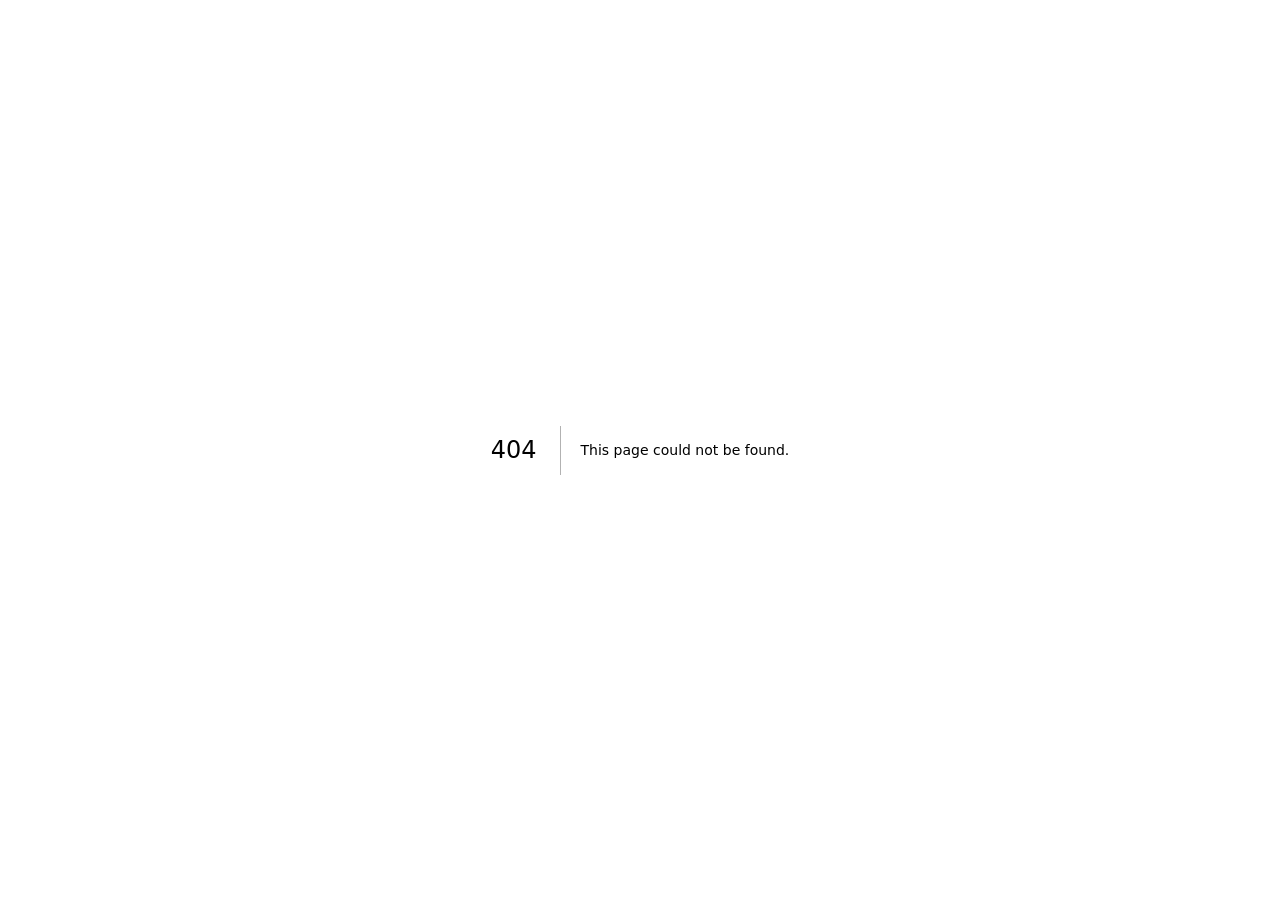
<file: 404/index.html>
<!DOCTYPE html><html lang="ja" data-theme="fresh" class="noto_sans_jp_96e232d8-module__rjGCqG__variable geist_mono_8d43a2aa-module__8Li5zG__variable h-full antialiased"><head><meta charSet="utf-8"/><meta name="viewport" content="width=device-width, initial-scale=1"/><link rel="stylesheet" href="/_next/static/chunks/1aujye241hgap.css" data-precedence="next"/><link rel="stylesheet" href="/_next/static/chunks/06ulu8gaqpy16.css" data-precedence="next"/><link rel="preload" as="script" fetchPriority="low" href="/_next/static/chunks/3mc6dra1m0098.js"/><script src="/_next/static/chunks/2i51e627rllld.js" async=""></script><script src="/_next/static/chunks/27t_qfc-3_lzs.js" async=""></script><script src="/_next/static/chunks/42ru0snkltfss.js" async=""></script><script src="/_next/static/chunks/turbopack-42ovae8jhbjq2.js" async=""></script><script src="/_next/static/chunks/3yi9_pati2mqo.js" async=""></script><script src="/_next/static/chunks/1is65tzs3r9oi.js" async=""></script><script src="/_next/static/chunks/0841yph1h3x4n.js" async=""></script><script src="/_next/static/chunks/0wg6uhsfoakvl.js" async=""></script><meta name="robots" content="noindex"/><title>TopicStream</title><meta name="description" content="雑談配信向けの話題マインドマップ。クリックで関連トークが広がります。"/><link rel="icon" href="/favicon.ico?favicon.2vob68tjqpejf.ico" sizes="256x256" type="image/x-icon"/><meta name="next-size-adjust" content=""/><title>404: This page could not be found.</title><script src="/_next/static/chunks/0cz1d0mv5g_q7.js" noModule=""></script></head><body class="flex min-h-full flex-col"><div hidden=""><!--$--><!--/$--></div><div style="font-family:system-ui,&quot;Segoe UI&quot;,Roboto,Helvetica,Arial,sans-serif,&quot;Apple Color Emoji&quot;,&quot;Segoe UI Emoji&quot;;height:100vh;text-align:center;display:flex;flex-direction:column;align-items:center;justify-content:center"><div><style>body{color:#000;background:#fff;margin:0}.next-error-h1{border-right:1px solid rgba(0,0,0,.3)}@media (prefers-color-scheme:dark){body{color:#fff;background:#000}.next-error-h1{border-right:1px solid rgba(255,255,255,.3)}}</style><h1 class="next-error-h1" style="display:inline-block;margin:0 20px 0 0;padding:0 23px 0 0;font-size:24px;font-weight:500;vertical-align:top;line-height:49px">404</h1><div style="display:inline-block"><h2 style="font-size:14px;font-weight:400;line-height:49px;margin:0">This page could not be found.</h2></div></div></div><!--$--><!--/$--><section aria-label="Notifications alt+T" tabindex="-1" aria-live="polite" aria-relevant="additions text" aria-atomic="false" data-react-aria-top-layer="true"></section><script src="/_next/static/chunks/3mc6dra1m0098.js" id="_R_" async=""></script><script>(self.__next_f=self.__next_f||[]).push([0])</script><script>self.__next_f.push([1,"1:\"$Sreact.fragment\"\n2:I[63962,[\"/_next/static/chunks/3yi9_pati2mqo.js\",\"/_next/static/chunks/1is65tzs3r9oi.js\",\"/_next/static/chunks/0841yph1h3x4n.js\",\"/_next/static/chunks/0wg6uhsfoakvl.js\"],\"AppProviders\"]\n3:I[39756,[\"/_next/static/chunks/3yi9_pati2mqo.js\",\"/_next/static/chunks/1is65tzs3r9oi.js\",\"/_next/static/chunks/0841yph1h3x4n.js\",\"/_next/static/chunks/0wg6uhsfoakvl.js\"],\"default\"]\n4:I[37457,[\"/_next/static/chunks/3yi9_pati2mqo.js\",\"/_next/static/chunks/1is65tzs3r9oi.js\",\"/_next/static/chunks/0841yph1h3x4n.js\",\"/_next/static/chunks/0wg6uhsfoakvl.js\"],\"default\"]\n5:I[97367,[\"/_next/static/chunks/3yi9_pati2mqo.js\",\"/_next/static/chunks/1is65tzs3r9oi.js\",\"/_next/static/chunks/0841yph1h3x4n.js\",\"/_next/static/chunks/0wg6uhsfoakvl.js\"],\"OutletBoundary\"]\n6:\"$Sreact.suspense\"\n9:I[97367,[\"/_next/static/chunks/3yi9_pati2mqo.js\",\"/_next/static/chunks/1is65tzs3r9oi.js\",\"/_next/static/chunks/0841yph1h3x4n.js\",\"/_next/static/chunks/0wg6uhsfoakvl.js\"],\"ViewportBoundary\"]\nb:I[97367,[\"/_next/static/chunks/3yi9_pati2mqo.js\",\"/_next/static/chunks/1is65tzs3r9oi.js\",\"/_next/static/chunks/0841yph1h3x4n.js\",\"/_next/static/chunks/0wg6uhsfoakvl.js\"],\"MetadataBoundary\"]\nd:I[68027,[\"/_next/static/chunks/3yi9_pati2mqo.js\",\"/_next/static/chunks/1is65tzs3r9oi.js\",\"/_next/static/chunks/0841yph1h3x4n.js\",\"/_next/static/chunks/0wg6uhsfoakvl.js\"],\"default\",1]\n:HL[\"/_next/static/chunks/1aujye241hgap.css\",\"style\"]\n:HL[\"/_next/static/chunks/06ulu8gaqpy16.css\",\"style\"]\n8:X\n0:{\"P\":null,\"c\":[\"\",\"_not-found\",\"\"],\"q\":\"\",\"i\":false,\"f\":[[[\"\",{\"children\":[\"/_not-found\",{\"children\":[\"__PAGE__\",{},\"$undefined\",\"$undefined\",4608]},\"$undefined\",\"$undefined\",4608]},\"$undefined\",\"$undefined\",4624],[[\"$\",\"$1\",\"c\",{\"children\":[[[\"$\",\"link\",\"0\",{\"rel\":\"stylesheet\",\"href\":\"/_next/static/chunks/1aujye241hgap.css\",\"precedence\":\"next\",\"crossOrigin\":\"$undefined\",\"nonce\":\"$undefined\"}],[\"$\",\"link\",\"1\",{\"rel\":\"stylesheet\",\"href\":\"/_next/static/chunks/06ulu8gaqpy16.css\",\"precedence\":\"next\",\"crossOrigin\":\"$undefined\",\"nonce\":\"$undefined\"}],[\"$\",\"script\",\"script-0\",{\"src\":\"/_next/static/chunks/3yi9_pati2mqo.js\",\"async\":true,\"nonce\":\"$undefined\"}],[\"$\",\"script\",\"script-1\",{\"src\":\"/_next/static/chunks/1is65tzs3r9oi.js\",\"async\":true,\"nonce\":\"$undefined\"}],[\"$\",\"script\",\"script-2\",{\"src\":\"/_next/static/chunks/0841yph1h3x4n.js\",\"async\":true,\"nonce\":\"$undefined\"}],[\"$\",\"script\",\"script-3\",{\"src\":\"/_next/static/chunks/0wg6uhsfoakvl.js\",\"async\":true,\"nonce\":\"$undefined\"}]],[\"$\",\"html\",null,{\"lang\":\"ja\",\"data-theme\":\"fresh\",\"suppressHydrationWarning\":true,\"className\":\"noto_sans_jp_96e232d8-module__rjGCqG__variable geist_mono_8d43a2aa-module__8Li5zG__variable h-full antialiased\",\"children\":[\"$\",\"body\",null,{\"className\":\"flex min-h-full flex-col\",\"children\":[\"$\",\"$L2\",null,{\"children\":[\"$\",\"$L3\",null,{\"parallelRouterKey\":\"children\",\"error\":\"$undefined\",\"errorStyles\":\"$undefined\",\"errorScripts\":\"$undefined\",\"template\":[\"$\",\"$L4\",null,{}],\"templateStyles\":\"$undefined\",\"templateScripts\":\"$undefined\",\"notFound\":[[[\"$\",\"title\",null,{\"children\":\"404: This page could not be found.\"}],[\"$\",\"div\",null,{\"style\":{\"fontFamily\":\"system-ui,\\\"Segoe UI\\\",Roboto,Helvetica,Arial,sans-serif,\\\"Apple Color Emoji\\\",\\\"Segoe UI Emoji\\\"\",\"height\":\"100vh\",\"textAlign\":\"center\",\"display\":\"flex\",\"flexDirection\":\"column\",\"alignItems\":\"center\",\"justifyContent\":\"center\"},\"children\":[\"$\",\"div\",null,{\"children\":[[\"$\",\"style\",null,{\"dangerouslySetInnerHTML\":{\"__html\":\"body{color:#000;background:#fff;margin:0}.next-error-h1{border-right:1px solid rgba(0,0,0,.3)}@media (prefers-color-scheme:dark){body{color:#fff;background:#000}.next-error-h1{border-right:1px solid rgba(255,255,255,.3)}}\"}}],[\"$\",\"h1\",null,{\"className\":\"next-error-h1\",\"style\":{\"display\":\"inline-block\",\"margin\":\"0 20px 0 0\",\"padding\":\"0 23px 0 0\",\"fontSize\":24,\"fontWeight\":500,\"verticalAlign\":\"top\",\"lineHeight\":\"49px\"},\"children\":404}],[\"$\",\"div\",null,{\"style\":{\"display\":\"inline-block\"},\"children\":[\"$\",\"h2\",null,{\"style\":{\"fontSize\":14,\"fontWeight\":400,\"lineHeight\":\"49px\",\"margin\":0},\"children\":\"This page could not be found.\"}]}]]}]}]],[]],\"forbidden\":\"$undefined\",\"unauthorized\":\"$undefined\"}]}]}]}]]}],{\"children\":[[\"$\",\"$1\",\"c\",{\"children\":[null,[\"$\",\"$L3\",null,{\"parallelRouterKey\":\"children\",\"error\":\"$undefined\",\"errorStyles\":\"$undefined\",\"errorScripts\":\"$undefined\",\"template\":[\"$\",\"$L4\",null,{}],\"templateStyles\":\"$undefined\",\"templateScripts\":\"$undefined\",\"notFound\":\"$undefined\",\"forbidden\":\"$undefined\",\"unauthorized\":\"$undefined\"}]]}],{\"children\":[[\"$\",\"$1\",\"c\",{\"children\":[[[\"$\",\"title\",null,{\"children\":\"404: This page could not be found.\"}],[\"$\",\"div\",null,{\"style\":\"$0:f:0:1:0:props:children:1:props:children:props:children:props:children:props:notFound:0:1:props:style\",\"children\":[\"$\",\"div\",null,{\"children\":[[\"$\",\"style\",null,{\"dangerouslySetInnerHTML\":{\"__html\":\"body{color:#000;background:#fff;margin:0}.next-error-h1{border-right:1px solid rgba(0,0,0,.3)}@media (prefers-color-scheme:dark){body{color:#fff;background:#000}.next-error-h1{border-right:1px solid rgba(255,255,255,.3)}}\"}}],[\"$\",\"h1\",null,{\"className\":\"next-error-h1\",\"style\":\"$0:f:0:1:0:props:children:1:props:children:props:children:props:children:props:notFound:0:1:props:children:props:children:1:props:style\",\"children\":404}],[\"$\",\"div\",null,{\"style\":\"$0:f:0:1:0:props:children:1:props:children:props:children:props:children:props:notFound:0:1:props:children:props:children:2:props:style\",\"children\":[\"$\",\"h2\",null,{\"style\":\"$0:f:0:1:0:props:children:1:props:children:props:children:props:children:props:notFound:0:1:props:children:props:children:2:props:children:props:style\",\"children\":\"This page could not be found.\"}]}]]}]}]],null,[\"$\",\"$L5\",null,{\"children\":[\"$\",\"$6\",null,{\"name\":\"Next.MetadataOutlet\",\"children\":\"$@7\"}]}]]}],{},null,false,null]},null,false,\"$8\"]},null,false,null],[\"$\",\"$1\",\"h\",{\"children\":[[\"$\",\"meta\",null,{\"name\":\"robots\",\"content\":\"noindex\"}],[\"$\",\"$L9\",null,{\"children\":\"$La\"}],[\"$\",\"div\",null,{\"hidden\":true,\"children\":[\"$\",\"$Lb\",null,{\"children\":[\"$\",\"$6\",null,{\"name\":\"Next.Metadata\",\"children\":\"$Lc\"}]}]}],[\"$\",\"meta\",null,{\"name\":\"next-size-adjust\",\"content\":\"\"}]]}],false]],\"m\":\"$undefined\",\"G\":[\"$d\",[[\"$\",\"link\",\"0\",{\"rel\":\"stylesheet\",\"href\":\"/_next/static/chunks/1aujye241hgap.css\",\"precedence\":\"next\",\"crossOrigin\":\"$undefined\",\"nonce\":\"$undefined\"}],[\"$\",\"link\",\"1\",{\"rel\":\"stylesheet\",\"href\":\"/_next/static/chunks/06ulu8gaqpy16.css\",\"precedence\":\"next\",\"crossOrigin\":\"$undefined\",\"nonce\":\"$undefined\"}]]],\"S\":true,\"h\":null,\"r\":\"$undefined\",\"s\":\"$undefined\",\"a\":\"$undefined\",\"l\":\"$undefined\",\"p\":\"$undefined\",\"d\":\"$undefined\",\"b\":\"DWi62htsOmiZ77rrHkszu\"}\n8:C\na:[[\"$\",\"meta\",\"0\",{\"charSet\":\"utf-8\"}],[\"$\",\"meta\",\"1\",{\"name\":\"viewport\",\"content\":\"width=device-width, initial-scale=1\"}]]\ne:I[27201,[\"/_next/static/chunks/3yi9_pati2mqo.js\",\"/_next/static/chunks/1is65tzs3r9oi.js\",\"/_next/static/chunks/0841yph1h3x4n.js\",\"/_next/static/chunks/0wg6uhsfoakvl.js\"],\"IconMark\"]\n7:null\nc:[[\"$\",\"title\",\"0\",{\"children\":\"TopicStream\"}],[\"$\",\"meta\",\"1\",{\"name\":\"description\",\"content\":\"雑談配信向けの話題マインドマップ。クリックで関連トークが広がります。\"}],[\"$\",\"link\",\"2\",{\"rel\":\"icon\",\"href\":\"/favicon.ico?favicon.2vob68tjqpejf.ico\",\"sizes\":\"256x256\",\"type\":\"image/x-icon\"}],[\"$\",\"$Le\",\"3\",{}]]\n"])</script></body></html>
</file>
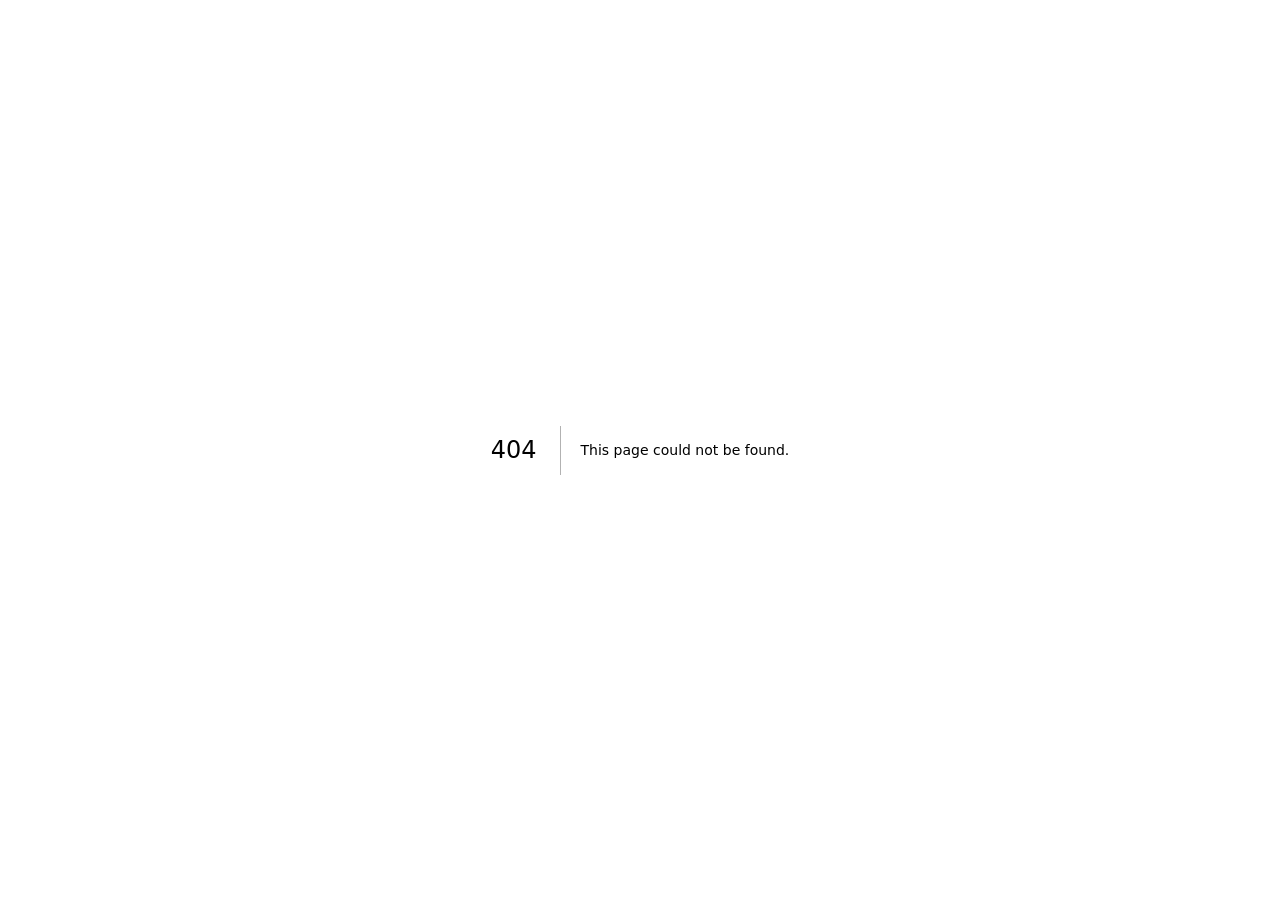
<file: _not-found/index.html>
<!DOCTYPE html><html lang="ja" data-theme="fresh" class="noto_sans_jp_96e232d8-module__rjGCqG__variable geist_mono_8d43a2aa-module__8Li5zG__variable h-full antialiased"><head><meta charSet="utf-8"/><meta name="viewport" content="width=device-width, initial-scale=1"/><link rel="stylesheet" href="/_next/static/chunks/1aujye241hgap.css" data-precedence="next"/><link rel="stylesheet" href="/_next/static/chunks/1-38yeitiitpi.css" data-precedence="next"/><link rel="preload" as="script" fetchPriority="low" href="/_next/static/chunks/3mc6dra1m0098.js"/><script src="/_next/static/chunks/2i51e627rllld.js" async=""></script><script src="/_next/static/chunks/27t_qfc-3_lzs.js" async=""></script><script src="/_next/static/chunks/42ru0snkltfss.js" async=""></script><script src="/_next/static/chunks/turbopack-42ovae8jhbjq2.js" async=""></script><script src="/_next/static/chunks/2uv0i5q-gn4qk.js" async=""></script><script src="/_next/static/chunks/3072x8oes0aru.js" async=""></script><script src="/_next/static/chunks/3klzmyz75li2_.js" async=""></script><meta name="robots" content="noindex"/><title>TopicStream</title><meta name="description" content="雑談配信向けの話題マインドマップ。クリックで関連トークが広がります。"/><meta name="next-size-adjust" content=""/><title>404: This page could not be found.</title><script src="/_next/static/chunks/0cz1d0mv5g_q7.js" noModule=""></script></head><body class="flex min-h-full flex-col"><div hidden=""><!--$--><!--/$--></div><div style="font-family:system-ui,&quot;Segoe UI&quot;,Roboto,Helvetica,Arial,sans-serif,&quot;Apple Color Emoji&quot;,&quot;Segoe UI Emoji&quot;;height:100vh;text-align:center;display:flex;flex-direction:column;align-items:center;justify-content:center"><div><style>body{color:#000;background:#fff;margin:0}.next-error-h1{border-right:1px solid rgba(0,0,0,.3)}@media (prefers-color-scheme:dark){body{color:#fff;background:#000}.next-error-h1{border-right:1px solid rgba(255,255,255,.3)}}</style><h1 class="next-error-h1" style="display:inline-block;margin:0 20px 0 0;padding:0 23px 0 0;font-size:24px;font-weight:500;vertical-align:top;line-height:49px">404</h1><div style="display:inline-block"><h2 style="font-size:14px;font-weight:400;line-height:49px;margin:0">This page could not be found.</h2></div></div></div><!--$--><!--/$--><section aria-label="Notifications alt+T" tabindex="-1" aria-live="polite" aria-relevant="additions text" aria-atomic="false" data-react-aria-top-layer="true"></section><script src="/_next/static/chunks/3mc6dra1m0098.js" id="_R_" async=""></script><script>(self.__next_f=self.__next_f||[]).push([0])</script><script>self.__next_f.push([1,"1:\"$Sreact.fragment\"\n2:I[63962,[\"/_next/static/chunks/2uv0i5q-gn4qk.js\",\"/_next/static/chunks/3072x8oes0aru.js\",\"/_next/static/chunks/3klzmyz75li2_.js\"],\"AppProviders\"]\n3:I[39756,[\"/_next/static/chunks/2uv0i5q-gn4qk.js\",\"/_next/static/chunks/3072x8oes0aru.js\",\"/_next/static/chunks/3klzmyz75li2_.js\"],\"default\"]\n4:I[37457,[\"/_next/static/chunks/2uv0i5q-gn4qk.js\",\"/_next/static/chunks/3072x8oes0aru.js\",\"/_next/static/chunks/3klzmyz75li2_.js\"],\"default\"]\n5:I[97367,[\"/_next/static/chunks/2uv0i5q-gn4qk.js\",\"/_next/static/chunks/3072x8oes0aru.js\",\"/_next/static/chunks/3klzmyz75li2_.js\"],\"OutletBoundary\"]\n6:\"$Sreact.suspense\"\n9:I[97367,[\"/_next/static/chunks/2uv0i5q-gn4qk.js\",\"/_next/static/chunks/3072x8oes0aru.js\",\"/_next/static/chunks/3klzmyz75li2_.js\"],\"ViewportBoundary\"]\nb:I[97367,[\"/_next/static/chunks/2uv0i5q-gn4qk.js\",\"/_next/static/chunks/3072x8oes0aru.js\",\"/_next/static/chunks/3klzmyz75li2_.js\"],\"MetadataBoundary\"]\nd:I[68027,[\"/_next/static/chunks/2uv0i5q-gn4qk.js\",\"/_next/static/chunks/3072x8oes0aru.js\",\"/_next/static/chunks/3klzmyz75li2_.js\"],\"default\",1]\n:HL[\"/_next/static/chunks/1aujye241hgap.css\",\"style\"]\n:HL[\"/_next/static/chunks/1-38yeitiitpi.css\",\"style\"]\n8:X\n0:{\"P\":null,\"c\":[\"\",\"_not-found\",\"\"],\"q\":\"\",\"i\":false,\"f\":[[[\"\",{\"children\":[\"/_not-found\",{\"children\":[\"__PAGE__\",{},\"$undefined\",\"$undefined\",4608]},\"$undefined\",\"$undefined\",4608]},\"$undefined\",\"$undefined\",4624],[[\"$\",\"$1\",\"c\",{\"children\":[[[\"$\",\"link\",\"0\",{\"rel\":\"stylesheet\",\"href\":\"/_next/static/chunks/1aujye241hgap.css\",\"precedence\":\"next\",\"crossOrigin\":\"$undefined\",\"nonce\":\"$undefined\"}],[\"$\",\"link\",\"1\",{\"rel\":\"stylesheet\",\"href\":\"/_next/static/chunks/1-38yeitiitpi.css\",\"precedence\":\"next\",\"crossOrigin\":\"$undefined\",\"nonce\":\"$undefined\"}],[\"$\",\"script\",\"script-0\",{\"src\":\"/_next/static/chunks/2uv0i5q-gn4qk.js\",\"async\":true,\"nonce\":\"$undefined\"}],[\"$\",\"script\",\"script-1\",{\"src\":\"/_next/static/chunks/3072x8oes0aru.js\",\"async\":true,\"nonce\":\"$undefined\"}],[\"$\",\"script\",\"script-2\",{\"src\":\"/_next/static/chunks/3klzmyz75li2_.js\",\"async\":true,\"nonce\":\"$undefined\"}]],[\"$\",\"html\",null,{\"lang\":\"ja\",\"data-theme\":\"fresh\",\"suppressHydrationWarning\":true,\"className\":\"noto_sans_jp_96e232d8-module__rjGCqG__variable geist_mono_8d43a2aa-module__8Li5zG__variable h-full antialiased\",\"children\":[\"$\",\"body\",null,{\"className\":\"flex min-h-full flex-col\",\"children\":[\"$\",\"$L2\",null,{\"children\":[\"$\",\"$L3\",null,{\"parallelRouterKey\":\"children\",\"error\":\"$undefined\",\"errorStyles\":\"$undefined\",\"errorScripts\":\"$undefined\",\"template\":[\"$\",\"$L4\",null,{}],\"templateStyles\":\"$undefined\",\"templateScripts\":\"$undefined\",\"notFound\":[[[\"$\",\"title\",null,{\"children\":\"404: This page could not be found.\"}],[\"$\",\"div\",null,{\"style\":{\"fontFamily\":\"system-ui,\\\"Segoe UI\\\",Roboto,Helvetica,Arial,sans-serif,\\\"Apple Color Emoji\\\",\\\"Segoe UI Emoji\\\"\",\"height\":\"100vh\",\"textAlign\":\"center\",\"display\":\"flex\",\"flexDirection\":\"column\",\"alignItems\":\"center\",\"justifyContent\":\"center\"},\"children\":[\"$\",\"div\",null,{\"children\":[[\"$\",\"style\",null,{\"dangerouslySetInnerHTML\":{\"__html\":\"body{color:#000;background:#fff;margin:0}.next-error-h1{border-right:1px solid rgba(0,0,0,.3)}@media (prefers-color-scheme:dark){body{color:#fff;background:#000}.next-error-h1{border-right:1px solid rgba(255,255,255,.3)}}\"}}],[\"$\",\"h1\",null,{\"className\":\"next-error-h1\",\"style\":{\"display\":\"inline-block\",\"margin\":\"0 20px 0 0\",\"padding\":\"0 23px 0 0\",\"fontSize\":24,\"fontWeight\":500,\"verticalAlign\":\"top\",\"lineHeight\":\"49px\"},\"children\":404}],[\"$\",\"div\",null,{\"style\":{\"display\":\"inline-block\"},\"children\":[\"$\",\"h2\",null,{\"style\":{\"fontSize\":14,\"fontWeight\":400,\"lineHeight\":\"49px\",\"margin\":0},\"children\":\"This page could not be found.\"}]}]]}]}]],[]],\"forbidden\":\"$undefined\",\"unauthorized\":\"$undefined\"}]}]}]}]]}],{\"children\":[[\"$\",\"$1\",\"c\",{\"children\":[null,[\"$\",\"$L3\",null,{\"parallelRouterKey\":\"children\",\"error\":\"$undefined\",\"errorStyles\":\"$undefined\",\"errorScripts\":\"$undefined\",\"template\":[\"$\",\"$L4\",null,{}],\"templateStyles\":\"$undefined\",\"templateScripts\":\"$undefined\",\"notFound\":\"$undefined\",\"forbidden\":\"$undefined\",\"unauthorized\":\"$undefined\"}]]}],{\"children\":[[\"$\",\"$1\",\"c\",{\"children\":[[[\"$\",\"title\",null,{\"children\":\"404: This page could not be found.\"}],[\"$\",\"div\",null,{\"style\":\"$0:f:0:1:0:props:children:1:props:children:props:children:props:children:props:notFound:0:1:props:style\",\"children\":[\"$\",\"div\",null,{\"children\":[[\"$\",\"style\",null,{\"dangerouslySetInnerHTML\":{\"__html\":\"body{color:#000;background:#fff;margin:0}.next-error-h1{border-right:1px solid rgba(0,0,0,.3)}@media (prefers-color-scheme:dark){body{color:#fff;background:#000}.next-error-h1{border-right:1px solid rgba(255,255,255,.3)}}\"}}],[\"$\",\"h1\",null,{\"className\":\"next-error-h1\",\"style\":\"$0:f:0:1:0:props:children:1:props:children:props:children:props:children:props:notFound:0:1:props:children:props:children:1:props:style\",\"children\":404}],[\"$\",\"div\",null,{\"style\":\"$0:f:0:1:0:props:children:1:props:children:props:children:props:children:props:notFound:0:1:props:children:props:children:2:props:style\",\"children\":[\"$\",\"h2\",null,{\"style\":\"$0:f:0:1:0:props:children:1:props:children:props:children:props:children:props:notFound:0:1:props:children:props:children:2:props:children:props:style\",\"children\":\"This page could not be found.\"}]}]]}]}]],null,[\"$\",\"$L5\",null,{\"children\":[\"$\",\"$6\",null,{\"name\":\"Next.MetadataOutlet\",\"children\":\"$@7\"}]}]]}],{},null,false,null]},null,false,\"$8\"]},null,false,null],[\"$\",\"$1\",\"h\",{\"children\":[[\"$\",\"meta\",null,{\"name\":\"robots\",\"content\":\"noindex\"}],[\"$\",\"$L9\",null,{\"children\":\"$La\"}],[\"$\",\"div\",null,{\"hidden\":true,\"children\":[\"$\",\"$Lb\",null,{\"children\":[\"$\",\"$6\",null,{\"name\":\"Next.Metadata\",\"children\":\"$Lc\"}]}]}],[\"$\",\"meta\",null,{\"name\":\"next-size-adjust\",\"content\":\"\"}]]}],false]],\"m\":\"$undefined\",\"G\":[\"$d\",[[\"$\",\"link\",\"0\",{\"rel\":\"stylesheet\",\"href\":\"/_next/static/chunks/1aujye241hgap.css\",\"precedence\":\"next\",\"crossOrigin\":\"$undefined\",\"nonce\":\"$undefined\"}],[\"$\",\"link\",\"1\",{\"rel\":\"stylesheet\",\"href\":\"/_next/static/chunks/1-38yeitiitpi.css\",\"precedence\":\"next\",\"crossOrigin\":\"$undefined\",\"nonce\":\"$undefined\"}]]],\"S\":true,\"h\":null,\"r\":\"$undefined\",\"s\":\"$undefined\",\"a\":\"$undefined\",\"l\":\"$undefined\",\"p\":\"$undefined\",\"d\":\"$undefined\",\"b\":\"c2BQKYlG9c5VHz_7FMCk4\"}\n8:C\na:[[\"$\",\"meta\",\"0\",{\"charSet\":\"utf-8\"}],[\"$\",\"meta\",\"1\",{\"name\":\"viewport\",\"content\":\"width=device-width, initial-scale=1\"}]]\n7:null\nc:[[\"$\",\"title\",\"0\",{\"children\":\"TopicStream\"}],[\"$\",\"meta\",\"1\",{\"name\":\"description\",\"content\":\"雑談配信向けの話題マインドマップ。クリックで関連トークが広がります。\"}]]\n"])</script></body></html>
</file>
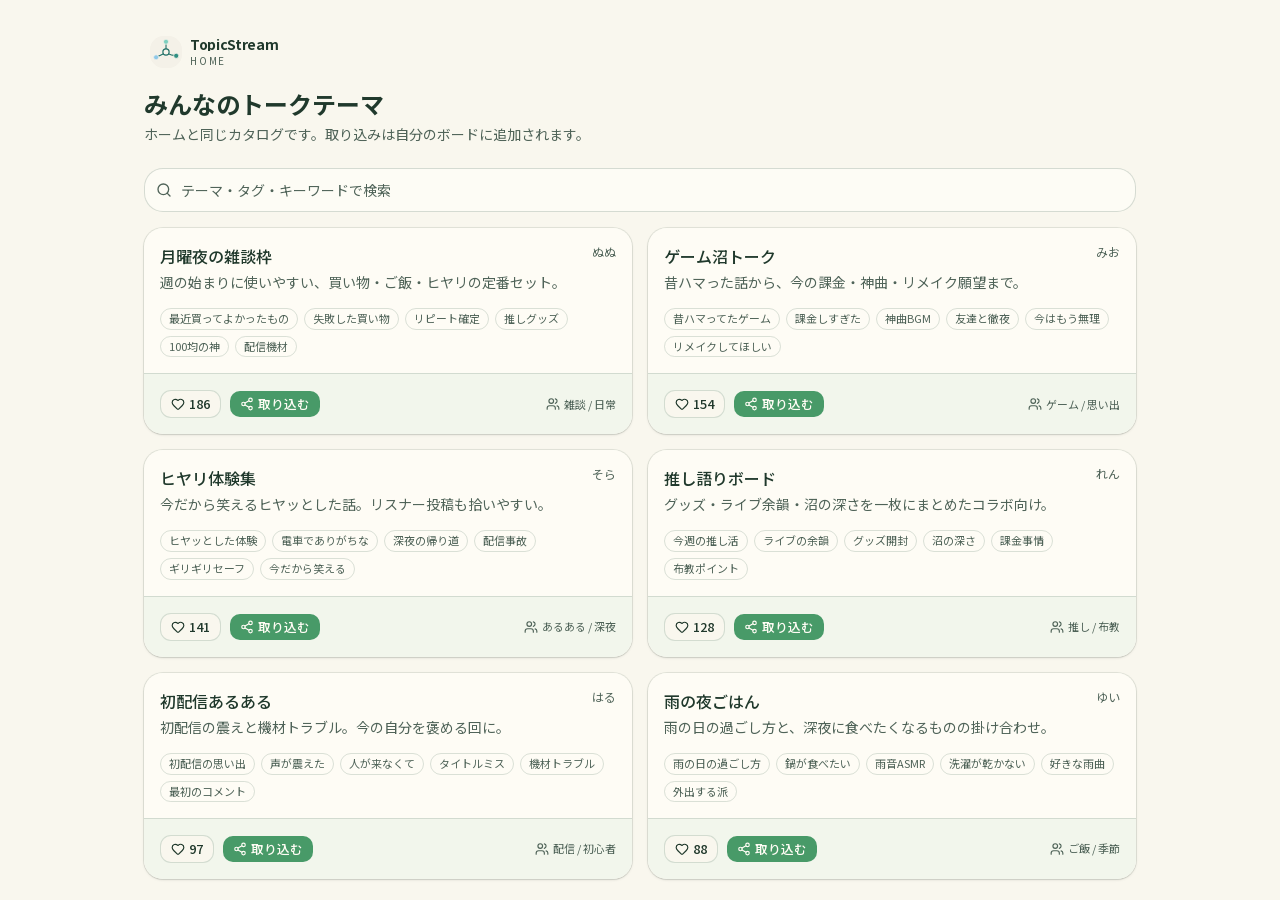
<file: community/index.html>
<!DOCTYPE html><html lang="ja" data-theme="fresh" class="noto_sans_jp_96e232d8-module__rjGCqG__variable geist_mono_8d43a2aa-module__8Li5zG__variable h-full antialiased"><head><meta charSet="utf-8"/><meta name="viewport" content="width=device-width, initial-scale=1"/><link rel="preload" href="/_next/static/media/797e433ab948586e-s.p.0r6juujl39pe6.woff2" as="font" crossorigin="" type="font/woff2"/><link rel="preload" href="/_next/static/media/ad9c66e761fed85a-s.p.17y412u0mab7-.woff2" as="font" crossorigin="" type="font/woff2"/><link rel="preload" as="image" href="/topicstream-logo.svg"/><link rel="stylesheet" href="/_next/static/chunks/1aujye241hgap.css" data-precedence="next"/><link rel="stylesheet" href="/_next/static/chunks/06ulu8gaqpy16.css" data-precedence="next"/><link rel="preload" as="script" fetchPriority="low" href="/_next/static/chunks/3mc6dra1m0098.js"/><script src="/_next/static/chunks/2i51e627rllld.js" async=""></script><script src="/_next/static/chunks/27t_qfc-3_lzs.js" async=""></script><script src="/_next/static/chunks/42ru0snkltfss.js" async=""></script><script src="/_next/static/chunks/turbopack-42ovae8jhbjq2.js" async=""></script><script src="/_next/static/chunks/3yi9_pati2mqo.js" async=""></script><script src="/_next/static/chunks/1is65tzs3r9oi.js" async=""></script><script src="/_next/static/chunks/0841yph1h3x4n.js" async=""></script><script src="/_next/static/chunks/0wg6uhsfoakvl.js" async=""></script><script src="/_next/static/chunks/3zv6rywduhrwj.js" async=""></script><script src="/_next/static/chunks/3z71l0yoag_aa.js" async=""></script><title>TopicStream</title><meta name="description" content="雑談配信向けの話題マインドマップ。クリックで関連トークが広がります。"/><link rel="icon" href="/favicon.ico?favicon.2vob68tjqpejf.ico" sizes="256x256" type="image/x-icon"/><meta name="next-size-adjust" content=""/><script src="/_next/static/chunks/0cz1d0mv5g_q7.js" noModule=""></script></head><body class="flex min-h-full flex-col"><div hidden=""><!--$--><!--/$--></div><div class="mx-auto flex min-h-svh w-full max-w-5xl flex-col px-4 py-8"><header class="mb-6"><button type="button" class="flex min-w-0 items-center gap-2 rounded-xl px-1.5 py-1 text-left transition hover:bg-muted/60" aria-label="TopicStream のホームへ"><img src="/topicstream-logo.svg" alt="" width="32" height="32" class="size-7 shrink-0 rounded-lg sm:size-8"/><span class="min-w-0"><span class="block truncate text-sm font-semibold leading-none tracking-tight">TopicStream</span><span class="mt-0.5 hidden text-[10px] tracking-[0.18em] text-muted-foreground sm:block">HOME</span></span></button><h1 class="mt-4 text-2xl font-semibold">みんなのトークテーマ</h1><p class="mt-1 text-sm text-muted-foreground">ホームと同じカタログです。取り込みは自分のボードに追加されます。</p></header><section id="community" class="w-full scroll-mt-24"><label class="relative mb-4 block"><svg xmlns="http://www.w3.org/2000/svg" width="24" height="24" viewBox="0 0 24 24" fill="none" stroke="currentColor" stroke-width="2" stroke-linecap="round" stroke-linejoin="round" class="lucide lucide-search pointer-events-none absolute top-1/2 left-3 size-4 -translate-y-1/2 text-muted-foreground" aria-hidden="true"><path d="m21 21-4.34-4.34"></path><circle cx="11" cy="11" r="8"></circle></svg><input id="base-ui-_R_2clubtb_" data-slot="input" placeholder="テーマ・タグ・キーワードで検索" aria-label="テーマを検索" class="w-full min-w-0 border border-input px-2.5 py-1 text-base transition-colors outline-none file:inline-flex file:h-6 file:border-0 file:bg-transparent file:text-sm file:font-medium file:text-foreground placeholder:text-muted-foreground focus-visible:border-ring focus-visible:ring-3 focus-visible:ring-ring/50 disabled:pointer-events-none disabled:cursor-not-allowed disabled:bg-input/50 disabled:opacity-50 aria-invalid:border-destructive aria-invalid:ring-3 aria-invalid:ring-destructive/20 md:text-sm dark:bg-input/30 dark:disabled:bg-input/80 dark:aria-invalid:border-destructive/50 dark:aria-invalid:ring-destructive/40 h-11 rounded-xl pl-9 bg-card/70" value=""/></label><ul class="grid gap-4 sm:grid-cols-2"><li><div data-slot="card" data-size="default" class="group/card flex flex-col gap-(--card-spacing) overflow-hidden rounded-xl py-(--card-spacing) text-sm text-card-foreground ring-1 ring-foreground/10 [--card-spacing:--spacing(4)] has-data-[slot=card-footer]:pb-0 has-[&gt;img:first-child]:pt-0 data-[size=sm]:[--card-spacing:--spacing(3)] data-[size=sm]:has-data-[slot=card-footer]:pb-0 *:[img:first-child]:rounded-t-xl *:[img:last-child]:rounded-b-xl h-full border-border/70 bg-card/80 shadow-sm"><div data-slot="card-header" class="group/card-header @container/card-header grid auto-rows-min items-start gap-1 rounded-t-xl px-(--card-spacing) has-data-[slot=card-action]:grid-cols-[1fr_auto] has-data-[slot=card-description]:grid-rows-[auto_auto] [.border-b]:pb-(--card-spacing)"><div data-slot="card-title" class="font-heading font-medium group-data-[size=sm]/card:text-sm flex items-start justify-between gap-2 text-base"><span>月曜夜の雑談枠</span><span class="text-xs font-normal text-muted-foreground">ぬぬ</span></div><div data-slot="card-description" class="text-sm text-muted-foreground">週の始まりに使いやすい、買い物・ご飯・ヒヤリの定番セット。</div></div><div data-slot="card-content" class="px-(--card-spacing) flex flex-wrap gap-1.5"><span class="rounded-full border border-border px-2 py-0.5 text-[11px] text-muted-foreground">最近買ってよかったもの</span><span class="rounded-full border border-border px-2 py-0.5 text-[11px] text-muted-foreground">失敗した買い物</span><span class="rounded-full border border-border px-2 py-0.5 text-[11px] text-muted-foreground">リピート確定</span><span class="rounded-full border border-border px-2 py-0.5 text-[11px] text-muted-foreground">推しグッズ</span><span class="rounded-full border border-border px-2 py-0.5 text-[11px] text-muted-foreground">100均の神</span><span class="rounded-full border border-border px-2 py-0.5 text-[11px] text-muted-foreground">配信機材</span></div><div data-slot="card-footer" class="items-center rounded-b-xl border-t bg-muted/50 p-(--card-spacing) flex flex-wrap gap-2"><button type="button" tabindex="0" data-slot="button" class="group/button inline-flex shrink-0 items-center justify-center border bg-clip-padding font-medium whitespace-nowrap transition-all outline-none select-none focus-visible:border-ring focus-visible:ring-3 focus-visible:ring-ring/50 active:not-aria-[haspopup]:translate-y-px disabled:pointer-events-none disabled:opacity-50 aria-invalid:border-destructive aria-invalid:ring-3 aria-invalid:ring-destructive/20 dark:aria-invalid:border-destructive/50 dark:aria-invalid:ring-destructive/40 [&amp;_svg]:pointer-events-none [&amp;_svg]:shrink-0 border-border bg-background hover:bg-muted hover:text-foreground aria-expanded:bg-muted aria-expanded:text-foreground dark:border-input dark:bg-input/30 dark:hover:bg-input/50 h-7 gap-1 rounded-[min(var(--radius-md),12px)] px-2.5 text-[0.8rem] in-data-[slot=button-group]:rounded-lg has-data-[icon=inline-end]:pr-1.5 has-data-[icon=inline-start]:pl-1.5 [&amp;_svg:not([class*=&#x27;size-&#x27;])]:size-3.5"><svg xmlns="http://www.w3.org/2000/svg" width="24" height="24" viewBox="0 0 24 24" fill="none" stroke="currentColor" stroke-width="2" stroke-linecap="round" stroke-linejoin="round" class="lucide lucide-heart" aria-hidden="true"><path d="M2 9.5a5.5 5.5 0 0 1 9.591-3.676.56.56 0 0 0 .818 0A5.49 5.49 0 0 1 22 9.5c0 2.29-1.5 4-3 5.5l-5.492 5.313a2 2 0 0 1-3 .019L5 15c-1.5-1.5-3-3.2-3-5.5"></path></svg>186</button><button type="button" tabindex="0" data-slot="button" class="group/button inline-flex shrink-0 items-center justify-center border border-transparent bg-clip-padding font-medium whitespace-nowrap transition-all outline-none select-none focus-visible:border-ring focus-visible:ring-3 focus-visible:ring-ring/50 active:not-aria-[haspopup]:translate-y-px disabled:pointer-events-none disabled:opacity-50 aria-invalid:border-destructive aria-invalid:ring-3 aria-invalid:ring-destructive/20 dark:aria-invalid:border-destructive/50 dark:aria-invalid:ring-destructive/40 [&amp;_svg]:pointer-events-none [&amp;_svg]:shrink-0 bg-primary text-primary-foreground hover:bg-primary/80 h-7 gap-1 rounded-[min(var(--radius-md),12px)] px-2.5 text-[0.8rem] in-data-[slot=button-group]:rounded-lg has-data-[icon=inline-end]:pr-1.5 has-data-[icon=inline-start]:pl-1.5 [&amp;_svg:not([class*=&#x27;size-&#x27;])]:size-3.5"><svg xmlns="http://www.w3.org/2000/svg" width="24" height="24" viewBox="0 0 24 24" fill="none" stroke="currentColor" stroke-width="2" stroke-linecap="round" stroke-linejoin="round" class="lucide lucide-share-2" aria-hidden="true"><circle cx="18" cy="5" r="3"></circle><circle cx="6" cy="12" r="3"></circle><circle cx="18" cy="19" r="3"></circle><line x1="8.59" x2="15.42" y1="13.51" y2="17.49"></line><line x1="15.41" x2="8.59" y1="6.51" y2="10.49"></line></svg>取り込む</button><span class="ml-auto flex items-center gap-1 text-[11px] text-muted-foreground"><svg xmlns="http://www.w3.org/2000/svg" width="24" height="24" viewBox="0 0 24 24" fill="none" stroke="currentColor" stroke-width="2" stroke-linecap="round" stroke-linejoin="round" class="lucide lucide-users size-3.5" aria-hidden="true"><path d="M16 21v-2a4 4 0 0 0-4-4H6a4 4 0 0 0-4 4v2"></path><path d="M16 3.128a4 4 0 0 1 0 7.744"></path><path d="M22 21v-2a4 4 0 0 0-3-3.87"></path><circle cx="9" cy="7" r="4"></circle></svg>雑談 / 日常</span></div></div></li><li><div data-slot="card" data-size="default" class="group/card flex flex-col gap-(--card-spacing) overflow-hidden rounded-xl py-(--card-spacing) text-sm text-card-foreground ring-1 ring-foreground/10 [--card-spacing:--spacing(4)] has-data-[slot=card-footer]:pb-0 has-[&gt;img:first-child]:pt-0 data-[size=sm]:[--card-spacing:--spacing(3)] data-[size=sm]:has-data-[slot=card-footer]:pb-0 *:[img:first-child]:rounded-t-xl *:[img:last-child]:rounded-b-xl h-full border-border/70 bg-card/80 shadow-sm"><div data-slot="card-header" class="group/card-header @container/card-header grid auto-rows-min items-start gap-1 rounded-t-xl px-(--card-spacing) has-data-[slot=card-action]:grid-cols-[1fr_auto] has-data-[slot=card-description]:grid-rows-[auto_auto] [.border-b]:pb-(--card-spacing)"><div data-slot="card-title" class="font-heading font-medium group-data-[size=sm]/card:text-sm flex items-start justify-between gap-2 text-base"><span>ゲーム沼トーク</span><span class="text-xs font-normal text-muted-foreground">みお</span></div><div data-slot="card-description" class="text-sm text-muted-foreground">昔ハマった話から、今の課金・神曲・リメイク願望まで。</div></div><div data-slot="card-content" class="px-(--card-spacing) flex flex-wrap gap-1.5"><span class="rounded-full border border-border px-2 py-0.5 text-[11px] text-muted-foreground">昔ハマってたゲーム</span><span class="rounded-full border border-border px-2 py-0.5 text-[11px] text-muted-foreground">課金しすぎた</span><span class="rounded-full border border-border px-2 py-0.5 text-[11px] text-muted-foreground">神曲BGM</span><span class="rounded-full border border-border px-2 py-0.5 text-[11px] text-muted-foreground">友達と徹夜</span><span class="rounded-full border border-border px-2 py-0.5 text-[11px] text-muted-foreground">今はもう無理</span><span class="rounded-full border border-border px-2 py-0.5 text-[11px] text-muted-foreground">リメイクしてほしい</span></div><div data-slot="card-footer" class="items-center rounded-b-xl border-t bg-muted/50 p-(--card-spacing) flex flex-wrap gap-2"><button type="button" tabindex="0" data-slot="button" class="group/button inline-flex shrink-0 items-center justify-center border bg-clip-padding font-medium whitespace-nowrap transition-all outline-none select-none focus-visible:border-ring focus-visible:ring-3 focus-visible:ring-ring/50 active:not-aria-[haspopup]:translate-y-px disabled:pointer-events-none disabled:opacity-50 aria-invalid:border-destructive aria-invalid:ring-3 aria-invalid:ring-destructive/20 dark:aria-invalid:border-destructive/50 dark:aria-invalid:ring-destructive/40 [&amp;_svg]:pointer-events-none [&amp;_svg]:shrink-0 border-border bg-background hover:bg-muted hover:text-foreground aria-expanded:bg-muted aria-expanded:text-foreground dark:border-input dark:bg-input/30 dark:hover:bg-input/50 h-7 gap-1 rounded-[min(var(--radius-md),12px)] px-2.5 text-[0.8rem] in-data-[slot=button-group]:rounded-lg has-data-[icon=inline-end]:pr-1.5 has-data-[icon=inline-start]:pl-1.5 [&amp;_svg:not([class*=&#x27;size-&#x27;])]:size-3.5"><svg xmlns="http://www.w3.org/2000/svg" width="24" height="24" viewBox="0 0 24 24" fill="none" stroke="currentColor" stroke-width="2" stroke-linecap="round" stroke-linejoin="round" class="lucide lucide-heart" aria-hidden="true"><path d="M2 9.5a5.5 5.5 0 0 1 9.591-3.676.56.56 0 0 0 .818 0A5.49 5.49 0 0 1 22 9.5c0 2.29-1.5 4-3 5.5l-5.492 5.313a2 2 0 0 1-3 .019L5 15c-1.5-1.5-3-3.2-3-5.5"></path></svg>154</button><button type="button" tabindex="0" data-slot="button" class="group/button inline-flex shrink-0 items-center justify-center border border-transparent bg-clip-padding font-medium whitespace-nowrap transition-all outline-none select-none focus-visible:border-ring focus-visible:ring-3 focus-visible:ring-ring/50 active:not-aria-[haspopup]:translate-y-px disabled:pointer-events-none disabled:opacity-50 aria-invalid:border-destructive aria-invalid:ring-3 aria-invalid:ring-destructive/20 dark:aria-invalid:border-destructive/50 dark:aria-invalid:ring-destructive/40 [&amp;_svg]:pointer-events-none [&amp;_svg]:shrink-0 bg-primary text-primary-foreground hover:bg-primary/80 h-7 gap-1 rounded-[min(var(--radius-md),12px)] px-2.5 text-[0.8rem] in-data-[slot=button-group]:rounded-lg has-data-[icon=inline-end]:pr-1.5 has-data-[icon=inline-start]:pl-1.5 [&amp;_svg:not([class*=&#x27;size-&#x27;])]:size-3.5"><svg xmlns="http://www.w3.org/2000/svg" width="24" height="24" viewBox="0 0 24 24" fill="none" stroke="currentColor" stroke-width="2" stroke-linecap="round" stroke-linejoin="round" class="lucide lucide-share-2" aria-hidden="true"><circle cx="18" cy="5" r="3"></circle><circle cx="6" cy="12" r="3"></circle><circle cx="18" cy="19" r="3"></circle><line x1="8.59" x2="15.42" y1="13.51" y2="17.49"></line><line x1="15.41" x2="8.59" y1="6.51" y2="10.49"></line></svg>取り込む</button><span class="ml-auto flex items-center gap-1 text-[11px] text-muted-foreground"><svg xmlns="http://www.w3.org/2000/svg" width="24" height="24" viewBox="0 0 24 24" fill="none" stroke="currentColor" stroke-width="2" stroke-linecap="round" stroke-linejoin="round" class="lucide lucide-users size-3.5" aria-hidden="true"><path d="M16 21v-2a4 4 0 0 0-4-4H6a4 4 0 0 0-4 4v2"></path><path d="M16 3.128a4 4 0 0 1 0 7.744"></path><path d="M22 21v-2a4 4 0 0 0-3-3.87"></path><circle cx="9" cy="7" r="4"></circle></svg>ゲーム / 思い出</span></div></div></li><li><div data-slot="card" data-size="default" class="group/card flex flex-col gap-(--card-spacing) overflow-hidden rounded-xl py-(--card-spacing) text-sm text-card-foreground ring-1 ring-foreground/10 [--card-spacing:--spacing(4)] has-data-[slot=card-footer]:pb-0 has-[&gt;img:first-child]:pt-0 data-[size=sm]:[--card-spacing:--spacing(3)] data-[size=sm]:has-data-[slot=card-footer]:pb-0 *:[img:first-child]:rounded-t-xl *:[img:last-child]:rounded-b-xl h-full border-border/70 bg-card/80 shadow-sm"><div data-slot="card-header" class="group/card-header @container/card-header grid auto-rows-min items-start gap-1 rounded-t-xl px-(--card-spacing) has-data-[slot=card-action]:grid-cols-[1fr_auto] has-data-[slot=card-description]:grid-rows-[auto_auto] [.border-b]:pb-(--card-spacing)"><div data-slot="card-title" class="font-heading font-medium group-data-[size=sm]/card:text-sm flex items-start justify-between gap-2 text-base"><span>ヒヤリ体験集</span><span class="text-xs font-normal text-muted-foreground">そら</span></div><div data-slot="card-description" class="text-sm text-muted-foreground">今だから笑えるヒヤッとした話。リスナー投稿も拾いやすい。</div></div><div data-slot="card-content" class="px-(--card-spacing) flex flex-wrap gap-1.5"><span class="rounded-full border border-border px-2 py-0.5 text-[11px] text-muted-foreground">ヒヤッとした体験</span><span class="rounded-full border border-border px-2 py-0.5 text-[11px] text-muted-foreground">電車でありがちな</span><span class="rounded-full border border-border px-2 py-0.5 text-[11px] text-muted-foreground">深夜の帰り道</span><span class="rounded-full border border-border px-2 py-0.5 text-[11px] text-muted-foreground">配信事故</span><span class="rounded-full border border-border px-2 py-0.5 text-[11px] text-muted-foreground">ギリギリセーフ</span><span class="rounded-full border border-border px-2 py-0.5 text-[11px] text-muted-foreground">今だから笑える</span></div><div data-slot="card-footer" class="items-center rounded-b-xl border-t bg-muted/50 p-(--card-spacing) flex flex-wrap gap-2"><button type="button" tabindex="0" data-slot="button" class="group/button inline-flex shrink-0 items-center justify-center border bg-clip-padding font-medium whitespace-nowrap transition-all outline-none select-none focus-visible:border-ring focus-visible:ring-3 focus-visible:ring-ring/50 active:not-aria-[haspopup]:translate-y-px disabled:pointer-events-none disabled:opacity-50 aria-invalid:border-destructive aria-invalid:ring-3 aria-invalid:ring-destructive/20 dark:aria-invalid:border-destructive/50 dark:aria-invalid:ring-destructive/40 [&amp;_svg]:pointer-events-none [&amp;_svg]:shrink-0 border-border bg-background hover:bg-muted hover:text-foreground aria-expanded:bg-muted aria-expanded:text-foreground dark:border-input dark:bg-input/30 dark:hover:bg-input/50 h-7 gap-1 rounded-[min(var(--radius-md),12px)] px-2.5 text-[0.8rem] in-data-[slot=button-group]:rounded-lg has-data-[icon=inline-end]:pr-1.5 has-data-[icon=inline-start]:pl-1.5 [&amp;_svg:not([class*=&#x27;size-&#x27;])]:size-3.5"><svg xmlns="http://www.w3.org/2000/svg" width="24" height="24" viewBox="0 0 24 24" fill="none" stroke="currentColor" stroke-width="2" stroke-linecap="round" stroke-linejoin="round" class="lucide lucide-heart" aria-hidden="true"><path d="M2 9.5a5.5 5.5 0 0 1 9.591-3.676.56.56 0 0 0 .818 0A5.49 5.49 0 0 1 22 9.5c0 2.29-1.5 4-3 5.5l-5.492 5.313a2 2 0 0 1-3 .019L5 15c-1.5-1.5-3-3.2-3-5.5"></path></svg>141</button><button type="button" tabindex="0" data-slot="button" class="group/button inline-flex shrink-0 items-center justify-center border border-transparent bg-clip-padding font-medium whitespace-nowrap transition-all outline-none select-none focus-visible:border-ring focus-visible:ring-3 focus-visible:ring-ring/50 active:not-aria-[haspopup]:translate-y-px disabled:pointer-events-none disabled:opacity-50 aria-invalid:border-destructive aria-invalid:ring-3 aria-invalid:ring-destructive/20 dark:aria-invalid:border-destructive/50 dark:aria-invalid:ring-destructive/40 [&amp;_svg]:pointer-events-none [&amp;_svg]:shrink-0 bg-primary text-primary-foreground hover:bg-primary/80 h-7 gap-1 rounded-[min(var(--radius-md),12px)] px-2.5 text-[0.8rem] in-data-[slot=button-group]:rounded-lg has-data-[icon=inline-end]:pr-1.5 has-data-[icon=inline-start]:pl-1.5 [&amp;_svg:not([class*=&#x27;size-&#x27;])]:size-3.5"><svg xmlns="http://www.w3.org/2000/svg" width="24" height="24" viewBox="0 0 24 24" fill="none" stroke="currentColor" stroke-width="2" stroke-linecap="round" stroke-linejoin="round" class="lucide lucide-share-2" aria-hidden="true"><circle cx="18" cy="5" r="3"></circle><circle cx="6" cy="12" r="3"></circle><circle cx="18" cy="19" r="3"></circle><line x1="8.59" x2="15.42" y1="13.51" y2="17.49"></line><line x1="15.41" x2="8.59" y1="6.51" y2="10.49"></line></svg>取り込む</button><span class="ml-auto flex items-center gap-1 text-[11px] text-muted-foreground"><svg xmlns="http://www.w3.org/2000/svg" width="24" height="24" viewBox="0 0 24 24" fill="none" stroke="currentColor" stroke-width="2" stroke-linecap="round" stroke-linejoin="round" class="lucide lucide-users size-3.5" aria-hidden="true"><path d="M16 21v-2a4 4 0 0 0-4-4H6a4 4 0 0 0-4 4v2"></path><path d="M16 3.128a4 4 0 0 1 0 7.744"></path><path d="M22 21v-2a4 4 0 0 0-3-3.87"></path><circle cx="9" cy="7" r="4"></circle></svg>あるある / 深夜</span></div></div></li><li><div data-slot="card" data-size="default" class="group/card flex flex-col gap-(--card-spacing) overflow-hidden rounded-xl py-(--card-spacing) text-sm text-card-foreground ring-1 ring-foreground/10 [--card-spacing:--spacing(4)] has-data-[slot=card-footer]:pb-0 has-[&gt;img:first-child]:pt-0 data-[size=sm]:[--card-spacing:--spacing(3)] data-[size=sm]:has-data-[slot=card-footer]:pb-0 *:[img:first-child]:rounded-t-xl *:[img:last-child]:rounded-b-xl h-full border-border/70 bg-card/80 shadow-sm"><div data-slot="card-header" class="group/card-header @container/card-header grid auto-rows-min items-start gap-1 rounded-t-xl px-(--card-spacing) has-data-[slot=card-action]:grid-cols-[1fr_auto] has-data-[slot=card-description]:grid-rows-[auto_auto] [.border-b]:pb-(--card-spacing)"><div data-slot="card-title" class="font-heading font-medium group-data-[size=sm]/card:text-sm flex items-start justify-between gap-2 text-base"><span>推し語りボード</span><span class="text-xs font-normal text-muted-foreground">れん</span></div><div data-slot="card-description" class="text-sm text-muted-foreground">グッズ・ライブ余韻・沼の深さを一枚にまとめたコラボ向け。</div></div><div data-slot="card-content" class="px-(--card-spacing) flex flex-wrap gap-1.5"><span class="rounded-full border border-border px-2 py-0.5 text-[11px] text-muted-foreground">今週の推し活</span><span class="rounded-full border border-border px-2 py-0.5 text-[11px] text-muted-foreground">ライブの余韻</span><span class="rounded-full border border-border px-2 py-0.5 text-[11px] text-muted-foreground">グッズ開封</span><span class="rounded-full border border-border px-2 py-0.5 text-[11px] text-muted-foreground">沼の深さ</span><span class="rounded-full border border-border px-2 py-0.5 text-[11px] text-muted-foreground">課金事情</span><span class="rounded-full border border-border px-2 py-0.5 text-[11px] text-muted-foreground">布教ポイント</span></div><div data-slot="card-footer" class="items-center rounded-b-xl border-t bg-muted/50 p-(--card-spacing) flex flex-wrap gap-2"><button type="button" tabindex="0" data-slot="button" class="group/button inline-flex shrink-0 items-center justify-center border bg-clip-padding font-medium whitespace-nowrap transition-all outline-none select-none focus-visible:border-ring focus-visible:ring-3 focus-visible:ring-ring/50 active:not-aria-[haspopup]:translate-y-px disabled:pointer-events-none disabled:opacity-50 aria-invalid:border-destructive aria-invalid:ring-3 aria-invalid:ring-destructive/20 dark:aria-invalid:border-destructive/50 dark:aria-invalid:ring-destructive/40 [&amp;_svg]:pointer-events-none [&amp;_svg]:shrink-0 border-border bg-background hover:bg-muted hover:text-foreground aria-expanded:bg-muted aria-expanded:text-foreground dark:border-input dark:bg-input/30 dark:hover:bg-input/50 h-7 gap-1 rounded-[min(var(--radius-md),12px)] px-2.5 text-[0.8rem] in-data-[slot=button-group]:rounded-lg has-data-[icon=inline-end]:pr-1.5 has-data-[icon=inline-start]:pl-1.5 [&amp;_svg:not([class*=&#x27;size-&#x27;])]:size-3.5"><svg xmlns="http://www.w3.org/2000/svg" width="24" height="24" viewBox="0 0 24 24" fill="none" stroke="currentColor" stroke-width="2" stroke-linecap="round" stroke-linejoin="round" class="lucide lucide-heart" aria-hidden="true"><path d="M2 9.5a5.5 5.5 0 0 1 9.591-3.676.56.56 0 0 0 .818 0A5.49 5.49 0 0 1 22 9.5c0 2.29-1.5 4-3 5.5l-5.492 5.313a2 2 0 0 1-3 .019L5 15c-1.5-1.5-3-3.2-3-5.5"></path></svg>128</button><button type="button" tabindex="0" data-slot="button" class="group/button inline-flex shrink-0 items-center justify-center border border-transparent bg-clip-padding font-medium whitespace-nowrap transition-all outline-none select-none focus-visible:border-ring focus-visible:ring-3 focus-visible:ring-ring/50 active:not-aria-[haspopup]:translate-y-px disabled:pointer-events-none disabled:opacity-50 aria-invalid:border-destructive aria-invalid:ring-3 aria-invalid:ring-destructive/20 dark:aria-invalid:border-destructive/50 dark:aria-invalid:ring-destructive/40 [&amp;_svg]:pointer-events-none [&amp;_svg]:shrink-0 bg-primary text-primary-foreground hover:bg-primary/80 h-7 gap-1 rounded-[min(var(--radius-md),12px)] px-2.5 text-[0.8rem] in-data-[slot=button-group]:rounded-lg has-data-[icon=inline-end]:pr-1.5 has-data-[icon=inline-start]:pl-1.5 [&amp;_svg:not([class*=&#x27;size-&#x27;])]:size-3.5"><svg xmlns="http://www.w3.org/2000/svg" width="24" height="24" viewBox="0 0 24 24" fill="none" stroke="currentColor" stroke-width="2" stroke-linecap="round" stroke-linejoin="round" class="lucide lucide-share-2" aria-hidden="true"><circle cx="18" cy="5" r="3"></circle><circle cx="6" cy="12" r="3"></circle><circle cx="18" cy="19" r="3"></circle><line x1="8.59" x2="15.42" y1="13.51" y2="17.49"></line><line x1="15.41" x2="8.59" y1="6.51" y2="10.49"></line></svg>取り込む</button><span class="ml-auto flex items-center gap-1 text-[11px] text-muted-foreground"><svg xmlns="http://www.w3.org/2000/svg" width="24" height="24" viewBox="0 0 24 24" fill="none" stroke="currentColor" stroke-width="2" stroke-linecap="round" stroke-linejoin="round" class="lucide lucide-users size-3.5" aria-hidden="true"><path d="M16 21v-2a4 4 0 0 0-4-4H6a4 4 0 0 0-4 4v2"></path><path d="M16 3.128a4 4 0 0 1 0 7.744"></path><path d="M22 21v-2a4 4 0 0 0-3-3.87"></path><circle cx="9" cy="7" r="4"></circle></svg>推し / 布教</span></div></div></li><li><div data-slot="card" data-size="default" class="group/card flex flex-col gap-(--card-spacing) overflow-hidden rounded-xl py-(--card-spacing) text-sm text-card-foreground ring-1 ring-foreground/10 [--card-spacing:--spacing(4)] has-data-[slot=card-footer]:pb-0 has-[&gt;img:first-child]:pt-0 data-[size=sm]:[--card-spacing:--spacing(3)] data-[size=sm]:has-data-[slot=card-footer]:pb-0 *:[img:first-child]:rounded-t-xl *:[img:last-child]:rounded-b-xl h-full border-border/70 bg-card/80 shadow-sm"><div data-slot="card-header" class="group/card-header @container/card-header grid auto-rows-min items-start gap-1 rounded-t-xl px-(--card-spacing) has-data-[slot=card-action]:grid-cols-[1fr_auto] has-data-[slot=card-description]:grid-rows-[auto_auto] [.border-b]:pb-(--card-spacing)"><div data-slot="card-title" class="font-heading font-medium group-data-[size=sm]/card:text-sm flex items-start justify-between gap-2 text-base"><span>初配信あるある</span><span class="text-xs font-normal text-muted-foreground">はる</span></div><div data-slot="card-description" class="text-sm text-muted-foreground">初配信の震えと機材トラブル。今の自分を褒める回に。</div></div><div data-slot="card-content" class="px-(--card-spacing) flex flex-wrap gap-1.5"><span class="rounded-full border border-border px-2 py-0.5 text-[11px] text-muted-foreground">初配信の思い出</span><span class="rounded-full border border-border px-2 py-0.5 text-[11px] text-muted-foreground">声が震えた</span><span class="rounded-full border border-border px-2 py-0.5 text-[11px] text-muted-foreground">人が来なくて</span><span class="rounded-full border border-border px-2 py-0.5 text-[11px] text-muted-foreground">タイトルミス</span><span class="rounded-full border border-border px-2 py-0.5 text-[11px] text-muted-foreground">機材トラブル</span><span class="rounded-full border border-border px-2 py-0.5 text-[11px] text-muted-foreground">最初のコメント</span></div><div data-slot="card-footer" class="items-center rounded-b-xl border-t bg-muted/50 p-(--card-spacing) flex flex-wrap gap-2"><button type="button" tabindex="0" data-slot="button" class="group/button inline-flex shrink-0 items-center justify-center border bg-clip-padding font-medium whitespace-nowrap transition-all outline-none select-none focus-visible:border-ring focus-visible:ring-3 focus-visible:ring-ring/50 active:not-aria-[haspopup]:translate-y-px disabled:pointer-events-none disabled:opacity-50 aria-invalid:border-destructive aria-invalid:ring-3 aria-invalid:ring-destructive/20 dark:aria-invalid:border-destructive/50 dark:aria-invalid:ring-destructive/40 [&amp;_svg]:pointer-events-none [&amp;_svg]:shrink-0 border-border bg-background hover:bg-muted hover:text-foreground aria-expanded:bg-muted aria-expanded:text-foreground dark:border-input dark:bg-input/30 dark:hover:bg-input/50 h-7 gap-1 rounded-[min(var(--radius-md),12px)] px-2.5 text-[0.8rem] in-data-[slot=button-group]:rounded-lg has-data-[icon=inline-end]:pr-1.5 has-data-[icon=inline-start]:pl-1.5 [&amp;_svg:not([class*=&#x27;size-&#x27;])]:size-3.5"><svg xmlns="http://www.w3.org/2000/svg" width="24" height="24" viewBox="0 0 24 24" fill="none" stroke="currentColor" stroke-width="2" stroke-linecap="round" stroke-linejoin="round" class="lucide lucide-heart" aria-hidden="true"><path d="M2 9.5a5.5 5.5 0 0 1 9.591-3.676.56.56 0 0 0 .818 0A5.49 5.49 0 0 1 22 9.5c0 2.29-1.5 4-3 5.5l-5.492 5.313a2 2 0 0 1-3 .019L5 15c-1.5-1.5-3-3.2-3-5.5"></path></svg>97</button><button type="button" tabindex="0" data-slot="button" class="group/button inline-flex shrink-0 items-center justify-center border border-transparent bg-clip-padding font-medium whitespace-nowrap transition-all outline-none select-none focus-visible:border-ring focus-visible:ring-3 focus-visible:ring-ring/50 active:not-aria-[haspopup]:translate-y-px disabled:pointer-events-none disabled:opacity-50 aria-invalid:border-destructive aria-invalid:ring-3 aria-invalid:ring-destructive/20 dark:aria-invalid:border-destructive/50 dark:aria-invalid:ring-destructive/40 [&amp;_svg]:pointer-events-none [&amp;_svg]:shrink-0 bg-primary text-primary-foreground hover:bg-primary/80 h-7 gap-1 rounded-[min(var(--radius-md),12px)] px-2.5 text-[0.8rem] in-data-[slot=button-group]:rounded-lg has-data-[icon=inline-end]:pr-1.5 has-data-[icon=inline-start]:pl-1.5 [&amp;_svg:not([class*=&#x27;size-&#x27;])]:size-3.5"><svg xmlns="http://www.w3.org/2000/svg" width="24" height="24" viewBox="0 0 24 24" fill="none" stroke="currentColor" stroke-width="2" stroke-linecap="round" stroke-linejoin="round" class="lucide lucide-share-2" aria-hidden="true"><circle cx="18" cy="5" r="3"></circle><circle cx="6" cy="12" r="3"></circle><circle cx="18" cy="19" r="3"></circle><line x1="8.59" x2="15.42" y1="13.51" y2="17.49"></line><line x1="15.41" x2="8.59" y1="6.51" y2="10.49"></line></svg>取り込む</button><span class="ml-auto flex items-center gap-1 text-[11px] text-muted-foreground"><svg xmlns="http://www.w3.org/2000/svg" width="24" height="24" viewBox="0 0 24 24" fill="none" stroke="currentColor" stroke-width="2" stroke-linecap="round" stroke-linejoin="round" class="lucide lucide-users size-3.5" aria-hidden="true"><path d="M16 21v-2a4 4 0 0 0-4-4H6a4 4 0 0 0-4 4v2"></path><path d="M16 3.128a4 4 0 0 1 0 7.744"></path><path d="M22 21v-2a4 4 0 0 0-3-3.87"></path><circle cx="9" cy="7" r="4"></circle></svg>配信 / 初心者</span></div></div></li><li><div data-slot="card" data-size="default" class="group/card flex flex-col gap-(--card-spacing) overflow-hidden rounded-xl py-(--card-spacing) text-sm text-card-foreground ring-1 ring-foreground/10 [--card-spacing:--spacing(4)] has-data-[slot=card-footer]:pb-0 has-[&gt;img:first-child]:pt-0 data-[size=sm]:[--card-spacing:--spacing(3)] data-[size=sm]:has-data-[slot=card-footer]:pb-0 *:[img:first-child]:rounded-t-xl *:[img:last-child]:rounded-b-xl h-full border-border/70 bg-card/80 shadow-sm"><div data-slot="card-header" class="group/card-header @container/card-header grid auto-rows-min items-start gap-1 rounded-t-xl px-(--card-spacing) has-data-[slot=card-action]:grid-cols-[1fr_auto] has-data-[slot=card-description]:grid-rows-[auto_auto] [.border-b]:pb-(--card-spacing)"><div data-slot="card-title" class="font-heading font-medium group-data-[size=sm]/card:text-sm flex items-start justify-between gap-2 text-base"><span>雨の夜ごはん</span><span class="text-xs font-normal text-muted-foreground">ゆい</span></div><div data-slot="card-description" class="text-sm text-muted-foreground">雨の日の過ごし方と、深夜に食べたくなるものの掛け合わせ。</div></div><div data-slot="card-content" class="px-(--card-spacing) flex flex-wrap gap-1.5"><span class="rounded-full border border-border px-2 py-0.5 text-[11px] text-muted-foreground">雨の日の過ごし方</span><span class="rounded-full border border-border px-2 py-0.5 text-[11px] text-muted-foreground">鍋が食べたい</span><span class="rounded-full border border-border px-2 py-0.5 text-[11px] text-muted-foreground">雨音ASMR</span><span class="rounded-full border border-border px-2 py-0.5 text-[11px] text-muted-foreground">洗濯が乾かない</span><span class="rounded-full border border-border px-2 py-0.5 text-[11px] text-muted-foreground">好きな雨曲</span><span class="rounded-full border border-border px-2 py-0.5 text-[11px] text-muted-foreground">外出する派</span></div><div data-slot="card-footer" class="items-center rounded-b-xl border-t bg-muted/50 p-(--card-spacing) flex flex-wrap gap-2"><button type="button" tabindex="0" data-slot="button" class="group/button inline-flex shrink-0 items-center justify-center border bg-clip-padding font-medium whitespace-nowrap transition-all outline-none select-none focus-visible:border-ring focus-visible:ring-3 focus-visible:ring-ring/50 active:not-aria-[haspopup]:translate-y-px disabled:pointer-events-none disabled:opacity-50 aria-invalid:border-destructive aria-invalid:ring-3 aria-invalid:ring-destructive/20 dark:aria-invalid:border-destructive/50 dark:aria-invalid:ring-destructive/40 [&amp;_svg]:pointer-events-none [&amp;_svg]:shrink-0 border-border bg-background hover:bg-muted hover:text-foreground aria-expanded:bg-muted aria-expanded:text-foreground dark:border-input dark:bg-input/30 dark:hover:bg-input/50 h-7 gap-1 rounded-[min(var(--radius-md),12px)] px-2.5 text-[0.8rem] in-data-[slot=button-group]:rounded-lg has-data-[icon=inline-end]:pr-1.5 has-data-[icon=inline-start]:pl-1.5 [&amp;_svg:not([class*=&#x27;size-&#x27;])]:size-3.5"><svg xmlns="http://www.w3.org/2000/svg" width="24" height="24" viewBox="0 0 24 24" fill="none" stroke="currentColor" stroke-width="2" stroke-linecap="round" stroke-linejoin="round" class="lucide lucide-heart" aria-hidden="true"><path d="M2 9.5a5.5 5.5 0 0 1 9.591-3.676.56.56 0 0 0 .818 0A5.49 5.49 0 0 1 22 9.5c0 2.29-1.5 4-3 5.5l-5.492 5.313a2 2 0 0 1-3 .019L5 15c-1.5-1.5-3-3.2-3-5.5"></path></svg>88</button><button type="button" tabindex="0" data-slot="button" class="group/button inline-flex shrink-0 items-center justify-center border border-transparent bg-clip-padding font-medium whitespace-nowrap transition-all outline-none select-none focus-visible:border-ring focus-visible:ring-3 focus-visible:ring-ring/50 active:not-aria-[haspopup]:translate-y-px disabled:pointer-events-none disabled:opacity-50 aria-invalid:border-destructive aria-invalid:ring-3 aria-invalid:ring-destructive/20 dark:aria-invalid:border-destructive/50 dark:aria-invalid:ring-destructive/40 [&amp;_svg]:pointer-events-none [&amp;_svg]:shrink-0 bg-primary text-primary-foreground hover:bg-primary/80 h-7 gap-1 rounded-[min(var(--radius-md),12px)] px-2.5 text-[0.8rem] in-data-[slot=button-group]:rounded-lg has-data-[icon=inline-end]:pr-1.5 has-data-[icon=inline-start]:pl-1.5 [&amp;_svg:not([class*=&#x27;size-&#x27;])]:size-3.5"><svg xmlns="http://www.w3.org/2000/svg" width="24" height="24" viewBox="0 0 24 24" fill="none" stroke="currentColor" stroke-width="2" stroke-linecap="round" stroke-linejoin="round" class="lucide lucide-share-2" aria-hidden="true"><circle cx="18" cy="5" r="3"></circle><circle cx="6" cy="12" r="3"></circle><circle cx="18" cy="19" r="3"></circle><line x1="8.59" x2="15.42" y1="13.51" y2="17.49"></line><line x1="15.41" x2="8.59" y1="6.51" y2="10.49"></line></svg>取り込む</button><span class="ml-auto flex items-center gap-1 text-[11px] text-muted-foreground"><svg xmlns="http://www.w3.org/2000/svg" width="24" height="24" viewBox="0 0 24 24" fill="none" stroke="currentColor" stroke-width="2" stroke-linecap="round" stroke-linejoin="round" class="lucide lucide-users size-3.5" aria-hidden="true"><path d="M16 21v-2a4 4 0 0 0-4-4H6a4 4 0 0 0-4 4v2"></path><path d="M16 3.128a4 4 0 0 1 0 7.744"></path><path d="M22 21v-2a4 4 0 0 0-3-3.87"></path><circle cx="9" cy="7" r="4"></circle></svg>ご飯 / 季節</span></div></div></li></ul></section></div><!--$--><!--/$--><section aria-label="Notifications alt+T" tabindex="-1" aria-live="polite" aria-relevant="additions text" aria-atomic="false" data-react-aria-top-layer="true"></section><script src="/_next/static/chunks/3mc6dra1m0098.js" id="_R_" async=""></script><script>(self.__next_f=self.__next_f||[]).push([0])</script><script>self.__next_f.push([1,"1:\"$Sreact.fragment\"\n2:I[63962,[\"/_next/static/chunks/3yi9_pati2mqo.js\",\"/_next/static/chunks/1is65tzs3r9oi.js\",\"/_next/static/chunks/0841yph1h3x4n.js\",\"/_next/static/chunks/0wg6uhsfoakvl.js\"],\"AppProviders\"]\n3:I[39756,[\"/_next/static/chunks/3yi9_pati2mqo.js\",\"/_next/static/chunks/1is65tzs3r9oi.js\",\"/_next/static/chunks/0841yph1h3x4n.js\",\"/_next/static/chunks/0wg6uhsfoakvl.js\"],\"default\"]\n4:I[37457,[\"/_next/static/chunks/3yi9_pati2mqo.js\",\"/_next/static/chunks/1is65tzs3r9oi.js\",\"/_next/static/chunks/0841yph1h3x4n.js\",\"/_next/static/chunks/0wg6uhsfoakvl.js\"],\"default\"]\n5:I[20455,[\"/_next/static/chunks/3yi9_pati2mqo.js\",\"/_next/static/chunks/1is65tzs3r9oi.js\",\"/_next/static/chunks/0841yph1h3x4n.js\",\"/_next/static/chunks/0wg6uhsfoakvl.js\",\"/_next/static/chunks/3zv6rywduhrwj.js\",\"/_next/static/chunks/3z71l0yoag_aa.js\"],\"CommunityCatalog\"]\nb:I[68027,[\"/_next/static/chunks/3yi9_pati2mqo.js\",\"/_next/static/chunks/1is65tzs3r9oi.js\",\"/_next/static/chunks/0841yph1h3x4n.js\",\"/_next/static/chunks/0wg6uhsfoakvl.js\"],\"default\",1]\n:HL[\"/_next/static/chunks/1aujye241hgap.css\",\"style\"]\n:HL[\"/_next/static/chunks/06ulu8gaqpy16.css\",\"style\"]\n:HL[\"/_next/static/media/797e433ab948586e-s.p.0r6juujl39pe6.woff2\",\"font\",{\"crossOrigin\":\"\",\"type\":\"font/woff2\"}]\n:HL[\"/_next/static/media/ad9c66e761fed85a-s.p.17y412u0mab7-.woff2\",\"font\",{\"crossOrigin\":\"\",\"type\":\"font/woff2\"}]\n9:X\n0:{\"P\":null,\"c\":[\"\",\"community\",\"\"],\"q\":\"\",\"i\":false,\"f\":[[[\"\",{\"children\":[\"community\",{\"children\":[\"__PAGE__\",{},\"$undefined\",\"$undefined\",4608]},\"$undefined\",\"$undefined\",4608]},\"$undefined\",\"$undefined\",4624],[[\"$\",\"$1\",\"c\",{\"children\":[[[\"$\",\"link\",\"0\",{\"rel\":\"stylesheet\",\"href\":\"/_next/static/chunks/1aujye241hgap.css\",\"precedence\":\"next\",\"crossOrigin\":\"$undefined\",\"nonce\":\"$undefined\"}],[\"$\",\"link\",\"1\",{\"rel\":\"stylesheet\",\"href\":\"/_next/static/chunks/06ulu8gaqpy16.css\",\"precedence\":\"next\",\"crossOrigin\":\"$undefined\",\"nonce\":\"$undefined\"}],[\"$\",\"script\",\"script-0\",{\"src\":\"/_next/static/chunks/3yi9_pati2mqo.js\",\"async\":true,\"nonce\":\"$undefined\"}],[\"$\",\"script\",\"script-1\",{\"src\":\"/_next/static/chunks/1is65tzs3r9oi.js\",\"async\":true,\"nonce\":\"$undefined\"}],[\"$\",\"script\",\"script-2\",{\"src\":\"/_next/static/chunks/0841yph1h3x4n.js\",\"async\":true,\"nonce\":\"$undefined\"}],[\"$\",\"script\",\"script-3\",{\"src\":\"/_next/static/chunks/0wg6uhsfoakvl.js\",\"async\":true,\"nonce\":\"$undefined\"}]],[\"$\",\"html\",null,{\"lang\":\"ja\",\"data-theme\":\"fresh\",\"suppressHydrationWarning\":true,\"className\":\"noto_sans_jp_96e232d8-module__rjGCqG__variable geist_mono_8d43a2aa-module__8Li5zG__variable h-full antialiased\",\"children\":[\"$\",\"body\",null,{\"className\":\"flex min-h-full flex-col\",\"children\":[\"$\",\"$L2\",null,{\"children\":[\"$\",\"$L3\",null,{\"parallelRouterKey\":\"children\",\"error\":\"$undefined\",\"errorStyles\":\"$undefined\",\"errorScripts\":\"$undefined\",\"template\":[\"$\",\"$L4\",null,{}],\"templateStyles\":\"$undefined\",\"templateScripts\":\"$undefined\",\"notFound\":[[[\"$\",\"title\",null,{\"children\":\"404: This page could not be found.\"}],[\"$\",\"div\",null,{\"style\":{\"fontFamily\":\"system-ui,\\\"Segoe UI\\\",Roboto,Helvetica,Arial,sans-serif,\\\"Apple Color Emoji\\\",\\\"Segoe UI Emoji\\\"\",\"height\":\"100vh\",\"textAlign\":\"center\",\"display\":\"flex\",\"flexDirection\":\"column\",\"alignItems\":\"center\",\"justifyContent\":\"center\"},\"children\":[\"$\",\"div\",null,{\"children\":[[\"$\",\"style\",null,{\"dangerouslySetInnerHTML\":{\"__html\":\"body{color:#000;background:#fff;margin:0}.next-error-h1{border-right:1px solid rgba(0,0,0,.3)}@media (prefers-color-scheme:dark){body{color:#fff;background:#000}.next-error-h1{border-right:1px solid rgba(255,255,255,.3)}}\"}}],[\"$\",\"h1\",null,{\"className\":\"next-error-h1\",\"style\":{\"display\":\"inline-block\",\"margin\":\"0 20px 0 0\",\"padding\":\"0 23px 0 0\",\"fontSize\":24,\"fontWeight\":500,\"verticalAlign\":\"top\",\"lineHeight\":\"49px\"},\"children\":404}],[\"$\",\"div\",null,{\"style\":{\"display\":\"inline-block\"},\"children\":[\"$\",\"h2\",null,{\"style\":{\"fontSize\":14,\"fontWeight\":400,\"lineHeight\":\"49px\",\"margin\":0},\"children\":\"This page could not be found.\"}]}]]}]}]],[]],\"forbidden\":\"$undefined\",\"unauthorized\":\"$undefined\"}]}]}]}]]}],{\"children\":[[\"$\",\"$1\",\"c\",{\"children\":[null,[\"$\",\"$L3\",null,{\"parallelRouterKey\":\"children\",\"error\":\"$undefined\",\"errorStyles\":\"$undefined\",\"errorScripts\":\"$undefined\",\"template\":[\"$\",\"$L4\",null,{}],\"templateStyles\":\"$undefined\",\"templateScripts\":\"$undefined\",\"notFound\":\"$undefined\",\"forbidden\":\"$undefined\",\"unauthorized\":\"$undefined\"}]]}],{\"children\":[[\"$\",\"$1\",\"c\",{\"children\":[[\"$\",\"$L5\",null,{\"initialBoards\":[{\"id\":\"cat_monday_chat\",\"name\":\"月曜夜の雑談枠\",\"author\":\"ぬぬ\",\"tags\":[\"雑談\",\"日常\"],\"summary\":\"週の始まりに使いやすい、買い物・ご飯・ヒヤリの定番セット。\",\"favorites\":186,\"keywords\":[\"最近買ってよかったもの\",\"失敗した買い物\",\"リピート確定\",\"推しグッズ\",\"100均の神\",\"配信機材\",\"高いけど満足\",\"食べ物のお取り寄せ\",\"生活が楽になった\"],\"nodes\":[{\"id\":\"cat_monday_chat_root\",\"position\":{\"x\":0,\"y\":0},\"data\":{\"label\":\"最近買ってよかったもの\",\"memo\":\"\",\"parentId\":null,\"expanded\":true,\"expanding\":false,\"depth\":0,\"appearIndex\":0}},{\"id\":\"cat_monday_chat_c0\",\"position\":{\"x\":-216,\"y\":-120},\"data\":{\"label\":\"失敗した買い物\",\"memo\":\"\",\"parentId\":\"cat_monday_chat_root\",\"expanded\":false,\"expanding\":false,\"depth\":1,\"appearIndex\":0}},{\"id\":\"cat_monday_chat_c1\",\"position\":{\"x\":0,\"y\":-120},\"data\":{\"label\":\"リピート確定\",\"memo\":\"\",\"parentId\":\"cat_monday_chat_root\",\"expanded\":false,\"expanding\":false,\"depth\":1,\"appearIndex\":1}},{\"id\":\"cat_monday_chat_c2\",\"position\":{\"x\":216,\"y\":-120},\"data\":{\"label\":\"推しグッズ\",\"memo\":\"\",\"parentId\":\"cat_monday_chat_root\",\"expanded\":false,\"expanding\":false,\"depth\":1,\"appearIndex\":2}},{\"id\":\"cat_monday_chat_c3\",\"position\":{\"x\":-216,\"y\":0},\"data\":{\"label\":\"100均の神\",\"memo\":\"\",\"parentId\":\"cat_monday_chat_root\",\"expanded\":false,\"expanding\":false,\"depth\":1,\"appearIndex\":3}},{\"id\":\"cat_monday_chat_c4\",\"position\":{\"x\":216,\"y\":0},\"data\":{\"label\":\"配信機材\",\"memo\":\"\",\"parentId\":\"cat_monday_chat_root\",\"expanded\":false,\"expanding\":false,\"depth\":1,\"appearIndex\":4}},{\"id\":\"cat_monday_chat_c5\",\"position\":{\"x\":-216,\"y\":120},\"data\":{\"label\":\"高いけど満足\",\"memo\":\"\",\"parentId\":\"cat_monday_chat_root\",\"expanded\":false,\"expanding\":false,\"depth\":1,\"appearIndex\":5}},{\"id\":\"cat_monday_chat_c6\",\"position\":{\"x\":0,\"y\":120},\"data\":{\"label\":\"食べ物のお取り寄せ\",\"memo\":\"\",\"parentId\":\"cat_monday_chat_root\",\"expanded\":false,\"expanding\":false,\"depth\":1,\"appearIndex\":6}},{\"id\":\"cat_monday_chat_c7\",\"position\":{\"x\":216,\"y\":120},\"data\":{\"label\":\"生活が楽になった\",\"memo\":\"\",\"parentId\":\"cat_monday_chat_root\",\"expanded\":false,\"expanding\":false,\"depth\":1,\"appearIndex\":7}}],\"edges\":[{\"id\":\"cat_monday_chat_e0\",\"source\":\"cat_monday_chat_root\",\"target\":\"cat_monday_chat_c0\"},{\"id\":\"cat_monday_chat_e1\",\"source\":\"cat_monday_chat_root\",\"target\":\"cat_monday_chat_c1\"},{\"id\":\"cat_monday_chat_e2\",\"source\":\"cat_monday_chat_root\",\"target\":\"cat_monday_chat_c2\"},{\"id\":\"cat_monday_chat_e3\",\"source\":\"cat_monday_chat_root\",\"target\":\"cat_monday_chat_c3\"},{\"id\":\"cat_monday_chat_e4\",\"source\":\"cat_monday_chat_root\",\"target\":\"cat_monday_chat_c4\"},{\"id\":\"cat_monday_chat_e5\",\"source\":\"cat_monday_chat_root\",\"target\":\"cat_monday_chat_c5\"},{\"id\":\"cat_monday_chat_e6\",\"source\":\"cat_monday_chat_root\",\"target\":\"cat_monday_chat_c6\"},{\"id\":\"cat_monday_chat_e7\",\"source\":\"cat_monday_chat_root\",\"target\":\"cat_monday_chat_c7\"}]},{\"id\":\"cat_game_swamp\",\"name\":\"ゲーム沼トーク\",\"author\":\"みお\",\"tags\":[\"ゲーム\",\"思い出\"],\"summary\":\"昔ハマった話から、今の課金・神曲・リメイク願望まで。\",\"favorites\":154,\"keywords\":[\"昔ハマってたゲーム\",\"課金しすぎた\",\"神曲BGM\",\"友達と徹夜\",\"今はもう無理\",\"リメイクしてほしい\",\"キャラ愛が深い\",\"初めてRTAした\",\"クリアできなかった\"],\"nodes\":[{\"id\":\"cat_game_swamp_root\",\"position\":{\"x\":0,\"y\":0},\"data\":{\"label\":\"昔ハマってたゲーム\",\"memo\":\"\",\"parentId\":null,\"expanded\":true,\"expanding\":false,\"depth\":0,\"appearIndex\":0}},{\"id\":\"cat_game_swamp_c0\",\"position\":{\"x\":-216,\"y\":-120},\"data\":{\"label\":\"課金しすぎた\",\"memo\":\"\",\"parentId\":\"cat_game_swamp_root\",\"expanded\":false,\"expanding\":false,\"depth\":1,\"appearIndex\":0}},{\"id\":\"cat_game_swamp_c1\",\"position\":{\"x\":0,\"y\":-120},\"data\":{\"label\":\"神曲BGM\",\"memo\":\"\",\"parentId\":\"cat_game_swamp_root\",\"expanded\":false,\"expanding\":false,\"depth\":1,\"appearIndex\":1}},{\"id\":\"cat_game_swamp_c2\",\"position\":{\"x\":216,\"y\":-120},\"data\":{\"label\":\"友達と徹夜\",\"memo\":\"\",\"parentId\":\"cat_game_swamp_root\",\"expanded\":false,\"expanding\":false,\"depth\":1,\"appearIndex\":2}},{\"id\":\"cat_game_swamp_c3\",\"position\":{\"x\":-216,\"y\":0},\"data\":{\"label\":\"今はもう無理\",\"memo\":\"\",\"parentId\":\"cat_game_swamp_root\",\"expanded\":false,\"expanding\":false,\"depth\":1,\"appearIndex\":3}},{\"id\":\"cat_game_swamp_c4\",\"position\":{\"x\":216,\"y\":0},\"data\":{\"label\":\"リメイクしてほしい\",\"memo\":\"\",\"parentId\":\"cat_game_swamp_root\",\"expanded\":false,\"expanding\":false,\"depth\":1,\"appearIndex\":4}},{\"id\":\"cat_game_swamp_c5\",\"position\":{\"x\":-216,\"y\":120},\"data\":{\"label\":\"キャラ愛が深い\",\"memo\":\"\",\"parentId\":\"cat_game_swamp_root\",\"expanded\":false,\"expanding\":false,\"depth\":1,\"appearIndex\":5}},{\"id\":\"cat_game_swamp_c6\",\"position\":{\"x\":0,\"y\":120},\"data\":{\"label\":\"初めてRTAした\",\"memo\":\"\",\"parentId\":\"cat_game_swamp_root\",\"expanded\":false,\"expanding\":false,\"depth\":1,\"appearIndex\":6}},{\"id\":\"cat_game_swamp_c7\",\"position\":{\"x\":216,\"y\":120},\"data\":{\"label\":\"クリアできなかった\",\"memo\":\"\",\"parentId\":\"cat_game_swamp_root\",\"expanded\":false,\"expanding\":false,\"depth\":1,\"appearIndex\":7}}],\"edges\":[{\"id\":\"cat_game_swamp_e0\",\"source\":\"cat_game_swamp_root\",\"target\":\"cat_game_swamp_c0\"},{\"id\":\"cat_game_swamp_e1\",\"source\":\"cat_game_swamp_root\",\"target\":\"cat_game_swamp_c1\"},{\"id\":\"cat_game_swamp_e2\",\"source\":\"cat_game_swamp_root\",\"target\":\"cat_game_swamp_c2\"},{\"id\":\"cat_game_swamp_e3\",\"source\":\"cat_game_swamp_root\",\"target\":\"cat_game_swamp_c3\"},{\"id\":\"cat_game_swamp_e4\",\"source\":\"cat_game_swamp_root\",\"target\":\"cat_game_swamp_c4\"},{\"id\":\"cat_game_swamp_e5\",\"source\":\"cat_game_swamp_root\",\"target\":\"cat_game_swamp_c5\"},{\"id\":\"cat_game_swamp_e6\",\"source\":\"cat_game_swamp_root\",\"target\":\"cat_game_swamp_c6\"},{\"id\":\"cat_game_swamp_e7\",\"source\":\"cat_game_swamp_root\",\"target\":\"cat_game_swamp_c7\"}]},{\"id\":\"cat_close_call\",\"name\":\"ヒヤリ体験集\",\"author\":\"そら\",\"tags\":[\"あるある\",\"深夜\"],\"summary\":\"今だから笑えるヒヤッとした話。リスナー投稿も拾いやすい。\",\"favorites\":141,\"keywords\":[\"ヒヤッとした体験\",\"電車でありがちな\",\"深夜の帰り道\",\"配信事故\",\"ギリギリセーフ\",\"今だから笑える\",\"パスワード忘れ\",\"二度としないこと\",\"リスナーのヒヤリ\"],\"nodes\":[{\"id\":\"cat_close_call_root\",\"position\":{\"x\":0,\"y\":0},\"data\":{\"label\":\"ヒヤッとした体験\",\"memo\":\"\",\"parentId\":null,\"expanded\":true,\"expanding\":false,\"depth\":0,\"appearIndex\":0}},{\"id\":\"cat_close_call_c0\",\"position\":{\"x\":-216,\"y\":-120},\"data\":{\"label\":\"電車でありがちな\",\"memo\":\"\",\"parentId\":\"cat_close_call_root\",\"expanded\":false,\"expanding\":false,\"depth\":1,\"appearIndex\":0}},{\"id\":\"cat_close_call_c1\",\"position\":{\"x\":0,\"y\":-120},\"data\":{\"label\":\"深夜の帰り道\",\"memo\":\"\",\"parentId\":\"cat_close_call_root\",\"expanded\":false,\"expanding\":false,\"depth\":1,\"appearIndex\":1}},{\"id\":\"cat_close_call_c2\",\"position\":{\"x\":216,\"y\":-120},\"data\":{\"label\":\"配信事故\",\"memo\":\"\",\"parentId\":\"cat_close_call_root\",\"expanded\":false,\"expanding\":false,\"depth\":1,\"appearIndex\":2}},{\"id\":\"cat_close_call_c3\",\"position\":{\"x\":-216,\"y\":0},\"data\":{\"label\":\"ギリギリセーフ\",\"memo\":\"\",\"parentId\":\"cat_close_call_root\",\"expanded\":false,\"expanding\":false,\"depth\":1,\"appearIndex\":3}},{\"id\":\"cat_close_call_c4\",\"position\":{\"x\":216,\"y\":0},\"data\":{\"label\":\"今だから笑える\",\"memo\":\"\",\"parentId\":\"cat_close_call_root\",\"expanded\":false,\"expanding\":false,\"depth\":1,\"appearIndex\":4}},{\"id\":\"cat_close_call_c5\",\"position\":{\"x\":-216,\"y\":120},\"data\":{\"label\":\"パスワード忘れ\",\"memo\":\"\",\"parentId\":\"cat_close_call_root\",\"expanded\":false,\"expanding\":false,\"depth\":1,\"appearIndex\":5}},{\"id\":\"cat_close_call_c6\",\"position\":{\"x\":0,\"y\":120},\"data\":{\"label\":\"二度としないこと\",\"memo\":\"\",\"parentId\":\"cat_close_call_root\",\"expanded\":false,\"expanding\":false,\"depth\":1,\"appearIndex\":6}},{\"id\":\"cat_close_call_c7\",\"position\":{\"x\":216,\"y\":120},\"data\":{\"label\":\"リスナーのヒヤリ\",\"memo\":\"\",\"parentId\":\"cat_close_call_root\",\"expanded\":false,\"expanding\":false,\"depth\":1,\"appearIndex\":7}}],\"edges\":[{\"id\":\"cat_close_call_e0\",\"source\":\"cat_close_call_root\",\"target\":\"cat_close_call_c0\"},{\"id\":\"cat_close_call_e1\",\"source\":\"cat_close_call_root\",\"target\":\"cat_close_call_c1\"},{\"id\":\"cat_close_call_e2\",\"source\":\"cat_close_call_root\",\"target\":\"cat_close_call_c2\"},{\"id\":\"cat_close_call_e3\",\"source\":\"cat_close_call_root\",\"target\":\"cat_close_call_c3\"},{\"id\":\"cat_close_call_e4\",\"source\":\"cat_close_call_root\",\"target\":\"cat_close_call_c4\"},{\"id\":\"cat_close_call_e5\",\"source\":\"cat_close_call_root\",\"target\":\"cat_close_call_c5\"},{\"id\":\"cat_close_call_e6\",\"source\":\"cat_close_call_root\",\"target\":\"cat_close_call_c6\"},{\"id\":\"cat_close_call_e7\",\"source\":\"cat_close_call_root\",\"target\":\"cat_close_call_c7\"}]},{\"id\":\"cat_oshi\",\"name\":\"推し語りボード\",\"author\":\"れん\",\"tags\":[\"推し\",\"布教\"],\"summary\":\"グッズ・ライブ余韻・沼の深さを一枚にまとめたコラボ向け。\",\"favorites\":128,\"keywords\":[\"今週の推し活\",\"ライブの余韻\",\"グッズ開封\",\"沼の深さ\",\"課金事情\",\"布教ポイント\",\"遠征あるある\",\"リスナーの推し\",\"推し変しそう\"],\"nodes\":[{\"id\":\"cat_oshi_root\",\"position\":{\"x\":0,\"y\":0},\"data\":{\"label\":\"今週の推し活\",\"memo\":\"\",\"parentId\":null,\"expanded\":true,\"expanding\":false,\"depth\":0,\"appearIndex\":0}},{\"id\":\"cat_oshi_c0\",\"position\":{\"x\":-216,\"y\":-120},\"data\":{\"label\":\"ライブの余韻\",\"memo\":\"\",\"parentId\":\"cat_oshi_root\",\"expanded\":false,\"expanding\":false,\"depth\":1,\"appearIndex\":0}},{\"id\":\"cat_oshi_c1\",\"position\":{\"x\":0,\"y\":-120},\"data\":{\"label\":\"グッズ開封\",\"memo\":\"\",\"parentId\":\"cat_oshi_root\",\"expanded\":false,\"expanding\":false,\"depth\":1,\"appearIndex\":1}},{\"id\":\"cat_oshi_c2\",\"position\":{\"x\":216,\"y\":-120},\"data\":{\"label\":\"沼の深さ\",\"memo\":\"\",\"parentId\":\"cat_oshi_root\",\"expanded\":false,\"expanding\":false,\"depth\":1,\"appearIndex\":2}},{\"id\":\"cat_oshi_c3\",\"position\":{\"x\":-216,\"y\":0},\"data\":{\"label\":\"課金事情\",\"memo\":\"\",\"parentId\":\"cat_oshi_root\",\"expanded\":false,\"expanding\":false,\"depth\":1,\"appearIndex\":3}},{\"id\":\"cat_oshi_c4\",\"position\":{\"x\":216,\"y\":0},\"data\":{\"label\":\"布教ポイント\",\"memo\":\"\",\"parentId\":\"cat_oshi_root\",\"expanded\":false,\"expanding\":false,\"depth\":1,\"appearIndex\":4}},{\"id\":\"cat_oshi_c5\",\"position\":{\"x\":-216,\"y\":120},\"data\":{\"label\":\"遠征あるある\",\"memo\":\"\",\"parentId\":\"cat_oshi_root\",\"expanded\":false,\"expanding\":false,\"depth\":1,\"appearIndex\":5}},{\"id\":\"cat_oshi_c6\",\"position\":{\"x\":0,\"y\":120},\"data\":{\"label\":\"リスナーの推し\",\"memo\":\"\",\"parentId\":\"cat_oshi_root\",\"expanded\":false,\"expanding\":false,\"depth\":1,\"appearIndex\":6}},{\"id\":\"cat_oshi_c7\",\"position\":{\"x\":216,\"y\":120},\"data\":{\"label\":\"推し変しそう\",\"memo\":\"\",\"parentId\":\"cat_oshi_root\",\"expanded\":false,\"expanding\":false,\"depth\":1,\"appearIndex\":7}}],\"edges\":[{\"id\":\"cat_oshi_e0\",\"source\":\"cat_oshi_root\",\"target\":\"cat_oshi_c0\"},{\"id\":\"cat_oshi_e1\",\"source\":\"cat_oshi_root\",\"target\":\"cat_oshi_c1\"},{\"id\":\"cat_oshi_e2\",\"source\":\"cat_oshi_root\",\"target\":\"cat_oshi_c2\"},{\"id\":\"cat_oshi_e3\",\"source\":\"cat_oshi_root\",\"target\":\"cat_oshi_c3\"},{\"id\":\"cat_oshi_e4\",\"source\":\"cat_oshi_root\",\"target\":\"cat_oshi_c4\"},{\"id\":\"cat_oshi_e5\",\"source\":\"cat_oshi_root\",\"target\":\"cat_oshi_c5\"},{\"id\":\"cat_oshi_e6\",\"source\":\"cat_oshi_root\",\"target\":\"cat_oshi_c6\"},{\"id\":\"cat_oshi_e7\",\"source\":\"cat_oshi_root\",\"target\":\"cat_oshi_c7\"}]},{\"id\":\"cat_first_stream\",\"name\":\"初配信あるある\",\"author\":\"はる\",\"tags\":[\"配信\",\"初心者\"],\"summary\":\"初配信の震えと機材トラブル。今の自分を褒める回に。\",\"favorites\":97,\"keywords\":[\"初配信の思い出\",\"声が震えた\",\"人が来なくて\",\"タイトルミス\",\"機材トラブル\",\"最初のコメント\",\"続けられた理由\",\"今見ると恥ずかしい\",\"あの頃の自分へ\"],\"nodes\":[{\"id\":\"cat_first_stream_root\",\"position\":{\"x\":0,\"y\":0},\"data\":{\"label\":\"初配信の思い出\",\"memo\":\"\",\"parentId\":null,\"expanded\":true,\"expanding\":false,\"depth\":0,\"appearIndex\":0}},{\"id\":\"cat_first_stream_c0\",\"position\":{\"x\":-216,\"y\":-120},\"data\":{\"label\":\"声が震えた\",\"memo\":\"\",\"parentId\":\"cat_first_stream_root\",\"expanded\":false,\"expanding\":false,\"depth\":1,\"appearIndex\":0}},{\"id\":\"cat_first_stream_c1\",\"position\":{\"x\":0,\"y\":-120},\"data\":{\"label\":\"人が来なくて\",\"memo\":\"\",\"parentId\":\"cat_first_stream_root\",\"expanded\":false,\"expanding\":false,\"depth\":1,\"appearIndex\":1}},{\"id\":\"cat_first_stream_c2\",\"position\":{\"x\":216,\"y\":-120},\"data\":{\"label\":\"タイトルミス\",\"memo\":\"\",\"parentId\":\"cat_first_stream_root\",\"expanded\":false,\"expanding\":false,\"depth\":1,\"appearIndex\":2}},{\"id\":\"cat_first_stream_c3\",\"position\":{\"x\":-216,\"y\":0},\"data\":{\"label\":\"機材トラブル\",\"memo\":\"\",\"parentId\":\"cat_first_stream_root\",\"expanded\":false,\"expanding\":false,\"depth\":1,\"appearIndex\":3}},{\"id\":\"cat_first_stream_c4\",\"position\":{\"x\":216,\"y\":0},\"data\":{\"label\":\"最初のコメント\",\"memo\":\"\",\"parentId\":\"cat_first_stream_root\",\"expanded\":false,\"expanding\":false,\"depth\":1,\"appearIndex\":4}},{\"id\":\"cat_first_stream_c5\",\"position\":{\"x\":-216,\"y\":120},\"data\":{\"label\":\"続けられた理由\",\"memo\":\"\",\"parentId\":\"cat_first_stream_root\",\"expanded\":false,\"expanding\":false,\"depth\":1,\"appearIndex\":5}},{\"id\":\"cat_first_stream_c6\",\"position\":{\"x\":0,\"y\":120},\"data\":{\"label\":\"今見ると恥ずかしい\",\"memo\":\"\",\"parentId\":\"cat_first_stream_root\",\"expanded\":false,\"expanding\":false,\"depth\":1,\"appearIndex\":6}},{\"id\":\"cat_first_stream_c7\",\"position\":{\"x\":216,\"y\":120},\"data\":{\"label\":\"あの頃の自分へ\",\"memo\":\"\",\"parentId\":\"cat_first_stream_root\",\"expanded\":false,\"expanding\":false,\"depth\":1,\"appearIndex\":7}}],\"edges\":[{\"id\":\"cat_first_stream_e0\",\"source\":\"cat_first_stream_root\",\"target\":\"cat_first_stream_c0\"},{\"id\":\"cat_first_stream_e1\",\"source\":\"cat_first_stream_root\",\"target\":\"cat_first_stream_c1\"},{\"id\":\"cat_first_stream_e2\",\"source\":\"cat_first_stream_root\",\"target\":\"cat_first_stream_c2\"},{\"id\":\"cat_first_stream_e3\",\"source\":\"cat_first_stream_root\",\"target\":\"cat_first_stream_c3\"},{\"id\":\"cat_first_stream_e4\",\"source\":\"cat_first_stream_root\",\"target\":\"cat_first_stream_c4\"},{\"id\":\"cat_first_stream_e5\",\"source\":\"cat_first_stream_root\",\"target\":\"cat_first_stream_c5\"},{\"id\":\"cat_first_stream_e6\",\"source\":\"cat_first_stream_root\",\"target\":\"cat_first_stream_c6\"},{\"id\":\"cat_first_stream_e7\",\"source\":\"cat_first_stream_root\",\"target\":\"cat_first_stream_c7\"}]},{\"id\":\"cat_rainy_night\",\"name\":\"雨の夜ごはん\",\"author\":\"ゆい\",\"tags\":[\"ご飯\",\"季節\"],\"summary\":\"雨の日の過ごし方と、深夜に食べたくなるものの掛け合わせ。\",\"favorites\":88,\"keywords\":[\"雨の日の過ごし方\",\"鍋が食べたい\",\"雨音ASMR\",\"洗濯が乾かない\",\"好きな雨曲\",\"外出する派\",\"配信向きの天気\",\"窓際でダラダラ\",\"雨の匂い\"],\"nodes\":[{\"id\":\"cat_rainy_night_root\",\"position\":{\"x\":0,\"y\":0},\"data\":{\"label\":\"雨の日の過ごし方\",\"memo\":\"\",\"parentId\":null,\"expanded\":true,\"expanding\":false,\"depth\":0,\"appearIndex\":0}},{\"id\":\"cat_rainy_night_c0\",\"position\":{\"x\":-216,\"y\":-120},\"data\":{\"label\":\"鍋が食べたい\",\"memo\":\"\",\"parentId\":\"cat_rainy_night_root\",\"expanded\":false,\"expanding\":false,\"depth\":1,\"appearIndex\":0}},{\"id\":\"cat_rainy_night_c1\",\"position\":{\"x\":0,\"y\":-120},\"data\":{\"label\":\"雨音ASMR\",\"memo\":\"\",\"parentId\":\"cat_rainy_night_root\",\"expanded\":false,\"expanding\":false,\"depth\":1,\"appearIndex\":1}},{\"id\":\"cat_rainy_night_c2\",\"position\":{\"x\":216,\"y\":-120},\"data\":{\"label\":\"洗濯が乾かない\",\"memo\":\"\",\"parentId\":\"cat_rainy_night_root\",\"expanded\":false,\"expanding\":false,\"depth\":1,\"appearIndex\":2}},{\"id\":\"cat_rainy_night_c3\",\"position\":{\"x\":-216,\"y\":0},\"data\":{\"label\":\"好きな雨曲\",\"memo\":\"\",\"parentId\":\"cat_rainy_night_root\",\"expanded\":false,\"expanding\":false,\"depth\":1,\"appearIndex\":3}},{\"id\":\"cat_rainy_night_c4\",\"position\":{\"x\":216,\"y\":0},\"data\":{\"label\":\"外出する派\",\"memo\":\"\",\"parentId\":\"cat_rainy_night_root\",\"expanded\":false,\"expanding\":false,\"depth\":1,\"appearIndex\":4}},{\"id\":\"cat_rainy_night_c5\",\"position\":{\"x\":-216,\"y\":120},\"data\":{\"label\":\"配信向きの天気\",\"memo\":\"\",\"parentId\":\"cat_rainy_night_root\",\"expanded\":false,\"expanding\":false,\"depth\":1,\"appearIndex\":5}},{\"id\":\"cat_rainy_night_c6\",\"position\":{\"x\":0,\"y\":120},\"data\":{\"label\":\"窓際でダラダラ\",\"memo\":\"\",\"parentId\":\"cat_rainy_night_root\",\"expanded\":false,\"expanding\":false,\"depth\":1,\"appearIndex\":6}},{\"id\":\"cat_rainy_night_c7\",\"position\":{\"x\":216,\"y\":120},\"data\":{\"label\":\"雨の匂い\",\"memo\":\"\",\"parentId\":\"cat_rainy_night_root\",\"expanded\":false,\"expanding\":false,\"depth\":1,\"appearIndex\":7}}],\"edges\":[{\"id\":\"cat_rainy_night_e0\",\"source\":\"cat_rainy_night_root\",\"target\":\"cat_rainy_night_c0\"},{\"id\":\"cat_rainy_night_e1\",\"source\":\"cat_rainy_night_root\",\"target\":\"cat_rainy_night_c1\"},{\"id\":\"cat_rainy_night_e2\",\"source\":\"cat_rainy_night_root\",\"target\":\"cat_rainy_night_c2\"},{\"id\":\"cat_rainy_night_e3\",\"source\":\"cat_rainy_night_root\",\"target\":\"cat_rainy_night_c3\"},{\"id\":\"cat_rainy_night_e4\",\"source\":\"cat_rainy_night_root\",\"target\":\"cat_rainy_night_c4\"},{\"id\":\"cat_rainy_night_e5\",\"source\":\"cat_rainy_night_root\",\"target\":\"cat_rainy_night_c5\"},{\"id\":\"cat_rainy_night_e6\",\"source\":\"cat_rainy_night_root\",\"target\":\"cat_rainy_night_c6\"},{\"id\":\"cat_rainy_night_e7\",\"source\":\"cat_rainy_night_root\",\"target\":\"cat_rainy_night_c7\"}]}]}],[\"$L6\",\"$L7\"],\"$L8\"]}],{},null,false,null]},null,false,\"$9\"]},null,false,null],\"$La\",false]],\"m\":\"$undefined\",\"G\":[\"$b\",[\"$Lc\",\"$Ld\"]],\"S\":true,\"h\":null,\"r\":\"$undefined\",\"s\":\"$undefined\",\"a\":\"$undefined\",\"l\":\"$undefined\",\"p\":\"$undefined\",\"d\":\"$undefined\",\"b\":\"DWi62htsOmiZ77rrHkszu\"}\ne:I[97367,[\"/_next/static/chunks/3yi9_pati2mqo.js\",\"/_next/static/chunks/1is65tzs3r9oi.js\",\"/_next/static/chunks/0841yph1h3x4n.js\",\"/_next/static/chunks/0wg6uhsfoakvl.js\"],\"OutletBoundary\"]\nf:\"$Sreact.suspense\"\n11:I[97367,[\"/_next/static/chunks/3yi9_pati2mqo.js\",\"/_next/static/chunks/1is65tzs3r9oi.js\",\"/_next/static/chunks/0841yph1h3x4n.js\",\"/_next/static/chunks/0wg6uhsfoakvl.js\"],\"ViewportBoundary\"]\n13:I[97367,[\"/_next/static/chunks/3yi9_pati2mqo.js\",\"/_next/static/chunks/1is65tzs3r9oi.js\",\"/_next/static/chunks/0841yph1h3x4n.js\",\"/_next/static/chunks/0wg6uhsfoakvl.js\"],\"MetadataBoundary\"]\n6:[\"$\",\"script\",\"script-0\",{\"src\":\"/_next/static/chunks/3zv6rywduhrwj.js\",\"async\":true,\"nonce\":\"$undefined\"}]\n7:[\"$\",\"script\",\"script-1\",{\"src\":\"/_next/static/chunks/3z71l0yoag_aa.js\",\"async\":true,\"nonce\":\"$undefined\"}]\n8:[\"$\",\"$Le\",null,{\"children\":[\"$\",\"$f\",null,{\"name\":\"Next.MetadataOutlet\",\"children\":\"$@10\"}]}]\na:[\"$\",\"$1\",\"h\",{\"children\":[null,[\"$\",\"$L11\",null,{\"children\":\"$L12\"}],[\"$\",\"div\",null,{\"hidden\":true,\"children\":[\"$\",\"$L13\",null,{\"children\":[\"$\",\"$f\",null,{\"name\":\"Next.Metadata\",\"children\":\"$L14\"}]}]}],[\"$\",\"meta\",null,{\"name\":\"next-size-adjust\",\"content\":\"\"}]]}]\nc:[\"$\",\"link\",\"0\",{\"rel\":\"stylesheet\",\"href\":\"/_next/static/chunks/1aujye241hgap.css\",\"precedence\":\"next\",\"crossOrigin\":\"$undefined\",\"nonce\":\"$undefined\"}]\nd:[\"$\",\"link\",\"1\",{\"rel\":\"stylesheet\",\"href\":\"/_next/static/chunks/06ulu8gaqpy16.css\",\"precedence\":\"next\",\"crossOrigin\":\"$undefined\",\"nonce\":\"$undefined\"}]\n9:C\n12:[[\"$\",\"meta\",\"0\",{\"charSet\":\"utf-8\"}],[\"$\",\"meta\",\"1\",{\"name\":\"viewport\",\"content\":\"width=device-width, initial-scale=1\"}]]\n15:I[27201,[\"/_next/static/chunks/3yi9_pati2mqo.js\",\"/_next/static/chunks/1is65tzs3r9oi.js\",\"/_next/static/chunks/0841yph1h3x4n.js\",\"/_next/static/chunks/0wg6uhsfoakvl.js\"],\"IconMark\"]\n10:null\n14:[[\"$\",\"title\",\"0\",{\"children\":\"TopicStream\"}],[\"$\",\"meta\",\"1\",{\"name\":\"description\",\"content\":\"雑談配信向けの話題マインドマップ。クリックで関連トークが広がります。\"}],[\"$\",\"link\",\"2\",{\"rel\":\"icon\",\"href\":\"/favicon.ico?favicon.2vob68tjqpejf.ico\",\"sizes\":\"256x256\",\"type\":\"image/x-icon\"}],[\"$\",\"$L15\",\"3\",{}]]\n"])</script></body></html>
</file>
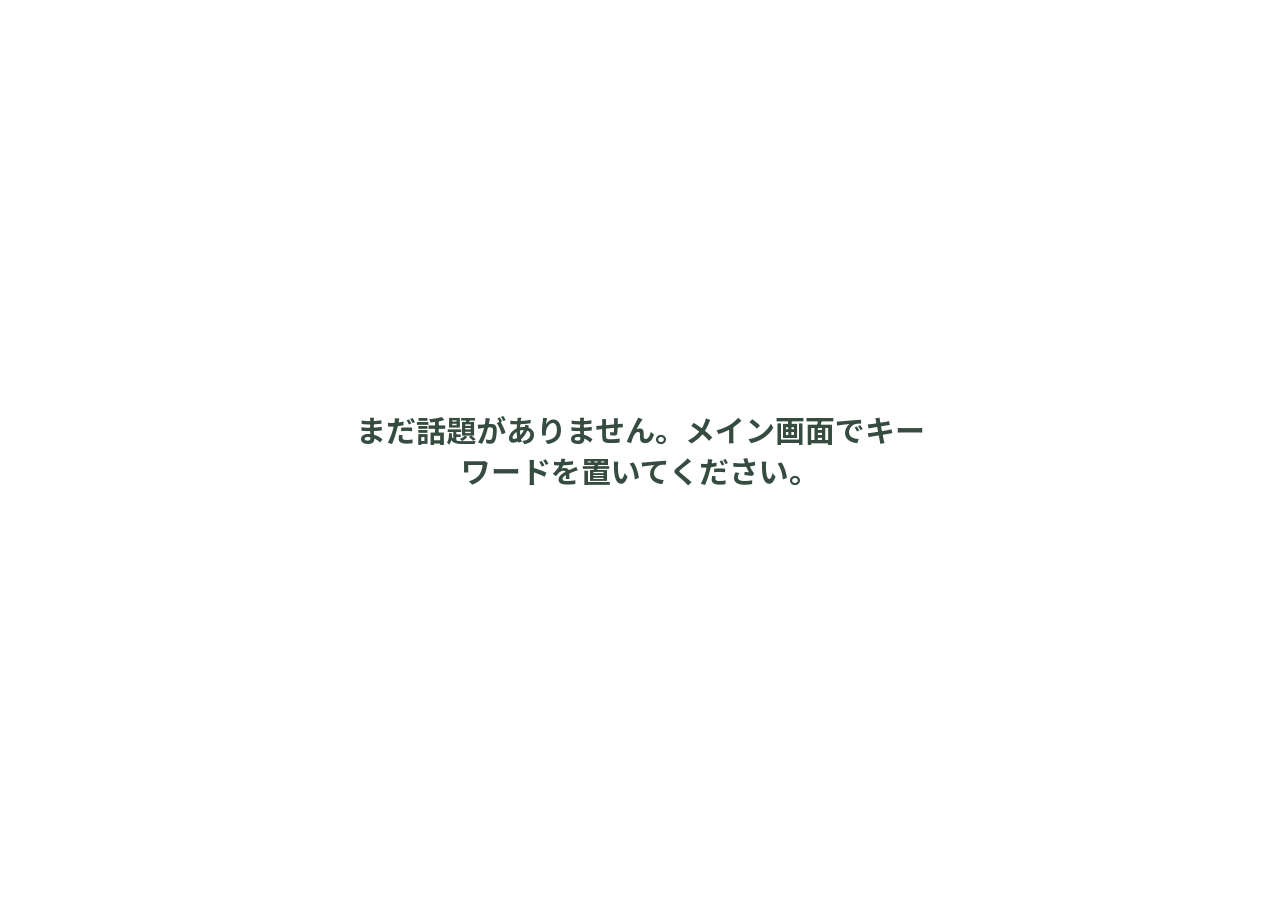
<file: overlay/index.html>
<!DOCTYPE html><html lang="ja" data-theme="fresh" class="noto_sans_jp_96e232d8-module__rjGCqG__variable geist_mono_8d43a2aa-module__8Li5zG__variable h-full antialiased"><head><meta charSet="utf-8"/><meta name="viewport" content="width=device-width, initial-scale=1"/><link rel="preload" href="/_next/static/media/797e433ab948586e-s.p.0r6juujl39pe6.woff2" as="font" crossorigin="" type="font/woff2"/><link rel="preload" href="/_next/static/media/ad9c66e761fed85a-s.p.17y412u0mab7-.woff2" as="font" crossorigin="" type="font/woff2"/><link rel="stylesheet" href="/_next/static/chunks/1aujye241hgap.css" data-precedence="next"/><link rel="stylesheet" href="/_next/static/chunks/06ulu8gaqpy16.css" data-precedence="next"/><link rel="stylesheet" href="/_next/static/chunks/1ix59xuhq-q14.css" data-precedence="next"/><link rel="preload" as="script" fetchPriority="low" href="/_next/static/chunks/3mc6dra1m0098.js"/><script src="/_next/static/chunks/2i51e627rllld.js" async=""></script><script src="/_next/static/chunks/27t_qfc-3_lzs.js" async=""></script><script src="/_next/static/chunks/42ru0snkltfss.js" async=""></script><script src="/_next/static/chunks/turbopack-42ovae8jhbjq2.js" async=""></script><script src="/_next/static/chunks/3yi9_pati2mqo.js" async=""></script><script src="/_next/static/chunks/1is65tzs3r9oi.js" async=""></script><script src="/_next/static/chunks/0841yph1h3x4n.js" async=""></script><script src="/_next/static/chunks/0wg6uhsfoakvl.js" async=""></script><script src="/_next/static/chunks/03uwartf9aiqy.js" async=""></script><script src="/_next/static/chunks/2_7u5bdb3hmoi.js" async=""></script><script src="/_next/static/chunks/2rg9uy_bisqrw.js" async=""></script><title>TopicStream</title><meta name="description" content="雑談配信向けの話題マインドマップ。クリックで関連トークが広がります。"/><link rel="icon" href="/favicon.ico?favicon.2vob68tjqpejf.ico" sizes="256x256" type="image/x-icon"/><meta name="next-size-adjust" content=""/><script src="/_next/static/chunks/0cz1d0mv5g_q7.js" noModule=""></script></head><body class="flex min-h-full flex-col"><div hidden=""><!--$--><!--/$--></div><main class="h-svh overflow-hidden"><!--$!--><template data-dgst="BAILOUT_TO_CLIENT_SIDE_RENDERING"></template><div class="flex h-full items-center justify-center text-lg text-muted-foreground">オーバーレイを準備中…</div><!--/$--></main><!--$--><!--/$--><section aria-label="Notifications alt+T" tabindex="-1" aria-live="polite" aria-relevant="additions text" aria-atomic="false" data-react-aria-top-layer="true"></section><script src="/_next/static/chunks/3mc6dra1m0098.js" id="_R_" async=""></script><script>(self.__next_f=self.__next_f||[]).push([0])</script><script>self.__next_f.push([1,"1:\"$Sreact.fragment\"\n2:I[63962,[\"/_next/static/chunks/3yi9_pati2mqo.js\",\"/_next/static/chunks/1is65tzs3r9oi.js\",\"/_next/static/chunks/0841yph1h3x4n.js\",\"/_next/static/chunks/0wg6uhsfoakvl.js\"],\"AppProviders\"]\n3:I[39756,[\"/_next/static/chunks/3yi9_pati2mqo.js\",\"/_next/static/chunks/1is65tzs3r9oi.js\",\"/_next/static/chunks/0841yph1h3x4n.js\",\"/_next/static/chunks/0wg6uhsfoakvl.js\"],\"default\"]\n4:I[37457,[\"/_next/static/chunks/3yi9_pati2mqo.js\",\"/_next/static/chunks/1is65tzs3r9oi.js\",\"/_next/static/chunks/0841yph1h3x4n.js\",\"/_next/static/chunks/0wg6uhsfoakvl.js\"],\"default\"]\n5:\"$Sreact.suspense\"\n6:I[91336,[\"/_next/static/chunks/3yi9_pati2mqo.js\",\"/_next/static/chunks/1is65tzs3r9oi.js\",\"/_next/static/chunks/0841yph1h3x4n.js\",\"/_next/static/chunks/0wg6uhsfoakvl.js\",\"/_next/static/chunks/03uwartf9aiqy.js\",\"/_next/static/chunks/2_7u5bdb3hmoi.js\",\"/_next/static/chunks/2rg9uy_bisqrw.js\"],\"OverlayWorkspace\"]\n7:I[97367,[\"/_next/static/chunks/3yi9_pati2mqo.js\",\"/_next/static/chunks/1is65tzs3r9oi.js\",\"/_next/static/chunks/0841yph1h3x4n.js\",\"/_next/static/chunks/0wg6uhsfoakvl.js\"],\"OutletBoundary\"]\na:I[97367,[\"/_next/static/chunks/3yi9_pati2mqo.js\",\"/_next/static/chunks/1is65tzs3r9oi.js\",\"/_next/static/chunks/0841yph1h3x4n.js\",\"/_next/static/chunks/0wg6uhsfoakvl.js\"],\"ViewportBoundary\"]\nc:I[97367,[\"/_next/static/chunks/3yi9_pati2mqo.js\",\"/_next/static/chunks/1is65tzs3r9oi.js\",\"/_next/static/chunks/0841yph1h3x4n.js\",\"/_next/static/chunks/0wg6uhsfoakvl.js\"],\"MetadataBoundary\"]\ne:I[68027,[\"/_next/static/chunks/3yi9_pati2mqo.js\",\"/_next/static/chunks/1is65tzs3r9oi.js\",\"/_next/static/chunks/0841yph1h3x4n.js\",\"/_next/static/chunks/0wg6uhsfoakvl.js\"],\"default\",1]\n:HL[\"/_next/static/chunks/1aujye241hgap.css\",\"style\"]\n:HL[\"/_next/static/chunks/06ulu8gaqpy16.css\",\"style\"]\n:HL[\"/_next/static/media/797e433ab948586e-s.p.0r6juujl39pe6.woff2\",\"font\",{\"crossOrigin\":\"\",\"type\":\"font/woff2\"}]\n:HL[\"/_next/static/media/ad9c66e761fed85a-s.p.17y412u0mab7-.woff2\",\"font\",{\"crossOrigin\":\"\",\"type\":\"font/woff2\"}]\n:HL[\"/_next/static/chunks/1ix59xuhq-q14.css\",\"style\"]\n9:X\n0:{\"P\":null,\"c\":[\"\",\"overlay\",\"\"],\"q\":\"\",\"i\":false,\"f\":[[[\"\",{\"children\":[\"overlay\",{\"children\":[\"__PAGE__\",{},\"$undefined\",\"$undefined\",4608]},\"$undefined\",\"$undefined\",4608]},\"$undefined\",\"$undefined\",4624],[[\"$\",\"$1\",\"c\",{\"children\":[[[\"$\",\"link\",\"0\",{\"rel\":\"stylesheet\",\"href\":\"/_next/static/chunks/1aujye241hgap.css\",\"precedence\":\"next\",\"crossOrigin\":\"$undefined\",\"nonce\":\"$undefined\"}],[\"$\",\"link\",\"1\",{\"rel\":\"stylesheet\",\"href\":\"/_next/static/chunks/06ulu8gaqpy16.css\",\"precedence\":\"next\",\"crossOrigin\":\"$undefined\",\"nonce\":\"$undefined\"}],[\"$\",\"script\",\"script-0\",{\"src\":\"/_next/static/chunks/3yi9_pati2mqo.js\",\"async\":true,\"nonce\":\"$undefined\"}],[\"$\",\"script\",\"script-1\",{\"src\":\"/_next/static/chunks/1is65tzs3r9oi.js\",\"async\":true,\"nonce\":\"$undefined\"}],[\"$\",\"script\",\"script-2\",{\"src\":\"/_next/static/chunks/0841yph1h3x4n.js\",\"async\":true,\"nonce\":\"$undefined\"}],[\"$\",\"script\",\"script-3\",{\"src\":\"/_next/static/chunks/0wg6uhsfoakvl.js\",\"async\":true,\"nonce\":\"$undefined\"}]],[\"$\",\"html\",null,{\"lang\":\"ja\",\"data-theme\":\"fresh\",\"suppressHydrationWarning\":true,\"className\":\"noto_sans_jp_96e232d8-module__rjGCqG__variable geist_mono_8d43a2aa-module__8Li5zG__variable h-full antialiased\",\"children\":[\"$\",\"body\",null,{\"className\":\"flex min-h-full flex-col\",\"children\":[\"$\",\"$L2\",null,{\"children\":[\"$\",\"$L3\",null,{\"parallelRouterKey\":\"children\",\"error\":\"$undefined\",\"errorStyles\":\"$undefined\",\"errorScripts\":\"$undefined\",\"template\":[\"$\",\"$L4\",null,{}],\"templateStyles\":\"$undefined\",\"templateScripts\":\"$undefined\",\"notFound\":[[[\"$\",\"title\",null,{\"children\":\"404: This page could not be found.\"}],[\"$\",\"div\",null,{\"style\":{\"fontFamily\":\"system-ui,\\\"Segoe UI\\\",Roboto,Helvetica,Arial,sans-serif,\\\"Apple Color Emoji\\\",\\\"Segoe UI Emoji\\\"\",\"height\":\"100vh\",\"textAlign\":\"center\",\"display\":\"flex\",\"flexDirection\":\"column\",\"alignItems\":\"center\",\"justifyContent\":\"center\"},\"children\":[\"$\",\"div\",null,{\"children\":[[\"$\",\"style\",null,{\"dangerouslySetInnerHTML\":{\"__html\":\"body{color:#000;background:#fff;margin:0}.next-error-h1{border-right:1px solid rgba(0,0,0,.3)}@media (prefers-color-scheme:dark){body{color:#fff;background:#000}.next-error-h1{border-right:1px solid rgba(255,255,255,.3)}}\"}}],[\"$\",\"h1\",null,{\"className\":\"next-error-h1\",\"style\":{\"display\":\"inline-block\",\"margin\":\"0 20px 0 0\",\"padding\":\"0 23px 0 0\",\"fontSize\":24,\"fontWeight\":500,\"verticalAlign\":\"top\",\"lineHeight\":\"49px\"},\"children\":404}],[\"$\",\"div\",null,{\"style\":{\"display\":\"inline-block\"},\"children\":[\"$\",\"h2\",null,{\"style\":{\"fontSize\":14,\"fontWeight\":400,\"lineHeight\":\"49px\",\"margin\":0},\"children\":\"This page could not be found.\"}]}]]}]}]],[]],\"forbidden\":\"$undefined\",\"unauthorized\":\"$undefined\"}]}]}]}]]}],{\"children\":[[\"$\",\"$1\",\"c\",{\"children\":[null,[\"$\",\"$L3\",null,{\"parallelRouterKey\":\"children\",\"error\":\"$undefined\",\"errorStyles\":\"$undefined\",\"errorScripts\":\"$undefined\",\"template\":[\"$\",\"$L4\",null,{}],\"templateStyles\":\"$undefined\",\"templateScripts\":\"$undefined\",\"notFound\":\"$undefined\",\"forbidden\":\"$undefined\",\"unauthorized\":\"$undefined\"}]]}],{\"children\":[[\"$\",\"$1\",\"c\",{\"children\":[[\"$\",\"main\",null,{\"className\":\"h-svh overflow-hidden\",\"children\":[\"$\",\"$5\",null,{\"fallback\":[\"$\",\"div\",null,{\"className\":\"flex h-full items-center justify-center text-lg text-muted-foreground\",\"children\":\"オーバーレイを準備中…\"}],\"children\":[\"$\",\"$L6\",null,{}]}]}],[[\"$\",\"link\",\"0\",{\"rel\":\"stylesheet\",\"href\":\"/_next/static/chunks/1ix59xuhq-q14.css\",\"precedence\":\"next\",\"crossOrigin\":\"$undefined\",\"nonce\":\"$undefined\"}],[\"$\",\"script\",\"script-0\",{\"src\":\"/_next/static/chunks/03uwartf9aiqy.js\",\"async\":true,\"nonce\":\"$undefined\"}],[\"$\",\"script\",\"script-1\",{\"src\":\"/_next/static/chunks/2_7u5bdb3hmoi.js\",\"async\":true,\"nonce\":\"$undefined\"}],[\"$\",\"script\",\"script-2\",{\"src\":\"/_next/static/chunks/2rg9uy_bisqrw.js\",\"async\":true,\"nonce\":\"$undefined\"}]],[\"$\",\"$L7\",null,{\"children\":[\"$\",\"$5\",null,{\"name\":\"Next.MetadataOutlet\",\"children\":\"$@8\"}]}]]}],{},null,false,null]},null,false,\"$9\"]},null,false,null],[\"$\",\"$1\",\"h\",{\"children\":[null,[\"$\",\"$La\",null,{\"children\":\"$Lb\"}],[\"$\",\"div\",null,{\"hidden\":true,\"children\":[\"$\",\"$Lc\",null,{\"children\":[\"$\",\"$5\",null,{\"name\":\"Next.Metadata\",\"children\":\"$Ld\"}]}]}],[\"$\",\"meta\",null,{\"name\":\"next-size-adjust\",\"content\":\"\"}]]}],false]],\"m\":\"$undefined\",\"G\":[\"$e\",[[\"$\",\"link\",\"0\",{\"rel\":\"stylesheet\",\"href\":\"/_next/static/chunks/1aujye241hgap.css\",\"precedence\":\"next\",\"crossOrigin\":\"$undefined\",\"nonce\":\"$undefined\"}],[\"$\",\"link\",\"1\",{\"rel\":\"stylesheet\",\"href\":\"/_next/static/chunks/06ulu8gaqpy16.css\",\"precedence\":\"next\",\"crossOrigin\":\"$undefined\",\"nonce\":\"$undefined\"}]]],\"S\":true,\"h\":null,\"r\":\"$undefined\",\"s\":\"$undefined\",\"a\":\"$undefined\",\"l\":\"$undefined\",\"p\":\"$undefined\",\"d\":\"$undefined\",\"b\":\"DWi62htsOmiZ77rrHkszu\"}\n9:C\nb:[[\"$\",\"meta\",\"0\",{\"charSet\":\"utf-8\"}],[\"$\",\"meta\",\"1\",{\"name\":\"viewport\",\"content\":\"width=device-width, initial-scale=1\"}]]\nf:I[27201,[\"/_next/static/chunks/3yi9_pati2mqo.js\",\"/_next/static/chunks/1is65tzs3r9oi.js\",\"/_next/static/chunks/0841yph1h3x4n.js\",\"/_next/static/chunks/0wg6uhsfoakvl.js\"],\"IconMark\"]\n8:null\nd:[[\"$\",\"title\",\"0\",{\"children\":\"TopicStream\"}],[\"$\",\"meta\",\"1\",{\"name\":\"description\",\"content\":\"雑談配信向けの話題マインドマップ。クリックで関連トークが広がります。\"}],[\"$\",\"link\",\"2\",{\"rel\":\"icon\",\"href\":\"/favicon.ico?favicon.2vob68tjqpejf.ico\",\"sizes\":\"256x256\",\"type\":\"image/x-icon\"}],[\"$\",\"$Lf\",\"3\",{}]]\n"])</script></body></html>
</file>
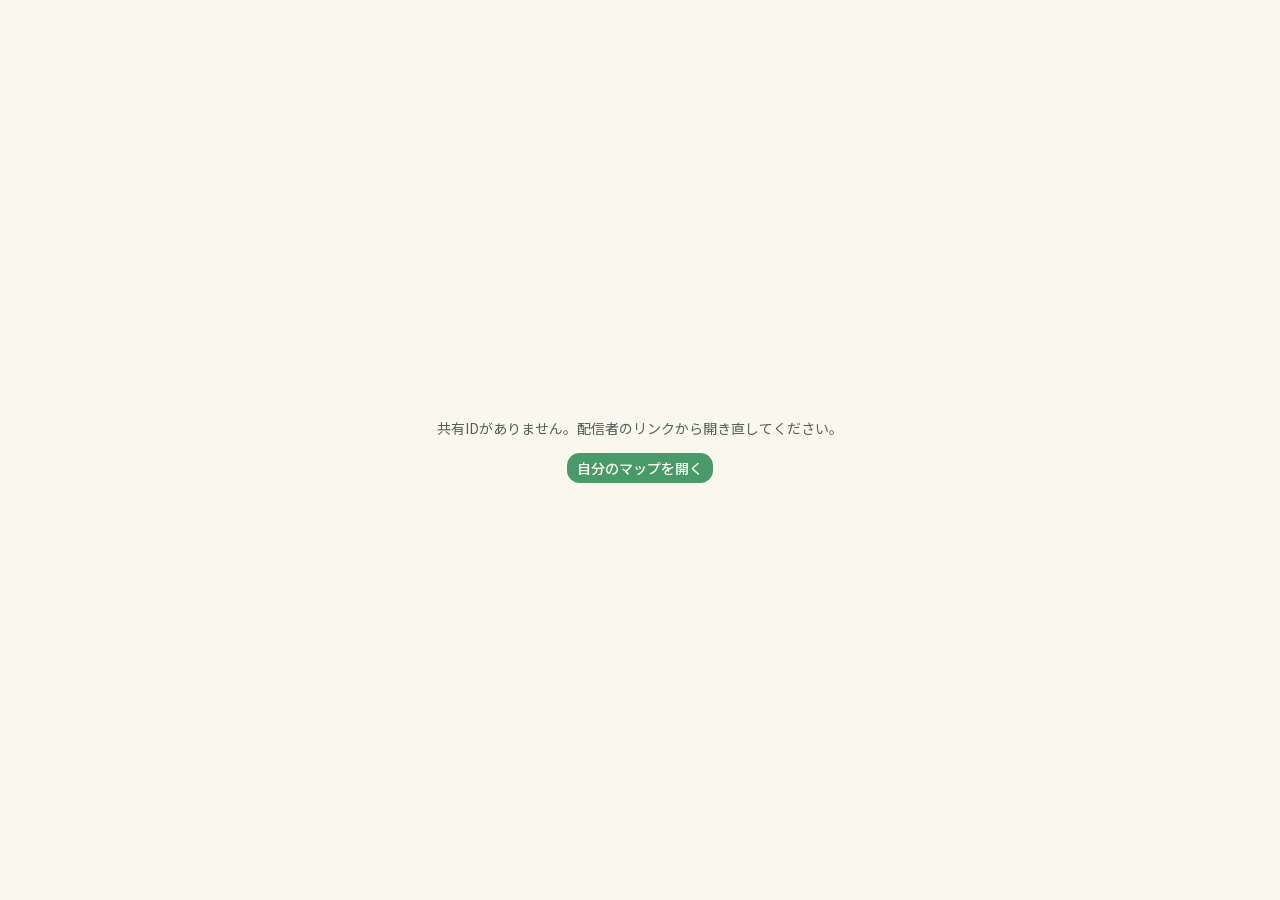
<file: watch/index.html>
<!DOCTYPE html><html lang="ja" data-theme="fresh" class="noto_sans_jp_96e232d8-module__rjGCqG__variable geist_mono_8d43a2aa-module__8Li5zG__variable h-full antialiased"><head><meta charSet="utf-8"/><meta name="viewport" content="width=device-width, initial-scale=1"/><link rel="preload" href="/_next/static/media/797e433ab948586e-s.p.0r6juujl39pe6.woff2" as="font" crossorigin="" type="font/woff2"/><link rel="preload" href="/_next/static/media/ad9c66e761fed85a-s.p.17y412u0mab7-.woff2" as="font" crossorigin="" type="font/woff2"/><link rel="stylesheet" href="/_next/static/chunks/1aujye241hgap.css" data-precedence="next"/><link rel="stylesheet" href="/_next/static/chunks/06ulu8gaqpy16.css" data-precedence="next"/><link rel="stylesheet" href="/_next/static/chunks/1ix59xuhq-q14.css" data-precedence="next"/><link rel="preload" as="script" fetchPriority="low" href="/_next/static/chunks/3mc6dra1m0098.js"/><script src="/_next/static/chunks/2i51e627rllld.js" async=""></script><script src="/_next/static/chunks/27t_qfc-3_lzs.js" async=""></script><script src="/_next/static/chunks/42ru0snkltfss.js" async=""></script><script src="/_next/static/chunks/turbopack-42ovae8jhbjq2.js" async=""></script><script src="/_next/static/chunks/3yi9_pati2mqo.js" async=""></script><script src="/_next/static/chunks/1is65tzs3r9oi.js" async=""></script><script src="/_next/static/chunks/0841yph1h3x4n.js" async=""></script><script src="/_next/static/chunks/0wg6uhsfoakvl.js" async=""></script><script src="/_next/static/chunks/3hk_zr7zan-xz.js" async=""></script><script src="/_next/static/chunks/2_7u5bdb3hmoi.js" async=""></script><title>TopicStream</title><meta name="description" content="雑談配信向けの話題マインドマップ。クリックで関連トークが広がります。"/><link rel="icon" href="/favicon.ico?favicon.2vob68tjqpejf.ico" sizes="256x256" type="image/x-icon"/><meta name="next-size-adjust" content=""/><script src="/_next/static/chunks/0cz1d0mv5g_q7.js" noModule=""></script></head><body class="flex min-h-full flex-col"><div hidden=""><!--$--><!--/$--></div><main class="h-svh overflow-hidden"><!--$!--><template data-dgst="BAILOUT_TO_CLIENT_SIDE_RENDERING"></template><div class="flex h-full items-center justify-center text-sm text-muted-foreground">いっしょに見る画面を準備中…</div><!--/$--></main><!--$--><!--/$--><section aria-label="Notifications alt+T" tabindex="-1" aria-live="polite" aria-relevant="additions text" aria-atomic="false" data-react-aria-top-layer="true"></section><script src="/_next/static/chunks/3mc6dra1m0098.js" id="_R_" async=""></script><script>(self.__next_f=self.__next_f||[]).push([0])</script><script>self.__next_f.push([1,"1:\"$Sreact.fragment\"\n2:I[63962,[\"/_next/static/chunks/3yi9_pati2mqo.js\",\"/_next/static/chunks/1is65tzs3r9oi.js\",\"/_next/static/chunks/0841yph1h3x4n.js\",\"/_next/static/chunks/0wg6uhsfoakvl.js\"],\"AppProviders\"]\n3:I[39756,[\"/_next/static/chunks/3yi9_pati2mqo.js\",\"/_next/static/chunks/1is65tzs3r9oi.js\",\"/_next/static/chunks/0841yph1h3x4n.js\",\"/_next/static/chunks/0wg6uhsfoakvl.js\"],\"default\"]\n4:I[37457,[\"/_next/static/chunks/3yi9_pati2mqo.js\",\"/_next/static/chunks/1is65tzs3r9oi.js\",\"/_next/static/chunks/0841yph1h3x4n.js\",\"/_next/static/chunks/0wg6uhsfoakvl.js\"],\"default\"]\n5:\"$Sreact.suspense\"\n6:I[7537,[\"/_next/static/chunks/3yi9_pati2mqo.js\",\"/_next/static/chunks/1is65tzs3r9oi.js\",\"/_next/static/chunks/0841yph1h3x4n.js\",\"/_next/static/chunks/0wg6uhsfoakvl.js\",\"/_next/static/chunks/3hk_zr7zan-xz.js\",\"/_next/static/chunks/2_7u5bdb3hmoi.js\"],\"WatchPageClient\"]\n7:I[97367,[\"/_next/static/chunks/3yi9_pati2mqo.js\",\"/_next/static/chunks/1is65tzs3r9oi.js\",\"/_next/static/chunks/0841yph1h3x4n.js\",\"/_next/static/chunks/0wg6uhsfoakvl.js\"],\"OutletBoundary\"]\na:I[97367,[\"/_next/static/chunks/3yi9_pati2mqo.js\",\"/_next/static/chunks/1is65tzs3r9oi.js\",\"/_next/static/chunks/0841yph1h3x4n.js\",\"/_next/static/chunks/0wg6uhsfoakvl.js\"],\"ViewportBoundary\"]\nc:I[97367,[\"/_next/static/chunks/3yi9_pati2mqo.js\",\"/_next/static/chunks/1is65tzs3r9oi.js\",\"/_next/static/chunks/0841yph1h3x4n.js\",\"/_next/static/chunks/0wg6uhsfoakvl.js\"],\"MetadataBoundary\"]\ne:I[68027,[\"/_next/static/chunks/3yi9_pati2mqo.js\",\"/_next/static/chunks/1is65tzs3r9oi.js\",\"/_next/static/chunks/0841yph1h3x4n.js\",\"/_next/static/chunks/0wg6uhsfoakvl.js\"],\"default\",1]\n:HL[\"/_next/static/chunks/1aujye241hgap.css\",\"style\"]\n:HL[\"/_next/static/chunks/06ulu8gaqpy16.css\",\"style\"]\n:HL[\"/_next/static/media/797e433ab948586e-s.p.0r6juujl39pe6.woff2\",\"font\",{\"crossOrigin\":\"\",\"type\":\"font/woff2\"}]\n:HL[\"/_next/static/media/ad9c66e761fed85a-s.p.17y412u0mab7-.woff2\",\"font\",{\"crossOrigin\":\"\",\"type\":\"font/woff2\"}]\n:HL[\"/_next/static/chunks/1ix59xuhq-q14.css\",\"style\"]\n9:X\n0:{\"P\":null,\"c\":[\"\",\"watch\",\"\"],\"q\":\"\",\"i\":false,\"f\":[[[\"\",{\"children\":[\"watch\",{\"children\":[\"__PAGE__\",{},\"$undefined\",\"$undefined\",4608]},\"$undefined\",\"$undefined\",4608]},\"$undefined\",\"$undefined\",4624],[[\"$\",\"$1\",\"c\",{\"children\":[[[\"$\",\"link\",\"0\",{\"rel\":\"stylesheet\",\"href\":\"/_next/static/chunks/1aujye241hgap.css\",\"precedence\":\"next\",\"crossOrigin\":\"$undefined\",\"nonce\":\"$undefined\"}],[\"$\",\"link\",\"1\",{\"rel\":\"stylesheet\",\"href\":\"/_next/static/chunks/06ulu8gaqpy16.css\",\"precedence\":\"next\",\"crossOrigin\":\"$undefined\",\"nonce\":\"$undefined\"}],[\"$\",\"script\",\"script-0\",{\"src\":\"/_next/static/chunks/3yi9_pati2mqo.js\",\"async\":true,\"nonce\":\"$undefined\"}],[\"$\",\"script\",\"script-1\",{\"src\":\"/_next/static/chunks/1is65tzs3r9oi.js\",\"async\":true,\"nonce\":\"$undefined\"}],[\"$\",\"script\",\"script-2\",{\"src\":\"/_next/static/chunks/0841yph1h3x4n.js\",\"async\":true,\"nonce\":\"$undefined\"}],[\"$\",\"script\",\"script-3\",{\"src\":\"/_next/static/chunks/0wg6uhsfoakvl.js\",\"async\":true,\"nonce\":\"$undefined\"}]],[\"$\",\"html\",null,{\"lang\":\"ja\",\"data-theme\":\"fresh\",\"suppressHydrationWarning\":true,\"className\":\"noto_sans_jp_96e232d8-module__rjGCqG__variable geist_mono_8d43a2aa-module__8Li5zG__variable h-full antialiased\",\"children\":[\"$\",\"body\",null,{\"className\":\"flex min-h-full flex-col\",\"children\":[\"$\",\"$L2\",null,{\"children\":[\"$\",\"$L3\",null,{\"parallelRouterKey\":\"children\",\"error\":\"$undefined\",\"errorStyles\":\"$undefined\",\"errorScripts\":\"$undefined\",\"template\":[\"$\",\"$L4\",null,{}],\"templateStyles\":\"$undefined\",\"templateScripts\":\"$undefined\",\"notFound\":[[[\"$\",\"title\",null,{\"children\":\"404: This page could not be found.\"}],[\"$\",\"div\",null,{\"style\":{\"fontFamily\":\"system-ui,\\\"Segoe UI\\\",Roboto,Helvetica,Arial,sans-serif,\\\"Apple Color Emoji\\\",\\\"Segoe UI Emoji\\\"\",\"height\":\"100vh\",\"textAlign\":\"center\",\"display\":\"flex\",\"flexDirection\":\"column\",\"alignItems\":\"center\",\"justifyContent\":\"center\"},\"children\":[\"$\",\"div\",null,{\"children\":[[\"$\",\"style\",null,{\"dangerouslySetInnerHTML\":{\"__html\":\"body{color:#000;background:#fff;margin:0}.next-error-h1{border-right:1px solid rgba(0,0,0,.3)}@media (prefers-color-scheme:dark){body{color:#fff;background:#000}.next-error-h1{border-right:1px solid rgba(255,255,255,.3)}}\"}}],[\"$\",\"h1\",null,{\"className\":\"next-error-h1\",\"style\":{\"display\":\"inline-block\",\"margin\":\"0 20px 0 0\",\"padding\":\"0 23px 0 0\",\"fontSize\":24,\"fontWeight\":500,\"verticalAlign\":\"top\",\"lineHeight\":\"49px\"},\"children\":404}],[\"$\",\"div\",null,{\"style\":{\"display\":\"inline-block\"},\"children\":[\"$\",\"h2\",null,{\"style\":{\"fontSize\":14,\"fontWeight\":400,\"lineHeight\":\"49px\",\"margin\":0},\"children\":\"This page could not be found.\"}]}]]}]}]],[]],\"forbidden\":\"$undefined\",\"unauthorized\":\"$undefined\"}]}]}]}]]}],{\"children\":[[\"$\",\"$1\",\"c\",{\"children\":[null,[\"$\",\"$L3\",null,{\"parallelRouterKey\":\"children\",\"error\":\"$undefined\",\"errorStyles\":\"$undefined\",\"errorScripts\":\"$undefined\",\"template\":[\"$\",\"$L4\",null,{}],\"templateStyles\":\"$undefined\",\"templateScripts\":\"$undefined\",\"notFound\":\"$undefined\",\"forbidden\":\"$undefined\",\"unauthorized\":\"$undefined\"}]]}],{\"children\":[[\"$\",\"$1\",\"c\",{\"children\":[[\"$\",\"main\",null,{\"className\":\"h-svh overflow-hidden\",\"children\":[\"$\",\"$5\",null,{\"fallback\":[\"$\",\"div\",null,{\"className\":\"flex h-full items-center justify-center text-sm text-muted-foreground\",\"children\":\"いっしょに見る画面を準備中…\"}],\"children\":[\"$\",\"$L6\",null,{}]}]}],[[\"$\",\"link\",\"0\",{\"rel\":\"stylesheet\",\"href\":\"/_next/static/chunks/1ix59xuhq-q14.css\",\"precedence\":\"next\",\"crossOrigin\":\"$undefined\",\"nonce\":\"$undefined\"}],[\"$\",\"script\",\"script-0\",{\"src\":\"/_next/static/chunks/3hk_zr7zan-xz.js\",\"async\":true,\"nonce\":\"$undefined\"}],[\"$\",\"script\",\"script-1\",{\"src\":\"/_next/static/chunks/2_7u5bdb3hmoi.js\",\"async\":true,\"nonce\":\"$undefined\"}]],[\"$\",\"$L7\",null,{\"children\":[\"$\",\"$5\",null,{\"name\":\"Next.MetadataOutlet\",\"children\":\"$@8\"}]}]]}],{},null,false,null]},null,false,\"$9\"]},null,false,null],[\"$\",\"$1\",\"h\",{\"children\":[null,[\"$\",\"$La\",null,{\"children\":\"$Lb\"}],[\"$\",\"div\",null,{\"hidden\":true,\"children\":[\"$\",\"$Lc\",null,{\"children\":[\"$\",\"$5\",null,{\"name\":\"Next.Metadata\",\"children\":\"$Ld\"}]}]}],[\"$\",\"meta\",null,{\"name\":\"next-size-adjust\",\"content\":\"\"}]]}],false]],\"m\":\"$undefined\",\"G\":[\"$e\",[[\"$\",\"link\",\"0\",{\"rel\":\"stylesheet\",\"href\":\"/_next/static/chunks/1aujye241hgap.css\",\"precedence\":\"next\",\"crossOrigin\":\"$undefined\",\"nonce\":\"$undefined\"}],[\"$\",\"link\",\"1\",{\"rel\":\"stylesheet\",\"href\":\"/_next/static/chunks/06ulu8gaqpy16.css\",\"precedence\":\"next\",\"crossOrigin\":\"$undefined\",\"nonce\":\"$undefined\"}]]],\"S\":true,\"h\":null,\"r\":\"$undefined\",\"s\":\"$undefined\",\"a\":\"$undefined\",\"l\":\"$undefined\",\"p\":\"$undefined\",\"d\":\"$undefined\",\"b\":\"DWi62htsOmiZ77rrHkszu\"}\n9:C\nb:[[\"$\",\"meta\",\"0\",{\"charSet\":\"utf-8\"}],[\"$\",\"meta\",\"1\",{\"name\":\"viewport\",\"content\":\"width=device-width, initial-scale=1\"}]]\nf:I[27201,[\"/_next/static/chunks/3yi9_pati2mqo.js\",\"/_next/static/chunks/1is65tzs3r9oi.js\",\"/_next/static/chunks/0841yph1h3x4n.js\",\"/_next/static/chunks/0wg6uhsfoakvl.js\"],\"IconMark\"]\n8:null\nd:[[\"$\",\"title\",\"0\",{\"children\":\"TopicStream\"}],[\"$\",\"meta\",\"1\",{\"name\":\"description\",\"content\":\"雑談配信向けの話題マインドマップ。クリックで関連トークが広がります。\"}],[\"$\",\"link\",\"2\",{\"rel\":\"icon\",\"href\":\"/favicon.ico?favicon.2vob68tjqpejf.ico\",\"sizes\":\"256x256\",\"type\":\"image/x-icon\"}],[\"$\",\"$Lf\",\"3\",{}]]\n"])</script></body></html>
</file>
<file: _next/static/chunks/1aujye241hgap.css>
@font-face{font-family:Noto Sans JP;font-style:normal;font-weight:400;font-display:swap;src:url(../media/4bebc6b2128cde3f-s.0b3otrtmgykt3.woff2)format("woff2");unicode-range:U+25EE8,U+25F23,U+25F5C,U+25FD4,U+25FE0,U+25FFB,U+2600C,U+26017,U+26060,U+260ED,U+26222,U+2626A,U+26270,U+26286,U+2634C,U+26402,U+2667E,U+266B0,U+2671D,U+268DD,U+268EA,U+26951,U+2696F,U+26999,U+269DD,U+26A1E,U+26A58,U+26A8C,U+26AB7,U+26AFF,U+26C29,U+26C73,U+26C9E,U+26CDD,U+26E40,U+26E65,U+26F94,U+26FF6-26FF8,U+270F4,U+2710D,U+27139,U+273DA-273DB,U+273FE,U+27410,U+27449,U+27614-27615,U+27631,U+27684,U+27693,U+2770E,U+27723,U+27752,U+278B2,U+27985,U+279B4,U+27A84,U+27BB3,U+27BBE,U+27BC7,U+27C3C,U+27CB8,U+27D73,U+27DA0,U+27E10,U+27EAF,U+27FB7,U+2808A,U+280BB,U+28277,U+28282,U+282F3,U+283CD,U+2840C,U+28455,U+284DC,U+2856B,U+285C8-285C9,U+286D7,U+286FA,U+28946,U+28949,U+2896B,U+28987-28988,U+289BA-289BB,U+28A1E,U+28A29,U+28A43,U+28A71,U+28A99,U+28ACD,U+28ADD,U+28AE4,U+28BC1,U+28BEF,U+28CDD,U+28D10,U+28D71,U+28DFB,U+28E0F,U+28E17,U+28E1F,U+28E36,U+28E89,U+28EEB,U+28EF6,U+28F32,U+28FF8,U+292A0,U+292B1,U+29490,U+295CF,U+2967F,U+296F0,U+29719,U+29750,U+29810,U+298C6,U+29A72,U+29D4B,U+29DDB,U+29E15,U+29E3D,U+29E49,U+29E8A,U+29EC4,U+29EDB,U+29EE9,U+29FCE,U+29FD7,U+2A01A,U+2A02F,U+2A082,U+2A0F9,U+2A190,U+2A2B2,U+2A38C,U+2A437,U+2A5F1,U+2A602,U+2A61A,U+2A6B2,U+2A9E6,U+2B746,U+2B751,U+2B753,U+2B75A,U+2B75C,U+2B765,U+2B776-2B777,U+2B77C,U+2B782,U+2B789,U+2B78B,U+2B78E,U+2B794,U+2B7AC,U+2B7AF,U+2B7BD,U+2B7C9,U+2B7CF,U+2B7D2,U+2B7D8,U+2B7F0,U+2B80D,U+2B817,U+2B81A,U+2D544,U+2E278,U+2E569,U+2E6EA,U+2F804,U+2F80F,U+2F815,U+2F818,U+2F81A,U+2F822,U+2F828,U+2F82C,U+2F833,U+2F83F,U+2F846,U+2F852,U+2F862,U+2F86D,U+2F873,U+2F877,U+2F884,U+2F899-2F89A,U+2F8A6,U+2F8AC,U+2F8B2,U+2F8B6,U+2F8D3,U+2F8DB-2F8DC,U+2F8E1,U+2F8E5,U+2F8EA,U+2F8ED,U+2F8FC,U+2F903,U+2F90B,U+2F90F,U+2F91A,U+2F920-2F921,U+2F945,U+2F947,U+2F96C,U+2F995,U+2F9D0,U+2F9DE-2F9DF,U+2F9F4}@font-face{font-family:Noto Sans JP;font-style:normal;font-weight:400;font-display:swap;src:url(../media/e74b39ad968bb614-s.3w-2qittcqfdk.woff2)format("woff2");unicode-range:U+1F235-1F23B,U+1F240-1F248,U+1F250-1F251,U+2000B,U+20089-2008A,U+200A2,U+200A4,U+200B0,U+200F5,U+20158,U+201A2,U+20213,U+2032B,U+20371,U+20381,U+203F9,U+2044A,U+20509,U+2053F,U+205B1,U+205D6,U+20611,U+20628,U+206EC,U+2074F,U+207C8,U+20807,U+2083A,U+208B9,U+2090E,U+2097C,U+20984,U+2099D,U+20A64,U+20AD3,U+20B1D,U+20B9F,U+20BB7,U+20D45,U+20D58,U+20DE1,U+20E64,U+20E6D,U+20E95,U+20F5F,U+21201,U+2123D,U+21255,U+21274,U+2127B,U+212D7,U+212E4,U+212FD,U+2131B,U+21336,U+21344,U+213C4,U+2146D-2146E,U+215D7,U+21647,U+216B4,U+21706,U+21742,U+218BD,U+219C3,U+21A1A,U+21C56,U+21D2D,U+21D45,U+21D62,U+21D78,U+21D92,U+21D9C,U+21DA1,U+21DB7,U+21DE0,U+21E33-21E34,U+21F1E,U+21F76,U+21FFA,U+2217B,U+22218,U+2231E,U+223AD,U+22609,U+226F3,U+2285B,U+228AB,U+2298F,U+22AB8,U+22B46,U+22B4F-22B50,U+22BA6,U+22C1D,U+22C24,U+22DE1,U+22E42,U+22FEB,U+231B6,U+231C3-231C4,U+231F5,U+23372,U+233CC,U+233D0,U+233D2-233D3,U+233D5,U+233DA,U+233DF,U+233E4,U+233FE,U+2344A-2344B,U+23451,U+23465,U+234E4,U+2355A,U+23594,U+235C4,U+23638-2363A,U+23647,U+2370C,U+2371C,U+2373F,U+23763-23764,U+237E7,U+237F1,U+237FF,U+23824,U+2383D,U+23A98,U+23C7F,U+23CBE,U+23CFE,U+23D00,U+23D0E,U+23D40,U+23DD3,U+23DF9-23DFA,U+23F7E,U+2404B,U+24096,U+24103,U+241C6,U+241FE,U+242EE,U+243BC,U+243D0,U+24629,U+246A5,U+247F1,U+24896,U+248E9,U+24A4D,U+24B56,U+24B6F,U+24C16,U+24D14,U+24E04,U+24E0E,U+24E37,U+24E6A,U+24E8B,U+24FF2,U+2504A,U+25055,U+25122,U+251A9,U+251CD,U+251E5,U+2521E,U+2524C,U+2542E,U+2548E,U+254D9,U+2550E,U+255A7,U+2567F,U+25771,U+257A9,U+257B4,U+25874,U+259C4,U+259CC,U+259D4,U+25AD7,U+25AE3-25AE4,U+25AF1,U+25BB2,U+25C4B,U+25C64,U+25DA1,U+25E2E,U+25E56,U+25E62,U+25E65,U+25EC2,U+25ED8}@font-face{font-family:Noto Sans JP;font-style:normal;font-weight:400;font-display:swap;src:url(../media/7cb2ced69ed99fb6-s.37s9a8tcc8pp0.woff2)format("woff2");unicode-range:U+FFD7,U+FFDA-FFDC,U+FFE0-FFE2,U+FFE4,U+FFE6,U+FFE8-FFEE,U+1F100-1F10C,U+1F110-1F16C,U+1F170-1F1AC,U+1F200-1F202,U+1F210-1F234}@font-face{font-family:Noto Sans JP;font-style:normal;font-weight:400;font-display:swap;src:url(../media/a6d1a7870e140f0a-s.3pp6pkqkaruwl.woff2)format("woff2");unicode-range:U+FA10,U+FA12-FA6D,U+FB00-FB04,U+FE10-FE19,U+FE30-FE42,U+FE44-FE52,U+FE54-FE66,U+FE68-FE6B,U+FF02,U+FF04,U+FF07,U+FF51,U+FF5B,U+FF5D,U+FF5F-FF60,U+FF66,U+FF69,U+FF87,U+FFA1-FFBE,U+FFC2-FFC7,U+FFCA-FFCF,U+FFD2-FFD6}@font-face{font-family:Noto Sans JP;font-style:normal;font-weight:400;font-display:swap;src:url(../media/09a6e9f728cc1598-s.3t1wc_i6iv169.woff2)format("woff2");unicode-range:U+F92D-F959,U+F95B-F9F2,U+F9F4-FA0B,U+FA0E-FA0F}@font-face{font-family:Noto Sans JP;font-style:normal;font-weight:400;font-display:swap;src:url(../media/7f0db2599a5e4325-s.3fun08tzjt2t3.woff2)format("woff2");unicode-range:U+9E8B-9E8C,U+9E8E-9E8F,U+9E91-9E92,U+9E95-9E96,U+9E98,U+9E9B,U+9E9D-9E9E,U+9EA4-9EA5,U+9EA8-9EAA,U+9EAC-9EB0,U+9EB3-9EB5,U+9EB8,U+9EBC-9EBF,U+9EC3,U+9EC6,U+9EC8,U+9ECB-9ECD,U+9ECF-9ED1,U+9ED4-9ED5,U+9ED8,U+9EDB-9EE0,U+9EE4-9EE5,U+9EE7-9EE8,U+9EEC-9EF2,U+9EF4-9EF9,U+9EFB-9EFF,U+9F02-9F03,U+9F07-9F09,U+9F0E-9F12,U+9F14-9F17,U+9F19-9F1B,U+9F1F-9F22,U+9F26,U+9F2A-9F2C,U+9F2F,U+9F31-9F32,U+9F34,U+9F37,U+9F39-9F3A,U+9F3C-9F3F,U+9F41,U+9F43-9F47,U+9F4A,U+9F4E-9F50,U+9F52-9F58,U+9F5A,U+9F5D-9F61,U+9F63,U+9F66-9F6A,U+9F6C-9F73,U+9F75-9F77,U+9F7A,U+9F7D,U+9F7F,U+9F8F-9F92,U+9F94-9F97,U+9F99,U+9F9C-9FA3,U+9FA5,U+9FB4,U+9FBC-9FC2,U+9FC4,U+9FC6,U+9FCC,U+F900-F92C}@font-face{font-family:Noto Sans JP;font-style:normal;font-weight:400;font-display:swap;src:url(../media/652c1dd1c138fcca-s.0-dayyo3p1kjf.woff2)format("woff2");unicode-range:U+9C3E,U+9C41,U+9C43-9C4A,U+9C4E-9C50,U+9C52-9C54,U+9C56,U+9C58,U+9C5A-9C61,U+9C63,U+9C65,U+9C67-9C6B,U+9C6D-9C6E,U+9C70,U+9C72,U+9C75-9C78,U+9C7A-9C7C,U+9CE6-9CE7,U+9CEB-9CEC,U+9CF0,U+9CF2,U+9CF6-9CF7,U+9CF9,U+9D02-9D03,U+9D06-9D09,U+9D0B,U+9D0E,U+9D11-9D12,U+9D15,U+9D17-9D18,U+9D1B-9D1F,U+9D23,U+9D26,U+9D2A-9D2C,U+9D2F-9D30,U+9D32-9D34,U+9D3A,U+9D3C-9D3F,U+9D41-9D48,U+9D4A,U+9D50-9D54,U+9D59,U+9D5D-9D65,U+9D69-9D6C,U+9D6F-9D70,U+9D72-9D73,U+9D76-9D77,U+9D7A-9D7C,U+9D7E,U+9D83-9D84,U+9D86-9D87,U+9D89-9D8A,U+9D8D-9D8E,U+9D92-9D93,U+9D95-9D9A,U+9DA1,U+9DA4,U+9DA9-9DAC,U+9DAE,U+9DB1-9DB2,U+9DB5,U+9DB8-9DBD,U+9DBF-9DC4,U+9DC6-9DC7,U+9DC9-9DCA,U+9DCF,U+9DD3-9DD7,U+9DD9-9DDA,U+9DDE-9DE0,U+9DE3,U+9DE5-9DE7,U+9DE9,U+9DEB,U+9DED-9DF0,U+9DF3-9DF4,U+9DF8,U+9DFD-9DFE,U+9E02,U+9E07,U+9E0A,U+9E0D-9E0E,U+9E10-9E12,U+9E15-9E16,U+9E19-9E1F,U+9E75,U+9E79-9E7D,U+9E80-9E85,U+9E87-9E88}@font-face{font-family:Noto Sans JP;font-style:normal;font-weight:400;font-display:swap;src:url(../media/401fafc67c25a330-s.1pn42_cj3ia9l.woff2)format("woff2");unicode-range:U+9AE5-9AE7,U+9AE9,U+9AEB-9AEC,U+9AEE-9AEF,U+9AF1-9AF5,U+9AF7,U+9AF9-9AFB,U+9AFD,U+9AFF-9B06,U+9B08-9B09,U+9B0B-9B0E,U+9B10,U+9B12,U+9B16,U+9B18-9B1D,U+9B1F-9B20,U+9B22-9B23,U+9B25-9B2F,U+9B32-9B35,U+9B37,U+9B39-9B3B,U+9B3D,U+9B43-9B44,U+9B48,U+9B4B-9B4F,U+9B51,U+9B55-9B58,U+9B5B,U+9B5E,U+9B61,U+9B63,U+9B65-9B66,U+9B68,U+9B6A-9B6F,U+9B72-9B79,U+9B7F-9B80,U+9B83-9B87,U+9B89-9B8B,U+9B8D,U+9B8F-9B94,U+9B96-9B97,U+9B9A,U+9B9D-9BA0,U+9BA6-9BA7,U+9BA9-9BAA,U+9BAC,U+9BB0-9BB2,U+9BB4,U+9BB7-9BB9,U+9BBB-9BBC,U+9BBE-9BC1,U+9BC6-9BC8,U+9BCA,U+9BCE-9BD2,U+9BD4,U+9BD7-9BD8,U+9BDD,U+9BDF,U+9BE1-9BE5,U+9BE7,U+9BEA-9BEB,U+9BEE-9BF3,U+9BF5,U+9BF7-9BFA,U+9BFD,U+9BFF-9C00,U+9C02,U+9C04,U+9C06,U+9C08-9C0D,U+9C0F-9C16,U+9C18-9C1E,U+9C21-9C2A,U+9C2D-9C32,U+9C35-9C37,U+9C39-9C3A,U+9C3D}@font-face{font-family:Noto Sans JP;font-style:normal;font-weight:400;font-display:swap;src:url(../media/8f3be40894dcf6e0-s.1h-9sqn843oxs.woff2)format("woff2");unicode-range:U+98EB,U+98ED-98EE,U+98F0-98F1,U+98F3,U+98F6,U+9902,U+9907-9909,U+9911-9912,U+9914-9918,U+991A-9922,U+9924,U+9926-9927,U+992B-992C,U+992E,U+9931-9935,U+9939-993E,U+9940-9942,U+9945-9949,U+994B-994E,U+9950-9952,U+9954-9955,U+9958-9959,U+995B-995C,U+995E-9960,U+9963,U+9997-9998,U+999B,U+999D-999F,U+99A3,U+99A5-99A6,U+99A8,U+99AD-99AE,U+99B0-99B2,U+99B5,U+99B9-99BA,U+99BC-99BD,U+99BF,U+99C1,U+99C3,U+99C8-99C9,U+99D1,U+99D3-99D5,U+99D8-99DF,U+99E1-99E2,U+99E7,U+99EA-99EE,U+99F0-99F2,U+99F4-99F5,U+99F8-99F9,U+99FB-99FE,U+9A01-9A05,U+9A08,U+9A0A-9A0C,U+9A0F-9A11,U+9A16,U+9A1A,U+9A1E,U+9A20,U+9A22-9A24,U+9A27,U+9A2B,U+9A2D-9A2E,U+9A31,U+9A33,U+9A35-9A38,U+9A3E,U+9A40-9A45,U+9A47,U+9A4A-9A4E,U+9A51-9A52,U+9A54-9A58,U+9A5B,U+9A5D,U+9A5F,U+9A62,U+9A64-9A65,U+9A69-9A6C,U+9AAA,U+9AAC-9AB0,U+9AB2,U+9AB4-9AB7,U+9AB9,U+9ABB-9AC1,U+9AC3,U+9AC6,U+9AC8,U+9ACE-9AD3,U+9AD5-9AD7,U+9ADB-9ADC,U+9ADE-9AE0,U+9AE2-9AE4}@font-face{font-family:Noto Sans JP;font-style:normal;font-weight:400;font-display:swap;src:url(../media/4bf5e8795559cd35-s.0buao37djn4sy.woff2)format("woff2");unicode-range:U+971D,U+9721-9724,U+9728,U+972A,U+9730-9731,U+9733,U+9736,U+9738-9739,U+973B,U+973D-973E,U+9741-9744,U+9746-974A,U+974D-974F,U+9751,U+9755,U+9757-9758,U+975A-975C,U+9760-9761,U+9763-9764,U+9766-9768,U+976A-976B,U+976E,U+9771,U+9773,U+9776-977D,U+977F-9781,U+9785-9786,U+9789,U+978B,U+978F-9790,U+9795-9797,U+9799-979A,U+979C,U+979E-97A0,U+97A2-97A3,U+97A6,U+97A8,U+97AB-97AC,U+97AE,U+97B1-97B6,U+97B8-97BA,U+97BC,U+97BE-97BF,U+97C1,U+97C3-97CE,U+97D0-97D1,U+97D4,U+97D7-97D9,U+97DB-97DE,U+97E0-97E1,U+97E4,U+97E6,U+97ED-97EF,U+97F1-97F2,U+97F4-97F8,U+97FA,U+9804,U+9807,U+980A,U+980C-980F,U+9814,U+9816-9817,U+9819-981A,U+981C,U+981E,U+9820-9821,U+9823-9826,U+982B,U+982E-9830,U+9832-9835,U+9837,U+9839,U+983D-983E,U+9844,U+9846-9847,U+984A-984B,U+984F,U+9851-9853,U+9856-9857,U+9859-985B,U+9862-9863,U+9865-9866,U+986A-986C,U+986F-9871,U+9873-9875,U+98AA-98AB,U+98AD-98AE,U+98B0-98B1,U+98B4,U+98B6-98B8,U+98BA-98BC,U+98BF,U+98C2-98C8,U+98CB-98CC,U+98CE,U+98DC,U+98DE,U+98E0-98E1,U+98E3,U+98E5-98E7,U+98E9-98EA}@font-face{font-family:Noto Sans JP;font-style:normal;font-weight:400;font-display:swap;src:url(../media/e311b36bf605dfe1-s.1qz7wkq6bdri-.woff2)format("woff2");unicode-range:U+944A,U+944C,U+9452-9453,U+9455,U+9459-945C,U+945E-9463,U+9468,U+946A-946B,U+946D-9472,U+9475,U+9477,U+947C-947F,U+9481,U+9483-9485,U+9578-9579,U+957E-957F,U+9582,U+9584,U+9586-9588,U+958A,U+958C-958F,U+9592,U+9594,U+9596,U+9598-9599,U+959D-95A1,U+95A4,U+95A6-95A9,U+95AB-95AD,U+95B1,U+95B4,U+95B6,U+95B9-95BF,U+95C3,U+95C6,U+95C8-95CD,U+95D0-95D6,U+95D9-95DA,U+95DC-95E2,U+95E4-95E6,U+95E8,U+961D-961E,U+9621-9622,U+9624-9626,U+9628,U+962C,U+962E-962F,U+9631,U+9633-9634,U+9637-963A,U+963C-963D,U+9641-9642,U+964B-964C,U+964F,U+9652,U+9654,U+9656-9658,U+965C-965F,U+9661,U+9666,U+966A,U+966C,U+966E,U+9672,U+9674,U+9677,U+967B-967C,U+967E-967F,U+9681-9684,U+9689,U+968B,U+968D,U+9691,U+9695-9698,U+969A,U+969D,U+969F,U+96A4-96AA,U+96AE-96B4,U+96B6,U+96B8-96BB,U+96BD,U+96C1,U+96C9-96CB,U+96CD-96CE,U+96D2,U+96D5-96D6,U+96D8-96DA,U+96DC-96DF,U+96E9,U+96EF,U+96F1,U+96F9-96FA,U+9702-9706,U+9708-9709,U+970D-970F,U+9711,U+9713-9714,U+9716,U+9719-971B}@font-face{font-family:Noto Sans JP;font-style:normal;font-weight:400;font-display:swap;src:url(../media/42ebe4f46951d6a8-s.21lem9pyvvrj7.woff2)format("woff2");unicode-range:U+92BC-92BD,U+92BF-92C3,U+92C5-92C8,U+92CB-92D0,U+92D2-92D3,U+92D5,U+92D7-92D9,U+92DC-92DD,U+92DF-92E1,U+92E3-92E5,U+92E7-92EA,U+92EC,U+92EE,U+92F0,U+92F2,U+92F7-92FB,U+92FF-9300,U+9302,U+9304,U+9308,U+930D,U+930F-9311,U+9314-9315,U+9318-931A,U+931C-931F,U+9321-9325,U+9327-932B,U+932E,U+9333-9337,U+933A-933B,U+9344,U+9347-934A,U+934D,U+9350-9352,U+9354-9358,U+935A,U+935C,U+935E,U+9360,U+9364-9365,U+9367,U+9369-936D,U+936F-9371,U+9373-9374,U+9376,U+937A,U+937D-9382,U+9388,U+938A-938B,U+938D,U+938F,U+9392,U+9394-9395,U+9397-9398,U+939A-939B,U+939E,U+93A1,U+93A3-93A4,U+93A6,U+93A8-93A9,U+93AB-93AD,U+93B0,U+93B4-93B6,U+93B9-93BB,U+93C1,U+93C3-93CD,U+93D0-93D1,U+93D3,U+93D6-93D9,U+93DC-93DF,U+93E2,U+93E4-93E8,U+93F1,U+93F5,U+93F7-93FB,U+93FD,U+9401-9404,U+9407-9409,U+940D-9410,U+9413-9417,U+9419-941A,U+941F,U+9421,U+942B,U+942E-942F,U+9431-9434,U+9436,U+9438,U+943A-943B,U+943D,U+943F,U+9441,U+9443-9445,U+9448}@font-face{font-family:Noto Sans JP;font-style:normal;font-weight:400;font-display:swap;src:url(../media/ed2fc73c7be49ee4-s.44yq5wp9xqr2h.woff2)format("woff2");unicode-range:U+9143,U+9146-914C,U+914F,U+9153,U+9156-915B,U+9161,U+9163-9165,U+9167,U+9169,U+916D,U+9172-9174,U+9179-917B,U+9181-9183,U+9185-9187,U+9189-918B,U+918E,U+9191,U+9193-9195,U+9197-9198,U+919E,U+91A1-91A2,U+91A6,U+91A8,U+91AA-91B6,U+91BA-91BD,U+91BF-91C6,U+91C9,U+91CB,U+91D0,U+91D3-91D4,U+91D6-91D7,U+91D9-91DB,U+91DE-91DF,U+91E1,U+91E4-91E6,U+91E9-91EA,U+91EC-91F1,U+91F5-91F7,U+91F9,U+91FB-91FD,U+91FF-9201,U+9204-9207,U+9209-920A,U+920C,U+920E,U+9210-9218,U+921C-921E,U+9223-9226,U+9228-9229,U+922C,U+922E-9230,U+9233,U+9235-923A,U+923C,U+923E-9240,U+9242-9243,U+9245-924B,U+924D-9251,U+9256-925A,U+925C-925E,U+9260-9261,U+9264-9269,U+926E-9270,U+9275-9279,U+927B-927F,U+9288-928A,U+928D-928E,U+9291-9293,U+9295-9297,U+9299,U+929B-929C,U+929F-92A0,U+92A4-92A5,U+92A7-92A8,U+92AB,U+92AF,U+92B2-92B3,U+92B6-92BB}@font-face{font-family:Noto Sans JP;font-style:normal;font-weight:400;font-display:swap;src:url(../media/3b29bbaa749f791b-s.1p6hjxftcnn85.woff2)format("woff2");unicode-range:U+8F52-8F55,U+8F57-8F58,U+8F5C-8F5E,U+8F61-8F66,U+8F9C-8F9D,U+8F9F-8FA2,U+8FA4-8FA8,U+8FAD-8FAF,U+8FB4-8FB8,U+8FBE,U+8FC0-8FC2,U+8FC6,U+8FC8,U+8FCA-8FCB,U+8FCD,U+8FD0,U+8FD2-8FD3,U+8FD5,U+8FDA,U+8FE0,U+8FE2-8FE5,U+8FE8-8FEA,U+8FED-8FEF,U+8FF1,U+8FF4-8FF6,U+8FF8-8FFB,U+8FFE,U+9002,U+9004-9005,U+9008,U+900B-900E,U+9011,U+9013,U+9015-9016,U+9018,U+901B,U+901E,U+9021,U+9027-902A,U+902C-902D,U+902F,U+9033-9037,U+9039,U+903C,U+903E-903F,U+9041,U+9043-9044,U+9049,U+904C,U+904F-9052,U+9056,U+9058,U+905B-905E,U+9062,U+9066-9068,U+906C,U+906F-9070,U+9072,U+9074,U+9076,U+9079,U+9080-9083,U+9085,U+9087-9088,U+908B-908C,U+908E-9090,U+9095,U+9097-9099,U+909B,U+90A0-90A2,U+90A5,U+90A8,U+90AF-90B6,U+90BD-90BE,U+90C3-90C5,U+90C7-90C9,U+90CC,U+90D2,U+90D5,U+90D7-90D9,U+90DB-90DF,U+90E2,U+90E4-90E5,U+90EB,U+90EF-90F0,U+90F2,U+90F4,U+90F6,U+90FE-9100,U+9102,U+9104-9106,U+9108,U+910D,U+9110,U+9112,U+9114-911A,U+911C,U+911E,U+9120,U+9122-9123,U+9125,U+9127,U+9129,U+912D-9132,U+9134,U+9136-9137,U+9139-913A,U+913C-913D}@font-face{font-family:Noto Sans JP;font-style:normal;font-weight:400;font-display:swap;src:url(../media/376c9f4a63f8e7d2-s.1z8x46qr7occg.woff2)format("woff2");unicode-range:U+8DC0,U+8DC2,U+8DC5-8DC8,U+8DCA-8DCC,U+8DCE-8DCF,U+8DD1,U+8DD4-8DD7,U+8DD9-8DDB,U+8DDF,U+8DE3-8DE5,U+8DE7,U+8DEA-8DEC,U+8DF0-8DF2,U+8DF4,U+8DFC-8DFD,U+8DFF,U+8E01,U+8E04-8E06,U+8E08-8E09,U+8E0B-8E0C,U+8E10-8E11,U+8E14,U+8E16,U+8E1D-8E23,U+8E26-8E27,U+8E30-8E31,U+8E33-8E39,U+8E3D,U+8E40-8E42,U+8E44,U+8E47-8E50,U+8E54-8E55,U+8E59,U+8E5B-8E64,U+8E69,U+8E6C-8E6D,U+8E6F-8E72,U+8E75-8E77,U+8E79-8E7C,U+8E81-8E85,U+8E89,U+8E8B,U+8E90-8E95,U+8E98-8E9B,U+8E9D-8E9E,U+8EA1-8EA2,U+8EA7,U+8EA9-8EAA,U+8EAC-8EB1,U+8EB3,U+8EB5-8EB6,U+8EBA-8EBB,U+8EBE,U+8EC0-8EC1,U+8EC3-8EC8,U+8ECB,U+8ECF,U+8ED1,U+8ED4,U+8EDB-8EDC,U+8EE3,U+8EE8,U+8EEB,U+8EED-8EEE,U+8EF0-8EF1,U+8EF7,U+8EF9-8EFC,U+8EFE,U+8F00,U+8F02,U+8F05,U+8F07-8F08,U+8F0A,U+8F0F-8F10,U+8F12-8F13,U+8F15-8F19,U+8F1B-8F1C,U+8F1E-8F21,U+8F23,U+8F25-8F28,U+8F2B-8F2F,U+8F33-8F37,U+8F39-8F3B,U+8F3E,U+8F40-8F43,U+8F45-8F47,U+8F49-8F4A,U+8F4C-8F4F,U+8F51}@font-face{font-family:Noto Sans JP;font-style:normal;font-weight:400;font-display:swap;src:url(../media/16c0bae53859e9d2-s.248yld7rww7k5.woff2)format("woff2");unicode-range:U+8B2D,U+8B30,U+8B37,U+8B3C,U+8B3E,U+8B41-8B46,U+8B48-8B49,U+8B4C-8B4F,U+8B51-8B54,U+8B56,U+8B59,U+8B5B,U+8B5E-8B5F,U+8B63,U+8B69,U+8B6B-8B6D,U+8B6F,U+8B71,U+8B74,U+8B76,U+8B78-8B79,U+8B7C-8B81,U+8B84-8B85,U+8B8A-8B8F,U+8B92-8B96,U+8B99-8B9A,U+8B9C-8BA0,U+8C38-8C3A,U+8C3D-8C3F,U+8C41,U+8C45,U+8C47-8C49,U+8C4B-8C4C,U+8C4E-8C51,U+8C53-8C55,U+8C57-8C59,U+8C5B,U+8C5D,U+8C62-8C64,U+8C66,U+8C68-8C69,U+8C6B-8C6D,U+8C73,U+8C75-8C76,U+8C78,U+8C7A-8C7C,U+8C7E,U+8C82,U+8C85-8C87,U+8C89-8C8B,U+8C8D-8C8E,U+8C90,U+8C92-8C94,U+8C98-8C99,U+8C9B-8C9C,U+8C9F,U+8CA4,U+8CAD-8CAE,U+8CB2-8CB3,U+8CB6,U+8CB9-8CBA,U+8CBD,U+8CC1-8CC2,U+8CC4-8CC6,U+8CC8-8CC9,U+8CCB,U+8CCD-8CCF,U+8CD2,U+8CD5-8CD6,U+8CD9-8CDA,U+8CDD,U+8CE1,U+8CE3-8CE4,U+8CE6,U+8CE8,U+8CEC,U+8CEF-8CF2,U+8CF4-8CF5,U+8CF7-8CF8,U+8CFA-8CFB,U+8CFD-8CFF,U+8D01,U+8D03-8D04,U+8D07,U+8D09-8D0B,U+8D0D-8D10,U+8D12-8D14,U+8D16-8D17,U+8D1B-8D1D,U+8D65,U+8D67,U+8D69,U+8D6B-8D6E,U+8D71,U+8D73,U+8D76,U+8D7F,U+8D81-8D82,U+8D84,U+8D88,U+8D8D,U+8D90-8D91,U+8D95,U+8D99,U+8D9E-8DA0,U+8DA6,U+8DA8,U+8DAB-8DAC,U+8DAF,U+8DB2,U+8DB5,U+8DB7,U+8DB9-8DBC,U+8DBE}@font-face{font-family:Noto Sans JP;font-style:normal;font-weight:400;font-display:swap;src:url(../media/23737b49e5eaf959-s.1l2i7a3i1lzxa.woff2)format("woff2");unicode-range:U+8973-8975,U+8977,U+897A-897E,U+8980,U+8983,U+8988-898A,U+898D,U+8990,U+8993-8995,U+8998,U+899B-899C,U+899F-89A1,U+89A5-89A6,U+89A9,U+89AC,U+89AF-89B0,U+89B2,U+89B4-89B7,U+89BA,U+89BC-89BD,U+89BF-89C1,U+89D4-89D8,U+89DA,U+89DC-89DD,U+89E5,U+89E7,U+89E9,U+89EB,U+89ED,U+89F1,U+89F3-89F4,U+89F6,U+89F8-89F9,U+89FD,U+89FF,U+8A01,U+8A04-8A05,U+8A07,U+8A0C,U+8A0F-8A12,U+8A14-8A16,U+8A1B,U+8A1D-8A1E,U+8A20-8A22,U+8A24-8A26,U+8A2B-8A2C,U+8A2F,U+8A35-8A37,U+8A3B,U+8A3D-8A3E,U+8A40-8A41,U+8A43,U+8A45-8A49,U+8A4D-8A4E,U+8A51-8A54,U+8A56-8A58,U+8A5B-8A5D,U+8A61-8A62,U+8A65,U+8A67,U+8A6C-8A6D,U+8A75-8A77,U+8A79-8A7C,U+8A7E-8A80,U+8A82-8A86,U+8A8B,U+8A8F-8A92,U+8A96-8A97,U+8A99-8A9A,U+8A9F,U+8AA1,U+8AA3,U+8AA5-8AAA,U+8AAE-8AAF,U+8AB3,U+8AB6-8AB7,U+8ABB-8ABC,U+8ABE,U+8AC2-8AC4,U+8AC6,U+8AC8-8ACA,U+8ACC-8ACD,U+8AD0-8AD1,U+8AD3-8AD5,U+8AD7,U+8ADA-8AE2,U+8AE4,U+8AE7,U+8AEB-8AEC,U+8AEE,U+8AF0-8AF1,U+8AF3-8AF7,U+8AFA,U+8AFC,U+8AFF,U+8B01-8B02,U+8B04-8B07,U+8B0A-8B0D,U+8B0F-8B11,U+8B14,U+8B16,U+8B1A,U+8B1C,U+8B1E-8B20,U+8B26,U+8B28,U+8B2B-8B2C}@font-face{font-family:Noto Sans JP;font-style:normal;font-weight:400;font-display:swap;src:url(../media/0b1bf0e8691e359a-s.0bw1lfms87pt1.woff2)format("woff2");unicode-range:U+87E2-87E6,U+87EA-87ED,U+87EF,U+87F1,U+87F3,U+87F5-87F8,U+87FA-87FB,U+87FE-87FF,U+8801,U+8803,U+8805-8807,U+8809-880B,U+880D-8816,U+8818-881C,U+881E-881F,U+8821-8822,U+8827-8828,U+882D-882E,U+8830-8832,U+8835-8836,U+8839-883C,U+8841-8845,U+8848-884B,U+884D-884E,U+8851-8852,U+8855-8856,U+8858-885A,U+885C,U+885E-8860,U+8862,U+8864,U+8869,U+886B,U+886E-886F,U+8871-8872,U+8875,U+8877,U+8879,U+887B,U+887D-887E,U+8880-8882,U+8888,U+888D,U+8892,U+8897-889C,U+889E-88A0,U+88A2,U+88A4,U+88A8,U+88AA,U+88AE,U+88B0-88B1,U+88B5,U+88B7,U+88BA,U+88BC-88C0,U+88C3-88C4,U+88C6,U+88CA-88CE,U+88D1-88D4,U+88D8-88D9,U+88DB,U+88DD-88E1,U+88E7-88E8,U+88EF-88F2,U+88F4-88F5,U+88F7,U+88F9,U+88FC,U+8901-8902,U+8904,U+8906,U+890A,U+890C-890F,U+8913,U+8915-8916,U+8918-891A,U+891C-891E,U+8920,U+8925-8928,U+892A-892B,U+8930-8932,U+8935-893B,U+893E,U+8940-8946,U+8949,U+894C-894D,U+894F,U+8952,U+8956-8957,U+895A-895C,U+895E,U+8960-8964,U+8966,U+896A-896B,U+896D-8970}@font-face{font-family:Noto Sans JP;font-style:normal;font-weight:400;font-display:swap;src:url(../media/e878ccbce99b956c-s.115_kt5h5xsu7.woff2)format("woff2");unicode-range:U+8655-8659,U+865B,U+865D-8664,U+8667,U+8669,U+866C,U+866F,U+8671,U+8675-8677,U+867A-867B,U+867D,U+8687-8689,U+868B-868D,U+8691,U+8693,U+8695-8696,U+8698,U+869A,U+869C-869D,U+86A1,U+86A3-86A4,U+86A6-86AB,U+86AD,U+86AF-86B1,U+86B3-86B9,U+86BF-86C1,U+86C3-86C6,U+86C9,U+86CB,U+86CE,U+86D1-86D2,U+86D4-86D5,U+86D7,U+86DA,U+86DC,U+86DE-86E0,U+86E3-86E7,U+86E9,U+86EC-86ED,U+86EF,U+86F8-86FE,U+8700,U+8703-870B,U+870D-8714,U+8719-871A,U+871E-871F,U+8721-8723,U+8725,U+8728-8729,U+872E-872F,U+8731-8732,U+8734,U+8737,U+8739-8740,U+8743,U+8745,U+8749,U+874B-874E,U+8751,U+8753,U+8755,U+8757-8759,U+875D,U+875F-8761,U+8763-8766,U+8768,U+876A,U+876E-876F,U+8771-8772,U+8774,U+8778,U+877B-877C,U+877F,U+8782-8789,U+878B-878C,U+878E,U+8790,U+8793,U+8795,U+8797-8799,U+879E-87A0,U+87A2-87A3,U+87A7,U+87AB-87AF,U+87B1,U+87B3,U+87B5,U+87BB,U+87BD-87C1,U+87C4,U+87C6-87CB,U+87CE,U+87D0,U+87D2,U+87D5-87D6,U+87D9-87DA,U+87DC,U+87DF-87E0}@font-face{font-family:Noto Sans JP;font-style:normal;font-weight:400;font-display:swap;src:url(../media/bf59ec3381f0cf85-s.3ask5-8u_pbug.woff2)format("woff2");unicode-range:U+84B4,U+84B9-84BB,U+84BD-84C2,U+84C6-84CA,U+84CC-84D1,U+84D3,U+84D6,U+84D9-84DA,U+84DC,U+84E7,U+84EA,U+84EC,U+84EF-84F2,U+84F4,U+84F7,U+84FA-84FD,U+84FF-8500,U+8502-8503,U+8506-8507,U+850C,U+850E,U+8510,U+8514-8515,U+8517-8518,U+851A-851C,U+851E-851F,U+8521-8525,U+8527,U+852A-852C,U+852F,U+8532-8534,U+8536,U+853E-8541,U+8543,U+8546,U+8548,U+854A-854B,U+854F-8553,U+8555-855A,U+855C-8564,U+8569-856B,U+856D,U+856F,U+8577,U+8579-857B,U+857D-8581,U+8585-8586,U+8588-858C,U+858F-8591,U+8593,U+8597-8598,U+859B-859D,U+859F-85A0,U+85A2,U+85A4-85A5,U+85A7-85A8,U+85AD-85B0,U+85B4,U+85B6-85BA,U+85BC-85BF,U+85C1-85C2,U+85C7,U+85C9-85CB,U+85CE-85D0,U+85D5,U+85D8-85DA,U+85DC,U+85DF-85E1,U+85E5-85E6,U+85E8,U+85ED,U+85F3-85F4,U+85F6-85F7,U+85F9-85FA,U+85FC,U+85FE-8600,U+8602,U+8604-8606,U+860A-860B,U+860D-860E,U+8610-8613,U+8616-861B,U+861E,U+8621-8622,U+8624,U+8627,U+8629,U+862F-8630,U+8636,U+8638-863A,U+863C-863D,U+863F-8642,U+8646,U+864D,U+8652-8654}@font-face{font-family:Noto Sans JP;font-style:normal;font-weight:400;font-display:swap;src:url(../media/a9005bdf8d5f4213-s.0_dfwf_glgu_j.woff2)format("woff2");unicode-range:U+82E8,U+82EA,U+82ED,U+82EF,U+82F3-82F4,U+82F6-82F7,U+82F9,U+82FB,U+82FD-82FE,U+8300-8301,U+8303,U+8306-8308,U+830A-830C,U+8316-8318,U+831B,U+831D-831F,U+8321-8323,U+832B-8335,U+8337,U+833A,U+833C-833D,U+8340,U+8342-8347,U+834A,U+834D-8351,U+8353-8357,U+835A,U+8362-8363,U+8370,U+8373,U+8375,U+8378,U+837C-837D,U+837F-8380,U+8382,U+8384-8387,U+838A,U+838D-838E,U+8392-8396,U+8398-83A0,U+83A2,U+83A6-83AD,U+83B1,U+83B5,U+83BD-83C1,U+83C7,U+83C9,U+83CE-83D1,U+83D4,U+83D6,U+83D8,U+83DD,U+83DF-83E1,U+83E5,U+83E8,U+83EA-83EB,U+83F0,U+83F2,U+83F4,U+83F6-83F9,U+83FB-83FD,U+8401,U+8403-8404,U+8406-8407,U+840A-840B,U+840D,U+840F,U+8411,U+8413,U+8415,U+8417,U+8419,U+8420,U+8422,U+842A,U+842F,U+8431,U+8435,U+8438-8439,U+843C,U+8445-8448,U+844A,U+844D-844F,U+8451-8452,U+8456,U+8458-845A,U+845C,U+845F-8462,U+8464-8467,U+8469-846B,U+846D-8470,U+8473-8474,U+8476-847A,U+847C-847D,U+8481-8482,U+8484-8485,U+848B,U+8490,U+8492-8493,U+8495,U+8497,U+849C,U+849E-849F,U+84A1,U+84A6,U+84A8-84AA,U+84AD,U+84AF,U+84B1}@font-face{font-family:Noto Sans JP;font-style:normal;font-weight:400;font-display:swap;src:url(../media/4e4856640726ebfe-s.37xl4msd3a02u.woff2)format("woff2");unicode-range:U+814A,U+814C,U+8151-8153,U+8157,U+815F-8161,U+8165-8169,U+816D-816F,U+8171,U+8173-8174,U+8177,U+8180-8186,U+8188,U+818A-818B,U+818E,U+8190,U+8193,U+8195-8196,U+8198,U+819B,U+819E,U+81A0,U+81A2,U+81A4,U+81A9,U+81AE,U+81B0,U+81B2,U+81B4-81B5,U+81B8,U+81BA-81BB,U+81BD-81BE,U+81C0-81C3,U+81C5-81C6,U+81C8-81CB,U+81CD-81CF,U+81D1,U+81D5-81DB,U+81DD-81E1,U+81E4-81E5,U+81E7,U+81EB-81EC,U+81EF-81F2,U+81F5-81F6,U+81F8-81FB,U+81FD-8205,U+8209-820B,U+820D,U+820F,U+8212-8214,U+8216,U+8219-821D,U+8221-8222,U+8228-8229,U+822B,U+822E,U+8232-8235,U+8237-8238,U+823A,U+823C,U+8240,U+8243-8246,U+8249,U+824B,U+824E-824F,U+8251,U+8256-825A,U+825C-825D,U+825F-8260,U+8262-8264,U+8267-8268,U+826A-826B,U+826D-826E,U+8271,U+8274,U+8277,U+8279,U+827B,U+827D-8281,U+8283-8284,U+8287,U+8289-828A,U+828D-828E,U+8291-8294,U+8296,U+8298-829B,U+829F-82A1,U+82A3-82A4,U+82A7-82AC,U+82AE,U+82B0,U+82B2,U+82B4,U+82B7,U+82BA-82BC,U+82BE-82BF,U+82C5-82C6,U+82D0,U+82D2-82D3,U+82D5,U+82D9-82DA,U+82DC,U+82DE-82E4,U+82E7}@font-face{font-family:Noto Sans JP;font-style:normal;font-weight:400;font-display:swap;src:url(../media/fdc28aaffeaad643-s.26g2ew6d-vru4.woff2)format("woff2");unicode-range:U+7F77-7F79,U+7F7D-7F80,U+7F82-7F83,U+7F86-7F88,U+7F8B-7F8D,U+7F8F-7F91,U+7F94,U+7F96-7F97,U+7F9A,U+7F9C-7F9D,U+7FA1-7FA3,U+7FA6,U+7FAA,U+7FAD-7FAF,U+7FB2,U+7FB4,U+7FB6,U+7FB8-7FB9,U+7FBC,U+7FBF-7FC0,U+7FC3,U+7FC5-7FC6,U+7FC8,U+7FCA,U+7FCE-7FCF,U+7FD5,U+7FDB,U+7FDF,U+7FE1,U+7FE3,U+7FE5-7FE6,U+7FE8-7FE9,U+7FEB-7FEC,U+7FEE-7FF0,U+7FF2-7FF3,U+7FF9-7FFA,U+7FFD-7FFF,U+8002,U+8004,U+8006-8008,U+800A-800F,U+8011-8014,U+8016,U+8018-8019,U+801C-8021,U+8024,U+8026,U+8028,U+802C,U+802E,U+8030,U+8034-8035,U+8037,U+8039-8040,U+8043-8044,U+8046,U+804A,U+8052,U+8058,U+805A,U+805F-8060,U+8062,U+8064,U+8066,U+8068,U+806D,U+806F-8073,U+8075-8076,U+8079,U+807B,U+807D-8081,U+8084-8088,U+808B,U+808E,U+8093,U+8099-809A,U+809C,U+809E,U+80A4,U+80A6-80A7,U+80AB-80AD,U+80B1,U+80B8-80B9,U+80C4-80C5,U+80C8,U+80CA,U+80CD,U+80CF,U+80D2,U+80D4-80DB,U+80DD,U+80E0,U+80E4-80E6,U+80ED-80F3,U+80F5-80F7,U+80F9-80FC,U+80FE,U+8101,U+8103,U+8109,U+810B,U+810D,U+8116-8118,U+811B-811C,U+811E,U+8120,U+8123-8124,U+8127,U+8129,U+812B-812C,U+812F-8130,U+8135,U+8139-813A,U+813C-813E,U+8141,U+8145-8147}@font-face{font-family:Noto Sans JP;font-style:normal;font-weight:400;font-display:swap;src:url(../media/39be5119cc5a377c-s.1-ifyhneq1rt_.woff2)format("woff2");unicode-range:U+7D57,U+7D59-7D5D,U+7D63,U+7D65,U+7D67,U+7D6A,U+7D6E,U+7D70,U+7D72-7D73,U+7D78,U+7D7A-7D7B,U+7D7D,U+7D7F,U+7D81-7D83,U+7D85-7D86,U+7D88-7D89,U+7D8B-7D8D,U+7D8F,U+7D91,U+7D93,U+7D96-7D97,U+7D9B-7DA0,U+7DA2-7DA3,U+7DA6-7DA7,U+7DAA-7DAC,U+7DAE-7DB0,U+7DB3,U+7DB5-7DB9,U+7DBD,U+7DC0,U+7DC2-7DC7,U+7DCC-7DCE,U+7DD0,U+7DD5-7DD9,U+7DDC-7DDE,U+7DE1-7DE6,U+7DEA-7DED,U+7DF1-7DF2,U+7DF5-7DF6,U+7DF9-7DFA,U+7E00,U+7E05,U+7E08-7E0B,U+7E10-7E12,U+7E15,U+7E17,U+7E1C-7E1D,U+7E1F-7E23,U+7E27-7E28,U+7E2C-7E2D,U+7E2F,U+7E31-7E33,U+7E35-7E37,U+7E39-7E3B,U+7E3D,U+7E3F,U+7E43-7E48,U+7E4E,U+7E50,U+7E52,U+7E56,U+7E58-7E5A,U+7E5D-7E5F,U+7E61-7E62,U+7E65-7E67,U+7E69-7E6B,U+7E6D-7E6F,U+7E73,U+7E75,U+7E78-7E79,U+7E7B-7E7F,U+7E81-7E83,U+7E86-7E8A,U+7E8C-7E8E,U+7E90-7E96,U+7E98,U+7E9A-7E9F,U+7F38,U+7F3A-7F3F,U+7F43-7F45,U+7F47,U+7F4C-7F50,U+7F52-7F55,U+7F58,U+7F5B-7F5D,U+7F5F,U+7F61,U+7F63-7F69,U+7F6B,U+7F6D,U+7F71}@font-face{font-family:Noto Sans JP;font-style:normal;font-weight:400;font-display:swap;src:url(../media/13339aa27829dce0-s.28vfgy4wvz93u.woff2)format("woff2");unicode-range:U+7BC8,U+7BCA-7BCC,U+7BCF,U+7BD4,U+7BD6-7BD7,U+7BD9-7BDB,U+7BDD,U+7BE5-7BE6,U+7BE8-7BEA,U+7BF0,U+7BF2-7BFA,U+7BFC,U+7BFE,U+7C00-7C04,U+7C06-7C07,U+7C09,U+7C0B-7C0F,U+7C11-7C14,U+7C17,U+7C19,U+7C1B,U+7C1E-7C20,U+7C23,U+7C25-7C28,U+7C2A-7C2C,U+7C2F,U+7C31,U+7C33-7C34,U+7C36-7C3A,U+7C3D-7C3E,U+7C40,U+7C42-7C43,U+7C45-7C46,U+7C4A,U+7C4C,U+7C4F-7C5F,U+7C61,U+7C63-7C65,U+7C67,U+7C69,U+7C6C-7C70,U+7C72,U+7C75,U+7C79,U+7C7B-7C7E,U+7C81-7C83,U+7C86-7C87,U+7C8D,U+7C8F-7C90,U+7C94,U+7C9E,U+7CA0-7CA2,U+7CA4-7CA6,U+7CA8,U+7CAB,U+7CAD-7CAE,U+7CB0-7CB3,U+7CB6-7CB7,U+7CB9-7CBD,U+7CBF-7CC0,U+7CC2,U+7CC4-7CC5,U+7CC7-7CCA,U+7CCD-7CCF,U+7CD2-7CD5,U+7CD7-7CDA,U+7CDC-7CDD,U+7CDF-7CE0,U+7CE2,U+7CE6,U+7CE9,U+7CEB,U+7CEF,U+7CF2,U+7CF4-7CF6,U+7CF9-7CFA,U+7CFE,U+7D02-7D03,U+7D06-7D0A,U+7D0F,U+7D11-7D13,U+7D15-7D16,U+7D1C-7D1E,U+7D23,U+7D26,U+7D2A,U+7D2C-7D2E,U+7D31-7D32,U+7D35,U+7D3C-7D41,U+7D43,U+7D45,U+7D47-7D48,U+7D4B,U+7D4D-7D4F,U+7D51,U+7D53,U+7D55-7D56}@font-face{font-family:Noto Sans JP;font-style:normal;font-weight:400;font-display:swap;src:url(../media/3d26f3d3d29830d8-s.2h5sy9ir481ba.woff2)format("woff2");unicode-range:U+7A17-7A19,U+7A1B,U+7A1E-7A21,U+7A27,U+7A2B,U+7A2D,U+7A2F-7A31,U+7A34-7A35,U+7A37-7A3B,U+7A3E,U+7A43-7A49,U+7A4C,U+7A4E,U+7A50,U+7A55-7A57,U+7A59,U+7A5C-7A5D,U+7A5F-7A63,U+7A65,U+7A67,U+7A69-7A6A,U+7A6D,U+7A70,U+7A75,U+7A78-7A79,U+7A7D-7A7E,U+7A80,U+7A82,U+7A84-7A86,U+7A88,U+7A8A-7A8B,U+7A90-7A91,U+7A94-7A98,U+7A9E,U+7AA0,U+7AA3,U+7AA9,U+7AAC,U+7AB0,U+7AB3,U+7AB5-7AB6,U+7AB9-7ABF,U+7AC3,U+7AC5-7ACA,U+7ACC-7ACF,U+7AD1-7AD3,U+7AD5,U+7ADA-7ADB,U+7ADD,U+7ADF,U+7AE1-7AE2,U+7AE6-7AED,U+7AF0-7AF1,U+7AF4,U+7AF8,U+7AFA-7AFB,U+7AFD-7AFE,U+7B02,U+7B04,U+7B06-7B08,U+7B0A-7B0B,U+7B0F,U+7B12,U+7B14,U+7B18-7B19,U+7B1E-7B1F,U+7B23,U+7B25,U+7B27-7B2B,U+7B2D-7B31,U+7B33-7B36,U+7B3B,U+7B3D,U+7B3F-7B41,U+7B45,U+7B47,U+7B4C-7B50,U+7B53,U+7B55,U+7B5D,U+7B60,U+7B64-7B66,U+7B69-7B6A,U+7B6C-7B75,U+7B77,U+7B79-7B7A,U+7B7F,U+7B84,U+7B86,U+7B89,U+7B8D-7B92,U+7B96,U+7B98-7BA0,U+7BA5,U+7BAC-7BAD,U+7BAF-7BB0,U+7BB2,U+7BB4-7BB6,U+7BBA-7BBD,U+7BC1-7BC2,U+7BC5-7BC6}@font-face{font-family:Noto Sans JP;font-style:normal;font-weight:400;font-display:swap;src:url(../media/98a08d380367033a-s.1drr5kdthdeyf.woff2)format("woff2");unicode-range:U+7851-7852,U+785C,U+785E,U+7860-7861,U+7863-7864,U+7868,U+786A,U+786E-786F,U+7872,U+7874,U+787A,U+787C,U+787E,U+7886-7887,U+788A,U+788C-788F,U+7893-7895,U+7898,U+789A,U+789D-789F,U+78A1,U+78A3-78A4,U+78A8-78AA,U+78AC-78AD,U+78AF-78B3,U+78B5,U+78BB-78BF,U+78C5-78CC,U+78CE,U+78D1-78D6,U+78DA-78DB,U+78DF-78E1,U+78E4,U+78E6-78E7,U+78EA,U+78EC,U+78F2-78F4,U+78F6-78F7,U+78F9-78FB,U+78FD-7901,U+7906-7907,U+790C,U+7910-7912,U+7919-791C,U+791E-7920,U+7925-792E,U+7930-7931,U+7934-7935,U+793B,U+793D,U+793F,U+7941-7942,U+7944-7946,U+794A-794B,U+794F,U+7951,U+7954-7955,U+7957-7958,U+795A-795C,U+795F-7960,U+7962,U+7967,U+7969,U+796B,U+7972,U+7977,U+7979-797C,U+797E-7980,U+798A-798E,U+7991,U+7993-7996,U+7998,U+799B-799D,U+79A1,U+79A6-79AB,U+79AE-79B1,U+79B3-79B4,U+79B8-79BB,U+79BD-79BE,U+79C2,U+79C4,U+79C7-79CA,U+79CC-79CD,U+79CF,U+79D4-79D6,U+79DA,U+79DD-79E3,U+79E5,U+79E7,U+79EA-79ED,U+79F1,U+79F8,U+79FC,U+7A02-7A03,U+7A05,U+7A07-7A0A,U+7A0C-7A0D,U+7A11,U+7A15}@font-face{font-family:Noto Sans JP;font-style:normal;font-weight:400;font-display:swap;src:url(../media/5465d86c95af7cac-s.29489_cg8jo8k.woff2)format("woff2");unicode-range:U+768C-768E,U+7690,U+7693,U+7695-7696,U+7699-76A8,U+76AA,U+76AD,U+76AF-76B0,U+76B4,U+76B6-76BA,U+76BD,U+76C1-76C3,U+76C5,U+76C8-76C9,U+76CB-76CE,U+76D2,U+76D4,U+76D6,U+76D9,U+76DC,U+76DE,U+76E0-76E1,U+76E5-76E8,U+76EA-76EC,U+76F0-76F1,U+76F6,U+76F9,U+76FB-76FC,U+7700,U+7704,U+7706-7708,U+770A,U+770E,U+7712,U+7714-7715,U+7717,U+7719-771C,U+7722,U+7724-7726,U+7728,U+772D-772F,U+7734-7739,U+773D-773E,U+7742,U+7745-7747,U+774A,U+774D-774F,U+7752,U+7756-7758,U+775A-775C,U+775E-7760,U+7762,U+7764-7765,U+7767,U+776A-776C,U+7770,U+7772-7774,U+7779-777A,U+777C-7780,U+7784,U+778B-778E,U+7794-7796,U+779A,U+779E-77A0,U+77A2,U+77A4-77A5,U+77A7,U+77A9-77AA,U+77AE-77B1,U+77B5-77B7,U+77B9,U+77BB-77BF,U+77C3,U+77C7,U+77C9,U+77CD,U+77D1-77D2,U+77D5,U+77D7,U+77D9-77DA,U+77DC,U+77DE-77E0,U+77E3-77E4,U+77E6-77E7,U+77E9-77EA,U+77EC,U+77EE,U+77F0-77F1,U+77F4,U+77F8,U+77FB-77FC,U+7805-7806,U+7809,U+780C-780E,U+7811-7812,U+7819,U+781D,U+7820-7823,U+7826-7827,U+782C-782E,U+7830,U+7835,U+7837,U+783A,U+783F,U+7843-7845,U+7847-7848,U+784C,U+784E-784F}@font-face{font-family:Noto Sans JP;font-style:normal;font-weight:400;font-display:swap;src:url(../media/9e5d348e6e0f49a4-s.296oil-tkl6dv.woff2)format("woff2");unicode-range:U+7511-7513,U+7515-7517,U+751C,U+751E,U+7520-7522,U+7524,U+7526-7527,U+7529-752C,U+752F,U+7536,U+7538-7539,U+753C-7540,U+7543-7544,U+7546-754B,U+754D-7550,U+7552,U+7557,U+755A-755B,U+755D-755F,U+7561-7562,U+7564,U+7566-7567,U+7569,U+756B-756D,U+756F,U+7571-7572,U+7574-757E,U+7581-7582,U+7585-7587,U+7589-758C,U+758F-7590,U+7592-7595,U+7599-759A,U+759C-759D,U+75A2-75A5,U+75B0-75B1,U+75B3-75B5,U+75B7-75B8,U+75BA,U+75BD,U+75BF-75C4,U+75C6,U+75CA,U+75CC-75CF,U+75D3-75D4,U+75D7-75D8,U+75DC-75E1,U+75E3-75E4,U+75E7,U+75EC,U+75EE-75F3,U+75F9,U+75FC,U+75FE-7604,U+7607-760C,U+760F,U+7612-7613,U+7615-7616,U+7618-7619,U+761B-7629,U+762D,U+7630,U+7632-7635,U+7638-763C,U+7640-7641,U+7643-764B,U+764E,U+7655,U+7658-7659,U+765C,U+765F,U+7661-7662,U+7664-7665,U+7667-766A,U+766C-7672,U+7674,U+7676,U+7678,U+7680-7683,U+7685,U+7688,U+768B}@font-face{font-family:Noto Sans JP;font-style:normal;font-weight:400;font-display:swap;src:url(../media/5289acfab1b76bf2-s.0noie7i9rjep9.woff2)format("woff2");unicode-range:U+736C,U+736E-7371,U+7375,U+7377-737C,U+7380-7381,U+7383,U+7385-7386,U+738A,U+738E,U+7390,U+7393-7398,U+739C,U+739E-73A0,U+73A2,U+73A5-73A6,U+73A8,U+73AA-73AB,U+73AD,U+73B3,U+73B5,U+73B7,U+73B9-73BD,U+73BF,U+73C5-73C6,U+73C9-73CC,U+73CE-73CF,U+73D2-73D3,U+73D6,U+73D9,U+73DD-73DE,U+73E1,U+73E3-73E7,U+73E9-73EA,U+73EE,U+73F1,U+73F4-73F5,U+73F7-73FB,U+73FD,U+73FF-7401,U+7404-7405,U+7407,U+740A,U+7411,U+7413,U+741A-741B,U+7421,U+7424,U+7426,U+7428-7431,U+7433,U+7439-743A,U+743F-7441,U+7443-7444,U+7446-7447,U+744B,U+744D,U+7451-7453,U+7455,U+7457,U+7459-745A,U+745C-745D,U+745F,U+7462-7464,U+7466-746B,U+746D-7473,U+7476,U+747E,U+7480-7481,U+7485-7489,U+748B,U+748F-7492,U+7497-749A,U+749C,U+749E-74A3,U+74A5-74A6,U+74A8-74AB,U+74AE-74AF,U+74B1-74B2,U+74B5,U+74B9-74BB,U+74BD,U+74BF,U+74C8-74CA,U+74CC,U+74CF-74D0,U+74D3-74D4,U+74D6,U+74D8,U+74DA-74DB,U+74DE-74E0,U+74E3-74E4,U+74E7-74EB,U+74EE-74F2,U+74F4,U+74F7-74F8,U+74FA-74FC,U+74FF,U+7501,U+7503-7506,U+750C-750E}@font-face{font-family:Noto Sans JP;font-style:normal;font-weight:400;font-display:swap;src:url(../media/2e8e47cc470e577d-s.1j8nhdgre1--m.woff2)format("woff2");unicode-range:U+7166,U+7168,U+716C,U+7179,U+7180,U+7184-7185,U+7187-7188,U+718C,U+718F,U+7192,U+7194-7196,U+7199-719B,U+71A0,U+71A2,U+71A8,U+71AC,U+71AE-71B0,U+71B2-71B3,U+71B9-71BA,U+71BE-71C1,U+71C4,U+71C9,U+71CB-71CC,U+71CE,U+71D0,U+71D2-71D4,U+71D6-71D7,U+71D9-71DA,U+71DC,U+71DF-71E0,U+71E6-71E7,U+71EC-71EE,U+71F4-71F5,U+71F8-71F9,U+71FC,U+71FE-7200,U+7207-7209,U+720D,U+7210,U+7213,U+7215,U+7217,U+721A,U+721D,U+721F,U+7224,U+7228,U+722B,U+722D,U+722F-7230,U+7232,U+7234,U+7238-7239,U+723B-723C,U+723E-7243,U+7245-7246,U+724B,U+724E-7250,U+7252-7253,U+7255-7258,U+725A,U+725C,U+725E,U+7260,U+7263,U+7268,U+726B,U+726E-726F,U+7271,U+7274,U+7277-7278,U+727B-727C,U+727E-7282,U+7284,U+7287,U+7289,U+728D-728E,U+7292-7293,U+7296,U+729B,U+72A2,U+72A7-72A8,U+72AD-72AE,U+72B0-72B2,U+72B4,U+72B9,U+72BE,U+72C0-72C1,U+72C3-72C4,U+72C6-72C7,U+72C9,U+72CC,U+72CE,U+72D2,U+72D5-72D6,U+72D8,U+72DF-72E2,U+72E5,U+72F3-72F4,U+72F7,U+72F9-72FB,U+72FD-72FE,U+7302,U+7304-7305,U+7307,U+730A-730B,U+730D,U+7312-7313,U+7316-7319,U+731C-731E,U+7322,U+7324,U+7327-7329,U+732C,U+732F,U+7331-7337,U+7339-733B,U+733D-733E,U+7343,U+734D-7350,U+7352,U+7356-7358,U+735D-7360,U+7366-736B}@font-face{font-family:Noto Sans JP;font-style:normal;font-weight:400;font-display:swap;src:url(../media/477352fa0b5ee4e2-s.06wqdtw9hsqtu.woff2)format("woff2");unicode-range:U+6F58-6F5B,U+6F5D-6F5E,U+6F60-6F62,U+6F66,U+6F68,U+6F6C-6F6D,U+6F6F,U+6F74,U+6F78,U+6F7A,U+6F7C-6F7E,U+6F80,U+6F82-6F83,U+6F86-6F88,U+6F8B-6F8E,U+6F90-6F94,U+6F96-6F98,U+6F9A,U+6F9D,U+6F9F-6FA1,U+6FA3,U+6FA5-6FA8,U+6FAE-6FB1,U+6FB3,U+6FB5-6FB7,U+6FB9,U+6FBC,U+6FBE,U+6FC2,U+6FC5-6FCA,U+6FD4-6FD5,U+6FD8,U+6FDA-6FDB,U+6FDE-6FE0,U+6FE4,U+6FE8-6FE9,U+6FEB-6FEC,U+6FEE,U+6FF0,U+6FF3,U+6FF5-6FF6,U+6FF9-6FFA,U+6FFC-6FFE,U+7000-7001,U+7005-7007,U+7009-700B,U+700D,U+700F,U+7011,U+7015,U+7017-7018,U+701A-701B,U+701D-7020,U+7023,U+7026,U+7028,U+702F-7030,U+7032,U+7034,U+7037,U+7039-703A,U+703C,U+703E,U+7043-7044,U+7047-704C,U+704E,U+7051,U+7054-7055,U+705D-705E,U+7064-7065,U+7069,U+706C,U+706E,U+7075-7076,U+707E,U+7081,U+7085-7086,U+7094-7098,U+709B,U+709F,U+70A4,U+70AB-70AC,U+70AE-70B1,U+70B3-70B4,U+70B7,U+70BB,U+70CA-70CB,U+70D1,U+70D3-70D6,U+70D8-70D9,U+70DC-70DD,U+70DF,U+70E4,U+70EC,U+70F1,U+70FA,U+70FD,U+7103-7108,U+710B-710C,U+710F,U+7114,U+7119,U+711C,U+711E,U+7120,U+712B,U+712D-7131,U+7138,U+7141,U+7145-7147,U+7149-714B,U+7150-7153,U+7155-7157,U+715A,U+715C,U+715E,U+7160,U+7162,U+7164-7165}@font-face{font-family:Noto Sans JP;font-style:normal;font-weight:400;font-display:swap;src:url(../media/93a91e419890814f-s.0wupuxj214-8a.woff2)format("woff2");unicode-range:U+6D7C,U+6D80-6D82,U+6D85,U+6D87,U+6D89-6D8A,U+6D8C-6D8E,U+6D91-6D98,U+6D9C,U+6DAA-6DAC,U+6DAE,U+6DB4-6DB5,U+6DB7-6DB9,U+6DBD,U+6DBF,U+6DC2,U+6DC4-6DC8,U+6DCA,U+6DCC,U+6DCE-6DD0,U+6DD2,U+6DD5-6DD6,U+6DD8-6DDB,U+6DDD-6DE0,U+6DE2,U+6DE4-6DE6,U+6DE8-6DEA,U+6DEC,U+6DEE-6DF0,U+6DF2,U+6DF4,U+6DF6,U+6DF8-6DFA,U+6DFC,U+6E00,U+6E04,U+6E0A,U+6E17,U+6E19,U+6E1D-6E20,U+6E22-6E25,U+6E27,U+6E2B,U+6E2D-6E2E,U+6E32,U+6E34,U+6E36,U+6E38-6E3C,U+6E42-6E45,U+6E48-6E49,U+6E4B-6E4F,U+6E51-6E54,U+6E57,U+6E5B-6E5F,U+6E62-6E63,U+6E68,U+6E6B,U+6E6E,U+6E72-6E73,U+6E76,U+6E7B,U+6E7D,U+6E82,U+6E89,U+6E8C-6E8D,U+6E8F,U+6E93,U+6E98-6E99,U+6E9F-6EA0,U+6EA5,U+6EA7,U+6EAA-6EAB,U+6EAD-6EAF,U+6EB1-6EB4,U+6EB7,U+6EBB-6EBD,U+6EBF-6EC4,U+6EC7-6ECA,U+6ECC-6ECF,U+6ED3-6ED5,U+6ED9-6EDB,U+6EE6,U+6EEB-6EEF,U+6EF7-6EF9,U+6EFB,U+6EFD-6EFF,U+6F04,U+6F08-6F0A,U+6F0C-6F0D,U+6F10-6F11,U+6F13,U+6F15-6F16,U+6F18,U+6F1A-6F1B,U+6F25-6F26,U+6F29-6F2A,U+6F2D,U+6F2F-6F33,U+6F35-6F36,U+6F38,U+6F3B-6F3C,U+6F3E-6F3F,U+6F41,U+6F45,U+6F4F,U+6F51-6F53,U+6F57}@font-face{font-family:Noto Sans JP;font-style:normal;font-weight:400;font-display:swap;src:url(../media/3a79c3e038fcb905-s.23pdkth0krx76.woff2)format("woff2");unicode-range:U+6B85,U+6B89,U+6B8D,U+6B95,U+6B97-6B98,U+6B9B,U+6B9E-6BA0,U+6BA2-6BA4,U+6BA8-6BB3,U+6BB7-6BB9,U+6BBC-6BBE,U+6BC0,U+6BC3-6BC4,U+6BC6-6BC9,U+6BCB-6BCC,U+6BCF,U+6BD3,U+6BD6-6BD8,U+6BDA,U+6BDF,U+6BE1,U+6BE3,U+6BE6-6BE7,U+6BEB-6BEC,U+6BEE,U+6BF1,U+6BF3,U+6BF7,U+6BF9,U+6BFF,U+6C02,U+6C04-6C05,U+6C08-6C0A,U+6C0D-6C0E,U+6C10,U+6C12-6C14,U+6C19,U+6C1B,U+6C1F,U+6C24,U+6C26-6C28,U+6C2C,U+6C2E,U+6C33,U+6C35-6C36,U+6C3A-6C3B,U+6C3E-6C40,U+6C4A-6C4B,U+6C4D,U+6C4F,U+6C52,U+6C54-6C55,U+6C59,U+6C5B-6C5E,U+6C62,U+6C67-6C68,U+6C6A-6C6B,U+6C6D,U+6C6F,U+6C73-6C74,U+6C76,U+6C78-6C79,U+6C7B,U+6C7E,U+6C81-6C87,U+6C89,U+6C8C-6C8D,U+6C90,U+6C92-6C95,U+6C97-6C98,U+6C9A-6C9C,U+6C9F,U+6CAA-6CAE,U+6CB0-6CB2,U+6CB4,U+6CBA,U+6CBD-6CBE,U+6CC2,U+6CC5-6CC6,U+6CCD,U+6CCF-6CD4,U+6CD6-6CD7,U+6CD9-6CDD,U+6CE0,U+6CE7,U+6CE9-6CEF,U+6CF1-6CF2,U+6CF4,U+6CFB,U+6D00-6D01,U+6D04,U+6D07,U+6D0A,U+6D0C,U+6D0E-6D0F,U+6D11,U+6D13,U+6D19-6D1A,U+6D1F,U+6D24,U+6D26-6D28,U+6D2B,U+6D2E-6D2F,U+6D31,U+6D33-6D36,U+6D38-6D39,U+6D3C-6D3D,U+6D3F,U+6D57-6D5B,U+6D5E-6D61,U+6D64-6D65,U+6D67,U+6D6C,U+6D6F-6D70,U+6D79}@font-face{font-family:Noto Sans JP;font-style:normal;font-weight:400;font-display:swap;src:url(../media/29c988d134d3e94f-s.0fyf7dw8xp9n4.woff2)format("woff2");unicode-range:U+69DD-69DE,U+69E2-69E3,U+69E5,U+69E7-69EB,U+69ED-69EF,U+69F1-69F6,U+69F9,U+69FE-6A01,U+6A03,U+6A05,U+6A0A,U+6A0C,U+6A0F,U+6A11-6A15,U+6A17,U+6A1A-6A1B,U+6A1D-6A20,U+6A22-6A24,U+6A28,U+6A2E,U+6A30,U+6A32-6A38,U+6A3B,U+6A3E-6A3F,U+6A44-6A4A,U+6A4E,U+6A50-6A52,U+6A54-6A56,U+6A5B,U+6A61-6A62,U+6A64,U+6A66-6A67,U+6A6A-6A6B,U+6A71-6A73,U+6A78,U+6A7A,U+6A7E-6A7F,U+6A81,U+6A83-6A84,U+6A86-6A87,U+6A89,U+6A8B,U+6A8D,U+6A90-6A91,U+6A94,U+6A97,U+6A9B,U+6A9D-6AA3,U+6AA5,U+6AAA-6AAC,U+6AAE-6AB1,U+6AB3-6AB4,U+6AB8,U+6ABB,U+6ABD-6ABF,U+6AC1-6AC3,U+6AC6,U+6AC8-6AC9,U+6ACC,U+6AD0-6AD1,U+6AD3-6AD6,U+6ADA-6ADF,U+6AE2,U+6AE4,U+6AE7-6AE8,U+6AEA,U+6AEC,U+6AF0-6AF3,U+6AF8,U+6AFA,U+6AFC-6AFD,U+6B02-6B03,U+6B06-6B07,U+6B09-6B0B,U+6B0F-6B12,U+6B16-6B17,U+6B1B,U+6B1D-6B1F,U+6B23-6B24,U+6B28,U+6B2B-6B2C,U+6B2F,U+6B35-6B39,U+6B3B,U+6B3D,U+6B3F,U+6B43,U+6B46-6B47,U+6B49-6B4A,U+6B4D-6B4E,U+6B50,U+6B52,U+6B54,U+6B56,U+6B58-6B59,U+6B5B,U+6B5D,U+6B5F-6B61,U+6B65,U+6B67,U+6B6B-6B6C,U+6B6E,U+6B70,U+6B72,U+6B75,U+6B77-6B7A,U+6B7D-6B84}@font-face{font-family:Noto Sans JP;font-style:normal;font-weight:400;font-display:swap;src:url(../media/221fee9d3a53f94a-s.0ckl26l-yh0-7.woff2)format("woff2");unicode-range:U+6855,U+6857-6859,U+685B,U+685D,U+685F,U+6863,U+6867,U+686B,U+686E-6872,U+6874-6875,U+6877,U+6879-687C,U+687E-687F,U+6882-6884,U+6886,U+6888,U+688D-6890,U+6894,U+6896,U+6898-689C,U+689F-68A3,U+68A5-68A7,U+68A9-68AB,U+68AD-68AF,U+68B2-68B5,U+68B9-68BC,U+68C3,U+68C5-68C6,U+68C8-68CA,U+68CC-68CD,U+68CF-68D1,U+68D3-68D9,U+68DC-68DD,U+68E0-68E1,U+68E3-68E5,U+68E7-68E8,U+68EA-68ED,U+68EF-68F1,U+68F5-68F7,U+68F9,U+68FB-68FD,U+6900-6901,U+6903-6904,U+6906-690C,U+690F-6911,U+6913,U+6916-6917,U+6919-691B,U+6921-6923,U+6925-6926,U+6928,U+692A,U+6930-6931,U+6933-6936,U+6938-6939,U+693B,U+693D,U+6942,U+6945-6946,U+6949,U+694E,U+6954,U+6957,U+6959,U+695B-695E,U+6961-6966,U+6968-696C,U+696E-6974,U+6977-697B,U+697E-6981,U+6986,U+698D,U+6991-6992,U+6994-6996,U+6998,U+699C,U+69A0-69A1,U+69A5-69A8,U+69AB,U+69AD,U+69AF-69B2,U+69B4,U+69B7-69B8,U+69BA-69BC,U+69BE-69C1,U+69C3,U+69C5,U+69C7-69C8,U+69CA,U+69CE-69D1,U+69D3,U+69D6-69D7,U+69D9}@font-face{font-family:Noto Sans JP;font-style:normal;font-weight:400;font-display:swap;src:url(../media/915d96c35f0c8c06-s.1sp2vni8r7-y0.woff2)format("woff2");unicode-range:U+667E-6680,U+6683-6684,U+6688,U+668B-668E,U+6690,U+6692,U+6698-669D,U+669F-66A0,U+66A2,U+66A4,U+66AD,U+66B1-66B3,U+66B5,U+66B8-66B9,U+66BB-66BC,U+66BE-66C4,U+66C6,U+66C8-66C9,U+66CC,U+66CE-66CF,U+66D4,U+66DA-66DB,U+66DD,U+66DF-66E0,U+66E6,U+66E8-66E9,U+66EB-66EC,U+66EE,U+66F5,U+66F7,U+66FA-66FC,U+6701,U+6705,U+6707,U+670C,U+670E-6710,U+6712-6716,U+6719,U+671C,U+671E,U+6720,U+6722,U+6725-6726,U+672E,U+6733,U+6735-6738,U+673E-673F,U+6741,U+6743,U+6745-6748,U+674C-674D,U+6753-6755,U+6759,U+675D-675E,U+6760,U+6762-6764,U+6766,U+676A,U+676C,U+676E,U+6770,U+6772-6774,U+6776-6777,U+677B-677C,U+6780-6781,U+6784-6785,U+6787,U+6789,U+678B-678C,U+678E-678F,U+6791-6793,U+6796,U+6798-6799,U+679B,U+67A1,U+67A4,U+67A6,U+67A9,U+67B0-67B5,U+67B7-67B9,U+67BB-67BE,U+67C0-67C3,U+67C5-67C6,U+67C8-67C9,U+67CE,U+67D2,U+67D7-67D9,U+67DB-67DE,U+67E1-67E2,U+67E4,U+67E6-67E7,U+67E9,U+67EC,U+67EE-67F0,U+67F2,U+67F6-67F7,U+67F9-67FA,U+67FC,U+67FE,U+6801-6802,U+6805,U+6810,U+6814,U+6818-6819,U+681D,U+681F,U+6822,U+6827-6829,U+682B-682D,U+682F-6834,U+683B,U+683E-6840,U+6844-6846,U+6849-684A,U+684C-684E,U+6852-6854}@font-face{font-family:Noto Sans JP;font-style:normal;font-weight:400;font-display:swap;src:url(../media/24cdcb3de221bf27-s.3-x7e99qsjg_g.woff2)format("woff2");unicode-range:U+64D2,U+64D4-64D5,U+64D7-64D8,U+64DA,U+64E0-64E1,U+64E3-64E5,U+64E7,U+64E9-64EA,U+64ED,U+64EF-64F2,U+64F4-64F7,U+64FA-64FB,U+64FD-6501,U+6504-6505,U+6508-650A,U+650F,U+6513-6514,U+6516,U+6518-6519,U+651B-651F,U+6522,U+6524,U+6526,U+6529-652C,U+652E,U+6531-6532,U+6534-6538,U+653A,U+653C-653D,U+6543-6544,U+6547-6549,U+654D-654E,U+6550,U+6552,U+6554-6556,U+6558,U+655D-6560,U+6567,U+656B,U+6572,U+6578,U+657A,U+657D,U+6581-6585,U+6588,U+658A,U+658C,U+6592,U+6595,U+6598,U+659B,U+659D,U+659F-65A1,U+65A3-65A6,U+65AB,U+65AE,U+65B2-65B5,U+65B7-65B8,U+65BE-65BF,U+65C1-65C4,U+65C6,U+65C8-65C9,U+65CC,U+65CE,U+65D0,U+65D2,U+65D4,U+65D6,U+65D8-65D9,U+65DB,U+65DF-65E1,U+65E3,U+65F0-65F2,U+65F4-65F5,U+65F9,U+65FB-65FC,U+65FE-6600,U+6603-6604,U+6608-660A,U+660D,U+6611-6612,U+6615-6616,U+661C-661E,U+6621-6624,U+6626,U+6629-662C,U+662E,U+6630-6631,U+6633-6637,U+6639-663B,U+663F-6641,U+6644-6646,U+6648-664A,U+664C,U+664E-664F,U+6651,U+6657-6665,U+6667-6668,U+666A-666D,U+6670,U+6673,U+6675,U+6677-6679,U+667B-667C}@font-face{font-family:Noto Sans JP;font-style:normal;font-weight:400;font-display:swap;src:url(../media/789c311d2ee85bd0-s.0vl1z7kkxr-1c.woff2)format("woff2");unicode-range:U+62CF,U+62D1,U+62D4-62D6,U+62DA,U+62DC,U+62EA,U+62EE-62EF,U+62F1-62F2,U+62F4-62F5,U+62FC-62FD,U+62FF,U+6302-6304,U+6308-630D,U+6310,U+6313,U+6316,U+6318,U+631B,U+6327,U+6329-632A,U+632D,U+6332,U+6335-6336,U+6339-633C,U+633E,U+6341-6344,U+6346,U+634A-634E,U+6350,U+6352-6354,U+6358-6359,U+635B,U+6365-6366,U+6369,U+636B-636D,U+6371-6372,U+6374-6378,U+637A,U+637C-637D,U+637F-6380,U+6382,U+6384,U+6387,U+6389-638A,U+638E-6390,U+6394-6396,U+6399-639A,U+639E,U+63A0,U+63A3-63A4,U+63A6,U+63A9,U+63AB-63AF,U+63B5,U+63BD-63BE,U+63C0-63C1,U+63C4-63C6,U+63C8,U+63CE,U+63D1-63D6,U+63DC,U+63E0,U+63E3,U+63E5,U+63E9-63ED,U+63F2-63F3,U+63F5-63F9,U+6406,U+6409-640A,U+640F-6410,U+6412-6414,U+6416-6418,U+641E,U+6420,U+6422,U+6424-6426,U+6428-642A,U+642F-6430,U+6434-6436,U+643D,U+643F,U+644B,U+644E-644F,U+6451-6454,U+645A-645D,U+645F-6461,U+6463,U+6467,U+646D,U+6473-6474,U+6476,U+6478-6479,U+647B,U+647D,U+6485,U+6487-6488,U+648F-6491,U+6493,U+6495,U+6498-649B,U+649D-649F,U+64A1,U+64A3,U+64A6,U+64A8-64A9,U+64AC,U+64B3,U+64BB-64BF,U+64C2,U+64C4-64C5,U+64C7,U+64C9-64CC,U+64CE,U+64D0-64D1}@font-face{font-family:Noto Sans JP;font-style:normal;font-weight:400;font-display:swap;src:url(../media/bae11e110ca75757-s.41n1j2ox4k8y8.woff2)format("woff2");unicode-range:U+6117,U+6119,U+611C,U+611E,U+6120-6122,U+6127-6128,U+612A-612C,U+6130-6131,U+6134-6137,U+6139-613A,U+613C-613F,U+6141-6142,U+6144-6147,U+6149-614A,U+614D,U+6153,U+6158-615A,U+615D-6160,U+6164-6165,U+616B-616C,U+616F,U+6171-6175,U+6177-6178,U+617B-6181,U+6183-6184,U+6187,U+618A-618B,U+618D,U+6192-6194,U+6196-619A,U+619C-619D,U+619F-61A0,U+61A5,U+61A8,U+61AA-61AE,U+61B8-61BA,U+61BC,U+61BE,U+61C0-61C3,U+61C6,U+61C8,U+61CA-61CF,U+61D5,U+61DC-61DF,U+61E1-61E3,U+61E5-61E9,U+61EC-61ED,U+61EF,U+61F4-61F7,U+61FA,U+61FC-6201,U+6203-6204,U+6207-620A,U+620D-620E,U+6213-6215,U+621B-621E,U+6220-6223,U+6227,U+6229-622B,U+622E,U+6230-6233,U+6236,U+6239,U+623D-623E,U+6241-6244,U+6246,U+6248,U+624C,U+624E,U+6250-6252,U+6254,U+6256,U+6258,U+625A-625C,U+625E,U+6260-6261,U+6263-6264,U+6268,U+626D,U+626F,U+6273,U+627A-627E,U+6282-6283,U+6285,U+6289,U+628D-6290,U+6292-6294,U+6296,U+6299,U+629B,U+62A6,U+62A8,U+62AC,U+62B3,U+62B6-62B7,U+62BA-62BB,U+62BE-62BF,U+62C2,U+62C4,U+62C6-62C8,U+62CA,U+62CE}@font-face{font-family:Noto Sans JP;font-style:normal;font-weight:400;font-display:swap;src:url(../media/f7f5cc2517991a78-s.3q-_bldemd91u.woff2)format("woff2");unicode-range:U+5F6C-5F6D,U+5F6F,U+5F72-5F75,U+5F78,U+5F7A,U+5F7D-5F7F,U+5F82-5F83,U+5F87-5F89,U+5F8D,U+5F8F,U+5F91,U+5F96,U+5F99,U+5F9C-5F9D,U+5FA0,U+5FA2,U+5FA4,U+5FA7-5FA8,U+5FAB-5FAD,U+5FAF-5FB1,U+5FB5,U+5FB7-5FB8,U+5FBC-5FBD,U+5FC4,U+5FC7-5FC9,U+5FCB,U+5FD0-5FD4,U+5FDD-5FDE,U+5FE1-5FE2,U+5FE4,U+5FE8-5FEA,U+5FEC-5FF3,U+5FF6,U+5FF8,U+5FFA-5FFD,U+5FFF,U+6007,U+600A,U+600D-6010,U+6013-6015,U+6017-601B,U+601F,U+6021-6022,U+6024,U+6026,U+6029,U+602B,U+602D,U+6031,U+6033,U+6035,U+603A,U+6040-6043,U+6046-604A,U+604C-604D,U+6051,U+6054-6057,U+6059-605A,U+605D,U+605F-6064,U+6067,U+606A-606C,U+6070-6071,U+6077,U+607E-607F,U+6081-6086,U+6088-608E,U+6091-6093,U+6095-6098,U+609A-609B,U+609D-609E,U+60A2,U+60A4-60A5,U+60A7-60A8,U+60B0-60B1,U+60B3-60B5,U+60B7-60B8,U+60BB,U+60BD-60BE,U+60C2,U+60C4,U+60C6-60CB,U+60CE-60CF,U+60D3-60D5,U+60D8-60D9,U+60DB,U+60DD-60DF,U+60E1-60E2,U+60E5,U+60EE,U+60F0-60F2,U+60F4-60F8,U+60FA-60FD,U+6100,U+6102-6103,U+6106-6108,U+610A,U+610C-610E,U+6110-6114,U+6116}@font-face{font-family:Noto Sans JP;font-style:normal;font-weight:400;font-display:swap;src:url(../media/fdb65db6ab7b356d-s.14-kan63ad72f.woff2)format("woff2");unicode-range:U+5D9B,U+5D9D,U+5D9F-5DA0,U+5DA2,U+5DA4,U+5DA7,U+5DAB-5DAC,U+5DAE,U+5DB0,U+5DB2,U+5DB4,U+5DB7-5DB9,U+5DBC-5DBD,U+5DC3,U+5DC7,U+5DC9,U+5DCB-5DCE,U+5DD0-5DD3,U+5DD6-5DD9,U+5DDB,U+5DE0,U+5DE2,U+5DE4,U+5DE9,U+5DF2,U+5DF5,U+5DF8-5DF9,U+5DFD,U+5DFF-5E00,U+5E07,U+5E0B,U+5E0D,U+5E11-5E12,U+5E14-5E15,U+5E18-5E1B,U+5E1F-5E20,U+5E25,U+5E28,U+5E2E,U+5E32,U+5E35-5E37,U+5E3E,U+5E40,U+5E43-5E44,U+5E47,U+5E49,U+5E4B,U+5E4E,U+5E50-5E51,U+5E54,U+5E56-5E58,U+5E5B-5E5C,U+5E5E-5E5F,U+5E62,U+5E64,U+5E68,U+5E6A-5E6E,U+5E70,U+5E75-5E77,U+5E7A,U+5E7F-5E80,U+5E87,U+5E8B,U+5E8E,U+5E96,U+5E99-5E9A,U+5EA0,U+5EA2,U+5EA4-5EA5,U+5EA8,U+5EAA,U+5EAC,U+5EB1,U+5EB3,U+5EB8-5EB9,U+5EBD-5EBF,U+5EC1-5EC2,U+5EC6,U+5EC8,U+5ECB-5ECC,U+5ECE-5ED6,U+5ED9-5EE2,U+5EE5,U+5EE8-5EE9,U+5EEB-5EEC,U+5EF0-5EF1,U+5EF3-5EF4,U+5EF8-5EF9,U+5EFC-5F00,U+5F02-5F03,U+5F06-5F09,U+5F0B-5F0E,U+5F11,U+5F16-5F17,U+5F19,U+5F1B-5F1E,U+5F21-5F24,U+5F27-5F29,U+5F2B-5F30,U+5F34,U+5F36,U+5F38,U+5F3A-5F3D,U+5F3F-5F41,U+5F44-5F45,U+5F47-5F48,U+5F4A,U+5F4C-5F4E,U+5F50-5F51,U+5F54,U+5F56-5F58,U+5F5B-5F5D,U+5F60,U+5F63-5F65,U+5F67,U+5F6A}@font-face{font-family:Noto Sans JP;font-style:normal;font-weight:400;font-display:swap;src:url(../media/c62be064abace574-s.0yp6x-k8r9pq6.woff2)format("woff2");unicode-range:U+5BBC,U+5BC0-5BC1,U+5BC3,U+5BC7,U+5BC9,U+5BCD-5BD0,U+5BD3-5BD4,U+5BD6-5BDA,U+5BDE,U+5BE0-5BE2,U+5BE4-5BE6,U+5BE8,U+5BEB-5BEC,U+5BEF-5BF1,U+5BF3-5BF6,U+5BFD,U+5C03,U+5C05,U+5C07-5C09,U+5C0C-5C0D,U+5C12-5C14,U+5C17,U+5C19,U+5C1E-5C20,U+5C22-5C24,U+5C26,U+5C28-5C2E,U+5C30,U+5C32,U+5C35-5C36,U+5C38-5C39,U+5C46,U+5C4D-5C50,U+5C53,U+5C59-5C5C,U+5C5F-5C63,U+5C67-5C69,U+5C6C-5C70,U+5C74-5C76,U+5C79-5C7D,U+5C87-5C88,U+5C8A,U+5C8C,U+5C8F,U+5C91-5C92,U+5C94,U+5C9D,U+5C9F-5CA0,U+5CA2-5CA3,U+5CA6-5CA8,U+5CAA-5CAB,U+5CAD,U+5CB1-5CB2,U+5CB4-5CB7,U+5CBA-5CBC,U+5CBE,U+5CC5,U+5CC7,U+5CC9,U+5CCB,U+5CD0,U+5CD2,U+5CD7,U+5CD9,U+5CDD,U+5CE6,U+5CE8-5CEA,U+5CED-5CEE,U+5CF1-5CF2,U+5CF4-5CF5,U+5CFA-5CFB,U+5CFD,U+5D01,U+5D06,U+5D0B,U+5D0D,U+5D10-5D12,U+5D14-5D15,U+5D17-5D1B,U+5D1D,U+5D1F-5D20,U+5D22-5D24,U+5D26-5D27,U+5D2B,U+5D31,U+5D34,U+5D39,U+5D3D,U+5D3F,U+5D42-5D43,U+5D46-5D48,U+5D4A-5D4B,U+5D4E,U+5D51-5D53,U+5D55,U+5D59,U+5D5C,U+5D5F-5D62,U+5D64,U+5D69-5D6A,U+5D6C-5D6D,U+5D6F-5D70,U+5D73,U+5D76,U+5D79-5D7A,U+5D7E-5D7F,U+5D81-5D84,U+5D87-5D88,U+5D8A,U+5D8C,U+5D90,U+5D92-5D95,U+5D97,U+5D99}@font-face{font-family:Noto Sans JP;font-style:normal;font-weight:400;font-display:swap;src:url(../media/5fdaa22ac9bc42ea-s.1ue6yeehp10mb.woff2)format("woff2");unicode-range:U+598B-598E,U+5992,U+5995,U+5997,U+599B,U+599D,U+599F,U+59A3-59A4,U+59A7,U+59AD-59B0,U+59B2-59B3,U+59B7,U+59BA,U+59BC,U+59BE,U+59C1,U+59C3-59C4,U+59C6,U+59C8,U+59CA,U+59CD,U+59D2,U+59D9-59DA,U+59DD-59DF,U+59E3-59E5,U+59E7-59E8,U+59EC,U+59EE-59EF,U+59F1-59F2,U+59F4,U+59F6-59F8,U+5A00,U+5A03-5A04,U+5A09,U+5A0C-5A0E,U+5A11-5A13,U+5A17,U+5A1A-5A1C,U+5A1E-5A1F,U+5A23-5A25,U+5A27-5A28,U+5A2A,U+5A2D,U+5A30,U+5A35-5A36,U+5A40-5A41,U+5A44-5A45,U+5A47-5A49,U+5A4C,U+5A50,U+5A55,U+5A5E,U+5A62-5A63,U+5A65,U+5A67,U+5A6A,U+5A6C-5A6D,U+5A77,U+5A7A-5A7B,U+5A7E,U+5A84,U+5A8B,U+5A90,U+5A93,U+5A96,U+5A99,U+5A9C,U+5A9E-5AA0,U+5AA2,U+5AA7,U+5AAC,U+5AB1-5AB3,U+5AB5,U+5AB8,U+5ABA-5ABF,U+5AC2,U+5AC4,U+5AC6,U+5AC8,U+5ACB,U+5ACF-5AD0,U+5AD6-5AD7,U+5ADA,U+5ADC,U+5AE0-5AE1,U+5AE3,U+5AE5-5AE6,U+5AE9-5AEA,U+5AEE,U+5AF0,U+5AF5-5AF6,U+5AFA-5AFB,U+5AFD,U+5B00-5B01,U+5B08,U+5B0B,U+5B16-5B17,U+5B19,U+5B1B,U+5B1D,U+5B21,U+5B25,U+5B2A,U+5B2C-5B2D,U+5B30,U+5B32,U+5B34,U+5B36,U+5B38,U+5B3E,U+5B40-5B41,U+5B43,U+5B45,U+5B4B-5B4C,U+5B51-5B52,U+5B56,U+5B5A-5B5C,U+5B5E-5B5F,U+5B65,U+5B68-5B69,U+5B6E-5B71,U+5B73,U+5B75-5B76,U+5B7A,U+5B7C-5B84,U+5B86,U+5B8A-5B8B,U+5B8D-5B8E,U+5B90-5B91,U+5B93-5B94,U+5B96,U+5BA5-5BA6,U+5BA8-5BA9,U+5BAC-5BAD,U+5BAF,U+5BB1-5BB2,U+5BB7-5BB8,U+5BBA}@font-face{font-family:Noto Sans JP;font-style:normal;font-weight:400;font-display:swap;src:url(../media/5a86a08882feb0d8-s.0-eagh3wjwhet.woff2)format("woff2");unicode-range:U+57B3,U+57B8,U+57BD,U+57C0,U+57C3,U+57C6-57C8,U+57CC,U+57CF,U+57D2-57D7,U+57DC-57DE,U+57E0-57E1,U+57E3-57E4,U+57E6-57E7,U+57E9,U+57ED,U+57F0,U+57F4-57F6,U+57F8,U+57FB,U+57FD-57FF,U+5803-5804,U+5808-580D,U+5819,U+581B,U+581D-5821,U+5826-5827,U+582D,U+582F-5830,U+5832,U+5835,U+5839,U+583D,U+583F-5840,U+5849,U+584B-584D,U+584F-5852,U+5855,U+5858-5859,U+585F,U+5861-5862,U+5864,U+5867-5868,U+586D,U+5870,U+5872,U+5878-5879,U+587C,U+587F-5881,U+5885,U+5887-588D,U+588F-5890,U+5894,U+5896,U+5898,U+589D-589E,U+58A0-58A2,U+58A6,U+58A9-58AB,U+58AE,U+58B1-58B3,U+58B8-58BC,U+58BE,U+58C2-58C5,U+58C8,U+58CD-58CE,U+58D0-58DA,U+58DC-58E2,U+58E4-58E5,U+58E9,U+58EC,U+58EF,U+58F3-58F4,U+58F7,U+58F9,U+58FB-58FD,U+5902,U+5905-5906,U+590A-590D,U+5910,U+5912-5914,U+5918-5919,U+591B,U+591D,U+591F,U+5921,U+5923-5925,U+5928,U+592C-592D,U+592F-5930,U+5932-5933,U+5935-5936,U+5938-5939,U+593D-593F,U+5943,U+5946,U+594E,U+5950,U+5952-5953,U+5955,U+5957-595B,U+595D-5961,U+5963,U+5967,U+5969,U+596B-596D,U+596F,U+5972,U+5975-5976,U+5978-5979,U+597B-597C,U+5981}@font-face{font-family:Noto Sans JP;font-style:normal;font-weight:400;font-display:swap;src:url(../media/31bc8f5af7916751-s.1guxnkpaj8yn5.woff2)format("woff2");unicode-range:U+5616-5617,U+5619,U+561B,U+5620,U+5628,U+562C,U+562F-5639,U+563B-563D,U+563F-5641,U+5643-5644,U+5646-5647,U+5649,U+564B,U+564D-5650,U+5653-5654,U+565E,U+5660-5664,U+5666,U+5669-566D,U+566F,U+5671-5672,U+5675-5676,U+5678,U+567A,U+5680,U+5684-5688,U+568A-568C,U+568F,U+5694-5695,U+5699-569A,U+569D-56A0,U+56A5-56A9,U+56AB-56AE,U+56B1-56B4,U+56B6-56B7,U+56BC,U+56BE,U+56C0,U+56C2-56C3,U+56C5,U+56C8-56D1,U+56D3,U+56D7-56D9,U+56DC-56DD,U+56DF,U+56E1,U+56E4-56E8,U+56EB,U+56ED-56EE,U+56F1,U+56F6-56F7,U+56F9,U+56FF-5704,U+5707-570A,U+570C-570D,U+5711,U+5713,U+5715-5716,U+5718,U+571A-571D,U+5720-5726,U+5729-572A,U+572C,U+572E-572F,U+5733-5734,U+5737-5738,U+573B,U+573D-573F,U+5745-5746,U+574C-574F,U+5751-5752,U+5759,U+575F,U+5761-5762,U+5764-5765,U+5767-5769,U+576B,U+576D-5771,U+5773-5775,U+5777,U+5779-577C,U+577E-577F,U+5781,U+5783,U+5788-5789,U+578C,U+5793-5795,U+5797,U+5799-579A,U+579C-57A1,U+57A4,U+57A7-57AA,U+57AC,U+57AE,U+57B0}@font-face{font-family:Noto Sans JP;font-style:normal;font-weight:400;font-display:swap;src:url(../media/f9e2ab5c62d27a31-s.329wzy97vc3tf.woff2)format("woff2");unicode-range:U+543F-5440,U+5443-5444,U+5447,U+544C-544F,U+5455,U+545E,U+5462,U+5464,U+5466-5467,U+5469,U+546B-546E,U+5470-5471,U+5474-5477,U+547B,U+547F-5481,U+5483-5486,U+5488-548B,U+548D-5492,U+5495-5496,U+549C,U+549F-54A2,U+54A4,U+54A6-54AF,U+54B1,U+54B7-54BC,U+54BE-54BF,U+54C2-54C4,U+54C6-54C8,U+54CA,U+54CD-54CE,U+54D8,U+54E0,U+54E2,U+54E5-54E6,U+54E8-54EA,U+54EC-54EF,U+54F1,U+54F3,U+54F6,U+54FC-5501,U+5505,U+5508-5509,U+550C-550F,U+5514-5516,U+5527,U+552A-552B,U+552E,U+5532-5533,U+5535-5536,U+5538-5539,U+553B-553D,U+5540-5541,U+5544-5545,U+5547,U+5549-554A,U+554C-554D,U+5550-5551,U+5556-5558,U+555A-555E,U+5560-5561,U+5563-5564,U+5566,U+557B-5583,U+5586-5588,U+558A,U+558E-558F,U+5591-5594,U+5597,U+5599,U+559E-559F,U+55A3-55A4,U+55A8-55A9,U+55AC-55AE,U+55B2,U+55BF,U+55C1,U+55C3-55C4,U+55C6-55C7,U+55C9,U+55CB-55CC,U+55CE,U+55D1-55D4,U+55D7-55D8,U+55DA-55DB,U+55DD-55DF,U+55E2,U+55E4,U+55E9,U+55EC,U+55EE,U+55F1,U+55F6-55F9,U+55FD-55FF,U+5605,U+5607-5608,U+560A,U+560D-5612}@font-face{font-family:Noto Sans JP;font-style:normal;font-weight:400;font-display:swap;src:url(../media/fb0f8b39d51e9d48-s.1w2wx1jrublth.woff2)format("woff2");unicode-range:U+528D,U+5291-5298,U+529A,U+529C,U+52A4-52A7,U+52AB-52AD,U+52AF-52B0,U+52B5-52B8,U+52BA-52BE,U+52C0-52C1,U+52C4-52C6,U+52C8,U+52CA,U+52CC-52CD,U+52CF-52D2,U+52D4,U+52D6-52D7,U+52DB-52DC,U+52DE,U+52E0-52E1,U+52E3,U+52E5-52E6,U+52E8-52EA,U+52EC,U+52F0-52F1,U+52F3-52FB,U+5300-5301,U+5303,U+5306-5308,U+530A-530D,U+530F-5311,U+5313,U+5315,U+5318-531F,U+5321,U+5323-5325,U+5327-532D,U+532F-5333,U+5335,U+5338,U+533C-533E,U+5340,U+5342,U+5345-5346,U+5349,U+534B-534C,U+5359,U+535B,U+535E,U+5361,U+5363-5367,U+5369,U+536C-536E,U+5372,U+5377,U+5379-537B,U+537D-537F,U+5382-5383,U+5387-5389,U+538E,U+5393-5394,U+5396,U+5398-5399,U+539D,U+53A0-53A1,U+53A4-53A6,U+53A9-53AB,U+53AD-53B0,U+53B2,U+53B4-53B8,U+53BA,U+53BD,U+53C0-53C1,U+53C3-53C5,U+53CF,U+53D2-53D3,U+53D5,U+53DA-53DB,U+53DD-53E0,U+53E2,U+53E6-53E8,U+53ED-53EE,U+53F4-53F5,U+53FA,U+5401-5403,U+540B,U+540F,U+5412-5413,U+541A,U+541D-541E,U+5421,U+5424,U+5427-542A,U+542C-542F,U+5431,U+5433-5436,U+543C-543D}@font-face{font-family:Noto Sans JP;font-style:normal;font-weight:400;font-display:swap;src:url(../media/57caab551978a8a6-s.2_0jiwdlqq1mo.woff2)format("woff2");unicode-range:U+50DD-50DF,U+50E1-50E6,U+50E8-50E9,U+50ED-50F6,U+50F9-50FB,U+50FE,U+5101-5103,U+5106-5109,U+510B-510E,U+5110,U+5112,U+5114-511E,U+5121,U+5123,U+5127-5128,U+512C-512D,U+512F,U+5131,U+5133-5135,U+5137-513C,U+513F-5142,U+5147,U+514A,U+514C,U+514F,U+5152-5155,U+5157-5158,U+515F-5160,U+5162,U+5164,U+5166-5167,U+5169-516A,U+516E,U+5173-5174,U+5179,U+517B,U+517E,U+5180,U+5182-5184,U+5189,U+518B-518C,U+518E-5191,U+5193,U+5195-5196,U+5198,U+519D,U+51A1-51A4,U+51A6,U+51A9-51AB,U+51AD,U+51B0-51B3,U+51B5,U+51B8,U+51BA,U+51BC-51BF,U+51C2-51C3,U+51C5,U+51C8-51CB,U+51CF,U+51D1-51D6,U+51D8,U+51DE-51E0,U+51E2,U+51E5,U+51E7,U+51E9,U+51EC-51EE,U+51F2-51F5,U+51F7,U+51FE,U+5201-5202,U+5204-5205,U+520B,U+520E,U+5212-5216,U+5218,U+5222,U+5226-5228,U+522A-522B,U+522E,U+5231-5233,U+5235,U+523C,U+5244-5245,U+5249,U+524B-524C,U+524F,U+5254-5255,U+5257-5258,U+525A,U+525C-5261,U+5266,U+5269,U+526C,U+526E,U+5271,U+5273-5274,U+5277-5279,U+527D,U+527F-5280,U+5282-5285,U+5288-528A,U+528C}@font-face{font-family:Noto Sans JP;font-style:normal;font-weight:400;font-display:swap;src:url(../media/8863328e4c9fd3aa-s.3wmx-xzqjyqnd.woff2)format("woff2");unicode-range:U+4F57-4F58,U+4F5A-4F5B,U+4F5D-4F5F,U+4F63-4F64,U+4F69-4F6A,U+4F6C,U+4F6E-4F71,U+4F76-4F7E,U+4F81-4F85,U+4F88-4F8A,U+4F8C,U+4F8E-4F90,U+4F92-4F94,U+4F96-4F9A,U+4F9E-4FA0,U+4FAB,U+4FAD,U+4FAF,U+4FB2,U+4FB7,U+4FB9,U+4FBB-4FBE,U+4FC0-4FC1,U+4FC4-4FC6,U+4FC8-4FC9,U+4FCB-4FD4,U+4FD8,U+4FDA-4FDC,U+4FDF-4FE0,U+4FE2,U+4FE4-4FE6,U+4FEF-4FF2,U+4FF6,U+4FFC-5002,U+5004-5007,U+500A,U+500C,U+500E-5011,U+5013-5014,U+5016-5018,U+501A-501E,U+5021-5023,U+5025-502A,U+502C-502E,U+5030,U+5032-5033,U+5035,U+5039,U+503B,U+5040-5043,U+5045-5048,U+504A,U+504C,U+504E,U+5050-5053,U+5055-5057,U+5059-505A,U+505F-5060,U+5062-5063,U+5066-5067,U+506A,U+506C-506D,U+5070-5072,U+5077-5078,U+5080-5081,U+5083-5086,U+5088,U+508A,U+508E-5090,U+5092-5096,U+509A-509C,U+509E-50A3,U+50AA,U+50AD,U+50AF-50B4,U+50B9-50BB,U+50BD,U+50C0,U+50C2-50C4,U+50C7,U+50C9-50CA,U+50CC,U+50CE,U+50D0-50D1,U+50D3-50D4,U+50D6,U+50D8-50D9,U+50DC}@font-face{font-family:Noto Sans JP;font-style:normal;font-weight:400;font-display:swap;src:url(../media/3193c714b945c3a1-s.1ck-jg9xz3vxm.woff2)format("woff2");unicode-range:U+4093,U+4103,U+4105,U+4148,U+414F,U+4163,U+41B4,U+41BF,U+41E6,U+41EE,U+41F3,U+4207,U+420E,U+4264,U+4293,U+42C6,U+42D6,U+42DD,U+4302,U+432B,U+4343,U+43EE,U+43F0,U+4408,U+440C,U+4417,U+441C,U+4422,U+4453,U+445B,U+4476,U+447A,U+4491,U+44B3,U+44BE,U+44D4,U+4508,U+450D,U+4525,U+4543,U+457A,U+459D,U+45B8,U+45BE,U+45E5,U+45EA,U+460F-4610,U+4641,U+4665,U+46A1,U+46AE-46AF,U+470C,U+471F,U+4764,U+47E6,U+47FD,U+4816,U+481E,U+4844,U+484E,U+48B5,U+49B0,U+49E7,U+49FA,U+4A04,U+4A29,U+4ABC,U+4B38,U+4B3B,U+4B7E,U+4BC2,U+4BCA,U+4BD2,U+4BE8,U+4C17,U+4C20,U+4C38,U+4CC4,U+4CD1,U+4CE1,U+4D07,U+4D77,U+4E02,U+4E04-4E05,U+4E0C,U+4E0F-4E12,U+4E15,U+4E17,U+4E19,U+4E1E-4E1F,U+4E23-4E24,U+4E28-4E2C,U+4E2E-4E31,U+4E35-4E37,U+4E3F-4E42,U+4E44,U+4E47-4E48,U+4E4D-4E4E,U+4E51,U+4E55-4E56,U+4E58,U+4E5A-4E5C,U+4E62-4E63,U+4E68-4E69,U+4E74-4E75,U+4E79,U+4E7F,U+4E82,U+4E85,U+4E8A,U+4E8D-4E8E,U+4E96-4E99,U+4E9D-4EA0,U+4EA2,U+4EA5-4EA6,U+4EA8,U+4EAF-4EB0,U+4EB3,U+4EB6,U+4EB9,U+4EBB-4EBC,U+4EC2-4EC4,U+4EC6-4EC8,U+4ECD,U+4ED0,U+4ED7,U+4EDA-4EDB,U+4EDD-4EE2,U+4EE8,U+4EEB,U+4EED,U+4EEF,U+4EF1,U+4EF3,U+4EF5,U+4EF7,U+4EFC-4F00,U+4F02-4F03,U+4F08-4F09,U+4F0B-4F0D,U+4F12,U+4F15-4F17,U+4F19,U+4F1C,U+4F2B,U+4F2E,U+4F30-4F31,U+4F33,U+4F35-4F37,U+4F39,U+4F3B,U+4F3E,U+4F40,U+4F42-4F43,U+4F48-4F49,U+4F4B-4F4C,U+4F52,U+4F54,U+4F56}@font-face{font-family:Noto Sans JP;font-style:normal;font-weight:400;font-display:swap;src:url(../media/575e2f65ef9d5972-s.0h3889uv45lsj.woff2)format("woff2");unicode-range:U+3395-339B,U+339E-33A0,U+33A2-33FF,U+3402,U+3405-3406,U+3427,U+342C,U+342E,U+3468,U+346A,U+3488,U+3492,U+34B5,U+34BC,U+34C1,U+34C7,U+34DB,U+351F,U+353E,U+355D-355E,U+3563,U+356E,U+35A6,U+35A8,U+35C5,U+35DA,U+35DE,U+35F4,U+3605,U+3614,U+364A,U+3691,U+3696,U+3699,U+36CF,U+3761-3762,U+376B-376C,U+3775,U+378D,U+37C1,U+37E2,U+37E8,U+37F4,U+37FD,U+3800,U+382F,U+3836,U+3840,U+385C,U+3861,U+38A1,U+38AD,U+38FA,U+3917,U+391A,U+396F,U+39A4,U+39B8,U+3A5C,U+3A6E,U+3A73,U+3A85,U+3AC4,U+3ACB,U+3AD6-3AD7,U+3AEA,U+3AF3,U+3B0E,U+3B1A,U+3B1C,U+3B22,U+3B35,U+3B6D,U+3B77,U+3B87-3B88,U+3B8D,U+3BA4,U+3BB6,U+3BC3,U+3BCD,U+3BF0,U+3BF3,U+3C0F,U+3C26,U+3CC3,U+3CD2,U+3D11,U+3D1E,U+3D31,U+3D4E,U+3D64,U+3D9A,U+3DC0,U+3DCC,U+3DD4,U+3E05,U+3E3F-3E40,U+3E60,U+3E66,U+3E68,U+3E83,U+3E8A,U+3E94,U+3EDA,U+3F57,U+3F72,U+3F75,U+3F77,U+3FAE,U+3FB1,U+3FC9,U+3FD7,U+3FDC,U+4039,U+4058}@font-face{font-family:Noto Sans JP;font-style:normal;font-weight:400;font-display:swap;src:url(../media/683c6643e5cafd9d-s.2dhqnmne-3fud.woff2)format("woff2");unicode-range:U+32B5-332B,U+332D-3394}@font-face{font-family:Noto Sans JP;font-style:normal;font-weight:400;font-display:swap;src:url(../media/06ee8db98f57f97c-s.26109-rxs_nus.woff2)format("woff2");unicode-range:U+31C8-31E3,U+31F0-321E,U+3220-3230,U+3232-32B4}@font-face{font-family:Noto Sans JP;font-style:normal;font-weight:400;font-display:swap;src:url(../media/28b2b7a8a9f166b6-s.44n-l9hsaomdh.woff2)format("woff2");unicode-range:U+3028-303F,U+3094-3096,U+309F-30A0,U+30EE,U+30F7-30FA,U+30FF,U+3105-312F,U+3131-3163,U+3165-318E,U+3190-31BB,U+31C0-31C7}@font-face{font-family:Noto Sans JP;font-style:normal;font-weight:400;font-display:swap;src:url(../media/202060c3b3e7fe5d-s.044-vwpzk0ws7.woff2)format("woff2");unicode-range:U+2F14-2FD5,U+2FF0-2FFB,U+3004,U+3013,U+3016-301B,U+301E,U+3020-3027}@font-face{font-family:Noto Sans JP;font-style:normal;font-weight:400;font-display:swap;src:url(../media/2e3ddfa9bf768048-s.0g45396e1a7e9.woff2)format("woff2");unicode-range:U+25E4-25E6,U+2601-2603,U+2609,U+260E-260F,U+2616-2617,U+261C-261F,U+262F,U+2641,U+2660,U+2662-2664,U+2666-2668,U+266D-266E,U+2672-267D,U+26BD-26BE,U+2702,U+271A,U+273D,U+2740,U+2756,U+2776-2793,U+27A1,U+2934-2935,U+29BF,U+29FA-29FB,U+2B05-2B07,U+2B1A,U+2B95,U+2E3A-2E3B,U+2E80-2E99,U+2E9B-2EF3,U+2F00-2F13}@font-face{font-family:Noto Sans JP;font-style:normal;font-weight:400;font-display:swap;src:url(../media/259f1b412c813b10-s.3fm0ye3wkevv1.woff2)format("woff2");unicode-range:U+24D1-24FF,U+2503-2513,U+2515-2516,U+2518-251B,U+251D-2522,U+2524-259F,U+25A2-25AB,U+25B1,U+25B7,U+25C0-25C1,U+25C9-25CA,U+25CC,U+25D0-25D3,U+25E2-25E3}@font-face{font-family:Noto Sans JP;font-style:normal;font-weight:400;font-display:swap;src:url(../media/8e72fd30cdd20f2f-s.0o-9zuf8vzu0s.woff2)format("woff2");unicode-range:U+2105,U+2109-210A,U+210F,U+2116,U+2121,U+2126-2127,U+212B,U+212E,U+2135,U+213B,U+2194-2199,U+21B8-21B9,U+21C4-21C6,U+21CB-21CC,U+21D0,U+21E6-21E9,U+21F5,U+2202-2203,U+2205-2206,U+2208-220B,U+220F,U+2211,U+2213,U+2215,U+221A,U+221D,U+2220,U+2223,U+2225-2226,U+2228,U+222A-222E,U+2234-2237,U+223D,U+2243,U+2245,U+2248,U+224C,U+2260,U+2262,U+2264-2265,U+226E-226F,U+2272-2273,U+2276-2277,U+2283-2287,U+228A-228B,U+2295-2299,U+22A0,U+22A5,U+22BF,U+22DA-22DB,U+22EF,U+2305-2307,U+2318,U+2329-232A,U+23B0-23B1,U+23BE-23CC,U+23CE,U+23DA-23DB,U+2423,U+2469-24D0}@font-face{font-family:Noto Sans JP;font-style:normal;font-weight:400;font-display:swap;src:url(../media/1fc5049eca7e3b48-s.3687vepal91lo.woff2)format("woff2");unicode-range:U+A1-A4,U+A6-A7,U+AA,U+AC-AD,U+B5-B6,U+B8-BA,U+BC-C8,U+CA-CC,U+CE-D5,U+D9-DB,U+DD-DF,U+E6,U+EE,U+F0,U+F5,U+F7,U+F9,U+FB,U+FE-102,U+110-113,U+11A-11B,U+128-12B,U+143-144,U+147-148,U+14C,U+14E-14F,U+152-153,U+168-16D,U+192,U+1A0-1A1,U+1AF,U+1CD-1DC,U+1F8-1F9,U+251,U+261,U+2BB,U+2C7,U+2C9,U+2EA-2EB,U+304,U+307,U+30C,U+1E3E-1E3F,U+1EA0-1EBE,U+1EC0-1EC6,U+1EC8-1EF9,U+2011-2012,U+2016,U+2018-201A,U+201E,U+2021,U+2030,U+2033,U+2035,U+2042,U+2047,U+2051,U+2074,U+20A9,U+20AB-20AC,U+20DD-20DE,U+2100}@font-face{font-family:Noto Sans JP;font-style:normal;font-weight:400;font-display:swap;src:url(../media/eba290d861f4f898-s.3ikb-zlreyaim.woff2)format("woff2");unicode-range:U+2227,U+26A0,U+2713,U+301F,U+4FF8,U+5239,U+526A,U+54FA,U+5740,U+5937,U+5993,U+59FB,U+5A3C,U+5C41,U+6028,U+626E,U+646F,U+647A,U+64B0,U+64E2,U+65A7,U+66FE,U+6727,U+6955,U+6BEF,U+6F23,U+724C,U+767C,U+7A83,U+7AC4,U+7B67,U+8000,U+8471,U+8513,U+8599,U+86DB,U+8718,U+87F2,U+88F3,U+8AD2,U+8E2A,U+8FA3,U+95A5,U+9798,U+9910,U+9957,U+9BAB,U+9C3B,U+9DAF,U+FF95}@font-face{font-family:Noto Sans JP;font-style:normal;font-weight:400;font-display:swap;src:url(../media/77665960b2bc25eb-s.2v8sjb6k71gt1.woff2)format("woff2");unicode-range:U+A8,U+2032,U+2261,U+2282,U+3090,U+30F1,U+339C,U+535C,U+53D9,U+56A2,U+56C1,U+5806,U+589F,U+59D0,U+5A7F,U+60E0,U+639F,U+65AF,U+68FA,U+69AE,U+6D1B,U+6EF2,U+71FB,U+725D,U+7262,U+75BC,U+7768,U+7940,U+79BF,U+7BED,U+7D68,U+7DFB,U+814B,U+8207,U+83E9,U+8494,U+8526,U+8568,U+85EA,U+86D9,U+87BA,U+8861,U+887F,U+8FE6,U+9059,U+9061,U+916A,U+976D,U+97AD,U+9ECE}@font-face{font-family:Noto Sans JP;font-style:normal;font-weight:400;font-display:swap;src:url(../media/72a1714c29144410-s.2s9xsq2so6irq.woff2)format("woff2");unicode-range:U+2D9,U+21D4,U+301D,U+515C,U+52FE,U+5420,U+5750,U+5766,U+5954,U+5B95,U+5F8A,U+5F98,U+620C,U+621F,U+641C,U+66D9,U+676D,U+6775,U+67F5,U+694A,U+6A02,U+6A3A,U+6A80,U+6C23,U+6C72,U+6DCB,U+6FAA,U+707C,U+71C8,U+7422,U+74E2,U+7791,U+7825,U+7A14,U+7A1C,U+7C95,U+7FC1,U+82A5,U+82DB,U+8304,U+853D,U+8CD3,U+8DE8,U+8F0C,U+8F3F,U+9091,U+91C7,U+929A,U+98AF,U+9913}@font-face{font-family:Noto Sans JP;font-style:normal;font-weight:400;font-display:swap;src:url(../media/b65af856c3206be3-s.06ge6w0cz0q57.woff2)format("woff2");unicode-range:U+2CA-2CB,U+2229,U+2468,U+2669,U+266F,U+273F,U+4EC0,U+4F60,U+4FB6,U+5347,U+540E,U+543B,U+5B0C,U+5D4C,U+5F14,U+5F9E,U+6155,U+62D0,U+6602,U+6666,U+66F3,U+67A2,U+67CA,U+69CC,U+6D29,U+6D9B,U+6E3E,U+6F81,U+7109,U+73C0,U+73C2,U+7425,U+7435-7436,U+7525,U+7554,U+785D,U+786B,U+7AE3,U+7B94,U+7D18,U+81BF,U+8511,U+8549,U+9075,U+9640,U+98E2,U+9E9F,U+FF96}@font-face{font-family:Noto Sans JP;font-style:normal;font-weight:400;font-display:swap;src:url(../media/b5e63d91af9b674d-s.2t3bg54m6knj4.woff2)format("woff2");unicode-range:U+2467,U+4ECE,U+4ED4,U+4F91,U+4FAE,U+534D,U+53C9,U+54B3,U+586B,U+5944,U+5B78,U+5DF7,U+5F77,U+6101,U+6167-6168,U+61A4,U+62D9,U+698A,U+699B,U+6A59,U+6CC4,U+6E07,U+7099,U+75D2,U+77AD,U+7953,U+7984,U+7A92,U+7BAA,U+7DBB,U+817F,U+82AD,U+85E9,U+868A,U+8CAA,U+8F44,U+9017,U+907C,U+908A,U+92F3,U+936E,U+9435,U+978D,U+9838,U+9A28,U+9B41,U+9BA8,U+9C57,U+9EB9}@font-face{font-family:Noto Sans JP;font-style:normal;font-weight:400;font-display:swap;src:url(../media/62d46e9a771acd10-s.3wfiy076p9ohe.woff2)format("woff2");unicode-range:U+B1,U+309B,U+4E5E,U+51F1,U+5506,U+55C5,U+58CC,U+59D1,U+5C51,U+5EF7,U+6284,U+62D7,U+6689,U+673D,U+6A2B,U+6A8E,U+6A9C,U+6D63,U+6DD1,U+70B8,U+7235,U+72DB,U+72F8,U+7560,U+7C9B,U+7CE7,U+7E1E,U+80AF,U+82EB,U+8463,U+8499,U+85DD,U+86EE,U+8A60,U+8A6E,U+8C79,U+8E87,U+8E8A,U+8F5F,U+9010,U+918D,U+9190,U+965B,U+97FB,U+9AB8,U+9BAD,U+9D3B,U+9D5C,U+9DFA,U+9E93}@font-face{font-family:Noto Sans JP;font-style:normal;font-weight:400;font-display:swap;src:url(../media/7644d68568637709-s.0d4srkfjl93f3.woff2)format("woff2");unicode-range:U+2020,U+3003,U+3231,U+4E9B,U+4F3D,U+4F47,U+51B6,U+51DC,U+53E1,U+5BC5,U+602F,U+60BC,U+61C9,U+633D,U+637B,U+6492,U+65FA,U+660F,U+66F0,U+6703,U+681E,U+6876,U+6893,U+6912,U+698E,U+6C7D,U+714C,U+7169,U+71D5,U+725F,U+72D7,U+745B,U+74DC,U+75E2,U+7891,U+7897,U+7DCB,U+810A,U+8218,U+8339,U+840E,U+852D,U+8823,U+8A0A,U+9089,U+919C,U+971C,U+9AD9,U+FF4A,U+FF5A}@font-face{font-family:Noto Sans JP;font-style:normal;font-weight:400;font-display:swap;src:url(../media/629bc517444a1e9b-s.12dm7t-f_1ogo.woff2)format("woff2");unicode-range:U+2466,U+2600,U+4EAB,U+4FE3,U+4FF5,U+51A5,U+51F0,U+536F,U+53D4,U+53F1,U+54A5,U+559D,U+55E3,U+58FA,U+5962,U+59EA,U+5C16,U+5CEF,U+5D16,U+5F10,U+5FD6,U+6190,U+6216,U+634F,U+63BB,U+66D6,U+6756,U+6BC5,U+6E26,U+727D,U+731F,U+76F2,U+7729,U+7A7F,U+7AFF,U+7C9F,U+818F,U+8236,U+82B9,U+8338,U+85AA,U+88B4,U+8B33,U+904D,U+93A7,U+96CC,U+96EB,U+9AED,U+9B8E,U+FA11}@font-face{font-family:Noto Sans JP;font-style:normal;font-weight:400;font-display:swap;src:url(../media/1fdece5bd1bfb380-s.3dkfd-qfoh0hj.woff2)format("woff2");unicode-range:U+251C,U+2523,U+4E14,U+545F,U+54BD,U+553E,U+55DC,U+56DA,U+589C,U+5B55,U+5BB5,U+5CE1,U+5DF4,U+5EB6,U+5EC9,U+6191,U+62F7,U+6357,U+64A5,U+6591,U+65BC,U+6897,U+6E1A,U+7063,U+711A,U+721B,U+722C,U+75B9,U+75D5,U+75FA,U+7766,U+7AAE,U+7B48,U+7B8B,U+7D21,U+7E55,U+7F75,U+842C,U+8910,U+8A63,U+8B39,U+8B5A,U+8CDC,U+8D74,U+907D,U+91E7,U+9306,U+96BC,U+98F4,U+9AC4}@font-face{font-family:Noto Sans JP;font-style:normal;font-weight:400;font-display:swap;src:url(../media/32673b13290a9d13-s.2v3cfsrjgm_km.woff2)format("woff2");unicode-range:U+2003,U+2312,U+266C,U+4F86,U+51EA,U+5243,U+5256,U+541F,U+5841,U+59DC,U+5DF3,U+601C,U+60E7,U+632B,U+638C,U+64AD,U+6881,U+697C,U+69CD,U+6C50,U+6D2A,U+6FC1,U+7027,U+7058,U+70F9,U+714E,U+7345,U+751A,U+760D,U+764C,U+77DB,U+7D79,U+7E8F,U+80CE,U+814E,U+81FC,U+8247,U+8278,U+85A9,U+8A03,U+90ED,U+9784,U+9801,U+984E,U+99B3,U+9BC9,U+9BDB,U+9BE8,U+9E78,U+FF6B}@font-face{font-family:Noto Sans JP;font-style:normal;font-weight:400;font-display:swap;src:url(../media/f5b0f03f6cd5576f-s.3d5mp8sarjulm.woff2)format("woff2");unicode-range:U+266B,U+3006,U+5176,U+5197,U+51A8,U+51C6,U+52F2,U+5614,U+5875,U+5A2F,U+5B54,U+5CE0,U+5DBA,U+5DEB,U+5E63,U+5F59,U+5FCC,U+6068,U+6367,U+68B6,U+6A0B,U+6B64,U+6E15,U+6EBA,U+7272,U+72A0,U+7947,U+7985,U+79E6,U+79E9,U+7A3D,U+7A9F,U+7AAF,U+7B95,U+7F60,U+7F9E,U+7FE0,U+8098,U+80BA,U+8106,U+82D4,U+831C,U+87F9,U+8A1F,U+8ACF,U+90C1,U+920D,U+9756,U+FE43,U+FF94}@font-face{font-family:Noto Sans JP;font-style:normal;font-weight:400;font-display:swap;src:url(../media/83eba018cab4930f-s.1autdrcw1b73n.woff2)format("woff2");unicode-range:U+AF,U+2465,U+2517,U+33A1,U+4F10,U+50C5,U+51B4,U+5384,U+5606,U+5BB0,U+5CAC,U+5EE3,U+618E,U+61F2,U+62C9,U+66AB,U+66F9,U+6816,U+6960,U+6B3E,U+6F20,U+7078,U+72D0,U+73ED,U+7AD9,U+7B1B,U+7BE4,U+7D62,U+7F51,U+80B4,U+80F4,U+8154,U+85FB,U+865C,U+8702,U+895F,U+8AED,U+8B90,U+8CED,U+8FBF,U+91D8,U+9418,U+9583,U+9591,U+9813,U+982C,U+9BD6,U+FF46,U+FF7F,U+FF88}@font-face{font-family:Noto Sans JP;font-style:normal;font-weight:400;font-display:swap;src:url(../media/f569da378cb7fcc0-s.2h-jrctfryps_.woff2)format("woff2");unicode-range:U+4E91,U+508D,U+50E7,U+514E,U+51F6,U+5446,U+5504,U+584A,U+59A8,U+59D3,U+5A46,U+5AC9,U+6020,U+60A6,U+6148,U+621A,U+6234,U+64C1,U+6523,U+675C,U+67D1,U+6953,U+6CCC,U+6DF5,U+6E13,U+6F06,U+723A,U+7325,U+74E6,U+758E,U+75AB,U+75D9,U+7A40,U+8096,U+82FA,U+8587,U+8594,U+8A6B,U+8AB9,U+8B17,U+8B83,U+937C,U+963B,U+9673,U+96DB,U+9CE9,U+9F4B,U+FF67,U+FF82,U+FF93}@font-face{font-family:Noto Sans JP;font-style:normal;font-weight:400;font-display:swap;src:url(../media/05a0d21a2cef6a7b-s.40pc5-5ysugul.woff2)format("woff2");unicode-range:U+221E,U+2514,U+51F9,U+5270,U+5449,U+5824,U+59A5,U+5A29,U+5D07,U+5E16,U+60E3,U+614C,U+6276,U+643E,U+64AB,U+6562,U+6681,U+670B,U+6734,U+67AF,U+6A3D,U+6B05,U+6DC0,U+6E4A,U+7259,U+732A,U+7409,U+78A7,U+7A6B,U+8015,U+809B,U+817A,U+830E,U+837B,U+85AB,U+8A23,U+8A93,U+8B00,U+8B19,U+8B21,U+8CBF,U+8FB0,U+901D,U+91B8,U+9320,U+932C,U+9688,U+96F6,U+9DF2,U+FF6A}@font-face{font-family:Noto Sans JP;font-style:normal;font-weight:400;font-display:swap;src:url(../media/e22beeffd25befa1-s.1fzh_jw7qdj_v.woff2)format("woff2");unicode-range:U+2002,U+2025,U+4F8D,U+51E1,U+51F8,U+5507,U+5598,U+58F1,U+5983,U+59AC,U+5C3C,U+5DE7,U+5E7D,U+5ECA,U+5F61,U+606D,U+60F9,U+636E,U+64EC,U+67DA,U+67FF,U+6813,U+68F2,U+693F,U+6B6A,U+6BBB,U+6EF4,U+7092,U+717D,U+7261,U+73C8,U+7432,U+7483,U+76FE,U+7709,U+78D0,U+81A3,U+81B3,U+82AF,U+8305,U+8309,U+8870,U+88FE,U+8CD1,U+8D66,U+906E,U+971E,U+9812,U+FF79,U+FF90}@font-face{font-family:Noto Sans JP;font-style:normal;font-weight:400;font-display:swap;src:url(../media/bbf203e5a0078d39-s.0jq-drkor-cn6.woff2)format("woff2");unicode-range:U+2464,U+2501,U+2640,U+2642,U+339D,U+4F0E,U+5091,U+50B5,U+5132,U+51CC,U+558B,U+55AA,U+585E,U+5BEE,U+5DFE,U+60B6,U+62B9,U+6349,U+6566,U+6590,U+6842,U+689D,U+6A58,U+6C70,U+6FF1,U+7815,U+7881,U+7AAA,U+7BC7,U+7DEF,U+7FA8,U+8017,U+8036,U+8061,U+821F,U+8429,U+8CE0,U+8E74,U+9019,U+90CA,U+9162,U+932F,U+93AE,U+9644,U+990C,U+9CF3,U+FF56,U+FF6E,U+FF7E,U+FF85}@font-face{font-family:Noto Sans JP;font-style:normal;font-weight:400;font-display:swap;src:url(../media/2f874fc97ef25963-s.0obzv04vxxmp-.woff2)format("woff2");unicode-range:U+2266-2267,U+4F2F,U+5208,U+5451,U+546A,U+5589,U+576A,U+5815,U+5A9A,U+5B9B,U+5C3A,U+5EFB,U+5FAA,U+6109,U+6643,U+6652,U+695A,U+69FD,U+6B86,U+6BB4,U+6DAF,U+7089,U+70CF,U+7A00,U+7A4F,U+7B39,U+7D33,U+80E1,U+828B,U+82A6,U+86CD,U+8C8C,U+8CCA,U+8DF3,U+9077,U+9175,U+91DC,U+925B,U+9262,U+9271,U+92ED,U+9855,U+9905,U+9D28,U+FF3F,U+FF58,U+FF68,U+FF6D,U+FF9C}@font-face{font-family:Noto Sans JP;font-style:normal;font-weight:400;font-display:swap;src:url(../media/ed01be40e9c99084-s.2pl7yeowqyuz-.woff2)format("woff2");unicode-range:U+2207,U+25EF,U+309C,U+4E4F,U+5146,U+51DD,U+5351,U+540A,U+5629,U+5EB5,U+5F04,U+5F13,U+60DC,U+6212,U+63B4,U+642C,U+6627,U+66A6,U+66C7,U+66FD,U+674E,U+6B96,U+6C4E,U+6DF3,U+6E67,U+6F84,U+72FC,U+733F,U+7C97,U+7DB1,U+7E4D,U+816B,U+82D1,U+84CB,U+854E,U+8607,U+86C7,U+871C,U+8776,U+8A89,U+8FC4,U+91A4,U+9285,U+9685,U+9903,U+9B31,U+9F13,U+FF42,U+FF74,U+FF91}@font-face{font-family:Noto Sans JP;font-style:normal;font-weight:400;font-display:swap;src:url(../media/43535804f9f74d3b-s.0_eq9a6y2ustk.woff2)format("woff2");unicode-range:U+4E32,U+51DB,U+53A8,U+53EA,U+5609,U+5674,U+5A92,U+5E7E,U+6115,U+611A,U+62CC,U+62ED,U+63C9,U+64B9,U+64E6,U+65CB,U+6606,U+6731,U+683D,U+6AFB,U+7460,U+771E,U+78EF,U+7B26,U+7B51,U+7CDE,U+7D10,U+7D2F,U+7D46,U+80DE,U+819C,U+84B2,U+85CD,U+865A,U+8ECC,U+9022,U+90B8,U+9192,U+9675,U+96B7,U+99FF,U+FF44,U+FF55,U+FF6C,U+FF73,U+FF75,U+FF86,U+FF8D,U+FF92,U+FFE3}@font-face{font-family:Noto Sans JP;font-style:normal;font-weight:400;font-display:swap;src:url(../media/e671e66c61b394a3-s.32iujxo6cetc7.woff2)format("woff2");unicode-range:U+25B3,U+30F5,U+4EAE,U+4F46,U+4F51,U+5203,U+52FF,U+55A7,U+564C,U+565B,U+57F9,U+5805,U+5B64,U+5E06,U+5F70,U+5F90,U+60E8,U+6182,U+62F3,U+62FE,U+63AA,U+64A4,U+65D7,U+673A,U+6851,U+68CB,U+68DF,U+6D1E,U+6E58,U+6E9D,U+77B3,U+7832,U+7C3F,U+7DB4,U+7F70,U+80AA,U+80C6,U+8105,U+819D,U+8276,U+8679,U+8986,U+8C9D,U+8FC5,U+916C,U+9665,U+9699,U+96C0,U+9A19,U+FF8B}@font-face{font-family:Noto Sans JP;font-style:normal;font-weight:400;font-display:swap;src:url(../media/384bd9f6ea6204c4-s.16j97x925nqhh.woff2)format("woff2");unicode-range:U+2463,U+25A1,U+4EF0,U+5076,U+5098,U+51FD,U+5302,U+5448,U+54C9,U+570B,U+583A,U+5893,U+58A8,U+58EE,U+5949,U+5BDB,U+5F26,U+5F81,U+6052,U+6170,U+61C7,U+631F,U+635C,U+664B,U+69FB,U+6F01,U+7070,U+722A,U+745E,U+755C,U+76C6,U+78C1,U+79E4,U+7BB8,U+7D0B,U+81A8,U+82D7,U+8B5C,U+8F14,U+8FB1,U+8FBB,U+9283,U+9298,U+9A30,U+FF03,U+FF50,U+FF59,U+FF7B,U+FF8E-FF8F}@font-face{font-family:Noto Sans JP;font-style:normal;font-weight:400;font-display:swap;src:url(../media/079b9e80725351e0-s.1y0d4dqgqjjyu.woff2)format("woff2");unicode-range:U+2010,U+2502,U+25B6,U+4F3A,U+514B,U+5265,U+52C3,U+5339,U+53EC,U+54C0,U+55B0,U+5854,U+5B8F,U+5CB3,U+5E84,U+60DA,U+6247,U+6249,U+628A,U+62CD,U+65AC,U+6838,U+690E,U+6CF0,U+6F02,U+6F2C,U+6F70,U+708A,U+7434,U+75BE,U+77EF,U+7C60,U+7C98,U+7D1B,U+7E2B,U+80A5,U+81E3,U+820C,U+8210,U+8475,U+862D,U+8650,U+8997,U+906D,U+91C8,U+9700,U+9727,U+9DF9,U+FF3A,U+FF9A}@font-face{font-family:Noto Sans JP;font-style:normal;font-weight:400;font-display:swap;src:url(../media/4ff87076ac5c5e71-s.44gjow0fkxw8d.woff2)format("woff2");unicode-range:U+2103,U+5049,U+52B1,U+5320,U+5553,U+572D,U+58C7,U+5B5D,U+5BC2,U+5DE3,U+5E61,U+5F80,U+61A9,U+67D0,U+67F4,U+6C88,U+6CA1,U+6CE5,U+6D78,U+6E9C,U+6F54,U+731B,U+73B2,U+74A7,U+74F6,U+75E9,U+7B20,U+7C8B,U+7F72,U+809D,U+8108,U+82B3,U+82BD,U+84B8,U+84C4,U+88C2,U+8AE6,U+8EF8,U+902E,U+9065,U+9326,U+935B,U+938C,U+9676,U+9694,U+96F7,U+9ED9,U+FF48,U+FF4C,U+FF81}@font-face{font-family:Noto Sans JP;font-style:normal;font-weight:400;font-display:swap;src:url(../media/66a4d9356be5b592-s.0sotqlxml_05g.woff2)format("woff2");unicode-range:U+2500,U+3008-3009,U+4EAD,U+4F0F,U+4FCA,U+53EB,U+543E,U+57A2,U+5CF0,U+5E8F,U+5FE0,U+61B2,U+62D8,U+6442,U+64B2,U+6589,U+659C,U+67F1,U+68C4,U+6CB8,U+6D12,U+6DE1,U+6FE1,U+70C8,U+723D,U+73E0,U+7656,U+773A,U+7948,U+7B87,U+7C92,U+7D3A,U+7E1B,U+7E4A,U+819A,U+8358,U+83C5,U+84BC,U+864E,U+8912,U+8C9E,U+8D05,U+92FC,U+9396,U+98FD,U+99D2,U+FF64,U+FF7A,U+FF83}@font-face{font-family:Noto Sans JP;font-style:normal;font-weight:400;font-display:swap;src:url(../media/18eb145d11c885ec-s.2yy_acu6zv-z5.woff2)format("woff2");unicode-range:U+3014-3015,U+4E3C,U+5036,U+5075,U+533F,U+53E9,U+5531,U+5642,U+5984,U+59E6,U+5A01,U+5B6B,U+5C0B,U+5F25,U+6069,U+60A0,U+614E,U+62B5,U+62D2-62D3,U+6597,U+660C,U+674F,U+67CF,U+6841,U+6905,U+6CF3,U+6D32,U+6D69,U+6F64,U+716E,U+7761,U+7B52,U+7BE0,U+7DBF,U+7DE9,U+7F36,U+81D3,U+8302,U+8389,U+846C,U+84EE,U+8A69,U+9038,U+9D8F,U+FF47,U+FF4B,U+FF76,U+FF9B}@font-face{font-family:Noto Sans JP;font-style:normal;font-weight:400;font-display:swap;src:url(../media/d3dc84e857a0fc86-s.1406ha7_roquf.woff2)format("woff2");unicode-range:U+25C7,U+3007,U+504F,U+507D,U+51A0,U+52A3,U+5410,U+5510,U+559A,U+5782,U+582A,U+5C0A,U+5C3F,U+5C48,U+5F6B,U+6176,U+622F,U+6279,U+62BD,U+62DD,U+65ED,U+67B6,U+6817,U+6850,U+6D6A,U+6DEB,U+6EA2,U+6EDD,U+6F5C,U+72E9,U+73A9,U+7573,U+76BF,U+7950,U+7956,U+7F8A,U+7FFC,U+80A2,U+80C3,U+83CA,U+8A02,U+8A13,U+8DF5,U+9375,U+983B,U+99B4,U+FF4E,U+FF71,U+FF89,U+FF97}@font-face{font-family:Noto Sans JP;font-style:normal;font-weight:400;font-display:swap;src:url(../media/c15040384d76a4f4-s.308lk9ykd4yp6.woff2)format("woff2");unicode-range:U+24,U+2022,U+2212,U+221F,U+2665,U+4ECF,U+5100,U+51CD,U+52D8,U+5378,U+53F6,U+574A,U+5982,U+5996,U+5C1A,U+5E1D,U+5F84,U+609F,U+61A7,U+61F8,U+6398,U+63EE,U+6676,U+6691,U+6EB6,U+7126,U+71E5,U+7687,U+7965,U+7D17,U+80A1,U+8107,U+8266,U+85A6,U+8987,U+8CA2,U+8CAB,U+8E0A,U+9042,U+95C7,U+9810,U+9867,U+98FC,U+FF52-FF54,U+FF61,U+FF77,U+FF98-FF99}@font-face{font-family:Noto Sans JP;font-style:normal;font-weight:400;font-display:swap;src:url(../media/241b10dbd85abd9e-s.1o1hz8zvlzsam.woff2)format("woff2");unicode-range:U+B0,U+226A,U+2462,U+4E39,U+4FC3,U+4FD7,U+50BE,U+50DA,U+5200,U+5211,U+54F2,U+5618,U+596A,U+5B22,U+5BB4,U+5D50,U+60A3,U+63FA,U+658E,U+65E8,U+6669,U+6795,U+679D,U+67A0,U+6B3A,U+6E09,U+757F,U+7CD6,U+7DBE,U+7FFB,U+83CC,U+83F1,U+840C,U+845B,U+8846,U+8972,U+8A34,U+8A50,U+8A87,U+8EDF,U+8FF0,U+90A6,U+9154,U+95A3,U+9663,U+9686,U+96C7,U+FF3C,U+FF7C,U+FF8A}@font-face{font-family:Noto Sans JP;font-style:normal;font-weight:400;font-display:swap;src:url(../media/ea316c3d581c3929-s.0l4y_xv-78qv-.woff2)format("woff2");unicode-range:U+25BD,U+4E59,U+4EC1,U+4FF3,U+515A,U+518A,U+525B,U+5375,U+552F,U+57A3,U+5B9C,U+5C3D,U+5E3D,U+5E7B,U+5F0A,U+6094,U+6458,U+654F,U+67F3,U+6B8A,U+6BD2,U+6C37,U+6CE1,U+6E56,U+6E7F,U+6ED1,U+6EDE,U+6F0F,U+70AD,U+7267,U+7363,U+786C,U+7A42,U+7DB2,U+7F85,U+8178,U+829D,U+8896,U+8C5A,U+8CB0,U+8CE2,U+8ED2,U+9047,U+9177,U+970A,U+9EA6,U+FF1B,U+FF31,U+FF39,U+FF80}@font-face{font-family:Noto Sans JP;font-style:normal;font-weight:400;font-display:swap;src:url(../media/23fbae5fe54b4090-s.0eck5slaasjkz.woff2)format("woff2");unicode-range:U+A5,U+4E80,U+4F34,U+4F73,U+4F75,U+511F,U+5192,U+52AA,U+53C8,U+570F,U+57CB,U+596E,U+5D8B,U+5F66,U+5FD9,U+62DB,U+62F6,U+6328,U+633F,U+63A7,U+6469,U+6BBF,U+6C41,U+6C57,U+6D44,U+6DBC,U+706F,U+72C2,U+72ED,U+7551,U+75F4,U+7949,U+7E26,U+7FD4,U+8150,U+8AF8,U+8B0E,U+8B72,U+8CA7,U+934B,U+9A0E,U+9A12,U+9B42,U+FF41,U+FF43,U+FF45,U+FF49,U+FF4F,U+FF62-FF63}@font-face{font-family:Noto Sans JP;font-style:normal;font-weight:400;font-display:swap;src:url(../media/b328eebf6b76f38b-s.0at77-bq0lrlo.woff2)format("woff2");unicode-range:U+4E18,U+4FB5,U+5104,U+52C7,U+5353,U+5374,U+53E5,U+587E,U+594F,U+5A20,U+5DE1,U+5F18,U+5FCD,U+6291,U+62AB,U+6355,U+6392,U+63DA,U+63E1,U+656C,U+6687,U+68B0-68B1,U+68D2,U+68DA,U+6B27,U+6CBC,U+7159,U+7344,U+73CD,U+76DF,U+790E,U+7CF8,U+8102,U+88C1,U+8AA0,U+8E0F,U+9178,U+92AD,U+9670,U+96C5,U+9CF4,U+9DB4,U+FF3E,U+FF6F,U+FF72,U+FF78,U+FF7D,U+FF84,U+FF8C}@font-face{font-family:Noto Sans JP;font-style:normal;font-weight:400;font-display:swap;src:url(../media/9db1f7e119a39d5b-s.1xb_y65k6a3ne.woff2)format("woff2");unicode-range:U+60,U+2200,U+226B,U+2461,U+517C,U+526F,U+5800,U+5B97,U+5BF8,U+5C01,U+5D29,U+5E4C,U+5E81,U+6065,U+61D0,U+667A,U+6696,U+6843,U+6C99,U+6D99,U+6EC5,U+6F22,U+6F6E,U+6FA4,U+6FEF,U+71C3,U+72D9,U+7384,U+78E8,U+7A1A,U+7A32,U+7A3C,U+7ADC,U+7CA7,U+7D2B,U+7DAD,U+7E4B,U+80A9,U+8170,U+81ED,U+820E,U+8A17,U+8AFE,U+90AA,U+914E,U+963F,U+99C4,U+9EBA,U+9F3B,U+FF38}@font-face{font-family:Noto Sans JP;font-style:normal;font-weight:400;font-display:swap;src:url(../media/99fb62709cdb61a3-s.1d13wcnvjfj-y.woff2)format("woff2");unicode-range:U+2460,U+4E5F,U+4E7E,U+4ED9,U+501F,U+502B,U+5968,U+5974,U+5AC1,U+5B99,U+5BA3,U+5BE7,U+5BE9,U+5C64,U+5CB8,U+5EC3,U+5F1F,U+616E,U+6297,U+62E0,U+62EC,U+6368,U+642D,U+65E6,U+6717,U+676F,U+6B04,U+732E,U+7652,U+76CA,U+76D7,U+7802,U+7E70,U+7F6A,U+8133,U+81E8,U+866B,U+878D,U+88F8,U+8A5E,U+8CDB,U+8D08,U+907A,U+90E1,U+96F2,U+9F8D,U+FF35,U+FF37,U+FF40,U+FF9D}@font-face{font-family:Noto Sans JP;font-style:normal;font-weight:400;font-display:swap;src:url(../media/65521569a5d22bc8-s.1cbhifzf4vr91.woff2)format("woff2");unicode-range:U+21D2,U+25CE,U+300A-300B,U+4E89,U+4E9C,U+4EA1,U+5263,U+53CC,U+5426,U+5869,U+5947,U+598A,U+5999,U+5E55,U+5E72,U+5E79,U+5FAE,U+5FB9,U+602A,U+6163,U+624D,U+6749,U+6C5A,U+6CBF,U+6D45,U+6DFB,U+6E7E,U+708E,U+725B,U+7763,U+79C0,U+7BC4,U+7C89,U+7E01,U+7E2E,U+8010,U+8033,U+8C6A,U+8CC3,U+8F1D,U+8F9B,U+8FB2,U+907F,U+90F7,U+9707,U+9818,U+9B3C,U+FF0A,U+FF4D}@font-face{font-family:Noto Sans JP;font-style:normal;font-weight:400;font-display:swap;src:url(../media/58bdc392c1e33013-s.21-1_dukxi5tt.woff2)format("woff2");unicode-range:U+2015,U+2190,U+4E43,U+5019,U+5247,U+52E7,U+5438,U+54B2,U+55AB,U+57F7,U+5BD2,U+5E8A,U+5EF6,U+6016,U+60B2,U+6162,U+6319,U+6551,U+6607,U+66B4,U+675F,U+67D4,U+6B20,U+6B53,U+6CE3,U+719F,U+75B2,U+770B,U+7720,U+77AC,U+79D2,U+7AF9,U+7D05,U+7DCA,U+8056,U+80F8,U+81F3,U+8352,U+885D,U+8A70,U+8AA4,U+8CBC,U+900F,U+9084,U+91E3,U+9451,U+96C4,U+99C6,U+9AD4,U+FF70}@font-face{font-family:Noto Sans JP;font-style:normal;font-weight:400;font-display:swap;src:url(../media/214d358abec750cb-s.3z3g35_lw-bpy.woff2)format("woff2");unicode-range:U+2193,U+25B2,U+4E4B,U+516D,U+51C4,U+529F,U+52C9,U+5360,U+5442,U+5857,U+5915,U+59EB,U+5A9B,U+5C3B,U+6012,U+61B6,U+62B1,U+6311,U+6577,U+65E2,U+65EC,U+6613,U+6790,U+6CB9,U+7372,U+76AE,U+7D5E,U+7FCC,U+88AB,U+88D5,U+8CAF,U+8DDD,U+8ECD,U+8F38,U+8F9E,U+8FEB,U+9063,U+90F5,U+93E1,U+968A,U+968F,U+98FE,U+9EC4,U+FF1D,U+FF27,U+FF2A,U+FF36,U+FF3B,U+FF3D,U+FFE5}@font-face{font-family:Noto Sans JP;font-style:normal;font-weight:400;font-display:swap;src:url(../media/b069a83635c161dc-s.3cg4684h20oyn.woff2)format("woff2");unicode-range:U+4E03,U+4F38,U+50B7,U+5264,U+5348,U+5371,U+585A,U+58CA,U+5951,U+59B9,U+59D4,U+5B98,U+5F8B,U+6388,U+64CD,U+65E7,U+6803,U+6B6F,U+6D66,U+6E0B,U+6ECB,U+6FC3,U+72AC,U+773C,U+77E2,U+7968,U+7A74,U+7DBA,U+7DD1,U+7E3E,U+808C,U+811A,U+8179,U+8239,U+8584,U+8A0E,U+8A72,U+8B66,U+8C46,U+8F29,U+90A3,U+9234,U+96F0,U+9769,U+9774,U+9AA8,U+FF26,U+FF28,U+FF9E-FF9F}@font-face{font-family:Noto Sans JP;font-style:normal;font-weight:400;font-display:swap;src:url(../media/b483e900f9641fa0-s.22fqdocpd-fzf.woff2)format("woff2");unicode-range:U+7E,U+B4,U+25C6,U+2661,U+4E92,U+4EEE,U+4FFA,U+5144,U+5237,U+5287,U+52B4,U+58C1,U+5BFF,U+5C04,U+5C06,U+5E95,U+5F31,U+5F93,U+63C3,U+640D,U+6557,U+6614,U+662F,U+67D3,U+690D,U+6BBA,U+6E6F,U+72AF,U+732B,U+7518,U+7AE0,U+7AE5,U+7AF6,U+822A,U+89E6,U+8A3A,U+8A98,U+8CB8,U+8DE1,U+8E8D,U+95D8,U+961C,U+96A3,U+96EA,U+9BAE,U+FF20,U+FF22,U+FF29,U+FF2B-FF2C}@font-face{font-family:Noto Sans JP;font-style:normal;font-weight:400;font-display:swap;src:url(../media/d22c61703164f752-s.2adcj2bvtuzod.woff2)format("woff2");unicode-range:U+25CB,U+4E71,U+4F59,U+50D5,U+520A,U+5217,U+5230,U+523A-523B,U+541B,U+5439,U+5747,U+59C9,U+5BDF,U+5C31,U+5DE8,U+5E7C,U+5F69,U+6050,U+60D1,U+63CF,U+663C,U+67C4,U+6885,U+6C38,U+6D6E,U+6DB2,U+6DF7,U+6E2C,U+6F5F,U+7532,U+76E3-76E4,U+7701,U+793C,U+79F0,U+7A93,U+7D00,U+7DE0,U+7E54,U+8328,U+8840,U+969C,U+96E8,U+9811,U+9AEA,U+9B5A,U+FF24,U+FF2E,U+FF57}@font-face{font-family:Noto Sans JP;font-style:normal;font-weight:400;font-display:swap;src:url(../media/0af9dd65d00c050e-s.13t0oh9do7r88.woff2)format("woff2");unicode-range:U+2191,U+505C,U+52E4,U+5305,U+535A,U+56E0,U+59BB,U+5ACC,U+5B09,U+5B87,U+5C90,U+5DF1,U+5E2D,U+5E33,U+5F3E,U+6298,U+6383,U+653B,U+6697,U+6804,U+6A39,U+6CCA,U+6E90,U+6F2B,U+702C,U+7206,U+7236,U+7559,U+7565,U+7591,U+75C7,U+75DB,U+7B4B,U+7BB1,U+7D99,U+7FBD,U+8131,U+885B,U+8B1D,U+8FF7,U+9003,U+9045,U+96A0,U+9732,U+990A,U+99D0,U+9E97,U+9F62,U+FF25,U+FF2D}@font-face{font-family:Noto Sans JP;font-style:normal;font-weight:400;font-display:swap;src:url(../media/6131a9320a0f0e00-s.2vvyy16v2kt1n.woff2)format("woff2");unicode-range:U+4E08,U+4F9D,U+5012,U+514D,U+51B7,U+5275,U+53CA,U+53F8,U+5584,U+57FC,U+5B9D,U+5BFA,U+5C3E,U+5F01,U+5FB4,U+5FD7,U+606F,U+62E1,U+6563,U+6674,U+6CB3,U+6D3E,U+6D74,U+6E1B,U+6E2F,U+718A,U+7247,U+79D8,U+7D14,U+7D66,U+7D71,U+7DF4,U+7E41,U+80CC,U+8155,U+83D3,U+8A95,U+8AB2,U+8AD6,U+8CA1,U+9000,U+9006,U+9678,U+97D3,U+9808,U+98EF,U+9A5A,U+9B45,U+FF23,U+FF30}@font-face{font-family:Noto Sans JP;font-style:normal;font-weight:400;font-display:swap;src:url(../media/683bb10d164e88ba-s.3_t1kwwmj0a2o.woff2)format("woff2");unicode-range:U+25BC,U+3012,U+4EF2,U+4F0A,U+516B,U+5373,U+539A,U+53B3,U+559C,U+56F0,U+5727,U+5742,U+5965,U+59FF,U+5BC6,U+5DFB,U+5E45,U+5EAD,U+5FB3,U+6211,U+6253,U+639B,U+63A8,U+6545,U+6575,U+6628,U+672D,U+68A8,U+6BDB,U+6D25,U+707D,U+767E,U+7834,U+7B46,U+7BC9,U+8074,U+82E6,U+8349,U+8A2A,U+8D70,U+8DA3,U+8FCE,U+91CC,U+967D,U+97FF,U+9996,U+FF1C,U+FF2F,U+FF32,U+FF34}@font-face{font-family:Noto Sans JP;font-style:normal;font-weight:400;font-display:swap;src:url(../media/6791019760a8bee3-s.1lfheu9j5n_41.woff2)format("woff2");unicode-range:U+3D,U+5E,U+25CF,U+4E0E,U+4E5D,U+4E73,U+4E94,U+4F3C,U+5009,U+5145,U+51AC,U+5238,U+524A,U+53F3,U+547C,U+5802,U+5922,U+5A66,U+5C0E,U+5DE6,U+5FD8,U+5FEB,U+6797,U+685C,U+6B7B,U+6C5F-6C60,U+6CC9,U+6CE2,U+6D17,U+6E21,U+7167,U+7642,U+76DB,U+8001,U+821E,U+8857,U+89D2,U+8B1B,U+8B70,U+8CB4,U+8CDE,U+8F03,U+8F2A,U+968E,U+9B54,U+9E7F,U+9EBB,U+FF05,U+FF33}@font-face{font-family:Noto Sans JP;font-style:normal;font-weight:400;font-display:swap;src:url(../media/fd8028c2945c270c-s.1nsiejwefm9yw.woff2)format("woff2");unicode-range:U+500D,U+5074,U+50CD,U+5175,U+52E2,U+5352,U+5354,U+53F2,U+5409,U+56FA,U+5A18,U+5B88,U+5BDD,U+5CA9,U+5F92,U+5FA9,U+60A9,U+623F,U+6483,U+653F,U+666F,U+66AE,U+66F2,U+6A21,U+6B66,U+6BCD,U+6D5C,U+796D,U+7A4D,U+7AEF,U+7B56,U+7B97,U+7C4D,U+7E04,U+7FA9,U+8377,U+83DC,U+83EF,U+8535,U+8863,U+88CF,U+88DC,U+8907,U+8ACB,U+90CE,U+91DD,U+FF0B,U+FF0D,U+FF19,U+FF65}@font-face{font-family:Noto Sans JP;font-style:normal;font-weight:400;font-display:swap;src:url(../media/a2a2f54707b7fb28-s.3nq5cylr69e4c.woff2)format("woff2");unicode-range:U+4E01,U+4E21,U+4E38,U+52A9,U+547D,U+592E,U+5931,U+5B63,U+5C40,U+5DDE,U+5E78,U+5EFA,U+5FA1,U+604B,U+6075,U+62C5,U+632F,U+6A19,U+6C0F,U+6C11,U+6C96,U+6E05,U+70BA,U+71B1,U+7387,U+7403,U+75C5,U+77ED,U+795D,U+7B54,U+7CBE,U+7D19,U+7FA4,U+8089,U+81F4,U+8208,U+8336,U+8457,U+8A33,U+8C4A,U+8CA0,U+8CA8,U+8CC0,U+9014,U+964D,U+9803,U+983C,U+98DB,U+FF17,U+FF21}@font-face{font-family:Noto Sans JP;font-style:normal;font-weight:400;font-display:swap;src:url(../media/b3517b03b44a2923-s.36mrs2ej3zid-.woff2)format("woff2");unicode-range:U+25,U+25A0,U+4E26,U+4F4E,U+5341,U+56F2,U+5BBF,U+5C45,U+5C55,U+5C5E,U+5DEE,U+5E9C,U+5F7C,U+6255,U+627F,U+62BC,U+65CF,U+661F,U+666E,U+66DC,U+67FB,U+6975,U+6A4B,U+6B32,U+6DF1,U+6E29,U+6FC0,U+738B,U+7686,U+7A76,U+7A81,U+7C73,U+7D75,U+7DD2,U+82E5,U+82F1,U+85AC,U+888B,U+899A,U+8A31,U+8A8C,U+8AB0,U+8B58,U+904A,U+9060,U+9280,U+95B2,U+984D,U+9CE5,U+FF18}@font-face{font-family:Noto Sans JP;font-style:normal;font-weight:400;font-display:swap;src:url(../media/27c06af3613529b2-s.0cx0r1hr655vd.woff2)format("woff2");unicode-range:U+30F6,U+50AC,U+5178,U+51E6,U+5224,U+52DD,U+5883,U+5897,U+590F,U+5A5A,U+5BB3,U+5C65,U+5E03,U+5E2B,U+5E30,U+5EB7,U+6271,U+63F4,U+64AE,U+6574,U+672B,U+679A,U+6A29-6A2A,U+6CA2,U+6CC1,U+6D0B,U+713C,U+74B0,U+7981,U+7A0B,U+7BC0,U+7D1A,U+7D61,U+7FD2,U+822C,U+8996,U+89AA,U+8CAC,U+8CBB,U+8D77,U+8DEF,U+9020,U+9152,U+9244,U+9662,U+967A,U+96E3,U+9759,U+FF16}@font-face{font-family:Noto Sans JP;font-style:normal;font-weight:400;font-display:swap;src:url(../media/a1606c58a7561dba-s.0un0qkb90mjg8.woff2)format("woff2");unicode-range:U+23,U+3C,U+2192,U+4E45,U+4EFB,U+4F50,U+4F8B,U+4FC2,U+5024,U+5150,U+5272,U+5370,U+53BB,U+542B,U+56DB,U+56E3,U+57CE,U+5BC4,U+5BCC,U+5F71,U+60AA,U+6238,U+6280,U+629C,U+6539,U+66FF,U+670D,U+677E-677F,U+6839,U+69CB,U+6B4C,U+6BB5,U+6E96,U+6F14,U+72EC,U+7389,U+7814,U+79CB,U+79D1,U+79FB,U+7A0E,U+7D0D,U+85E4,U+8D64,U+9632,U+96E2,U+9805,U+99AC,U+FF1E}@font-face{font-family:Noto Sans JP;font-style:normal;font-weight:400;font-display:swap;src:url(../media/26cdd03f0e79a67c-s.2pa9w9z1ep6qb.woff2)format("woff2");unicode-range:U+2605-2606,U+301C,U+4E57,U+4FEE,U+5065,U+52DF,U+533B,U+5357,U+57DF,U+58EB,U+58F0,U+591C,U+592A-592B,U+5948,U+5B85,U+5D0E,U+5EA7,U+5FF5,U+6025,U+63A1,U+63A5,U+63DB,U+643A,U+65BD,U+671D,U+68EE,U+6982,U+6B73,U+6BD4,U+6D88,U+7570,U+7B11,U+7D76,U+8077,U+8217,U+8C37,U+8C61,U+8CC7,U+8D85,U+901F,U+962A,U+9802,U+9806,U+9854,U+98F2,U+9928,U+99C5,U+9ED2}@font-face{font-family:Noto Sans JP;font-style:normal;font-weight:400;font-display:swap;src:url(../media/ab48bfb9925fb09d-s.111zzsuxhz5t3.woff2)format("woff2");unicode-range:U+266A,U+4F11,U+533A,U+5343,U+534A,U+53CD,U+5404,U+56F3,U+5B57-5B58,U+5BAE,U+5C4A,U+5E0C,U+5E2F,U+5EAB,U+5F35,U+5F79,U+614B,U+6226,U+629E,U+65C5,U+6625,U+6751,U+6821,U+6B69,U+6B8B,U+6BCE,U+6C42,U+706B,U+7C21,U+7CFB,U+805E,U+80B2,U+82B8,U+843D,U+8853,U+88C5,U+8A3C,U+8A66,U+8D8A,U+8FBA,U+9069,U+91CF,U+9752,U+975E,U+9999,U+FF0F-FF10,U+FF14-FF15}@font-face{font-family:Noto Sans JP;font-style:normal;font-weight:400;font-display:swap;src:url(../media/275ccf0c441a2836-s.0s6hw5kw1a0p1.woff2)format("woff2");unicode-range:U+40,U+4E86,U+4E95,U+4F01,U+4F1D,U+4FBF,U+5099,U+5171,U+5177,U+53CB,U+53CE,U+53F0,U+5668,U+5712,U+5BA4,U+5CA1,U+5F85,U+60F3,U+653E,U+65AD,U+65E9,U+6620,U+6750,U+6761,U+6B62,U+6B74,U+6E08,U+6E80,U+7248,U+7531,U+7533,U+753A,U+77F3,U+798F,U+7F6E,U+8449,U+88FD,U+89B3,U+8A55,U+8AC7,U+8B77,U+8DB3,U+8EFD,U+8FD4,U+9031-9032,U+9580,U+9589,U+96D1,U+985E}@font-face{font-family:Noto Sans JP;font-style:normal;font-weight:400;font-display:swap;src:url(../media/d8ea5540f28d37db-s.1sc8idff4nq4i.woff2)format("woff2");unicode-range:U+2B,U+D7,U+300E-300F,U+4E07,U+4E8C,U+512A,U+5149,U+518D,U+5236,U+52B9,U+52D9,U+5468,U+578B,U+57FA,U+5B8C,U+5BA2,U+5C02,U+5DE5,U+5F37,U+5F62,U+623B,U+63D0,U+652F,U+672A,U+6848,U+6D41,U+7136,U+7537,U+754C,U+76F4,U+79C1,U+7BA1,U+7D44,U+7D4C,U+7DCF,U+7DDA,U+7DE8,U+82B1,U+897F,U+8CA9,U+8CFC,U+904E,U+9664,U+982D,U+9858,U+98A8,U+9A13,U+FF13,U+FF5C}@font-face{font-family:Noto Sans JP;font-style:normal;font-weight:400;font-display:swap;src:url(../media/4f585ef944389036-s.0ox40yu2llp8m.woff2)format("woff2");unicode-range:U+4E16,U+4E3B,U+4EA4,U+4EE4,U+4F4D,U+4F4F,U+4F55,U+4F9B,U+5317,U+5358,U+53C2,U+53E4,U+548C,U+571F,U+59CB,U+5CF6,U+5E38,U+63A2,U+63B2,U+6559,U+662D,U+679C,U+6C7A,U+72B6,U+7523,U+767D,U+770C,U+7A2E,U+7A3F,U+7A7A,U+7B2C,U+7B49,U+7D20,U+7D42,U+8003,U+8272,U+8A08,U+8AAC,U+8CB7,U+8EAB,U+8EE2,U+9054-9055,U+90FD,U+914D,U+91CD,U+969B,U+97F3,U+984C,U+FF06}@font-face{font-family:Noto Sans JP;font-style:normal;font-weight:400;font-display:swap;src:url(../media/9d85bd9105499ad1-s.0qk6607qoixfz.woff2)format("woff2");unicode-range:U+26,U+5F,U+2026,U+203B,U+4E09,U+4EAC,U+4ED5,U+4FA1,U+5143,U+5199,U+5207,U+539F,U+53E3,U+53F7,U+5411,U+5473,U+5546,U+55B6,U+5929,U+597D,U+5BB9,U+5C11,U+5C4B,U+5DDD,U+5F97,U+5FC5,U+6295,U+6301,U+6307,U+671B,U+76F8,U+78BA,U+795E,U+7D30,U+7D39,U+7D9A,U+89E3,U+8A00,U+8A73,U+8A8D,U+8A9E,U+8AAD,U+8ABF,U+8CEA,U+8ECA,U+8FFD,U+904B,U+9650,U+FF11-FF12}@font-face{font-family:Noto Sans JP;font-style:normal;font-weight:400;font-display:swap;src:url(../media/5f2b96e387cbd8be-s.0qhopejoj6ed5.woff2)format("woff2");unicode-range:U+3E,U+3005,U+4E0D,U+4E88,U+4ECB,U+4EE3,U+4EF6,U+4FDD,U+4FE1,U+500B,U+50CF,U+5186,U+5316,U+53D7,U+540C,U+544A,U+54E1,U+5728,U+58F2,U+5973,U+5B89,U+5C71,U+5E02,U+5E97,U+5F15,U+5FC3,U+5FDC,U+601D,U+611B,U+611F,U+671F,U+6728,U+6765,U+683C,U+6B21,U+6CE8,U+6D3B,U+6D77,U+7530,U+7740,U+7ACB,U+7D50,U+826F,U+8F09,U+8FBC,U+9001,U+9053,U+91CE,U+9762,U+98DF}@font-face{font-family:Noto Sans JP;font-style:normal;font-weight:400;font-display:swap;src:url(../media/3df8c6b5cf30c80b-s.12qgrmw1nwfm5.woff2)format("woff2");unicode-range:U+7C,U+3080,U+4EE5,U+5148,U+516C,U+521D,U+5225,U+529B,U+52A0,U+53EF,U+56DE,U+56FD,U+5909,U+591A,U+5B66,U+5B9F,U+5BB6,U+5BFE,U+5E73,U+5E83,U+5EA6,U+5F53,U+6027,U+610F,U+6210,U+6240,U+660E,U+66F4,U+66F8,U+6709,U+6771,U+697D,U+69D8,U+6A5F,U+6C34,U+6CBB,U+73FE,U+756A,U+7684,U+771F,U+793A,U+7F8E,U+898F,U+8A2D,U+8A71,U+8FD1,U+9078,U+9577,U+96FB,U+FF5E}@font-face{font-family:Noto Sans JP;font-style:normal;font-weight:400;font-display:swap;src:url(../media/37f58264f669d8d0-s.0wo-6d8llie4k.woff2)format("woff2");unicode-range:U+A9,U+3010-3011,U+30E2,U+4E0B,U+4ECA,U+4ED6,U+4ED8,U+4F53,U+4F5C,U+4F7F,U+53D6,U+540D,U+54C1,U+5730,U+5916,U+5B50,U+5C0F,U+5F8C,U+624B,U+6570,U+6587,U+6599,U+691C,U+696D,U+6CD5,U+7269,U+7279,U+7406,U+767A-767B,U+77E5,U+7D04,U+7D22,U+8005,U+80FD,U+81EA,U+8868,U+8981,U+89A7,U+901A,U+9023,U+90E8,U+91D1,U+9332,U+958B,U+96C6,U+9AD8,U+FF1A,U+FF1F}@font-face{font-family:Noto Sans JP;font-style:normal;font-weight:400;font-display:swap;src:url(../media/9a90a47970b2d1ac-s.1uhaf6p3xyzx4.woff2)format("woff2");unicode-range:U+4E,U+A0,U+3000,U+300C-300D,U+4E00,U+4E0A,U+4E2D,U+4E8B,U+4EBA,U+4F1A,U+5165,U+5168,U+5185,U+51FA,U+5206,U+5229,U+524D,U+52D5,U+5408,U+554F,U+5831,U+5834,U+5927,U+5B9A,U+5E74,U+5F0F,U+60C5,U+65B0,U+65B9,U+6642,U+6700,U+672C,U+682A,U+6B63,U+6C17,U+7121,U+751F,U+7528,U+753B,U+76EE,U+793E,U+884C,U+898B,U+8A18,U+9593,U+95A2,U+FF01,U+FF08-FF09}@font-face{font-family:Noto Sans JP;font-style:normal;font-weight:400;font-display:swap;src:url(../media/b7ef28f941ece0f2-s.4232owvynn_jj.woff2)format("woff2");unicode-range:U+21-22,U+27-2A,U+2C-3B,U+3F,U+41-4D,U+4F-5D,U+61-7B,U+7D,U+AB,U+AE,U+B2-B3,U+B7,U+BB,U+C9,U+CD,U+D6,U+D8,U+DC,U+E0-E5,U+E7-ED,U+EF,U+F1-F4,U+F6,U+F8,U+FA,U+FC-FD,U+103,U+14D,U+1B0,U+300-301,U+1EBF,U+1EC7,U+2013-2014,U+201C-201D,U+2039-203A,U+203C,U+2048-2049,U+2113,U+2122,U+65E5,U+6708,U+70B9}@font-face{font-family:Noto Sans JP;font-style:normal;font-weight:400;font-display:swap;src:url(../media/84ba4a404237237a-s.15sbbsw141b1g.woff2)format("woff2");unicode-range:U+20,U+2027,U+3001-3002,U+3041-307F,U+3081-308F,U+3091-3093,U+3099-309A,U+309D-309E,U+30A1-30E1,U+30E3-30ED,U+30EF-30F0,U+30F2-30F4,U+30FB-30FE,U+FF0C,U+FF0E}@font-face{font-family:Noto Sans JP;font-style:normal;font-weight:400;font-display:swap;src:url(../media/472bfad1ecc5179e-s.3i1dinj1lik3b.woff2)format("woff2");unicode-range:U+301,U+400-45F,U+490-491,U+4B0-4B1,U+2116}@font-face{font-family:Noto Sans JP;font-style:normal;font-weight:400;font-display:swap;src:url(../media/d27e73cf8fbf8379-s.0q_eoig0elykq.woff2)format("woff2");unicode-range:U+102-103,U+110-111,U+128-129,U+168-169,U+1A0-1A1,U+1AF-1B0,U+300-301,U+303-304,U+308-309,U+323,U+329,U+1EA0-1EF9,U+20AB}@font-face{font-family:Noto Sans JP;font-style:normal;font-weight:400;font-display:swap;src:url(../media/63c9179ac5d1ad4e-s.1e7_urt3aunob.woff2)format("woff2");unicode-range:U+100-2BA,U+2BD-2C5,U+2C7-2CC,U+2CE-2D7,U+2DD-2FF,U+304,U+308,U+329,U+1D00-1DBF,U+1E00-1E9F,U+1EF2-1EFF,U+2020,U+20A0-20AB,U+20AD-20C0,U+2113,U+2C60-2C7F,U+A720-A7FF}@font-face{font-family:Noto Sans JP;font-style:normal;font-weight:400;font-display:swap;src:url(../media/ad9c66e761fed85a-s.p.17y412u0mab7-.woff2)format("woff2");unicode-range:U+??,U+131,U+152-153,U+2BB-2BC,U+2C6,U+2DA,U+2DC,U+304,U+308,U+329,U+2000-206F,U+20AC,U+2122,U+2191,U+2193,U+2212,U+2215,U+FEFF,U+FFFD}@font-face{font-family:Noto Sans JP;font-style:normal;font-weight:500;font-display:swap;src:url(../media/4bebc6b2128cde3f-s.0b3otrtmgykt3.woff2)format("woff2");unicode-range:U+25EE8,U+25F23,U+25F5C,U+25FD4,U+25FE0,U+25FFB,U+2600C,U+26017,U+26060,U+260ED,U+26222,U+2626A,U+26270,U+26286,U+2634C,U+26402,U+2667E,U+266B0,U+2671D,U+268DD,U+268EA,U+26951,U+2696F,U+26999,U+269DD,U+26A1E,U+26A58,U+26A8C,U+26AB7,U+26AFF,U+26C29,U+26C73,U+26C9E,U+26CDD,U+26E40,U+26E65,U+26F94,U+26FF6-26FF8,U+270F4,U+2710D,U+27139,U+273DA-273DB,U+273FE,U+27410,U+27449,U+27614-27615,U+27631,U+27684,U+27693,U+2770E,U+27723,U+27752,U+278B2,U+27985,U+279B4,U+27A84,U+27BB3,U+27BBE,U+27BC7,U+27C3C,U+27CB8,U+27D73,U+27DA0,U+27E10,U+27EAF,U+27FB7,U+2808A,U+280BB,U+28277,U+28282,U+282F3,U+283CD,U+2840C,U+28455,U+284DC,U+2856B,U+285C8-285C9,U+286D7,U+286FA,U+28946,U+28949,U+2896B,U+28987-28988,U+289BA-289BB,U+28A1E,U+28A29,U+28A43,U+28A71,U+28A99,U+28ACD,U+28ADD,U+28AE4,U+28BC1,U+28BEF,U+28CDD,U+28D10,U+28D71,U+28DFB,U+28E0F,U+28E17,U+28E1F,U+28E36,U+28E89,U+28EEB,U+28EF6,U+28F32,U+28FF8,U+292A0,U+292B1,U+29490,U+295CF,U+2967F,U+296F0,U+29719,U+29750,U+29810,U+298C6,U+29A72,U+29D4B,U+29DDB,U+29E15,U+29E3D,U+29E49,U+29E8A,U+29EC4,U+29EDB,U+29EE9,U+29FCE,U+29FD7,U+2A01A,U+2A02F,U+2A082,U+2A0F9,U+2A190,U+2A2B2,U+2A38C,U+2A437,U+2A5F1,U+2A602,U+2A61A,U+2A6B2,U+2A9E6,U+2B746,U+2B751,U+2B753,U+2B75A,U+2B75C,U+2B765,U+2B776-2B777,U+2B77C,U+2B782,U+2B789,U+2B78B,U+2B78E,U+2B794,U+2B7AC,U+2B7AF,U+2B7BD,U+2B7C9,U+2B7CF,U+2B7D2,U+2B7D8,U+2B7F0,U+2B80D,U+2B817,U+2B81A,U+2D544,U+2E278,U+2E569,U+2E6EA,U+2F804,U+2F80F,U+2F815,U+2F818,U+2F81A,U+2F822,U+2F828,U+2F82C,U+2F833,U+2F83F,U+2F846,U+2F852,U+2F862,U+2F86D,U+2F873,U+2F877,U+2F884,U+2F899-2F89A,U+2F8A6,U+2F8AC,U+2F8B2,U+2F8B6,U+2F8D3,U+2F8DB-2F8DC,U+2F8E1,U+2F8E5,U+2F8EA,U+2F8ED,U+2F8FC,U+2F903,U+2F90B,U+2F90F,U+2F91A,U+2F920-2F921,U+2F945,U+2F947,U+2F96C,U+2F995,U+2F9D0,U+2F9DE-2F9DF,U+2F9F4}@font-face{font-family:Noto Sans JP;font-style:normal;font-weight:500;font-display:swap;src:url(../media/e74b39ad968bb614-s.3w-2qittcqfdk.woff2)format("woff2");unicode-range:U+1F235-1F23B,U+1F240-1F248,U+1F250-1F251,U+2000B,U+20089-2008A,U+200A2,U+200A4,U+200B0,U+200F5,U+20158,U+201A2,U+20213,U+2032B,U+20371,U+20381,U+203F9,U+2044A,U+20509,U+2053F,U+205B1,U+205D6,U+20611,U+20628,U+206EC,U+2074F,U+207C8,U+20807,U+2083A,U+208B9,U+2090E,U+2097C,U+20984,U+2099D,U+20A64,U+20AD3,U+20B1D,U+20B9F,U+20BB7,U+20D45,U+20D58,U+20DE1,U+20E64,U+20E6D,U+20E95,U+20F5F,U+21201,U+2123D,U+21255,U+21274,U+2127B,U+212D7,U+212E4,U+212FD,U+2131B,U+21336,U+21344,U+213C4,U+2146D-2146E,U+215D7,U+21647,U+216B4,U+21706,U+21742,U+218BD,U+219C3,U+21A1A,U+21C56,U+21D2D,U+21D45,U+21D62,U+21D78,U+21D92,U+21D9C,U+21DA1,U+21DB7,U+21DE0,U+21E33-21E34,U+21F1E,U+21F76,U+21FFA,U+2217B,U+22218,U+2231E,U+223AD,U+22609,U+226F3,U+2285B,U+228AB,U+2298F,U+22AB8,U+22B46,U+22B4F-22B50,U+22BA6,U+22C1D,U+22C24,U+22DE1,U+22E42,U+22FEB,U+231B6,U+231C3-231C4,U+231F5,U+23372,U+233CC,U+233D0,U+233D2-233D3,U+233D5,U+233DA,U+233DF,U+233E4,U+233FE,U+2344A-2344B,U+23451,U+23465,U+234E4,U+2355A,U+23594,U+235C4,U+23638-2363A,U+23647,U+2370C,U+2371C,U+2373F,U+23763-23764,U+237E7,U+237F1,U+237FF,U+23824,U+2383D,U+23A98,U+23C7F,U+23CBE,U+23CFE,U+23D00,U+23D0E,U+23D40,U+23DD3,U+23DF9-23DFA,U+23F7E,U+2404B,U+24096,U+24103,U+241C6,U+241FE,U+242EE,U+243BC,U+243D0,U+24629,U+246A5,U+247F1,U+24896,U+248E9,U+24A4D,U+24B56,U+24B6F,U+24C16,U+24D14,U+24E04,U+24E0E,U+24E37,U+24E6A,U+24E8B,U+24FF2,U+2504A,U+25055,U+25122,U+251A9,U+251CD,U+251E5,U+2521E,U+2524C,U+2542E,U+2548E,U+254D9,U+2550E,U+255A7,U+2567F,U+25771,U+257A9,U+257B4,U+25874,U+259C4,U+259CC,U+259D4,U+25AD7,U+25AE3-25AE4,U+25AF1,U+25BB2,U+25C4B,U+25C64,U+25DA1,U+25E2E,U+25E56,U+25E62,U+25E65,U+25EC2,U+25ED8}@font-face{font-family:Noto Sans JP;font-style:normal;font-weight:500;font-display:swap;src:url(../media/7cb2ced69ed99fb6-s.37s9a8tcc8pp0.woff2)format("woff2");unicode-range:U+FFD7,U+FFDA-FFDC,U+FFE0-FFE2,U+FFE4,U+FFE6,U+FFE8-FFEE,U+1F100-1F10C,U+1F110-1F16C,U+1F170-1F1AC,U+1F200-1F202,U+1F210-1F234}@font-face{font-family:Noto Sans JP;font-style:normal;font-weight:500;font-display:swap;src:url(../media/a6d1a7870e140f0a-s.3pp6pkqkaruwl.woff2)format("woff2");unicode-range:U+FA10,U+FA12-FA6D,U+FB00-FB04,U+FE10-FE19,U+FE30-FE42,U+FE44-FE52,U+FE54-FE66,U+FE68-FE6B,U+FF02,U+FF04,U+FF07,U+FF51,U+FF5B,U+FF5D,U+FF5F-FF60,U+FF66,U+FF69,U+FF87,U+FFA1-FFBE,U+FFC2-FFC7,U+FFCA-FFCF,U+FFD2-FFD6}@font-face{font-family:Noto Sans JP;font-style:normal;font-weight:500;font-display:swap;src:url(../media/09a6e9f728cc1598-s.3t1wc_i6iv169.woff2)format("woff2");unicode-range:U+F92D-F959,U+F95B-F9F2,U+F9F4-FA0B,U+FA0E-FA0F}@font-face{font-family:Noto Sans JP;font-style:normal;font-weight:500;font-display:swap;src:url(../media/7f0db2599a5e4325-s.3fun08tzjt2t3.woff2)format("woff2");unicode-range:U+9E8B-9E8C,U+9E8E-9E8F,U+9E91-9E92,U+9E95-9E96,U+9E98,U+9E9B,U+9E9D-9E9E,U+9EA4-9EA5,U+9EA8-9EAA,U+9EAC-9EB0,U+9EB3-9EB5,U+9EB8,U+9EBC-9EBF,U+9EC3,U+9EC6,U+9EC8,U+9ECB-9ECD,U+9ECF-9ED1,U+9ED4-9ED5,U+9ED8,U+9EDB-9EE0,U+9EE4-9EE5,U+9EE7-9EE8,U+9EEC-9EF2,U+9EF4-9EF9,U+9EFB-9EFF,U+9F02-9F03,U+9F07-9F09,U+9F0E-9F12,U+9F14-9F17,U+9F19-9F1B,U+9F1F-9F22,U+9F26,U+9F2A-9F2C,U+9F2F,U+9F31-9F32,U+9F34,U+9F37,U+9F39-9F3A,U+9F3C-9F3F,U+9F41,U+9F43-9F47,U+9F4A,U+9F4E-9F50,U+9F52-9F58,U+9F5A,U+9F5D-9F61,U+9F63,U+9F66-9F6A,U+9F6C-9F73,U+9F75-9F77,U+9F7A,U+9F7D,U+9F7F,U+9F8F-9F92,U+9F94-9F97,U+9F99,U+9F9C-9FA3,U+9FA5,U+9FB4,U+9FBC-9FC2,U+9FC4,U+9FC6,U+9FCC,U+F900-F92C}@font-face{font-family:Noto Sans JP;font-style:normal;font-weight:500;font-display:swap;src:url(../media/652c1dd1c138fcca-s.0-dayyo3p1kjf.woff2)format("woff2");unicode-range:U+9C3E,U+9C41,U+9C43-9C4A,U+9C4E-9C50,U+9C52-9C54,U+9C56,U+9C58,U+9C5A-9C61,U+9C63,U+9C65,U+9C67-9C6B,U+9C6D-9C6E,U+9C70,U+9C72,U+9C75-9C78,U+9C7A-9C7C,U+9CE6-9CE7,U+9CEB-9CEC,U+9CF0,U+9CF2,U+9CF6-9CF7,U+9CF9,U+9D02-9D03,U+9D06-9D09,U+9D0B,U+9D0E,U+9D11-9D12,U+9D15,U+9D17-9D18,U+9D1B-9D1F,U+9D23,U+9D26,U+9D2A-9D2C,U+9D2F-9D30,U+9D32-9D34,U+9D3A,U+9D3C-9D3F,U+9D41-9D48,U+9D4A,U+9D50-9D54,U+9D59,U+9D5D-9D65,U+9D69-9D6C,U+9D6F-9D70,U+9D72-9D73,U+9D76-9D77,U+9D7A-9D7C,U+9D7E,U+9D83-9D84,U+9D86-9D87,U+9D89-9D8A,U+9D8D-9D8E,U+9D92-9D93,U+9D95-9D9A,U+9DA1,U+9DA4,U+9DA9-9DAC,U+9DAE,U+9DB1-9DB2,U+9DB5,U+9DB8-9DBD,U+9DBF-9DC4,U+9DC6-9DC7,U+9DC9-9DCA,U+9DCF,U+9DD3-9DD7,U+9DD9-9DDA,U+9DDE-9DE0,U+9DE3,U+9DE5-9DE7,U+9DE9,U+9DEB,U+9DED-9DF0,U+9DF3-9DF4,U+9DF8,U+9DFD-9DFE,U+9E02,U+9E07,U+9E0A,U+9E0D-9E0E,U+9E10-9E12,U+9E15-9E16,U+9E19-9E1F,U+9E75,U+9E79-9E7D,U+9E80-9E85,U+9E87-9E88}@font-face{font-family:Noto Sans JP;font-style:normal;font-weight:500;font-display:swap;src:url(../media/401fafc67c25a330-s.1pn42_cj3ia9l.woff2)format("woff2");unicode-range:U+9AE5-9AE7,U+9AE9,U+9AEB-9AEC,U+9AEE-9AEF,U+9AF1-9AF5,U+9AF7,U+9AF9-9AFB,U+9AFD,U+9AFF-9B06,U+9B08-9B09,U+9B0B-9B0E,U+9B10,U+9B12,U+9B16,U+9B18-9B1D,U+9B1F-9B20,U+9B22-9B23,U+9B25-9B2F,U+9B32-9B35,U+9B37,U+9B39-9B3B,U+9B3D,U+9B43-9B44,U+9B48,U+9B4B-9B4F,U+9B51,U+9B55-9B58,U+9B5B,U+9B5E,U+9B61,U+9B63,U+9B65-9B66,U+9B68,U+9B6A-9B6F,U+9B72-9B79,U+9B7F-9B80,U+9B83-9B87,U+9B89-9B8B,U+9B8D,U+9B8F-9B94,U+9B96-9B97,U+9B9A,U+9B9D-9BA0,U+9BA6-9BA7,U+9BA9-9BAA,U+9BAC,U+9BB0-9BB2,U+9BB4,U+9BB7-9BB9,U+9BBB-9BBC,U+9BBE-9BC1,U+9BC6-9BC8,U+9BCA,U+9BCE-9BD2,U+9BD4,U+9BD7-9BD8,U+9BDD,U+9BDF,U+9BE1-9BE5,U+9BE7,U+9BEA-9BEB,U+9BEE-9BF3,U+9BF5,U+9BF7-9BFA,U+9BFD,U+9BFF-9C00,U+9C02,U+9C04,U+9C06,U+9C08-9C0D,U+9C0F-9C16,U+9C18-9C1E,U+9C21-9C2A,U+9C2D-9C32,U+9C35-9C37,U+9C39-9C3A,U+9C3D}@font-face{font-family:Noto Sans JP;font-style:normal;font-weight:500;font-display:swap;src:url(../media/8f3be40894dcf6e0-s.1h-9sqn843oxs.woff2)format("woff2");unicode-range:U+98EB,U+98ED-98EE,U+98F0-98F1,U+98F3,U+98F6,U+9902,U+9907-9909,U+9911-9912,U+9914-9918,U+991A-9922,U+9924,U+9926-9927,U+992B-992C,U+992E,U+9931-9935,U+9939-993E,U+9940-9942,U+9945-9949,U+994B-994E,U+9950-9952,U+9954-9955,U+9958-9959,U+995B-995C,U+995E-9960,U+9963,U+9997-9998,U+999B,U+999D-999F,U+99A3,U+99A5-99A6,U+99A8,U+99AD-99AE,U+99B0-99B2,U+99B5,U+99B9-99BA,U+99BC-99BD,U+99BF,U+99C1,U+99C3,U+99C8-99C9,U+99D1,U+99D3-99D5,U+99D8-99DF,U+99E1-99E2,U+99E7,U+99EA-99EE,U+99F0-99F2,U+99F4-99F5,U+99F8-99F9,U+99FB-99FE,U+9A01-9A05,U+9A08,U+9A0A-9A0C,U+9A0F-9A11,U+9A16,U+9A1A,U+9A1E,U+9A20,U+9A22-9A24,U+9A27,U+9A2B,U+9A2D-9A2E,U+9A31,U+9A33,U+9A35-9A38,U+9A3E,U+9A40-9A45,U+9A47,U+9A4A-9A4E,U+9A51-9A52,U+9A54-9A58,U+9A5B,U+9A5D,U+9A5F,U+9A62,U+9A64-9A65,U+9A69-9A6C,U+9AAA,U+9AAC-9AB0,U+9AB2,U+9AB4-9AB7,U+9AB9,U+9ABB-9AC1,U+9AC3,U+9AC6,U+9AC8,U+9ACE-9AD3,U+9AD5-9AD7,U+9ADB-9ADC,U+9ADE-9AE0,U+9AE2-9AE4}@font-face{font-family:Noto Sans JP;font-style:normal;font-weight:500;font-display:swap;src:url(../media/4bf5e8795559cd35-s.0buao37djn4sy.woff2)format("woff2");unicode-range:U+971D,U+9721-9724,U+9728,U+972A,U+9730-9731,U+9733,U+9736,U+9738-9739,U+973B,U+973D-973E,U+9741-9744,U+9746-974A,U+974D-974F,U+9751,U+9755,U+9757-9758,U+975A-975C,U+9760-9761,U+9763-9764,U+9766-9768,U+976A-976B,U+976E,U+9771,U+9773,U+9776-977D,U+977F-9781,U+9785-9786,U+9789,U+978B,U+978F-9790,U+9795-9797,U+9799-979A,U+979C,U+979E-97A0,U+97A2-97A3,U+97A6,U+97A8,U+97AB-97AC,U+97AE,U+97B1-97B6,U+97B8-97BA,U+97BC,U+97BE-97BF,U+97C1,U+97C3-97CE,U+97D0-97D1,U+97D4,U+97D7-97D9,U+97DB-97DE,U+97E0-97E1,U+97E4,U+97E6,U+97ED-97EF,U+97F1-97F2,U+97F4-97F8,U+97FA,U+9804,U+9807,U+980A,U+980C-980F,U+9814,U+9816-9817,U+9819-981A,U+981C,U+981E,U+9820-9821,U+9823-9826,U+982B,U+982E-9830,U+9832-9835,U+9837,U+9839,U+983D-983E,U+9844,U+9846-9847,U+984A-984B,U+984F,U+9851-9853,U+9856-9857,U+9859-985B,U+9862-9863,U+9865-9866,U+986A-986C,U+986F-9871,U+9873-9875,U+98AA-98AB,U+98AD-98AE,U+98B0-98B1,U+98B4,U+98B6-98B8,U+98BA-98BC,U+98BF,U+98C2-98C8,U+98CB-98CC,U+98CE,U+98DC,U+98DE,U+98E0-98E1,U+98E3,U+98E5-98E7,U+98E9-98EA}@font-face{font-family:Noto Sans JP;font-style:normal;font-weight:500;font-display:swap;src:url(../media/e311b36bf605dfe1-s.1qz7wkq6bdri-.woff2)format("woff2");unicode-range:U+944A,U+944C,U+9452-9453,U+9455,U+9459-945C,U+945E-9463,U+9468,U+946A-946B,U+946D-9472,U+9475,U+9477,U+947C-947F,U+9481,U+9483-9485,U+9578-9579,U+957E-957F,U+9582,U+9584,U+9586-9588,U+958A,U+958C-958F,U+9592,U+9594,U+9596,U+9598-9599,U+959D-95A1,U+95A4,U+95A6-95A9,U+95AB-95AD,U+95B1,U+95B4,U+95B6,U+95B9-95BF,U+95C3,U+95C6,U+95C8-95CD,U+95D0-95D6,U+95D9-95DA,U+95DC-95E2,U+95E4-95E6,U+95E8,U+961D-961E,U+9621-9622,U+9624-9626,U+9628,U+962C,U+962E-962F,U+9631,U+9633-9634,U+9637-963A,U+963C-963D,U+9641-9642,U+964B-964C,U+964F,U+9652,U+9654,U+9656-9658,U+965C-965F,U+9661,U+9666,U+966A,U+966C,U+966E,U+9672,U+9674,U+9677,U+967B-967C,U+967E-967F,U+9681-9684,U+9689,U+968B,U+968D,U+9691,U+9695-9698,U+969A,U+969D,U+969F,U+96A4-96AA,U+96AE-96B4,U+96B6,U+96B8-96BB,U+96BD,U+96C1,U+96C9-96CB,U+96CD-96CE,U+96D2,U+96D5-96D6,U+96D8-96DA,U+96DC-96DF,U+96E9,U+96EF,U+96F1,U+96F9-96FA,U+9702-9706,U+9708-9709,U+970D-970F,U+9711,U+9713-9714,U+9716,U+9719-971B}@font-face{font-family:Noto Sans JP;font-style:normal;font-weight:500;font-display:swap;src:url(../media/42ebe4f46951d6a8-s.21lem9pyvvrj7.woff2)format("woff2");unicode-range:U+92BC-92BD,U+92BF-92C3,U+92C5-92C8,U+92CB-92D0,U+92D2-92D3,U+92D5,U+92D7-92D9,U+92DC-92DD,U+92DF-92E1,U+92E3-92E5,U+92E7-92EA,U+92EC,U+92EE,U+92F0,U+92F2,U+92F7-92FB,U+92FF-9300,U+9302,U+9304,U+9308,U+930D,U+930F-9311,U+9314-9315,U+9318-931A,U+931C-931F,U+9321-9325,U+9327-932B,U+932E,U+9333-9337,U+933A-933B,U+9344,U+9347-934A,U+934D,U+9350-9352,U+9354-9358,U+935A,U+935C,U+935E,U+9360,U+9364-9365,U+9367,U+9369-936D,U+936F-9371,U+9373-9374,U+9376,U+937A,U+937D-9382,U+9388,U+938A-938B,U+938D,U+938F,U+9392,U+9394-9395,U+9397-9398,U+939A-939B,U+939E,U+93A1,U+93A3-93A4,U+93A6,U+93A8-93A9,U+93AB-93AD,U+93B0,U+93B4-93B6,U+93B9-93BB,U+93C1,U+93C3-93CD,U+93D0-93D1,U+93D3,U+93D6-93D9,U+93DC-93DF,U+93E2,U+93E4-93E8,U+93F1,U+93F5,U+93F7-93FB,U+93FD,U+9401-9404,U+9407-9409,U+940D-9410,U+9413-9417,U+9419-941A,U+941F,U+9421,U+942B,U+942E-942F,U+9431-9434,U+9436,U+9438,U+943A-943B,U+943D,U+943F,U+9441,U+9443-9445,U+9448}@font-face{font-family:Noto Sans JP;font-style:normal;font-weight:500;font-display:swap;src:url(../media/ed2fc73c7be49ee4-s.44yq5wp9xqr2h.woff2)format("woff2");unicode-range:U+9143,U+9146-914C,U+914F,U+9153,U+9156-915B,U+9161,U+9163-9165,U+9167,U+9169,U+916D,U+9172-9174,U+9179-917B,U+9181-9183,U+9185-9187,U+9189-918B,U+918E,U+9191,U+9193-9195,U+9197-9198,U+919E,U+91A1-91A2,U+91A6,U+91A8,U+91AA-91B6,U+91BA-91BD,U+91BF-91C6,U+91C9,U+91CB,U+91D0,U+91D3-91D4,U+91D6-91D7,U+91D9-91DB,U+91DE-91DF,U+91E1,U+91E4-91E6,U+91E9-91EA,U+91EC-91F1,U+91F5-91F7,U+91F9,U+91FB-91FD,U+91FF-9201,U+9204-9207,U+9209-920A,U+920C,U+920E,U+9210-9218,U+921C-921E,U+9223-9226,U+9228-9229,U+922C,U+922E-9230,U+9233,U+9235-923A,U+923C,U+923E-9240,U+9242-9243,U+9245-924B,U+924D-9251,U+9256-925A,U+925C-925E,U+9260-9261,U+9264-9269,U+926E-9270,U+9275-9279,U+927B-927F,U+9288-928A,U+928D-928E,U+9291-9293,U+9295-9297,U+9299,U+929B-929C,U+929F-92A0,U+92A4-92A5,U+92A7-92A8,U+92AB,U+92AF,U+92B2-92B3,U+92B6-92BB}@font-face{font-family:Noto Sans JP;font-style:normal;font-weight:500;font-display:swap;src:url(../media/3b29bbaa749f791b-s.1p6hjxftcnn85.woff2)format("woff2");unicode-range:U+8F52-8F55,U+8F57-8F58,U+8F5C-8F5E,U+8F61-8F66,U+8F9C-8F9D,U+8F9F-8FA2,U+8FA4-8FA8,U+8FAD-8FAF,U+8FB4-8FB8,U+8FBE,U+8FC0-8FC2,U+8FC6,U+8FC8,U+8FCA-8FCB,U+8FCD,U+8FD0,U+8FD2-8FD3,U+8FD5,U+8FDA,U+8FE0,U+8FE2-8FE5,U+8FE8-8FEA,U+8FED-8FEF,U+8FF1,U+8FF4-8FF6,U+8FF8-8FFB,U+8FFE,U+9002,U+9004-9005,U+9008,U+900B-900E,U+9011,U+9013,U+9015-9016,U+9018,U+901B,U+901E,U+9021,U+9027-902A,U+902C-902D,U+902F,U+9033-9037,U+9039,U+903C,U+903E-903F,U+9041,U+9043-9044,U+9049,U+904C,U+904F-9052,U+9056,U+9058,U+905B-905E,U+9062,U+9066-9068,U+906C,U+906F-9070,U+9072,U+9074,U+9076,U+9079,U+9080-9083,U+9085,U+9087-9088,U+908B-908C,U+908E-9090,U+9095,U+9097-9099,U+909B,U+90A0-90A2,U+90A5,U+90A8,U+90AF-90B6,U+90BD-90BE,U+90C3-90C5,U+90C7-90C9,U+90CC,U+90D2,U+90D5,U+90D7-90D9,U+90DB-90DF,U+90E2,U+90E4-90E5,U+90EB,U+90EF-90F0,U+90F2,U+90F4,U+90F6,U+90FE-9100,U+9102,U+9104-9106,U+9108,U+910D,U+9110,U+9112,U+9114-911A,U+911C,U+911E,U+9120,U+9122-9123,U+9125,U+9127,U+9129,U+912D-9132,U+9134,U+9136-9137,U+9139-913A,U+913C-913D}@font-face{font-family:Noto Sans JP;font-style:normal;font-weight:500;font-display:swap;src:url(../media/376c9f4a63f8e7d2-s.1z8x46qr7occg.woff2)format("woff2");unicode-range:U+8DC0,U+8DC2,U+8DC5-8DC8,U+8DCA-8DCC,U+8DCE-8DCF,U+8DD1,U+8DD4-8DD7,U+8DD9-8DDB,U+8DDF,U+8DE3-8DE5,U+8DE7,U+8DEA-8DEC,U+8DF0-8DF2,U+8DF4,U+8DFC-8DFD,U+8DFF,U+8E01,U+8E04-8E06,U+8E08-8E09,U+8E0B-8E0C,U+8E10-8E11,U+8E14,U+8E16,U+8E1D-8E23,U+8E26-8E27,U+8E30-8E31,U+8E33-8E39,U+8E3D,U+8E40-8E42,U+8E44,U+8E47-8E50,U+8E54-8E55,U+8E59,U+8E5B-8E64,U+8E69,U+8E6C-8E6D,U+8E6F-8E72,U+8E75-8E77,U+8E79-8E7C,U+8E81-8E85,U+8E89,U+8E8B,U+8E90-8E95,U+8E98-8E9B,U+8E9D-8E9E,U+8EA1-8EA2,U+8EA7,U+8EA9-8EAA,U+8EAC-8EB1,U+8EB3,U+8EB5-8EB6,U+8EBA-8EBB,U+8EBE,U+8EC0-8EC1,U+8EC3-8EC8,U+8ECB,U+8ECF,U+8ED1,U+8ED4,U+8EDB-8EDC,U+8EE3,U+8EE8,U+8EEB,U+8EED-8EEE,U+8EF0-8EF1,U+8EF7,U+8EF9-8EFC,U+8EFE,U+8F00,U+8F02,U+8F05,U+8F07-8F08,U+8F0A,U+8F0F-8F10,U+8F12-8F13,U+8F15-8F19,U+8F1B-8F1C,U+8F1E-8F21,U+8F23,U+8F25-8F28,U+8F2B-8F2F,U+8F33-8F37,U+8F39-8F3B,U+8F3E,U+8F40-8F43,U+8F45-8F47,U+8F49-8F4A,U+8F4C-8F4F,U+8F51}@font-face{font-family:Noto Sans JP;font-style:normal;font-weight:500;font-display:swap;src:url(../media/16c0bae53859e9d2-s.248yld7rww7k5.woff2)format("woff2");unicode-range:U+8B2D,U+8B30,U+8B37,U+8B3C,U+8B3E,U+8B41-8B46,U+8B48-8B49,U+8B4C-8B4F,U+8B51-8B54,U+8B56,U+8B59,U+8B5B,U+8B5E-8B5F,U+8B63,U+8B69,U+8B6B-8B6D,U+8B6F,U+8B71,U+8B74,U+8B76,U+8B78-8B79,U+8B7C-8B81,U+8B84-8B85,U+8B8A-8B8F,U+8B92-8B96,U+8B99-8B9A,U+8B9C-8BA0,U+8C38-8C3A,U+8C3D-8C3F,U+8C41,U+8C45,U+8C47-8C49,U+8C4B-8C4C,U+8C4E-8C51,U+8C53-8C55,U+8C57-8C59,U+8C5B,U+8C5D,U+8C62-8C64,U+8C66,U+8C68-8C69,U+8C6B-8C6D,U+8C73,U+8C75-8C76,U+8C78,U+8C7A-8C7C,U+8C7E,U+8C82,U+8C85-8C87,U+8C89-8C8B,U+8C8D-8C8E,U+8C90,U+8C92-8C94,U+8C98-8C99,U+8C9B-8C9C,U+8C9F,U+8CA4,U+8CAD-8CAE,U+8CB2-8CB3,U+8CB6,U+8CB9-8CBA,U+8CBD,U+8CC1-8CC2,U+8CC4-8CC6,U+8CC8-8CC9,U+8CCB,U+8CCD-8CCF,U+8CD2,U+8CD5-8CD6,U+8CD9-8CDA,U+8CDD,U+8CE1,U+8CE3-8CE4,U+8CE6,U+8CE8,U+8CEC,U+8CEF-8CF2,U+8CF4-8CF5,U+8CF7-8CF8,U+8CFA-8CFB,U+8CFD-8CFF,U+8D01,U+8D03-8D04,U+8D07,U+8D09-8D0B,U+8D0D-8D10,U+8D12-8D14,U+8D16-8D17,U+8D1B-8D1D,U+8D65,U+8D67,U+8D69,U+8D6B-8D6E,U+8D71,U+8D73,U+8D76,U+8D7F,U+8D81-8D82,U+8D84,U+8D88,U+8D8D,U+8D90-8D91,U+8D95,U+8D99,U+8D9E-8DA0,U+8DA6,U+8DA8,U+8DAB-8DAC,U+8DAF,U+8DB2,U+8DB5,U+8DB7,U+8DB9-8DBC,U+8DBE}@font-face{font-family:Noto Sans JP;font-style:normal;font-weight:500;font-display:swap;src:url(../media/23737b49e5eaf959-s.1l2i7a3i1lzxa.woff2)format("woff2");unicode-range:U+8973-8975,U+8977,U+897A-897E,U+8980,U+8983,U+8988-898A,U+898D,U+8990,U+8993-8995,U+8998,U+899B-899C,U+899F-89A1,U+89A5-89A6,U+89A9,U+89AC,U+89AF-89B0,U+89B2,U+89B4-89B7,U+89BA,U+89BC-89BD,U+89BF-89C1,U+89D4-89D8,U+89DA,U+89DC-89DD,U+89E5,U+89E7,U+89E9,U+89EB,U+89ED,U+89F1,U+89F3-89F4,U+89F6,U+89F8-89F9,U+89FD,U+89FF,U+8A01,U+8A04-8A05,U+8A07,U+8A0C,U+8A0F-8A12,U+8A14-8A16,U+8A1B,U+8A1D-8A1E,U+8A20-8A22,U+8A24-8A26,U+8A2B-8A2C,U+8A2F,U+8A35-8A37,U+8A3B,U+8A3D-8A3E,U+8A40-8A41,U+8A43,U+8A45-8A49,U+8A4D-8A4E,U+8A51-8A54,U+8A56-8A58,U+8A5B-8A5D,U+8A61-8A62,U+8A65,U+8A67,U+8A6C-8A6D,U+8A75-8A77,U+8A79-8A7C,U+8A7E-8A80,U+8A82-8A86,U+8A8B,U+8A8F-8A92,U+8A96-8A97,U+8A99-8A9A,U+8A9F,U+8AA1,U+8AA3,U+8AA5-8AAA,U+8AAE-8AAF,U+8AB3,U+8AB6-8AB7,U+8ABB-8ABC,U+8ABE,U+8AC2-8AC4,U+8AC6,U+8AC8-8ACA,U+8ACC-8ACD,U+8AD0-8AD1,U+8AD3-8AD5,U+8AD7,U+8ADA-8AE2,U+8AE4,U+8AE7,U+8AEB-8AEC,U+8AEE,U+8AF0-8AF1,U+8AF3-8AF7,U+8AFA,U+8AFC,U+8AFF,U+8B01-8B02,U+8B04-8B07,U+8B0A-8B0D,U+8B0F-8B11,U+8B14,U+8B16,U+8B1A,U+8B1C,U+8B1E-8B20,U+8B26,U+8B28,U+8B2B-8B2C}@font-face{font-family:Noto Sans JP;font-style:normal;font-weight:500;font-display:swap;src:url(../media/0b1bf0e8691e359a-s.0bw1lfms87pt1.woff2)format("woff2");unicode-range:U+87E2-87E6,U+87EA-87ED,U+87EF,U+87F1,U+87F3,U+87F5-87F8,U+87FA-87FB,U+87FE-87FF,U+8801,U+8803,U+8805-8807,U+8809-880B,U+880D-8816,U+8818-881C,U+881E-881F,U+8821-8822,U+8827-8828,U+882D-882E,U+8830-8832,U+8835-8836,U+8839-883C,U+8841-8845,U+8848-884B,U+884D-884E,U+8851-8852,U+8855-8856,U+8858-885A,U+885C,U+885E-8860,U+8862,U+8864,U+8869,U+886B,U+886E-886F,U+8871-8872,U+8875,U+8877,U+8879,U+887B,U+887D-887E,U+8880-8882,U+8888,U+888D,U+8892,U+8897-889C,U+889E-88A0,U+88A2,U+88A4,U+88A8,U+88AA,U+88AE,U+88B0-88B1,U+88B5,U+88B7,U+88BA,U+88BC-88C0,U+88C3-88C4,U+88C6,U+88CA-88CE,U+88D1-88D4,U+88D8-88D9,U+88DB,U+88DD-88E1,U+88E7-88E8,U+88EF-88F2,U+88F4-88F5,U+88F7,U+88F9,U+88FC,U+8901-8902,U+8904,U+8906,U+890A,U+890C-890F,U+8913,U+8915-8916,U+8918-891A,U+891C-891E,U+8920,U+8925-8928,U+892A-892B,U+8930-8932,U+8935-893B,U+893E,U+8940-8946,U+8949,U+894C-894D,U+894F,U+8952,U+8956-8957,U+895A-895C,U+895E,U+8960-8964,U+8966,U+896A-896B,U+896D-8970}@font-face{font-family:Noto Sans JP;font-style:normal;font-weight:500;font-display:swap;src:url(../media/e878ccbce99b956c-s.115_kt5h5xsu7.woff2)format("woff2");unicode-range:U+8655-8659,U+865B,U+865D-8664,U+8667,U+8669,U+866C,U+866F,U+8671,U+8675-8677,U+867A-867B,U+867D,U+8687-8689,U+868B-868D,U+8691,U+8693,U+8695-8696,U+8698,U+869A,U+869C-869D,U+86A1,U+86A3-86A4,U+86A6-86AB,U+86AD,U+86AF-86B1,U+86B3-86B9,U+86BF-86C1,U+86C3-86C6,U+86C9,U+86CB,U+86CE,U+86D1-86D2,U+86D4-86D5,U+86D7,U+86DA,U+86DC,U+86DE-86E0,U+86E3-86E7,U+86E9,U+86EC-86ED,U+86EF,U+86F8-86FE,U+8700,U+8703-870B,U+870D-8714,U+8719-871A,U+871E-871F,U+8721-8723,U+8725,U+8728-8729,U+872E-872F,U+8731-8732,U+8734,U+8737,U+8739-8740,U+8743,U+8745,U+8749,U+874B-874E,U+8751,U+8753,U+8755,U+8757-8759,U+875D,U+875F-8761,U+8763-8766,U+8768,U+876A,U+876E-876F,U+8771-8772,U+8774,U+8778,U+877B-877C,U+877F,U+8782-8789,U+878B-878C,U+878E,U+8790,U+8793,U+8795,U+8797-8799,U+879E-87A0,U+87A2-87A3,U+87A7,U+87AB-87AF,U+87B1,U+87B3,U+87B5,U+87BB,U+87BD-87C1,U+87C4,U+87C6-87CB,U+87CE,U+87D0,U+87D2,U+87D5-87D6,U+87D9-87DA,U+87DC,U+87DF-87E0}@font-face{font-family:Noto Sans JP;font-style:normal;font-weight:500;font-display:swap;src:url(../media/bf59ec3381f0cf85-s.3ask5-8u_pbug.woff2)format("woff2");unicode-range:U+84B4,U+84B9-84BB,U+84BD-84C2,U+84C6-84CA,U+84CC-84D1,U+84D3,U+84D6,U+84D9-84DA,U+84DC,U+84E7,U+84EA,U+84EC,U+84EF-84F2,U+84F4,U+84F7,U+84FA-84FD,U+84FF-8500,U+8502-8503,U+8506-8507,U+850C,U+850E,U+8510,U+8514-8515,U+8517-8518,U+851A-851C,U+851E-851F,U+8521-8525,U+8527,U+852A-852C,U+852F,U+8532-8534,U+8536,U+853E-8541,U+8543,U+8546,U+8548,U+854A-854B,U+854F-8553,U+8555-855A,U+855C-8564,U+8569-856B,U+856D,U+856F,U+8577,U+8579-857B,U+857D-8581,U+8585-8586,U+8588-858C,U+858F-8591,U+8593,U+8597-8598,U+859B-859D,U+859F-85A0,U+85A2,U+85A4-85A5,U+85A7-85A8,U+85AD-85B0,U+85B4,U+85B6-85BA,U+85BC-85BF,U+85C1-85C2,U+85C7,U+85C9-85CB,U+85CE-85D0,U+85D5,U+85D8-85DA,U+85DC,U+85DF-85E1,U+85E5-85E6,U+85E8,U+85ED,U+85F3-85F4,U+85F6-85F7,U+85F9-85FA,U+85FC,U+85FE-8600,U+8602,U+8604-8606,U+860A-860B,U+860D-860E,U+8610-8613,U+8616-861B,U+861E,U+8621-8622,U+8624,U+8627,U+8629,U+862F-8630,U+8636,U+8638-863A,U+863C-863D,U+863F-8642,U+8646,U+864D,U+8652-8654}@font-face{font-family:Noto Sans JP;font-style:normal;font-weight:500;font-display:swap;src:url(../media/a9005bdf8d5f4213-s.0_dfwf_glgu_j.woff2)format("woff2");unicode-range:U+82E8,U+82EA,U+82ED,U+82EF,U+82F3-82F4,U+82F6-82F7,U+82F9,U+82FB,U+82FD-82FE,U+8300-8301,U+8303,U+8306-8308,U+830A-830C,U+8316-8318,U+831B,U+831D-831F,U+8321-8323,U+832B-8335,U+8337,U+833A,U+833C-833D,U+8340,U+8342-8347,U+834A,U+834D-8351,U+8353-8357,U+835A,U+8362-8363,U+8370,U+8373,U+8375,U+8378,U+837C-837D,U+837F-8380,U+8382,U+8384-8387,U+838A,U+838D-838E,U+8392-8396,U+8398-83A0,U+83A2,U+83A6-83AD,U+83B1,U+83B5,U+83BD-83C1,U+83C7,U+83C9,U+83CE-83D1,U+83D4,U+83D6,U+83D8,U+83DD,U+83DF-83E1,U+83E5,U+83E8,U+83EA-83EB,U+83F0,U+83F2,U+83F4,U+83F6-83F9,U+83FB-83FD,U+8401,U+8403-8404,U+8406-8407,U+840A-840B,U+840D,U+840F,U+8411,U+8413,U+8415,U+8417,U+8419,U+8420,U+8422,U+842A,U+842F,U+8431,U+8435,U+8438-8439,U+843C,U+8445-8448,U+844A,U+844D-844F,U+8451-8452,U+8456,U+8458-845A,U+845C,U+845F-8462,U+8464-8467,U+8469-846B,U+846D-8470,U+8473-8474,U+8476-847A,U+847C-847D,U+8481-8482,U+8484-8485,U+848B,U+8490,U+8492-8493,U+8495,U+8497,U+849C,U+849E-849F,U+84A1,U+84A6,U+84A8-84AA,U+84AD,U+84AF,U+84B1}@font-face{font-family:Noto Sans JP;font-style:normal;font-weight:500;font-display:swap;src:url(../media/4e4856640726ebfe-s.37xl4msd3a02u.woff2)format("woff2");unicode-range:U+814A,U+814C,U+8151-8153,U+8157,U+815F-8161,U+8165-8169,U+816D-816F,U+8171,U+8173-8174,U+8177,U+8180-8186,U+8188,U+818A-818B,U+818E,U+8190,U+8193,U+8195-8196,U+8198,U+819B,U+819E,U+81A0,U+81A2,U+81A4,U+81A9,U+81AE,U+81B0,U+81B2,U+81B4-81B5,U+81B8,U+81BA-81BB,U+81BD-81BE,U+81C0-81C3,U+81C5-81C6,U+81C8-81CB,U+81CD-81CF,U+81D1,U+81D5-81DB,U+81DD-81E1,U+81E4-81E5,U+81E7,U+81EB-81EC,U+81EF-81F2,U+81F5-81F6,U+81F8-81FB,U+81FD-8205,U+8209-820B,U+820D,U+820F,U+8212-8214,U+8216,U+8219-821D,U+8221-8222,U+8228-8229,U+822B,U+822E,U+8232-8235,U+8237-8238,U+823A,U+823C,U+8240,U+8243-8246,U+8249,U+824B,U+824E-824F,U+8251,U+8256-825A,U+825C-825D,U+825F-8260,U+8262-8264,U+8267-8268,U+826A-826B,U+826D-826E,U+8271,U+8274,U+8277,U+8279,U+827B,U+827D-8281,U+8283-8284,U+8287,U+8289-828A,U+828D-828E,U+8291-8294,U+8296,U+8298-829B,U+829F-82A1,U+82A3-82A4,U+82A7-82AC,U+82AE,U+82B0,U+82B2,U+82B4,U+82B7,U+82BA-82BC,U+82BE-82BF,U+82C5-82C6,U+82D0,U+82D2-82D3,U+82D5,U+82D9-82DA,U+82DC,U+82DE-82E4,U+82E7}@font-face{font-family:Noto Sans JP;font-style:normal;font-weight:500;font-display:swap;src:url(../media/fdc28aaffeaad643-s.26g2ew6d-vru4.woff2)format("woff2");unicode-range:U+7F77-7F79,U+7F7D-7F80,U+7F82-7F83,U+7F86-7F88,U+7F8B-7F8D,U+7F8F-7F91,U+7F94,U+7F96-7F97,U+7F9A,U+7F9C-7F9D,U+7FA1-7FA3,U+7FA6,U+7FAA,U+7FAD-7FAF,U+7FB2,U+7FB4,U+7FB6,U+7FB8-7FB9,U+7FBC,U+7FBF-7FC0,U+7FC3,U+7FC5-7FC6,U+7FC8,U+7FCA,U+7FCE-7FCF,U+7FD5,U+7FDB,U+7FDF,U+7FE1,U+7FE3,U+7FE5-7FE6,U+7FE8-7FE9,U+7FEB-7FEC,U+7FEE-7FF0,U+7FF2-7FF3,U+7FF9-7FFA,U+7FFD-7FFF,U+8002,U+8004,U+8006-8008,U+800A-800F,U+8011-8014,U+8016,U+8018-8019,U+801C-8021,U+8024,U+8026,U+8028,U+802C,U+802E,U+8030,U+8034-8035,U+8037,U+8039-8040,U+8043-8044,U+8046,U+804A,U+8052,U+8058,U+805A,U+805F-8060,U+8062,U+8064,U+8066,U+8068,U+806D,U+806F-8073,U+8075-8076,U+8079,U+807B,U+807D-8081,U+8084-8088,U+808B,U+808E,U+8093,U+8099-809A,U+809C,U+809E,U+80A4,U+80A6-80A7,U+80AB-80AD,U+80B1,U+80B8-80B9,U+80C4-80C5,U+80C8,U+80CA,U+80CD,U+80CF,U+80D2,U+80D4-80DB,U+80DD,U+80E0,U+80E4-80E6,U+80ED-80F3,U+80F5-80F7,U+80F9-80FC,U+80FE,U+8101,U+8103,U+8109,U+810B,U+810D,U+8116-8118,U+811B-811C,U+811E,U+8120,U+8123-8124,U+8127,U+8129,U+812B-812C,U+812F-8130,U+8135,U+8139-813A,U+813C-813E,U+8141,U+8145-8147}@font-face{font-family:Noto Sans JP;font-style:normal;font-weight:500;font-display:swap;src:url(../media/39be5119cc5a377c-s.1-ifyhneq1rt_.woff2)format("woff2");unicode-range:U+7D57,U+7D59-7D5D,U+7D63,U+7D65,U+7D67,U+7D6A,U+7D6E,U+7D70,U+7D72-7D73,U+7D78,U+7D7A-7D7B,U+7D7D,U+7D7F,U+7D81-7D83,U+7D85-7D86,U+7D88-7D89,U+7D8B-7D8D,U+7D8F,U+7D91,U+7D93,U+7D96-7D97,U+7D9B-7DA0,U+7DA2-7DA3,U+7DA6-7DA7,U+7DAA-7DAC,U+7DAE-7DB0,U+7DB3,U+7DB5-7DB9,U+7DBD,U+7DC0,U+7DC2-7DC7,U+7DCC-7DCE,U+7DD0,U+7DD5-7DD9,U+7DDC-7DDE,U+7DE1-7DE6,U+7DEA-7DED,U+7DF1-7DF2,U+7DF5-7DF6,U+7DF9-7DFA,U+7E00,U+7E05,U+7E08-7E0B,U+7E10-7E12,U+7E15,U+7E17,U+7E1C-7E1D,U+7E1F-7E23,U+7E27-7E28,U+7E2C-7E2D,U+7E2F,U+7E31-7E33,U+7E35-7E37,U+7E39-7E3B,U+7E3D,U+7E3F,U+7E43-7E48,U+7E4E,U+7E50,U+7E52,U+7E56,U+7E58-7E5A,U+7E5D-7E5F,U+7E61-7E62,U+7E65-7E67,U+7E69-7E6B,U+7E6D-7E6F,U+7E73,U+7E75,U+7E78-7E79,U+7E7B-7E7F,U+7E81-7E83,U+7E86-7E8A,U+7E8C-7E8E,U+7E90-7E96,U+7E98,U+7E9A-7E9F,U+7F38,U+7F3A-7F3F,U+7F43-7F45,U+7F47,U+7F4C-7F50,U+7F52-7F55,U+7F58,U+7F5B-7F5D,U+7F5F,U+7F61,U+7F63-7F69,U+7F6B,U+7F6D,U+7F71}@font-face{font-family:Noto Sans JP;font-style:normal;font-weight:500;font-display:swap;src:url(../media/13339aa27829dce0-s.28vfgy4wvz93u.woff2)format("woff2");unicode-range:U+7BC8,U+7BCA-7BCC,U+7BCF,U+7BD4,U+7BD6-7BD7,U+7BD9-7BDB,U+7BDD,U+7BE5-7BE6,U+7BE8-7BEA,U+7BF0,U+7BF2-7BFA,U+7BFC,U+7BFE,U+7C00-7C04,U+7C06-7C07,U+7C09,U+7C0B-7C0F,U+7C11-7C14,U+7C17,U+7C19,U+7C1B,U+7C1E-7C20,U+7C23,U+7C25-7C28,U+7C2A-7C2C,U+7C2F,U+7C31,U+7C33-7C34,U+7C36-7C3A,U+7C3D-7C3E,U+7C40,U+7C42-7C43,U+7C45-7C46,U+7C4A,U+7C4C,U+7C4F-7C5F,U+7C61,U+7C63-7C65,U+7C67,U+7C69,U+7C6C-7C70,U+7C72,U+7C75,U+7C79,U+7C7B-7C7E,U+7C81-7C83,U+7C86-7C87,U+7C8D,U+7C8F-7C90,U+7C94,U+7C9E,U+7CA0-7CA2,U+7CA4-7CA6,U+7CA8,U+7CAB,U+7CAD-7CAE,U+7CB0-7CB3,U+7CB6-7CB7,U+7CB9-7CBD,U+7CBF-7CC0,U+7CC2,U+7CC4-7CC5,U+7CC7-7CCA,U+7CCD-7CCF,U+7CD2-7CD5,U+7CD7-7CDA,U+7CDC-7CDD,U+7CDF-7CE0,U+7CE2,U+7CE6,U+7CE9,U+7CEB,U+7CEF,U+7CF2,U+7CF4-7CF6,U+7CF9-7CFA,U+7CFE,U+7D02-7D03,U+7D06-7D0A,U+7D0F,U+7D11-7D13,U+7D15-7D16,U+7D1C-7D1E,U+7D23,U+7D26,U+7D2A,U+7D2C-7D2E,U+7D31-7D32,U+7D35,U+7D3C-7D41,U+7D43,U+7D45,U+7D47-7D48,U+7D4B,U+7D4D-7D4F,U+7D51,U+7D53,U+7D55-7D56}@font-face{font-family:Noto Sans JP;font-style:normal;font-weight:500;font-display:swap;src:url(../media/3d26f3d3d29830d8-s.2h5sy9ir481ba.woff2)format("woff2");unicode-range:U+7A17-7A19,U+7A1B,U+7A1E-7A21,U+7A27,U+7A2B,U+7A2D,U+7A2F-7A31,U+7A34-7A35,U+7A37-7A3B,U+7A3E,U+7A43-7A49,U+7A4C,U+7A4E,U+7A50,U+7A55-7A57,U+7A59,U+7A5C-7A5D,U+7A5F-7A63,U+7A65,U+7A67,U+7A69-7A6A,U+7A6D,U+7A70,U+7A75,U+7A78-7A79,U+7A7D-7A7E,U+7A80,U+7A82,U+7A84-7A86,U+7A88,U+7A8A-7A8B,U+7A90-7A91,U+7A94-7A98,U+7A9E,U+7AA0,U+7AA3,U+7AA9,U+7AAC,U+7AB0,U+7AB3,U+7AB5-7AB6,U+7AB9-7ABF,U+7AC3,U+7AC5-7ACA,U+7ACC-7ACF,U+7AD1-7AD3,U+7AD5,U+7ADA-7ADB,U+7ADD,U+7ADF,U+7AE1-7AE2,U+7AE6-7AED,U+7AF0-7AF1,U+7AF4,U+7AF8,U+7AFA-7AFB,U+7AFD-7AFE,U+7B02,U+7B04,U+7B06-7B08,U+7B0A-7B0B,U+7B0F,U+7B12,U+7B14,U+7B18-7B19,U+7B1E-7B1F,U+7B23,U+7B25,U+7B27-7B2B,U+7B2D-7B31,U+7B33-7B36,U+7B3B,U+7B3D,U+7B3F-7B41,U+7B45,U+7B47,U+7B4C-7B50,U+7B53,U+7B55,U+7B5D,U+7B60,U+7B64-7B66,U+7B69-7B6A,U+7B6C-7B75,U+7B77,U+7B79-7B7A,U+7B7F,U+7B84,U+7B86,U+7B89,U+7B8D-7B92,U+7B96,U+7B98-7BA0,U+7BA5,U+7BAC-7BAD,U+7BAF-7BB0,U+7BB2,U+7BB4-7BB6,U+7BBA-7BBD,U+7BC1-7BC2,U+7BC5-7BC6}@font-face{font-family:Noto Sans JP;font-style:normal;font-weight:500;font-display:swap;src:url(../media/98a08d380367033a-s.1drr5kdthdeyf.woff2)format("woff2");unicode-range:U+7851-7852,U+785C,U+785E,U+7860-7861,U+7863-7864,U+7868,U+786A,U+786E-786F,U+7872,U+7874,U+787A,U+787C,U+787E,U+7886-7887,U+788A,U+788C-788F,U+7893-7895,U+7898,U+789A,U+789D-789F,U+78A1,U+78A3-78A4,U+78A8-78AA,U+78AC-78AD,U+78AF-78B3,U+78B5,U+78BB-78BF,U+78C5-78CC,U+78CE,U+78D1-78D6,U+78DA-78DB,U+78DF-78E1,U+78E4,U+78E6-78E7,U+78EA,U+78EC,U+78F2-78F4,U+78F6-78F7,U+78F9-78FB,U+78FD-7901,U+7906-7907,U+790C,U+7910-7912,U+7919-791C,U+791E-7920,U+7925-792E,U+7930-7931,U+7934-7935,U+793B,U+793D,U+793F,U+7941-7942,U+7944-7946,U+794A-794B,U+794F,U+7951,U+7954-7955,U+7957-7958,U+795A-795C,U+795F-7960,U+7962,U+7967,U+7969,U+796B,U+7972,U+7977,U+7979-797C,U+797E-7980,U+798A-798E,U+7991,U+7993-7996,U+7998,U+799B-799D,U+79A1,U+79A6-79AB,U+79AE-79B1,U+79B3-79B4,U+79B8-79BB,U+79BD-79BE,U+79C2,U+79C4,U+79C7-79CA,U+79CC-79CD,U+79CF,U+79D4-79D6,U+79DA,U+79DD-79E3,U+79E5,U+79E7,U+79EA-79ED,U+79F1,U+79F8,U+79FC,U+7A02-7A03,U+7A05,U+7A07-7A0A,U+7A0C-7A0D,U+7A11,U+7A15}@font-face{font-family:Noto Sans JP;font-style:normal;font-weight:500;font-display:swap;src:url(../media/5465d86c95af7cac-s.29489_cg8jo8k.woff2)format("woff2");unicode-range:U+768C-768E,U+7690,U+7693,U+7695-7696,U+7699-76A8,U+76AA,U+76AD,U+76AF-76B0,U+76B4,U+76B6-76BA,U+76BD,U+76C1-76C3,U+76C5,U+76C8-76C9,U+76CB-76CE,U+76D2,U+76D4,U+76D6,U+76D9,U+76DC,U+76DE,U+76E0-76E1,U+76E5-76E8,U+76EA-76EC,U+76F0-76F1,U+76F6,U+76F9,U+76FB-76FC,U+7700,U+7704,U+7706-7708,U+770A,U+770E,U+7712,U+7714-7715,U+7717,U+7719-771C,U+7722,U+7724-7726,U+7728,U+772D-772F,U+7734-7739,U+773D-773E,U+7742,U+7745-7747,U+774A,U+774D-774F,U+7752,U+7756-7758,U+775A-775C,U+775E-7760,U+7762,U+7764-7765,U+7767,U+776A-776C,U+7770,U+7772-7774,U+7779-777A,U+777C-7780,U+7784,U+778B-778E,U+7794-7796,U+779A,U+779E-77A0,U+77A2,U+77A4-77A5,U+77A7,U+77A9-77AA,U+77AE-77B1,U+77B5-77B7,U+77B9,U+77BB-77BF,U+77C3,U+77C7,U+77C9,U+77CD,U+77D1-77D2,U+77D5,U+77D7,U+77D9-77DA,U+77DC,U+77DE-77E0,U+77E3-77E4,U+77E6-77E7,U+77E9-77EA,U+77EC,U+77EE,U+77F0-77F1,U+77F4,U+77F8,U+77FB-77FC,U+7805-7806,U+7809,U+780C-780E,U+7811-7812,U+7819,U+781D,U+7820-7823,U+7826-7827,U+782C-782E,U+7830,U+7835,U+7837,U+783A,U+783F,U+7843-7845,U+7847-7848,U+784C,U+784E-784F}@font-face{font-family:Noto Sans JP;font-style:normal;font-weight:500;font-display:swap;src:url(../media/9e5d348e6e0f49a4-s.296oil-tkl6dv.woff2)format("woff2");unicode-range:U+7511-7513,U+7515-7517,U+751C,U+751E,U+7520-7522,U+7524,U+7526-7527,U+7529-752C,U+752F,U+7536,U+7538-7539,U+753C-7540,U+7543-7544,U+7546-754B,U+754D-7550,U+7552,U+7557,U+755A-755B,U+755D-755F,U+7561-7562,U+7564,U+7566-7567,U+7569,U+756B-756D,U+756F,U+7571-7572,U+7574-757E,U+7581-7582,U+7585-7587,U+7589-758C,U+758F-7590,U+7592-7595,U+7599-759A,U+759C-759D,U+75A2-75A5,U+75B0-75B1,U+75B3-75B5,U+75B7-75B8,U+75BA,U+75BD,U+75BF-75C4,U+75C6,U+75CA,U+75CC-75CF,U+75D3-75D4,U+75D7-75D8,U+75DC-75E1,U+75E3-75E4,U+75E7,U+75EC,U+75EE-75F3,U+75F9,U+75FC,U+75FE-7604,U+7607-760C,U+760F,U+7612-7613,U+7615-7616,U+7618-7619,U+761B-7629,U+762D,U+7630,U+7632-7635,U+7638-763C,U+7640-7641,U+7643-764B,U+764E,U+7655,U+7658-7659,U+765C,U+765F,U+7661-7662,U+7664-7665,U+7667-766A,U+766C-7672,U+7674,U+7676,U+7678,U+7680-7683,U+7685,U+7688,U+768B}@font-face{font-family:Noto Sans JP;font-style:normal;font-weight:500;font-display:swap;src:url(../media/5289acfab1b76bf2-s.0noie7i9rjep9.woff2)format("woff2");unicode-range:U+736C,U+736E-7371,U+7375,U+7377-737C,U+7380-7381,U+7383,U+7385-7386,U+738A,U+738E,U+7390,U+7393-7398,U+739C,U+739E-73A0,U+73A2,U+73A5-73A6,U+73A8,U+73AA-73AB,U+73AD,U+73B3,U+73B5,U+73B7,U+73B9-73BD,U+73BF,U+73C5-73C6,U+73C9-73CC,U+73CE-73CF,U+73D2-73D3,U+73D6,U+73D9,U+73DD-73DE,U+73E1,U+73E3-73E7,U+73E9-73EA,U+73EE,U+73F1,U+73F4-73F5,U+73F7-73FB,U+73FD,U+73FF-7401,U+7404-7405,U+7407,U+740A,U+7411,U+7413,U+741A-741B,U+7421,U+7424,U+7426,U+7428-7431,U+7433,U+7439-743A,U+743F-7441,U+7443-7444,U+7446-7447,U+744B,U+744D,U+7451-7453,U+7455,U+7457,U+7459-745A,U+745C-745D,U+745F,U+7462-7464,U+7466-746B,U+746D-7473,U+7476,U+747E,U+7480-7481,U+7485-7489,U+748B,U+748F-7492,U+7497-749A,U+749C,U+749E-74A3,U+74A5-74A6,U+74A8-74AB,U+74AE-74AF,U+74B1-74B2,U+74B5,U+74B9-74BB,U+74BD,U+74BF,U+74C8-74CA,U+74CC,U+74CF-74D0,U+74D3-74D4,U+74D6,U+74D8,U+74DA-74DB,U+74DE-74E0,U+74E3-74E4,U+74E7-74EB,U+74EE-74F2,U+74F4,U+74F7-74F8,U+74FA-74FC,U+74FF,U+7501,U+7503-7506,U+750C-750E}@font-face{font-family:Noto Sans JP;font-style:normal;font-weight:500;font-display:swap;src:url(../media/2e8e47cc470e577d-s.1j8nhdgre1--m.woff2)format("woff2");unicode-range:U+7166,U+7168,U+716C,U+7179,U+7180,U+7184-7185,U+7187-7188,U+718C,U+718F,U+7192,U+7194-7196,U+7199-719B,U+71A0,U+71A2,U+71A8,U+71AC,U+71AE-71B0,U+71B2-71B3,U+71B9-71BA,U+71BE-71C1,U+71C4,U+71C9,U+71CB-71CC,U+71CE,U+71D0,U+71D2-71D4,U+71D6-71D7,U+71D9-71DA,U+71DC,U+71DF-71E0,U+71E6-71E7,U+71EC-71EE,U+71F4-71F5,U+71F8-71F9,U+71FC,U+71FE-7200,U+7207-7209,U+720D,U+7210,U+7213,U+7215,U+7217,U+721A,U+721D,U+721F,U+7224,U+7228,U+722B,U+722D,U+722F-7230,U+7232,U+7234,U+7238-7239,U+723B-723C,U+723E-7243,U+7245-7246,U+724B,U+724E-7250,U+7252-7253,U+7255-7258,U+725A,U+725C,U+725E,U+7260,U+7263,U+7268,U+726B,U+726E-726F,U+7271,U+7274,U+7277-7278,U+727B-727C,U+727E-7282,U+7284,U+7287,U+7289,U+728D-728E,U+7292-7293,U+7296,U+729B,U+72A2,U+72A7-72A8,U+72AD-72AE,U+72B0-72B2,U+72B4,U+72B9,U+72BE,U+72C0-72C1,U+72C3-72C4,U+72C6-72C7,U+72C9,U+72CC,U+72CE,U+72D2,U+72D5-72D6,U+72D8,U+72DF-72E2,U+72E5,U+72F3-72F4,U+72F7,U+72F9-72FB,U+72FD-72FE,U+7302,U+7304-7305,U+7307,U+730A-730B,U+730D,U+7312-7313,U+7316-7319,U+731C-731E,U+7322,U+7324,U+7327-7329,U+732C,U+732F,U+7331-7337,U+7339-733B,U+733D-733E,U+7343,U+734D-7350,U+7352,U+7356-7358,U+735D-7360,U+7366-736B}@font-face{font-family:Noto Sans JP;font-style:normal;font-weight:500;font-display:swap;src:url(../media/477352fa0b5ee4e2-s.06wqdtw9hsqtu.woff2)format("woff2");unicode-range:U+6F58-6F5B,U+6F5D-6F5E,U+6F60-6F62,U+6F66,U+6F68,U+6F6C-6F6D,U+6F6F,U+6F74,U+6F78,U+6F7A,U+6F7C-6F7E,U+6F80,U+6F82-6F83,U+6F86-6F88,U+6F8B-6F8E,U+6F90-6F94,U+6F96-6F98,U+6F9A,U+6F9D,U+6F9F-6FA1,U+6FA3,U+6FA5-6FA8,U+6FAE-6FB1,U+6FB3,U+6FB5-6FB7,U+6FB9,U+6FBC,U+6FBE,U+6FC2,U+6FC5-6FCA,U+6FD4-6FD5,U+6FD8,U+6FDA-6FDB,U+6FDE-6FE0,U+6FE4,U+6FE8-6FE9,U+6FEB-6FEC,U+6FEE,U+6FF0,U+6FF3,U+6FF5-6FF6,U+6FF9-6FFA,U+6FFC-6FFE,U+7000-7001,U+7005-7007,U+7009-700B,U+700D,U+700F,U+7011,U+7015,U+7017-7018,U+701A-701B,U+701D-7020,U+7023,U+7026,U+7028,U+702F-7030,U+7032,U+7034,U+7037,U+7039-703A,U+703C,U+703E,U+7043-7044,U+7047-704C,U+704E,U+7051,U+7054-7055,U+705D-705E,U+7064-7065,U+7069,U+706C,U+706E,U+7075-7076,U+707E,U+7081,U+7085-7086,U+7094-7098,U+709B,U+709F,U+70A4,U+70AB-70AC,U+70AE-70B1,U+70B3-70B4,U+70B7,U+70BB,U+70CA-70CB,U+70D1,U+70D3-70D6,U+70D8-70D9,U+70DC-70DD,U+70DF,U+70E4,U+70EC,U+70F1,U+70FA,U+70FD,U+7103-7108,U+710B-710C,U+710F,U+7114,U+7119,U+711C,U+711E,U+7120,U+712B,U+712D-7131,U+7138,U+7141,U+7145-7147,U+7149-714B,U+7150-7153,U+7155-7157,U+715A,U+715C,U+715E,U+7160,U+7162,U+7164-7165}@font-face{font-family:Noto Sans JP;font-style:normal;font-weight:500;font-display:swap;src:url(../media/93a91e419890814f-s.0wupuxj214-8a.woff2)format("woff2");unicode-range:U+6D7C,U+6D80-6D82,U+6D85,U+6D87,U+6D89-6D8A,U+6D8C-6D8E,U+6D91-6D98,U+6D9C,U+6DAA-6DAC,U+6DAE,U+6DB4-6DB5,U+6DB7-6DB9,U+6DBD,U+6DBF,U+6DC2,U+6DC4-6DC8,U+6DCA,U+6DCC,U+6DCE-6DD0,U+6DD2,U+6DD5-6DD6,U+6DD8-6DDB,U+6DDD-6DE0,U+6DE2,U+6DE4-6DE6,U+6DE8-6DEA,U+6DEC,U+6DEE-6DF0,U+6DF2,U+6DF4,U+6DF6,U+6DF8-6DFA,U+6DFC,U+6E00,U+6E04,U+6E0A,U+6E17,U+6E19,U+6E1D-6E20,U+6E22-6E25,U+6E27,U+6E2B,U+6E2D-6E2E,U+6E32,U+6E34,U+6E36,U+6E38-6E3C,U+6E42-6E45,U+6E48-6E49,U+6E4B-6E4F,U+6E51-6E54,U+6E57,U+6E5B-6E5F,U+6E62-6E63,U+6E68,U+6E6B,U+6E6E,U+6E72-6E73,U+6E76,U+6E7B,U+6E7D,U+6E82,U+6E89,U+6E8C-6E8D,U+6E8F,U+6E93,U+6E98-6E99,U+6E9F-6EA0,U+6EA5,U+6EA7,U+6EAA-6EAB,U+6EAD-6EAF,U+6EB1-6EB4,U+6EB7,U+6EBB-6EBD,U+6EBF-6EC4,U+6EC7-6ECA,U+6ECC-6ECF,U+6ED3-6ED5,U+6ED9-6EDB,U+6EE6,U+6EEB-6EEF,U+6EF7-6EF9,U+6EFB,U+6EFD-6EFF,U+6F04,U+6F08-6F0A,U+6F0C-6F0D,U+6F10-6F11,U+6F13,U+6F15-6F16,U+6F18,U+6F1A-6F1B,U+6F25-6F26,U+6F29-6F2A,U+6F2D,U+6F2F-6F33,U+6F35-6F36,U+6F38,U+6F3B-6F3C,U+6F3E-6F3F,U+6F41,U+6F45,U+6F4F,U+6F51-6F53,U+6F57}@font-face{font-family:Noto Sans JP;font-style:normal;font-weight:500;font-display:swap;src:url(../media/3a79c3e038fcb905-s.23pdkth0krx76.woff2)format("woff2");unicode-range:U+6B85,U+6B89,U+6B8D,U+6B95,U+6B97-6B98,U+6B9B,U+6B9E-6BA0,U+6BA2-6BA4,U+6BA8-6BB3,U+6BB7-6BB9,U+6BBC-6BBE,U+6BC0,U+6BC3-6BC4,U+6BC6-6BC9,U+6BCB-6BCC,U+6BCF,U+6BD3,U+6BD6-6BD8,U+6BDA,U+6BDF,U+6BE1,U+6BE3,U+6BE6-6BE7,U+6BEB-6BEC,U+6BEE,U+6BF1,U+6BF3,U+6BF7,U+6BF9,U+6BFF,U+6C02,U+6C04-6C05,U+6C08-6C0A,U+6C0D-6C0E,U+6C10,U+6C12-6C14,U+6C19,U+6C1B,U+6C1F,U+6C24,U+6C26-6C28,U+6C2C,U+6C2E,U+6C33,U+6C35-6C36,U+6C3A-6C3B,U+6C3E-6C40,U+6C4A-6C4B,U+6C4D,U+6C4F,U+6C52,U+6C54-6C55,U+6C59,U+6C5B-6C5E,U+6C62,U+6C67-6C68,U+6C6A-6C6B,U+6C6D,U+6C6F,U+6C73-6C74,U+6C76,U+6C78-6C79,U+6C7B,U+6C7E,U+6C81-6C87,U+6C89,U+6C8C-6C8D,U+6C90,U+6C92-6C95,U+6C97-6C98,U+6C9A-6C9C,U+6C9F,U+6CAA-6CAE,U+6CB0-6CB2,U+6CB4,U+6CBA,U+6CBD-6CBE,U+6CC2,U+6CC5-6CC6,U+6CCD,U+6CCF-6CD4,U+6CD6-6CD7,U+6CD9-6CDD,U+6CE0,U+6CE7,U+6CE9-6CEF,U+6CF1-6CF2,U+6CF4,U+6CFB,U+6D00-6D01,U+6D04,U+6D07,U+6D0A,U+6D0C,U+6D0E-6D0F,U+6D11,U+6D13,U+6D19-6D1A,U+6D1F,U+6D24,U+6D26-6D28,U+6D2B,U+6D2E-6D2F,U+6D31,U+6D33-6D36,U+6D38-6D39,U+6D3C-6D3D,U+6D3F,U+6D57-6D5B,U+6D5E-6D61,U+6D64-6D65,U+6D67,U+6D6C,U+6D6F-6D70,U+6D79}@font-face{font-family:Noto Sans JP;font-style:normal;font-weight:500;font-display:swap;src:url(../media/29c988d134d3e94f-s.0fyf7dw8xp9n4.woff2)format("woff2");unicode-range:U+69DD-69DE,U+69E2-69E3,U+69E5,U+69E7-69EB,U+69ED-69EF,U+69F1-69F6,U+69F9,U+69FE-6A01,U+6A03,U+6A05,U+6A0A,U+6A0C,U+6A0F,U+6A11-6A15,U+6A17,U+6A1A-6A1B,U+6A1D-6A20,U+6A22-6A24,U+6A28,U+6A2E,U+6A30,U+6A32-6A38,U+6A3B,U+6A3E-6A3F,U+6A44-6A4A,U+6A4E,U+6A50-6A52,U+6A54-6A56,U+6A5B,U+6A61-6A62,U+6A64,U+6A66-6A67,U+6A6A-6A6B,U+6A71-6A73,U+6A78,U+6A7A,U+6A7E-6A7F,U+6A81,U+6A83-6A84,U+6A86-6A87,U+6A89,U+6A8B,U+6A8D,U+6A90-6A91,U+6A94,U+6A97,U+6A9B,U+6A9D-6AA3,U+6AA5,U+6AAA-6AAC,U+6AAE-6AB1,U+6AB3-6AB4,U+6AB8,U+6ABB,U+6ABD-6ABF,U+6AC1-6AC3,U+6AC6,U+6AC8-6AC9,U+6ACC,U+6AD0-6AD1,U+6AD3-6AD6,U+6ADA-6ADF,U+6AE2,U+6AE4,U+6AE7-6AE8,U+6AEA,U+6AEC,U+6AF0-6AF3,U+6AF8,U+6AFA,U+6AFC-6AFD,U+6B02-6B03,U+6B06-6B07,U+6B09-6B0B,U+6B0F-6B12,U+6B16-6B17,U+6B1B,U+6B1D-6B1F,U+6B23-6B24,U+6B28,U+6B2B-6B2C,U+6B2F,U+6B35-6B39,U+6B3B,U+6B3D,U+6B3F,U+6B43,U+6B46-6B47,U+6B49-6B4A,U+6B4D-6B4E,U+6B50,U+6B52,U+6B54,U+6B56,U+6B58-6B59,U+6B5B,U+6B5D,U+6B5F-6B61,U+6B65,U+6B67,U+6B6B-6B6C,U+6B6E,U+6B70,U+6B72,U+6B75,U+6B77-6B7A,U+6B7D-6B84}@font-face{font-family:Noto Sans JP;font-style:normal;font-weight:500;font-display:swap;src:url(../media/221fee9d3a53f94a-s.0ckl26l-yh0-7.woff2)format("woff2");unicode-range:U+6855,U+6857-6859,U+685B,U+685D,U+685F,U+6863,U+6867,U+686B,U+686E-6872,U+6874-6875,U+6877,U+6879-687C,U+687E-687F,U+6882-6884,U+6886,U+6888,U+688D-6890,U+6894,U+6896,U+6898-689C,U+689F-68A3,U+68A5-68A7,U+68A9-68AB,U+68AD-68AF,U+68B2-68B5,U+68B9-68BC,U+68C3,U+68C5-68C6,U+68C8-68CA,U+68CC-68CD,U+68CF-68D1,U+68D3-68D9,U+68DC-68DD,U+68E0-68E1,U+68E3-68E5,U+68E7-68E8,U+68EA-68ED,U+68EF-68F1,U+68F5-68F7,U+68F9,U+68FB-68FD,U+6900-6901,U+6903-6904,U+6906-690C,U+690F-6911,U+6913,U+6916-6917,U+6919-691B,U+6921-6923,U+6925-6926,U+6928,U+692A,U+6930-6931,U+6933-6936,U+6938-6939,U+693B,U+693D,U+6942,U+6945-6946,U+6949,U+694E,U+6954,U+6957,U+6959,U+695B-695E,U+6961-6966,U+6968-696C,U+696E-6974,U+6977-697B,U+697E-6981,U+6986,U+698D,U+6991-6992,U+6994-6996,U+6998,U+699C,U+69A0-69A1,U+69A5-69A8,U+69AB,U+69AD,U+69AF-69B2,U+69B4,U+69B7-69B8,U+69BA-69BC,U+69BE-69C1,U+69C3,U+69C5,U+69C7-69C8,U+69CA,U+69CE-69D1,U+69D3,U+69D6-69D7,U+69D9}@font-face{font-family:Noto Sans JP;font-style:normal;font-weight:500;font-display:swap;src:url(../media/915d96c35f0c8c06-s.1sp2vni8r7-y0.woff2)format("woff2");unicode-range:U+667E-6680,U+6683-6684,U+6688,U+668B-668E,U+6690,U+6692,U+6698-669D,U+669F-66A0,U+66A2,U+66A4,U+66AD,U+66B1-66B3,U+66B5,U+66B8-66B9,U+66BB-66BC,U+66BE-66C4,U+66C6,U+66C8-66C9,U+66CC,U+66CE-66CF,U+66D4,U+66DA-66DB,U+66DD,U+66DF-66E0,U+66E6,U+66E8-66E9,U+66EB-66EC,U+66EE,U+66F5,U+66F7,U+66FA-66FC,U+6701,U+6705,U+6707,U+670C,U+670E-6710,U+6712-6716,U+6719,U+671C,U+671E,U+6720,U+6722,U+6725-6726,U+672E,U+6733,U+6735-6738,U+673E-673F,U+6741,U+6743,U+6745-6748,U+674C-674D,U+6753-6755,U+6759,U+675D-675E,U+6760,U+6762-6764,U+6766,U+676A,U+676C,U+676E,U+6770,U+6772-6774,U+6776-6777,U+677B-677C,U+6780-6781,U+6784-6785,U+6787,U+6789,U+678B-678C,U+678E-678F,U+6791-6793,U+6796,U+6798-6799,U+679B,U+67A1,U+67A4,U+67A6,U+67A9,U+67B0-67B5,U+67B7-67B9,U+67BB-67BE,U+67C0-67C3,U+67C5-67C6,U+67C8-67C9,U+67CE,U+67D2,U+67D7-67D9,U+67DB-67DE,U+67E1-67E2,U+67E4,U+67E6-67E7,U+67E9,U+67EC,U+67EE-67F0,U+67F2,U+67F6-67F7,U+67F9-67FA,U+67FC,U+67FE,U+6801-6802,U+6805,U+6810,U+6814,U+6818-6819,U+681D,U+681F,U+6822,U+6827-6829,U+682B-682D,U+682F-6834,U+683B,U+683E-6840,U+6844-6846,U+6849-684A,U+684C-684E,U+6852-6854}@font-face{font-family:Noto Sans JP;font-style:normal;font-weight:500;font-display:swap;src:url(../media/24cdcb3de221bf27-s.3-x7e99qsjg_g.woff2)format("woff2");unicode-range:U+64D2,U+64D4-64D5,U+64D7-64D8,U+64DA,U+64E0-64E1,U+64E3-64E5,U+64E7,U+64E9-64EA,U+64ED,U+64EF-64F2,U+64F4-64F7,U+64FA-64FB,U+64FD-6501,U+6504-6505,U+6508-650A,U+650F,U+6513-6514,U+6516,U+6518-6519,U+651B-651F,U+6522,U+6524,U+6526,U+6529-652C,U+652E,U+6531-6532,U+6534-6538,U+653A,U+653C-653D,U+6543-6544,U+6547-6549,U+654D-654E,U+6550,U+6552,U+6554-6556,U+6558,U+655D-6560,U+6567,U+656B,U+6572,U+6578,U+657A,U+657D,U+6581-6585,U+6588,U+658A,U+658C,U+6592,U+6595,U+6598,U+659B,U+659D,U+659F-65A1,U+65A3-65A6,U+65AB,U+65AE,U+65B2-65B5,U+65B7-65B8,U+65BE-65BF,U+65C1-65C4,U+65C6,U+65C8-65C9,U+65CC,U+65CE,U+65D0,U+65D2,U+65D4,U+65D6,U+65D8-65D9,U+65DB,U+65DF-65E1,U+65E3,U+65F0-65F2,U+65F4-65F5,U+65F9,U+65FB-65FC,U+65FE-6600,U+6603-6604,U+6608-660A,U+660D,U+6611-6612,U+6615-6616,U+661C-661E,U+6621-6624,U+6626,U+6629-662C,U+662E,U+6630-6631,U+6633-6637,U+6639-663B,U+663F-6641,U+6644-6646,U+6648-664A,U+664C,U+664E-664F,U+6651,U+6657-6665,U+6667-6668,U+666A-666D,U+6670,U+6673,U+6675,U+6677-6679,U+667B-667C}@font-face{font-family:Noto Sans JP;font-style:normal;font-weight:500;font-display:swap;src:url(../media/789c311d2ee85bd0-s.0vl1z7kkxr-1c.woff2)format("woff2");unicode-range:U+62CF,U+62D1,U+62D4-62D6,U+62DA,U+62DC,U+62EA,U+62EE-62EF,U+62F1-62F2,U+62F4-62F5,U+62FC-62FD,U+62FF,U+6302-6304,U+6308-630D,U+6310,U+6313,U+6316,U+6318,U+631B,U+6327,U+6329-632A,U+632D,U+6332,U+6335-6336,U+6339-633C,U+633E,U+6341-6344,U+6346,U+634A-634E,U+6350,U+6352-6354,U+6358-6359,U+635B,U+6365-6366,U+6369,U+636B-636D,U+6371-6372,U+6374-6378,U+637A,U+637C-637D,U+637F-6380,U+6382,U+6384,U+6387,U+6389-638A,U+638E-6390,U+6394-6396,U+6399-639A,U+639E,U+63A0,U+63A3-63A4,U+63A6,U+63A9,U+63AB-63AF,U+63B5,U+63BD-63BE,U+63C0-63C1,U+63C4-63C6,U+63C8,U+63CE,U+63D1-63D6,U+63DC,U+63E0,U+63E3,U+63E5,U+63E9-63ED,U+63F2-63F3,U+63F5-63F9,U+6406,U+6409-640A,U+640F-6410,U+6412-6414,U+6416-6418,U+641E,U+6420,U+6422,U+6424-6426,U+6428-642A,U+642F-6430,U+6434-6436,U+643D,U+643F,U+644B,U+644E-644F,U+6451-6454,U+645A-645D,U+645F-6461,U+6463,U+6467,U+646D,U+6473-6474,U+6476,U+6478-6479,U+647B,U+647D,U+6485,U+6487-6488,U+648F-6491,U+6493,U+6495,U+6498-649B,U+649D-649F,U+64A1,U+64A3,U+64A6,U+64A8-64A9,U+64AC,U+64B3,U+64BB-64BF,U+64C2,U+64C4-64C5,U+64C7,U+64C9-64CC,U+64CE,U+64D0-64D1}@font-face{font-family:Noto Sans JP;font-style:normal;font-weight:500;font-display:swap;src:url(../media/bae11e110ca75757-s.41n1j2ox4k8y8.woff2)format("woff2");unicode-range:U+6117,U+6119,U+611C,U+611E,U+6120-6122,U+6127-6128,U+612A-612C,U+6130-6131,U+6134-6137,U+6139-613A,U+613C-613F,U+6141-6142,U+6144-6147,U+6149-614A,U+614D,U+6153,U+6158-615A,U+615D-6160,U+6164-6165,U+616B-616C,U+616F,U+6171-6175,U+6177-6178,U+617B-6181,U+6183-6184,U+6187,U+618A-618B,U+618D,U+6192-6194,U+6196-619A,U+619C-619D,U+619F-61A0,U+61A5,U+61A8,U+61AA-61AE,U+61B8-61BA,U+61BC,U+61BE,U+61C0-61C3,U+61C6,U+61C8,U+61CA-61CF,U+61D5,U+61DC-61DF,U+61E1-61E3,U+61E5-61E9,U+61EC-61ED,U+61EF,U+61F4-61F7,U+61FA,U+61FC-6201,U+6203-6204,U+6207-620A,U+620D-620E,U+6213-6215,U+621B-621E,U+6220-6223,U+6227,U+6229-622B,U+622E,U+6230-6233,U+6236,U+6239,U+623D-623E,U+6241-6244,U+6246,U+6248,U+624C,U+624E,U+6250-6252,U+6254,U+6256,U+6258,U+625A-625C,U+625E,U+6260-6261,U+6263-6264,U+6268,U+626D,U+626F,U+6273,U+627A-627E,U+6282-6283,U+6285,U+6289,U+628D-6290,U+6292-6294,U+6296,U+6299,U+629B,U+62A6,U+62A8,U+62AC,U+62B3,U+62B6-62B7,U+62BA-62BB,U+62BE-62BF,U+62C2,U+62C4,U+62C6-62C8,U+62CA,U+62CE}@font-face{font-family:Noto Sans JP;font-style:normal;font-weight:500;font-display:swap;src:url(../media/f7f5cc2517991a78-s.3q-_bldemd91u.woff2)format("woff2");unicode-range:U+5F6C-5F6D,U+5F6F,U+5F72-5F75,U+5F78,U+5F7A,U+5F7D-5F7F,U+5F82-5F83,U+5F87-5F89,U+5F8D,U+5F8F,U+5F91,U+5F96,U+5F99,U+5F9C-5F9D,U+5FA0,U+5FA2,U+5FA4,U+5FA7-5FA8,U+5FAB-5FAD,U+5FAF-5FB1,U+5FB5,U+5FB7-5FB8,U+5FBC-5FBD,U+5FC4,U+5FC7-5FC9,U+5FCB,U+5FD0-5FD4,U+5FDD-5FDE,U+5FE1-5FE2,U+5FE4,U+5FE8-5FEA,U+5FEC-5FF3,U+5FF6,U+5FF8,U+5FFA-5FFD,U+5FFF,U+6007,U+600A,U+600D-6010,U+6013-6015,U+6017-601B,U+601F,U+6021-6022,U+6024,U+6026,U+6029,U+602B,U+602D,U+6031,U+6033,U+6035,U+603A,U+6040-6043,U+6046-604A,U+604C-604D,U+6051,U+6054-6057,U+6059-605A,U+605D,U+605F-6064,U+6067,U+606A-606C,U+6070-6071,U+6077,U+607E-607F,U+6081-6086,U+6088-608E,U+6091-6093,U+6095-6098,U+609A-609B,U+609D-609E,U+60A2,U+60A4-60A5,U+60A7-60A8,U+60B0-60B1,U+60B3-60B5,U+60B7-60B8,U+60BB,U+60BD-60BE,U+60C2,U+60C4,U+60C6-60CB,U+60CE-60CF,U+60D3-60D5,U+60D8-60D9,U+60DB,U+60DD-60DF,U+60E1-60E2,U+60E5,U+60EE,U+60F0-60F2,U+60F4-60F8,U+60FA-60FD,U+6100,U+6102-6103,U+6106-6108,U+610A,U+610C-610E,U+6110-6114,U+6116}@font-face{font-family:Noto Sans JP;font-style:normal;font-weight:500;font-display:swap;src:url(../media/fdb65db6ab7b356d-s.14-kan63ad72f.woff2)format("woff2");unicode-range:U+5D9B,U+5D9D,U+5D9F-5DA0,U+5DA2,U+5DA4,U+5DA7,U+5DAB-5DAC,U+5DAE,U+5DB0,U+5DB2,U+5DB4,U+5DB7-5DB9,U+5DBC-5DBD,U+5DC3,U+5DC7,U+5DC9,U+5DCB-5DCE,U+5DD0-5DD3,U+5DD6-5DD9,U+5DDB,U+5DE0,U+5DE2,U+5DE4,U+5DE9,U+5DF2,U+5DF5,U+5DF8-5DF9,U+5DFD,U+5DFF-5E00,U+5E07,U+5E0B,U+5E0D,U+5E11-5E12,U+5E14-5E15,U+5E18-5E1B,U+5E1F-5E20,U+5E25,U+5E28,U+5E2E,U+5E32,U+5E35-5E37,U+5E3E,U+5E40,U+5E43-5E44,U+5E47,U+5E49,U+5E4B,U+5E4E,U+5E50-5E51,U+5E54,U+5E56-5E58,U+5E5B-5E5C,U+5E5E-5E5F,U+5E62,U+5E64,U+5E68,U+5E6A-5E6E,U+5E70,U+5E75-5E77,U+5E7A,U+5E7F-5E80,U+5E87,U+5E8B,U+5E8E,U+5E96,U+5E99-5E9A,U+5EA0,U+5EA2,U+5EA4-5EA5,U+5EA8,U+5EAA,U+5EAC,U+5EB1,U+5EB3,U+5EB8-5EB9,U+5EBD-5EBF,U+5EC1-5EC2,U+5EC6,U+5EC8,U+5ECB-5ECC,U+5ECE-5ED6,U+5ED9-5EE2,U+5EE5,U+5EE8-5EE9,U+5EEB-5EEC,U+5EF0-5EF1,U+5EF3-5EF4,U+5EF8-5EF9,U+5EFC-5F00,U+5F02-5F03,U+5F06-5F09,U+5F0B-5F0E,U+5F11,U+5F16-5F17,U+5F19,U+5F1B-5F1E,U+5F21-5F24,U+5F27-5F29,U+5F2B-5F30,U+5F34,U+5F36,U+5F38,U+5F3A-5F3D,U+5F3F-5F41,U+5F44-5F45,U+5F47-5F48,U+5F4A,U+5F4C-5F4E,U+5F50-5F51,U+5F54,U+5F56-5F58,U+5F5B-5F5D,U+5F60,U+5F63-5F65,U+5F67,U+5F6A}@font-face{font-family:Noto Sans JP;font-style:normal;font-weight:500;font-display:swap;src:url(../media/c62be064abace574-s.0yp6x-k8r9pq6.woff2)format("woff2");unicode-range:U+5BBC,U+5BC0-5BC1,U+5BC3,U+5BC7,U+5BC9,U+5BCD-5BD0,U+5BD3-5BD4,U+5BD6-5BDA,U+5BDE,U+5BE0-5BE2,U+5BE4-5BE6,U+5BE8,U+5BEB-5BEC,U+5BEF-5BF1,U+5BF3-5BF6,U+5BFD,U+5C03,U+5C05,U+5C07-5C09,U+5C0C-5C0D,U+5C12-5C14,U+5C17,U+5C19,U+5C1E-5C20,U+5C22-5C24,U+5C26,U+5C28-5C2E,U+5C30,U+5C32,U+5C35-5C36,U+5C38-5C39,U+5C46,U+5C4D-5C50,U+5C53,U+5C59-5C5C,U+5C5F-5C63,U+5C67-5C69,U+5C6C-5C70,U+5C74-5C76,U+5C79-5C7D,U+5C87-5C88,U+5C8A,U+5C8C,U+5C8F,U+5C91-5C92,U+5C94,U+5C9D,U+5C9F-5CA0,U+5CA2-5CA3,U+5CA6-5CA8,U+5CAA-5CAB,U+5CAD,U+5CB1-5CB2,U+5CB4-5CB7,U+5CBA-5CBC,U+5CBE,U+5CC5,U+5CC7,U+5CC9,U+5CCB,U+5CD0,U+5CD2,U+5CD7,U+5CD9,U+5CDD,U+5CE6,U+5CE8-5CEA,U+5CED-5CEE,U+5CF1-5CF2,U+5CF4-5CF5,U+5CFA-5CFB,U+5CFD,U+5D01,U+5D06,U+5D0B,U+5D0D,U+5D10-5D12,U+5D14-5D15,U+5D17-5D1B,U+5D1D,U+5D1F-5D20,U+5D22-5D24,U+5D26-5D27,U+5D2B,U+5D31,U+5D34,U+5D39,U+5D3D,U+5D3F,U+5D42-5D43,U+5D46-5D48,U+5D4A-5D4B,U+5D4E,U+5D51-5D53,U+5D55,U+5D59,U+5D5C,U+5D5F-5D62,U+5D64,U+5D69-5D6A,U+5D6C-5D6D,U+5D6F-5D70,U+5D73,U+5D76,U+5D79-5D7A,U+5D7E-5D7F,U+5D81-5D84,U+5D87-5D88,U+5D8A,U+5D8C,U+5D90,U+5D92-5D95,U+5D97,U+5D99}@font-face{font-family:Noto Sans JP;font-style:normal;font-weight:500;font-display:swap;src:url(../media/5fdaa22ac9bc42ea-s.1ue6yeehp10mb.woff2)format("woff2");unicode-range:U+598B-598E,U+5992,U+5995,U+5997,U+599B,U+599D,U+599F,U+59A3-59A4,U+59A7,U+59AD-59B0,U+59B2-59B3,U+59B7,U+59BA,U+59BC,U+59BE,U+59C1,U+59C3-59C4,U+59C6,U+59C8,U+59CA,U+59CD,U+59D2,U+59D9-59DA,U+59DD-59DF,U+59E3-59E5,U+59E7-59E8,U+59EC,U+59EE-59EF,U+59F1-59F2,U+59F4,U+59F6-59F8,U+5A00,U+5A03-5A04,U+5A09,U+5A0C-5A0E,U+5A11-5A13,U+5A17,U+5A1A-5A1C,U+5A1E-5A1F,U+5A23-5A25,U+5A27-5A28,U+5A2A,U+5A2D,U+5A30,U+5A35-5A36,U+5A40-5A41,U+5A44-5A45,U+5A47-5A49,U+5A4C,U+5A50,U+5A55,U+5A5E,U+5A62-5A63,U+5A65,U+5A67,U+5A6A,U+5A6C-5A6D,U+5A77,U+5A7A-5A7B,U+5A7E,U+5A84,U+5A8B,U+5A90,U+5A93,U+5A96,U+5A99,U+5A9C,U+5A9E-5AA0,U+5AA2,U+5AA7,U+5AAC,U+5AB1-5AB3,U+5AB5,U+5AB8,U+5ABA-5ABF,U+5AC2,U+5AC4,U+5AC6,U+5AC8,U+5ACB,U+5ACF-5AD0,U+5AD6-5AD7,U+5ADA,U+5ADC,U+5AE0-5AE1,U+5AE3,U+5AE5-5AE6,U+5AE9-5AEA,U+5AEE,U+5AF0,U+5AF5-5AF6,U+5AFA-5AFB,U+5AFD,U+5B00-5B01,U+5B08,U+5B0B,U+5B16-5B17,U+5B19,U+5B1B,U+5B1D,U+5B21,U+5B25,U+5B2A,U+5B2C-5B2D,U+5B30,U+5B32,U+5B34,U+5B36,U+5B38,U+5B3E,U+5B40-5B41,U+5B43,U+5B45,U+5B4B-5B4C,U+5B51-5B52,U+5B56,U+5B5A-5B5C,U+5B5E-5B5F,U+5B65,U+5B68-5B69,U+5B6E-5B71,U+5B73,U+5B75-5B76,U+5B7A,U+5B7C-5B84,U+5B86,U+5B8A-5B8B,U+5B8D-5B8E,U+5B90-5B91,U+5B93-5B94,U+5B96,U+5BA5-5BA6,U+5BA8-5BA9,U+5BAC-5BAD,U+5BAF,U+5BB1-5BB2,U+5BB7-5BB8,U+5BBA}@font-face{font-family:Noto Sans JP;font-style:normal;font-weight:500;font-display:swap;src:url(../media/5a86a08882feb0d8-s.0-eagh3wjwhet.woff2)format("woff2");unicode-range:U+57B3,U+57B8,U+57BD,U+57C0,U+57C3,U+57C6-57C8,U+57CC,U+57CF,U+57D2-57D7,U+57DC-57DE,U+57E0-57E1,U+57E3-57E4,U+57E6-57E7,U+57E9,U+57ED,U+57F0,U+57F4-57F6,U+57F8,U+57FB,U+57FD-57FF,U+5803-5804,U+5808-580D,U+5819,U+581B,U+581D-5821,U+5826-5827,U+582D,U+582F-5830,U+5832,U+5835,U+5839,U+583D,U+583F-5840,U+5849,U+584B-584D,U+584F-5852,U+5855,U+5858-5859,U+585F,U+5861-5862,U+5864,U+5867-5868,U+586D,U+5870,U+5872,U+5878-5879,U+587C,U+587F-5881,U+5885,U+5887-588D,U+588F-5890,U+5894,U+5896,U+5898,U+589D-589E,U+58A0-58A2,U+58A6,U+58A9-58AB,U+58AE,U+58B1-58B3,U+58B8-58BC,U+58BE,U+58C2-58C5,U+58C8,U+58CD-58CE,U+58D0-58DA,U+58DC-58E2,U+58E4-58E5,U+58E9,U+58EC,U+58EF,U+58F3-58F4,U+58F7,U+58F9,U+58FB-58FD,U+5902,U+5905-5906,U+590A-590D,U+5910,U+5912-5914,U+5918-5919,U+591B,U+591D,U+591F,U+5921,U+5923-5925,U+5928,U+592C-592D,U+592F-5930,U+5932-5933,U+5935-5936,U+5938-5939,U+593D-593F,U+5943,U+5946,U+594E,U+5950,U+5952-5953,U+5955,U+5957-595B,U+595D-5961,U+5963,U+5967,U+5969,U+596B-596D,U+596F,U+5972,U+5975-5976,U+5978-5979,U+597B-597C,U+5981}@font-face{font-family:Noto Sans JP;font-style:normal;font-weight:500;font-display:swap;src:url(../media/31bc8f5af7916751-s.1guxnkpaj8yn5.woff2)format("woff2");unicode-range:U+5616-5617,U+5619,U+561B,U+5620,U+5628,U+562C,U+562F-5639,U+563B-563D,U+563F-5641,U+5643-5644,U+5646-5647,U+5649,U+564B,U+564D-5650,U+5653-5654,U+565E,U+5660-5664,U+5666,U+5669-566D,U+566F,U+5671-5672,U+5675-5676,U+5678,U+567A,U+5680,U+5684-5688,U+568A-568C,U+568F,U+5694-5695,U+5699-569A,U+569D-56A0,U+56A5-56A9,U+56AB-56AE,U+56B1-56B4,U+56B6-56B7,U+56BC,U+56BE,U+56C0,U+56C2-56C3,U+56C5,U+56C8-56D1,U+56D3,U+56D7-56D9,U+56DC-56DD,U+56DF,U+56E1,U+56E4-56E8,U+56EB,U+56ED-56EE,U+56F1,U+56F6-56F7,U+56F9,U+56FF-5704,U+5707-570A,U+570C-570D,U+5711,U+5713,U+5715-5716,U+5718,U+571A-571D,U+5720-5726,U+5729-572A,U+572C,U+572E-572F,U+5733-5734,U+5737-5738,U+573B,U+573D-573F,U+5745-5746,U+574C-574F,U+5751-5752,U+5759,U+575F,U+5761-5762,U+5764-5765,U+5767-5769,U+576B,U+576D-5771,U+5773-5775,U+5777,U+5779-577C,U+577E-577F,U+5781,U+5783,U+5788-5789,U+578C,U+5793-5795,U+5797,U+5799-579A,U+579C-57A1,U+57A4,U+57A7-57AA,U+57AC,U+57AE,U+57B0}@font-face{font-family:Noto Sans JP;font-style:normal;font-weight:500;font-display:swap;src:url(../media/f9e2ab5c62d27a31-s.329wzy97vc3tf.woff2)format("woff2");unicode-range:U+543F-5440,U+5443-5444,U+5447,U+544C-544F,U+5455,U+545E,U+5462,U+5464,U+5466-5467,U+5469,U+546B-546E,U+5470-5471,U+5474-5477,U+547B,U+547F-5481,U+5483-5486,U+5488-548B,U+548D-5492,U+5495-5496,U+549C,U+549F-54A2,U+54A4,U+54A6-54AF,U+54B1,U+54B7-54BC,U+54BE-54BF,U+54C2-54C4,U+54C6-54C8,U+54CA,U+54CD-54CE,U+54D8,U+54E0,U+54E2,U+54E5-54E6,U+54E8-54EA,U+54EC-54EF,U+54F1,U+54F3,U+54F6,U+54FC-5501,U+5505,U+5508-5509,U+550C-550F,U+5514-5516,U+5527,U+552A-552B,U+552E,U+5532-5533,U+5535-5536,U+5538-5539,U+553B-553D,U+5540-5541,U+5544-5545,U+5547,U+5549-554A,U+554C-554D,U+5550-5551,U+5556-5558,U+555A-555E,U+5560-5561,U+5563-5564,U+5566,U+557B-5583,U+5586-5588,U+558A,U+558E-558F,U+5591-5594,U+5597,U+5599,U+559E-559F,U+55A3-55A4,U+55A8-55A9,U+55AC-55AE,U+55B2,U+55BF,U+55C1,U+55C3-55C4,U+55C6-55C7,U+55C9,U+55CB-55CC,U+55CE,U+55D1-55D4,U+55D7-55D8,U+55DA-55DB,U+55DD-55DF,U+55E2,U+55E4,U+55E9,U+55EC,U+55EE,U+55F1,U+55F6-55F9,U+55FD-55FF,U+5605,U+5607-5608,U+560A,U+560D-5612}@font-face{font-family:Noto Sans JP;font-style:normal;font-weight:500;font-display:swap;src:url(../media/fb0f8b39d51e9d48-s.1w2wx1jrublth.woff2)format("woff2");unicode-range:U+528D,U+5291-5298,U+529A,U+529C,U+52A4-52A7,U+52AB-52AD,U+52AF-52B0,U+52B5-52B8,U+52BA-52BE,U+52C0-52C1,U+52C4-52C6,U+52C8,U+52CA,U+52CC-52CD,U+52CF-52D2,U+52D4,U+52D6-52D7,U+52DB-52DC,U+52DE,U+52E0-52E1,U+52E3,U+52E5-52E6,U+52E8-52EA,U+52EC,U+52F0-52F1,U+52F3-52FB,U+5300-5301,U+5303,U+5306-5308,U+530A-530D,U+530F-5311,U+5313,U+5315,U+5318-531F,U+5321,U+5323-5325,U+5327-532D,U+532F-5333,U+5335,U+5338,U+533C-533E,U+5340,U+5342,U+5345-5346,U+5349,U+534B-534C,U+5359,U+535B,U+535E,U+5361,U+5363-5367,U+5369,U+536C-536E,U+5372,U+5377,U+5379-537B,U+537D-537F,U+5382-5383,U+5387-5389,U+538E,U+5393-5394,U+5396,U+5398-5399,U+539D,U+53A0-53A1,U+53A4-53A6,U+53A9-53AB,U+53AD-53B0,U+53B2,U+53B4-53B8,U+53BA,U+53BD,U+53C0-53C1,U+53C3-53C5,U+53CF,U+53D2-53D3,U+53D5,U+53DA-53DB,U+53DD-53E0,U+53E2,U+53E6-53E8,U+53ED-53EE,U+53F4-53F5,U+53FA,U+5401-5403,U+540B,U+540F,U+5412-5413,U+541A,U+541D-541E,U+5421,U+5424,U+5427-542A,U+542C-542F,U+5431,U+5433-5436,U+543C-543D}@font-face{font-family:Noto Sans JP;font-style:normal;font-weight:500;font-display:swap;src:url(../media/57caab551978a8a6-s.2_0jiwdlqq1mo.woff2)format("woff2");unicode-range:U+50DD-50DF,U+50E1-50E6,U+50E8-50E9,U+50ED-50F6,U+50F9-50FB,U+50FE,U+5101-5103,U+5106-5109,U+510B-510E,U+5110,U+5112,U+5114-511E,U+5121,U+5123,U+5127-5128,U+512C-512D,U+512F,U+5131,U+5133-5135,U+5137-513C,U+513F-5142,U+5147,U+514A,U+514C,U+514F,U+5152-5155,U+5157-5158,U+515F-5160,U+5162,U+5164,U+5166-5167,U+5169-516A,U+516E,U+5173-5174,U+5179,U+517B,U+517E,U+5180,U+5182-5184,U+5189,U+518B-518C,U+518E-5191,U+5193,U+5195-5196,U+5198,U+519D,U+51A1-51A4,U+51A6,U+51A9-51AB,U+51AD,U+51B0-51B3,U+51B5,U+51B8,U+51BA,U+51BC-51BF,U+51C2-51C3,U+51C5,U+51C8-51CB,U+51CF,U+51D1-51D6,U+51D8,U+51DE-51E0,U+51E2,U+51E5,U+51E7,U+51E9,U+51EC-51EE,U+51F2-51F5,U+51F7,U+51FE,U+5201-5202,U+5204-5205,U+520B,U+520E,U+5212-5216,U+5218,U+5222,U+5226-5228,U+522A-522B,U+522E,U+5231-5233,U+5235,U+523C,U+5244-5245,U+5249,U+524B-524C,U+524F,U+5254-5255,U+5257-5258,U+525A,U+525C-5261,U+5266,U+5269,U+526C,U+526E,U+5271,U+5273-5274,U+5277-5279,U+527D,U+527F-5280,U+5282-5285,U+5288-528A,U+528C}@font-face{font-family:Noto Sans JP;font-style:normal;font-weight:500;font-display:swap;src:url(../media/8863328e4c9fd3aa-s.3wmx-xzqjyqnd.woff2)format("woff2");unicode-range:U+4F57-4F58,U+4F5A-4F5B,U+4F5D-4F5F,U+4F63-4F64,U+4F69-4F6A,U+4F6C,U+4F6E-4F71,U+4F76-4F7E,U+4F81-4F85,U+4F88-4F8A,U+4F8C,U+4F8E-4F90,U+4F92-4F94,U+4F96-4F9A,U+4F9E-4FA0,U+4FAB,U+4FAD,U+4FAF,U+4FB2,U+4FB7,U+4FB9,U+4FBB-4FBE,U+4FC0-4FC1,U+4FC4-4FC6,U+4FC8-4FC9,U+4FCB-4FD4,U+4FD8,U+4FDA-4FDC,U+4FDF-4FE0,U+4FE2,U+4FE4-4FE6,U+4FEF-4FF2,U+4FF6,U+4FFC-5002,U+5004-5007,U+500A,U+500C,U+500E-5011,U+5013-5014,U+5016-5018,U+501A-501E,U+5021-5023,U+5025-502A,U+502C-502E,U+5030,U+5032-5033,U+5035,U+5039,U+503B,U+5040-5043,U+5045-5048,U+504A,U+504C,U+504E,U+5050-5053,U+5055-5057,U+5059-505A,U+505F-5060,U+5062-5063,U+5066-5067,U+506A,U+506C-506D,U+5070-5072,U+5077-5078,U+5080-5081,U+5083-5086,U+5088,U+508A,U+508E-5090,U+5092-5096,U+509A-509C,U+509E-50A3,U+50AA,U+50AD,U+50AF-50B4,U+50B9-50BB,U+50BD,U+50C0,U+50C2-50C4,U+50C7,U+50C9-50CA,U+50CC,U+50CE,U+50D0-50D1,U+50D3-50D4,U+50D6,U+50D8-50D9,U+50DC}@font-face{font-family:Noto Sans JP;font-style:normal;font-weight:500;font-display:swap;src:url(../media/3193c714b945c3a1-s.1ck-jg9xz3vxm.woff2)format("woff2");unicode-range:U+4093,U+4103,U+4105,U+4148,U+414F,U+4163,U+41B4,U+41BF,U+41E6,U+41EE,U+41F3,U+4207,U+420E,U+4264,U+4293,U+42C6,U+42D6,U+42DD,U+4302,U+432B,U+4343,U+43EE,U+43F0,U+4408,U+440C,U+4417,U+441C,U+4422,U+4453,U+445B,U+4476,U+447A,U+4491,U+44B3,U+44BE,U+44D4,U+4508,U+450D,U+4525,U+4543,U+457A,U+459D,U+45B8,U+45BE,U+45E5,U+45EA,U+460F-4610,U+4641,U+4665,U+46A1,U+46AE-46AF,U+470C,U+471F,U+4764,U+47E6,U+47FD,U+4816,U+481E,U+4844,U+484E,U+48B5,U+49B0,U+49E7,U+49FA,U+4A04,U+4A29,U+4ABC,U+4B38,U+4B3B,U+4B7E,U+4BC2,U+4BCA,U+4BD2,U+4BE8,U+4C17,U+4C20,U+4C38,U+4CC4,U+4CD1,U+4CE1,U+4D07,U+4D77,U+4E02,U+4E04-4E05,U+4E0C,U+4E0F-4E12,U+4E15,U+4E17,U+4E19,U+4E1E-4E1F,U+4E23-4E24,U+4E28-4E2C,U+4E2E-4E31,U+4E35-4E37,U+4E3F-4E42,U+4E44,U+4E47-4E48,U+4E4D-4E4E,U+4E51,U+4E55-4E56,U+4E58,U+4E5A-4E5C,U+4E62-4E63,U+4E68-4E69,U+4E74-4E75,U+4E79,U+4E7F,U+4E82,U+4E85,U+4E8A,U+4E8D-4E8E,U+4E96-4E99,U+4E9D-4EA0,U+4EA2,U+4EA5-4EA6,U+4EA8,U+4EAF-4EB0,U+4EB3,U+4EB6,U+4EB9,U+4EBB-4EBC,U+4EC2-4EC4,U+4EC6-4EC8,U+4ECD,U+4ED0,U+4ED7,U+4EDA-4EDB,U+4EDD-4EE2,U+4EE8,U+4EEB,U+4EED,U+4EEF,U+4EF1,U+4EF3,U+4EF5,U+4EF7,U+4EFC-4F00,U+4F02-4F03,U+4F08-4F09,U+4F0B-4F0D,U+4F12,U+4F15-4F17,U+4F19,U+4F1C,U+4F2B,U+4F2E,U+4F30-4F31,U+4F33,U+4F35-4F37,U+4F39,U+4F3B,U+4F3E,U+4F40,U+4F42-4F43,U+4F48-4F49,U+4F4B-4F4C,U+4F52,U+4F54,U+4F56}@font-face{font-family:Noto Sans JP;font-style:normal;font-weight:500;font-display:swap;src:url(../media/575e2f65ef9d5972-s.0h3889uv45lsj.woff2)format("woff2");unicode-range:U+3395-339B,U+339E-33A0,U+33A2-33FF,U+3402,U+3405-3406,U+3427,U+342C,U+342E,U+3468,U+346A,U+3488,U+3492,U+34B5,U+34BC,U+34C1,U+34C7,U+34DB,U+351F,U+353E,U+355D-355E,U+3563,U+356E,U+35A6,U+35A8,U+35C5,U+35DA,U+35DE,U+35F4,U+3605,U+3614,U+364A,U+3691,U+3696,U+3699,U+36CF,U+3761-3762,U+376B-376C,U+3775,U+378D,U+37C1,U+37E2,U+37E8,U+37F4,U+37FD,U+3800,U+382F,U+3836,U+3840,U+385C,U+3861,U+38A1,U+38AD,U+38FA,U+3917,U+391A,U+396F,U+39A4,U+39B8,U+3A5C,U+3A6E,U+3A73,U+3A85,U+3AC4,U+3ACB,U+3AD6-3AD7,U+3AEA,U+3AF3,U+3B0E,U+3B1A,U+3B1C,U+3B22,U+3B35,U+3B6D,U+3B77,U+3B87-3B88,U+3B8D,U+3BA4,U+3BB6,U+3BC3,U+3BCD,U+3BF0,U+3BF3,U+3C0F,U+3C26,U+3CC3,U+3CD2,U+3D11,U+3D1E,U+3D31,U+3D4E,U+3D64,U+3D9A,U+3DC0,U+3DCC,U+3DD4,U+3E05,U+3E3F-3E40,U+3E60,U+3E66,U+3E68,U+3E83,U+3E8A,U+3E94,U+3EDA,U+3F57,U+3F72,U+3F75,U+3F77,U+3FAE,U+3FB1,U+3FC9,U+3FD7,U+3FDC,U+4039,U+4058}@font-face{font-family:Noto Sans JP;font-style:normal;font-weight:500;font-display:swap;src:url(../media/683c6643e5cafd9d-s.2dhqnmne-3fud.woff2)format("woff2");unicode-range:U+32B5-332B,U+332D-3394}@font-face{font-family:Noto Sans JP;font-style:normal;font-weight:500;font-display:swap;src:url(../media/06ee8db98f57f97c-s.26109-rxs_nus.woff2)format("woff2");unicode-range:U+31C8-31E3,U+31F0-321E,U+3220-3230,U+3232-32B4}@font-face{font-family:Noto Sans JP;font-style:normal;font-weight:500;font-display:swap;src:url(../media/28b2b7a8a9f166b6-s.44n-l9hsaomdh.woff2)format("woff2");unicode-range:U+3028-303F,U+3094-3096,U+309F-30A0,U+30EE,U+30F7-30FA,U+30FF,U+3105-312F,U+3131-3163,U+3165-318E,U+3190-31BB,U+31C0-31C7}@font-face{font-family:Noto Sans JP;font-style:normal;font-weight:500;font-display:swap;src:url(../media/202060c3b3e7fe5d-s.044-vwpzk0ws7.woff2)format("woff2");unicode-range:U+2F14-2FD5,U+2FF0-2FFB,U+3004,U+3013,U+3016-301B,U+301E,U+3020-3027}@font-face{font-family:Noto Sans JP;font-style:normal;font-weight:500;font-display:swap;src:url(../media/2e3ddfa9bf768048-s.0g45396e1a7e9.woff2)format("woff2");unicode-range:U+25E4-25E6,U+2601-2603,U+2609,U+260E-260F,U+2616-2617,U+261C-261F,U+262F,U+2641,U+2660,U+2662-2664,U+2666-2668,U+266D-266E,U+2672-267D,U+26BD-26BE,U+2702,U+271A,U+273D,U+2740,U+2756,U+2776-2793,U+27A1,U+2934-2935,U+29BF,U+29FA-29FB,U+2B05-2B07,U+2B1A,U+2B95,U+2E3A-2E3B,U+2E80-2E99,U+2E9B-2EF3,U+2F00-2F13}@font-face{font-family:Noto Sans JP;font-style:normal;font-weight:500;font-display:swap;src:url(../media/259f1b412c813b10-s.3fm0ye3wkevv1.woff2)format("woff2");unicode-range:U+24D1-24FF,U+2503-2513,U+2515-2516,U+2518-251B,U+251D-2522,U+2524-259F,U+25A2-25AB,U+25B1,U+25B7,U+25C0-25C1,U+25C9-25CA,U+25CC,U+25D0-25D3,U+25E2-25E3}@font-face{font-family:Noto Sans JP;font-style:normal;font-weight:500;font-display:swap;src:url(../media/8e72fd30cdd20f2f-s.0o-9zuf8vzu0s.woff2)format("woff2");unicode-range:U+2105,U+2109-210A,U+210F,U+2116,U+2121,U+2126-2127,U+212B,U+212E,U+2135,U+213B,U+2194-2199,U+21B8-21B9,U+21C4-21C6,U+21CB-21CC,U+21D0,U+21E6-21E9,U+21F5,U+2202-2203,U+2205-2206,U+2208-220B,U+220F,U+2211,U+2213,U+2215,U+221A,U+221D,U+2220,U+2223,U+2225-2226,U+2228,U+222A-222E,U+2234-2237,U+223D,U+2243,U+2245,U+2248,U+224C,U+2260,U+2262,U+2264-2265,U+226E-226F,U+2272-2273,U+2276-2277,U+2283-2287,U+228A-228B,U+2295-2299,U+22A0,U+22A5,U+22BF,U+22DA-22DB,U+22EF,U+2305-2307,U+2318,U+2329-232A,U+23B0-23B1,U+23BE-23CC,U+23CE,U+23DA-23DB,U+2423,U+2469-24D0}@font-face{font-family:Noto Sans JP;font-style:normal;font-weight:500;font-display:swap;src:url(../media/1fc5049eca7e3b48-s.3687vepal91lo.woff2)format("woff2");unicode-range:U+A1-A4,U+A6-A7,U+AA,U+AC-AD,U+B5-B6,U+B8-BA,U+BC-C8,U+CA-CC,U+CE-D5,U+D9-DB,U+DD-DF,U+E6,U+EE,U+F0,U+F5,U+F7,U+F9,U+FB,U+FE-102,U+110-113,U+11A-11B,U+128-12B,U+143-144,U+147-148,U+14C,U+14E-14F,U+152-153,U+168-16D,U+192,U+1A0-1A1,U+1AF,U+1CD-1DC,U+1F8-1F9,U+251,U+261,U+2BB,U+2C7,U+2C9,U+2EA-2EB,U+304,U+307,U+30C,U+1E3E-1E3F,U+1EA0-1EBE,U+1EC0-1EC6,U+1EC8-1EF9,U+2011-2012,U+2016,U+2018-201A,U+201E,U+2021,U+2030,U+2033,U+2035,U+2042,U+2047,U+2051,U+2074,U+20A9,U+20AB-20AC,U+20DD-20DE,U+2100}@font-face{font-family:Noto Sans JP;font-style:normal;font-weight:500;font-display:swap;src:url(../media/eba290d861f4f898-s.3ikb-zlreyaim.woff2)format("woff2");unicode-range:U+2227,U+26A0,U+2713,U+301F,U+4FF8,U+5239,U+526A,U+54FA,U+5740,U+5937,U+5993,U+59FB,U+5A3C,U+5C41,U+6028,U+626E,U+646F,U+647A,U+64B0,U+64E2,U+65A7,U+66FE,U+6727,U+6955,U+6BEF,U+6F23,U+724C,U+767C,U+7A83,U+7AC4,U+7B67,U+8000,U+8471,U+8513,U+8599,U+86DB,U+8718,U+87F2,U+88F3,U+8AD2,U+8E2A,U+8FA3,U+95A5,U+9798,U+9910,U+9957,U+9BAB,U+9C3B,U+9DAF,U+FF95}@font-face{font-family:Noto Sans JP;font-style:normal;font-weight:500;font-display:swap;src:url(../media/77665960b2bc25eb-s.2v8sjb6k71gt1.woff2)format("woff2");unicode-range:U+A8,U+2032,U+2261,U+2282,U+3090,U+30F1,U+339C,U+535C,U+53D9,U+56A2,U+56C1,U+5806,U+589F,U+59D0,U+5A7F,U+60E0,U+639F,U+65AF,U+68FA,U+69AE,U+6D1B,U+6EF2,U+71FB,U+725D,U+7262,U+75BC,U+7768,U+7940,U+79BF,U+7BED,U+7D68,U+7DFB,U+814B,U+8207,U+83E9,U+8494,U+8526,U+8568,U+85EA,U+86D9,U+87BA,U+8861,U+887F,U+8FE6,U+9059,U+9061,U+916A,U+976D,U+97AD,U+9ECE}@font-face{font-family:Noto Sans JP;font-style:normal;font-weight:500;font-display:swap;src:url(../media/72a1714c29144410-s.2s9xsq2so6irq.woff2)format("woff2");unicode-range:U+2D9,U+21D4,U+301D,U+515C,U+52FE,U+5420,U+5750,U+5766,U+5954,U+5B95,U+5F8A,U+5F98,U+620C,U+621F,U+641C,U+66D9,U+676D,U+6775,U+67F5,U+694A,U+6A02,U+6A3A,U+6A80,U+6C23,U+6C72,U+6DCB,U+6FAA,U+707C,U+71C8,U+7422,U+74E2,U+7791,U+7825,U+7A14,U+7A1C,U+7C95,U+7FC1,U+82A5,U+82DB,U+8304,U+853D,U+8CD3,U+8DE8,U+8F0C,U+8F3F,U+9091,U+91C7,U+929A,U+98AF,U+9913}@font-face{font-family:Noto Sans JP;font-style:normal;font-weight:500;font-display:swap;src:url(../media/b65af856c3206be3-s.06ge6w0cz0q57.woff2)format("woff2");unicode-range:U+2CA-2CB,U+2229,U+2468,U+2669,U+266F,U+273F,U+4EC0,U+4F60,U+4FB6,U+5347,U+540E,U+543B,U+5B0C,U+5D4C,U+5F14,U+5F9E,U+6155,U+62D0,U+6602,U+6666,U+66F3,U+67A2,U+67CA,U+69CC,U+6D29,U+6D9B,U+6E3E,U+6F81,U+7109,U+73C0,U+73C2,U+7425,U+7435-7436,U+7525,U+7554,U+785D,U+786B,U+7AE3,U+7B94,U+7D18,U+81BF,U+8511,U+8549,U+9075,U+9640,U+98E2,U+9E9F,U+FF96}@font-face{font-family:Noto Sans JP;font-style:normal;font-weight:500;font-display:swap;src:url(../media/b5e63d91af9b674d-s.2t3bg54m6knj4.woff2)format("woff2");unicode-range:U+2467,U+4ECE,U+4ED4,U+4F91,U+4FAE,U+534D,U+53C9,U+54B3,U+586B,U+5944,U+5B78,U+5DF7,U+5F77,U+6101,U+6167-6168,U+61A4,U+62D9,U+698A,U+699B,U+6A59,U+6CC4,U+6E07,U+7099,U+75D2,U+77AD,U+7953,U+7984,U+7A92,U+7BAA,U+7DBB,U+817F,U+82AD,U+85E9,U+868A,U+8CAA,U+8F44,U+9017,U+907C,U+908A,U+92F3,U+936E,U+9435,U+978D,U+9838,U+9A28,U+9B41,U+9BA8,U+9C57,U+9EB9}@font-face{font-family:Noto Sans JP;font-style:normal;font-weight:500;font-display:swap;src:url(../media/62d46e9a771acd10-s.3wfiy076p9ohe.woff2)format("woff2");unicode-range:U+B1,U+309B,U+4E5E,U+51F1,U+5506,U+55C5,U+58CC,U+59D1,U+5C51,U+5EF7,U+6284,U+62D7,U+6689,U+673D,U+6A2B,U+6A8E,U+6A9C,U+6D63,U+6DD1,U+70B8,U+7235,U+72DB,U+72F8,U+7560,U+7C9B,U+7CE7,U+7E1E,U+80AF,U+82EB,U+8463,U+8499,U+85DD,U+86EE,U+8A60,U+8A6E,U+8C79,U+8E87,U+8E8A,U+8F5F,U+9010,U+918D,U+9190,U+965B,U+97FB,U+9AB8,U+9BAD,U+9D3B,U+9D5C,U+9DFA,U+9E93}@font-face{font-family:Noto Sans JP;font-style:normal;font-weight:500;font-display:swap;src:url(../media/7644d68568637709-s.0d4srkfjl93f3.woff2)format("woff2");unicode-range:U+2020,U+3003,U+3231,U+4E9B,U+4F3D,U+4F47,U+51B6,U+51DC,U+53E1,U+5BC5,U+602F,U+60BC,U+61C9,U+633D,U+637B,U+6492,U+65FA,U+660F,U+66F0,U+6703,U+681E,U+6876,U+6893,U+6912,U+698E,U+6C7D,U+714C,U+7169,U+71D5,U+725F,U+72D7,U+745B,U+74DC,U+75E2,U+7891,U+7897,U+7DCB,U+810A,U+8218,U+8339,U+840E,U+852D,U+8823,U+8A0A,U+9089,U+919C,U+971C,U+9AD9,U+FF4A,U+FF5A}@font-face{font-family:Noto Sans JP;font-style:normal;font-weight:500;font-display:swap;src:url(../media/629bc517444a1e9b-s.12dm7t-f_1ogo.woff2)format("woff2");unicode-range:U+2466,U+2600,U+4EAB,U+4FE3,U+4FF5,U+51A5,U+51F0,U+536F,U+53D4,U+53F1,U+54A5,U+559D,U+55E3,U+58FA,U+5962,U+59EA,U+5C16,U+5CEF,U+5D16,U+5F10,U+5FD6,U+6190,U+6216,U+634F,U+63BB,U+66D6,U+6756,U+6BC5,U+6E26,U+727D,U+731F,U+76F2,U+7729,U+7A7F,U+7AFF,U+7C9F,U+818F,U+8236,U+82B9,U+8338,U+85AA,U+88B4,U+8B33,U+904D,U+93A7,U+96CC,U+96EB,U+9AED,U+9B8E,U+FA11}@font-face{font-family:Noto Sans JP;font-style:normal;font-weight:500;font-display:swap;src:url(../media/1fdece5bd1bfb380-s.3dkfd-qfoh0hj.woff2)format("woff2");unicode-range:U+251C,U+2523,U+4E14,U+545F,U+54BD,U+553E,U+55DC,U+56DA,U+589C,U+5B55,U+5BB5,U+5CE1,U+5DF4,U+5EB6,U+5EC9,U+6191,U+62F7,U+6357,U+64A5,U+6591,U+65BC,U+6897,U+6E1A,U+7063,U+711A,U+721B,U+722C,U+75B9,U+75D5,U+75FA,U+7766,U+7AAE,U+7B48,U+7B8B,U+7D21,U+7E55,U+7F75,U+842C,U+8910,U+8A63,U+8B39,U+8B5A,U+8CDC,U+8D74,U+907D,U+91E7,U+9306,U+96BC,U+98F4,U+9AC4}@font-face{font-family:Noto Sans JP;font-style:normal;font-weight:500;font-display:swap;src:url(../media/32673b13290a9d13-s.2v3cfsrjgm_km.woff2)format("woff2");unicode-range:U+2003,U+2312,U+266C,U+4F86,U+51EA,U+5243,U+5256,U+541F,U+5841,U+59DC,U+5DF3,U+601C,U+60E7,U+632B,U+638C,U+64AD,U+6881,U+697C,U+69CD,U+6C50,U+6D2A,U+6FC1,U+7027,U+7058,U+70F9,U+714E,U+7345,U+751A,U+760D,U+764C,U+77DB,U+7D79,U+7E8F,U+80CE,U+814E,U+81FC,U+8247,U+8278,U+85A9,U+8A03,U+90ED,U+9784,U+9801,U+984E,U+99B3,U+9BC9,U+9BDB,U+9BE8,U+9E78,U+FF6B}@font-face{font-family:Noto Sans JP;font-style:normal;font-weight:500;font-display:swap;src:url(../media/f5b0f03f6cd5576f-s.3d5mp8sarjulm.woff2)format("woff2");unicode-range:U+266B,U+3006,U+5176,U+5197,U+51A8,U+51C6,U+52F2,U+5614,U+5875,U+5A2F,U+5B54,U+5CE0,U+5DBA,U+5DEB,U+5E63,U+5F59,U+5FCC,U+6068,U+6367,U+68B6,U+6A0B,U+6B64,U+6E15,U+6EBA,U+7272,U+72A0,U+7947,U+7985,U+79E6,U+79E9,U+7A3D,U+7A9F,U+7AAF,U+7B95,U+7F60,U+7F9E,U+7FE0,U+8098,U+80BA,U+8106,U+82D4,U+831C,U+87F9,U+8A1F,U+8ACF,U+90C1,U+920D,U+9756,U+FE43,U+FF94}@font-face{font-family:Noto Sans JP;font-style:normal;font-weight:500;font-display:swap;src:url(../media/83eba018cab4930f-s.1autdrcw1b73n.woff2)format("woff2");unicode-range:U+AF,U+2465,U+2517,U+33A1,U+4F10,U+50C5,U+51B4,U+5384,U+5606,U+5BB0,U+5CAC,U+5EE3,U+618E,U+61F2,U+62C9,U+66AB,U+66F9,U+6816,U+6960,U+6B3E,U+6F20,U+7078,U+72D0,U+73ED,U+7AD9,U+7B1B,U+7BE4,U+7D62,U+7F51,U+80B4,U+80F4,U+8154,U+85FB,U+865C,U+8702,U+895F,U+8AED,U+8B90,U+8CED,U+8FBF,U+91D8,U+9418,U+9583,U+9591,U+9813,U+982C,U+9BD6,U+FF46,U+FF7F,U+FF88}@font-face{font-family:Noto Sans JP;font-style:normal;font-weight:500;font-display:swap;src:url(../media/f569da378cb7fcc0-s.2h-jrctfryps_.woff2)format("woff2");unicode-range:U+4E91,U+508D,U+50E7,U+514E,U+51F6,U+5446,U+5504,U+584A,U+59A8,U+59D3,U+5A46,U+5AC9,U+6020,U+60A6,U+6148,U+621A,U+6234,U+64C1,U+6523,U+675C,U+67D1,U+6953,U+6CCC,U+6DF5,U+6E13,U+6F06,U+723A,U+7325,U+74E6,U+758E,U+75AB,U+75D9,U+7A40,U+8096,U+82FA,U+8587,U+8594,U+8A6B,U+8AB9,U+8B17,U+8B83,U+937C,U+963B,U+9673,U+96DB,U+9CE9,U+9F4B,U+FF67,U+FF82,U+FF93}@font-face{font-family:Noto Sans JP;font-style:normal;font-weight:500;font-display:swap;src:url(../media/05a0d21a2cef6a7b-s.40pc5-5ysugul.woff2)format("woff2");unicode-range:U+221E,U+2514,U+51F9,U+5270,U+5449,U+5824,U+59A5,U+5A29,U+5D07,U+5E16,U+60E3,U+614C,U+6276,U+643E,U+64AB,U+6562,U+6681,U+670B,U+6734,U+67AF,U+6A3D,U+6B05,U+6DC0,U+6E4A,U+7259,U+732A,U+7409,U+78A7,U+7A6B,U+8015,U+809B,U+817A,U+830E,U+837B,U+85AB,U+8A23,U+8A93,U+8B00,U+8B19,U+8B21,U+8CBF,U+8FB0,U+901D,U+91B8,U+9320,U+932C,U+9688,U+96F6,U+9DF2,U+FF6A}@font-face{font-family:Noto Sans JP;font-style:normal;font-weight:500;font-display:swap;src:url(../media/e22beeffd25befa1-s.1fzh_jw7qdj_v.woff2)format("woff2");unicode-range:U+2002,U+2025,U+4F8D,U+51E1,U+51F8,U+5507,U+5598,U+58F1,U+5983,U+59AC,U+5C3C,U+5DE7,U+5E7D,U+5ECA,U+5F61,U+606D,U+60F9,U+636E,U+64EC,U+67DA,U+67FF,U+6813,U+68F2,U+693F,U+6B6A,U+6BBB,U+6EF4,U+7092,U+717D,U+7261,U+73C8,U+7432,U+7483,U+76FE,U+7709,U+78D0,U+81A3,U+81B3,U+82AF,U+8305,U+8309,U+8870,U+88FE,U+8CD1,U+8D66,U+906E,U+971E,U+9812,U+FF79,U+FF90}@font-face{font-family:Noto Sans JP;font-style:normal;font-weight:500;font-display:swap;src:url(../media/bbf203e5a0078d39-s.0jq-drkor-cn6.woff2)format("woff2");unicode-range:U+2464,U+2501,U+2640,U+2642,U+339D,U+4F0E,U+5091,U+50B5,U+5132,U+51CC,U+558B,U+55AA,U+585E,U+5BEE,U+5DFE,U+60B6,U+62B9,U+6349,U+6566,U+6590,U+6842,U+689D,U+6A58,U+6C70,U+6FF1,U+7815,U+7881,U+7AAA,U+7BC7,U+7DEF,U+7FA8,U+8017,U+8036,U+8061,U+821F,U+8429,U+8CE0,U+8E74,U+9019,U+90CA,U+9162,U+932F,U+93AE,U+9644,U+990C,U+9CF3,U+FF56,U+FF6E,U+FF7E,U+FF85}@font-face{font-family:Noto Sans JP;font-style:normal;font-weight:500;font-display:swap;src:url(../media/2f874fc97ef25963-s.0obzv04vxxmp-.woff2)format("woff2");unicode-range:U+2266-2267,U+4F2F,U+5208,U+5451,U+546A,U+5589,U+576A,U+5815,U+5A9A,U+5B9B,U+5C3A,U+5EFB,U+5FAA,U+6109,U+6643,U+6652,U+695A,U+69FD,U+6B86,U+6BB4,U+6DAF,U+7089,U+70CF,U+7A00,U+7A4F,U+7B39,U+7D33,U+80E1,U+828B,U+82A6,U+86CD,U+8C8C,U+8CCA,U+8DF3,U+9077,U+9175,U+91DC,U+925B,U+9262,U+9271,U+92ED,U+9855,U+9905,U+9D28,U+FF3F,U+FF58,U+FF68,U+FF6D,U+FF9C}@font-face{font-family:Noto Sans JP;font-style:normal;font-weight:500;font-display:swap;src:url(../media/ed01be40e9c99084-s.2pl7yeowqyuz-.woff2)format("woff2");unicode-range:U+2207,U+25EF,U+309C,U+4E4F,U+5146,U+51DD,U+5351,U+540A,U+5629,U+5EB5,U+5F04,U+5F13,U+60DC,U+6212,U+63B4,U+642C,U+6627,U+66A6,U+66C7,U+66FD,U+674E,U+6B96,U+6C4E,U+6DF3,U+6E67,U+6F84,U+72FC,U+733F,U+7C97,U+7DB1,U+7E4D,U+816B,U+82D1,U+84CB,U+854E,U+8607,U+86C7,U+871C,U+8776,U+8A89,U+8FC4,U+91A4,U+9285,U+9685,U+9903,U+9B31,U+9F13,U+FF42,U+FF74,U+FF91}@font-face{font-family:Noto Sans JP;font-style:normal;font-weight:500;font-display:swap;src:url(../media/43535804f9f74d3b-s.0_eq9a6y2ustk.woff2)format("woff2");unicode-range:U+4E32,U+51DB,U+53A8,U+53EA,U+5609,U+5674,U+5A92,U+5E7E,U+6115,U+611A,U+62CC,U+62ED,U+63C9,U+64B9,U+64E6,U+65CB,U+6606,U+6731,U+683D,U+6AFB,U+7460,U+771E,U+78EF,U+7B26,U+7B51,U+7CDE,U+7D10,U+7D2F,U+7D46,U+80DE,U+819C,U+84B2,U+85CD,U+865A,U+8ECC,U+9022,U+90B8,U+9192,U+9675,U+96B7,U+99FF,U+FF44,U+FF55,U+FF6C,U+FF73,U+FF75,U+FF86,U+FF8D,U+FF92,U+FFE3}@font-face{font-family:Noto Sans JP;font-style:normal;font-weight:500;font-display:swap;src:url(../media/e671e66c61b394a3-s.32iujxo6cetc7.woff2)format("woff2");unicode-range:U+25B3,U+30F5,U+4EAE,U+4F46,U+4F51,U+5203,U+52FF,U+55A7,U+564C,U+565B,U+57F9,U+5805,U+5B64,U+5E06,U+5F70,U+5F90,U+60E8,U+6182,U+62F3,U+62FE,U+63AA,U+64A4,U+65D7,U+673A,U+6851,U+68CB,U+68DF,U+6D1E,U+6E58,U+6E9D,U+77B3,U+7832,U+7C3F,U+7DB4,U+7F70,U+80AA,U+80C6,U+8105,U+819D,U+8276,U+8679,U+8986,U+8C9D,U+8FC5,U+916C,U+9665,U+9699,U+96C0,U+9A19,U+FF8B}@font-face{font-family:Noto Sans JP;font-style:normal;font-weight:500;font-display:swap;src:url(../media/384bd9f6ea6204c4-s.16j97x925nqhh.woff2)format("woff2");unicode-range:U+2463,U+25A1,U+4EF0,U+5076,U+5098,U+51FD,U+5302,U+5448,U+54C9,U+570B,U+583A,U+5893,U+58A8,U+58EE,U+5949,U+5BDB,U+5F26,U+5F81,U+6052,U+6170,U+61C7,U+631F,U+635C,U+664B,U+69FB,U+6F01,U+7070,U+722A,U+745E,U+755C,U+76C6,U+78C1,U+79E4,U+7BB8,U+7D0B,U+81A8,U+82D7,U+8B5C,U+8F14,U+8FB1,U+8FBB,U+9283,U+9298,U+9A30,U+FF03,U+FF50,U+FF59,U+FF7B,U+FF8E-FF8F}@font-face{font-family:Noto Sans JP;font-style:normal;font-weight:500;font-display:swap;src:url(../media/079b9e80725351e0-s.1y0d4dqgqjjyu.woff2)format("woff2");unicode-range:U+2010,U+2502,U+25B6,U+4F3A,U+514B,U+5265,U+52C3,U+5339,U+53EC,U+54C0,U+55B0,U+5854,U+5B8F,U+5CB3,U+5E84,U+60DA,U+6247,U+6249,U+628A,U+62CD,U+65AC,U+6838,U+690E,U+6CF0,U+6F02,U+6F2C,U+6F70,U+708A,U+7434,U+75BE,U+77EF,U+7C60,U+7C98,U+7D1B,U+7E2B,U+80A5,U+81E3,U+820C,U+8210,U+8475,U+862D,U+8650,U+8997,U+906D,U+91C8,U+9700,U+9727,U+9DF9,U+FF3A,U+FF9A}@font-face{font-family:Noto Sans JP;font-style:normal;font-weight:500;font-display:swap;src:url(../media/4ff87076ac5c5e71-s.44gjow0fkxw8d.woff2)format("woff2");unicode-range:U+2103,U+5049,U+52B1,U+5320,U+5553,U+572D,U+58C7,U+5B5D,U+5BC2,U+5DE3,U+5E61,U+5F80,U+61A9,U+67D0,U+67F4,U+6C88,U+6CA1,U+6CE5,U+6D78,U+6E9C,U+6F54,U+731B,U+73B2,U+74A7,U+74F6,U+75E9,U+7B20,U+7C8B,U+7F72,U+809D,U+8108,U+82B3,U+82BD,U+84B8,U+84C4,U+88C2,U+8AE6,U+8EF8,U+902E,U+9065,U+9326,U+935B,U+938C,U+9676,U+9694,U+96F7,U+9ED9,U+FF48,U+FF4C,U+FF81}@font-face{font-family:Noto Sans JP;font-style:normal;font-weight:500;font-display:swap;src:url(../media/66a4d9356be5b592-s.0sotqlxml_05g.woff2)format("woff2");unicode-range:U+2500,U+3008-3009,U+4EAD,U+4F0F,U+4FCA,U+53EB,U+543E,U+57A2,U+5CF0,U+5E8F,U+5FE0,U+61B2,U+62D8,U+6442,U+64B2,U+6589,U+659C,U+67F1,U+68C4,U+6CB8,U+6D12,U+6DE1,U+6FE1,U+70C8,U+723D,U+73E0,U+7656,U+773A,U+7948,U+7B87,U+7C92,U+7D3A,U+7E1B,U+7E4A,U+819A,U+8358,U+83C5,U+84BC,U+864E,U+8912,U+8C9E,U+8D05,U+92FC,U+9396,U+98FD,U+99D2,U+FF64,U+FF7A,U+FF83}@font-face{font-family:Noto Sans JP;font-style:normal;font-weight:500;font-display:swap;src:url(../media/18eb145d11c885ec-s.2yy_acu6zv-z5.woff2)format("woff2");unicode-range:U+3014-3015,U+4E3C,U+5036,U+5075,U+533F,U+53E9,U+5531,U+5642,U+5984,U+59E6,U+5A01,U+5B6B,U+5C0B,U+5F25,U+6069,U+60A0,U+614E,U+62B5,U+62D2-62D3,U+6597,U+660C,U+674F,U+67CF,U+6841,U+6905,U+6CF3,U+6D32,U+6D69,U+6F64,U+716E,U+7761,U+7B52,U+7BE0,U+7DBF,U+7DE9,U+7F36,U+81D3,U+8302,U+8389,U+846C,U+84EE,U+8A69,U+9038,U+9D8F,U+FF47,U+FF4B,U+FF76,U+FF9B}@font-face{font-family:Noto Sans JP;font-style:normal;font-weight:500;font-display:swap;src:url(../media/d3dc84e857a0fc86-s.1406ha7_roquf.woff2)format("woff2");unicode-range:U+25C7,U+3007,U+504F,U+507D,U+51A0,U+52A3,U+5410,U+5510,U+559A,U+5782,U+582A,U+5C0A,U+5C3F,U+5C48,U+5F6B,U+6176,U+622F,U+6279,U+62BD,U+62DD,U+65ED,U+67B6,U+6817,U+6850,U+6D6A,U+6DEB,U+6EA2,U+6EDD,U+6F5C,U+72E9,U+73A9,U+7573,U+76BF,U+7950,U+7956,U+7F8A,U+7FFC,U+80A2,U+80C3,U+83CA,U+8A02,U+8A13,U+8DF5,U+9375,U+983B,U+99B4,U+FF4E,U+FF71,U+FF89,U+FF97}@font-face{font-family:Noto Sans JP;font-style:normal;font-weight:500;font-display:swap;src:url(../media/c15040384d76a4f4-s.308lk9ykd4yp6.woff2)format("woff2");unicode-range:U+24,U+2022,U+2212,U+221F,U+2665,U+4ECF,U+5100,U+51CD,U+52D8,U+5378,U+53F6,U+574A,U+5982,U+5996,U+5C1A,U+5E1D,U+5F84,U+609F,U+61A7,U+61F8,U+6398,U+63EE,U+6676,U+6691,U+6EB6,U+7126,U+71E5,U+7687,U+7965,U+7D17,U+80A1,U+8107,U+8266,U+85A6,U+8987,U+8CA2,U+8CAB,U+8E0A,U+9042,U+95C7,U+9810,U+9867,U+98FC,U+FF52-FF54,U+FF61,U+FF77,U+FF98-FF99}@font-face{font-family:Noto Sans JP;font-style:normal;font-weight:500;font-display:swap;src:url(../media/241b10dbd85abd9e-s.1o1hz8zvlzsam.woff2)format("woff2");unicode-range:U+B0,U+226A,U+2462,U+4E39,U+4FC3,U+4FD7,U+50BE,U+50DA,U+5200,U+5211,U+54F2,U+5618,U+596A,U+5B22,U+5BB4,U+5D50,U+60A3,U+63FA,U+658E,U+65E8,U+6669,U+6795,U+679D,U+67A0,U+6B3A,U+6E09,U+757F,U+7CD6,U+7DBE,U+7FFB,U+83CC,U+83F1,U+840C,U+845B,U+8846,U+8972,U+8A34,U+8A50,U+8A87,U+8EDF,U+8FF0,U+90A6,U+9154,U+95A3,U+9663,U+9686,U+96C7,U+FF3C,U+FF7C,U+FF8A}@font-face{font-family:Noto Sans JP;font-style:normal;font-weight:500;font-display:swap;src:url(../media/ea316c3d581c3929-s.0l4y_xv-78qv-.woff2)format("woff2");unicode-range:U+25BD,U+4E59,U+4EC1,U+4FF3,U+515A,U+518A,U+525B,U+5375,U+552F,U+57A3,U+5B9C,U+5C3D,U+5E3D,U+5E7B,U+5F0A,U+6094,U+6458,U+654F,U+67F3,U+6B8A,U+6BD2,U+6C37,U+6CE1,U+6E56,U+6E7F,U+6ED1,U+6EDE,U+6F0F,U+70AD,U+7267,U+7363,U+786C,U+7A42,U+7DB2,U+7F85,U+8178,U+829D,U+8896,U+8C5A,U+8CB0,U+8CE2,U+8ED2,U+9047,U+9177,U+970A,U+9EA6,U+FF1B,U+FF31,U+FF39,U+FF80}@font-face{font-family:Noto Sans JP;font-style:normal;font-weight:500;font-display:swap;src:url(../media/23fbae5fe54b4090-s.0eck5slaasjkz.woff2)format("woff2");unicode-range:U+A5,U+4E80,U+4F34,U+4F73,U+4F75,U+511F,U+5192,U+52AA,U+53C8,U+570F,U+57CB,U+596E,U+5D8B,U+5F66,U+5FD9,U+62DB,U+62F6,U+6328,U+633F,U+63A7,U+6469,U+6BBF,U+6C41,U+6C57,U+6D44,U+6DBC,U+706F,U+72C2,U+72ED,U+7551,U+75F4,U+7949,U+7E26,U+7FD4,U+8150,U+8AF8,U+8B0E,U+8B72,U+8CA7,U+934B,U+9A0E,U+9A12,U+9B42,U+FF41,U+FF43,U+FF45,U+FF49,U+FF4F,U+FF62-FF63}@font-face{font-family:Noto Sans JP;font-style:normal;font-weight:500;font-display:swap;src:url(../media/b328eebf6b76f38b-s.0at77-bq0lrlo.woff2)format("woff2");unicode-range:U+4E18,U+4FB5,U+5104,U+52C7,U+5353,U+5374,U+53E5,U+587E,U+594F,U+5A20,U+5DE1,U+5F18,U+5FCD,U+6291,U+62AB,U+6355,U+6392,U+63DA,U+63E1,U+656C,U+6687,U+68B0-68B1,U+68D2,U+68DA,U+6B27,U+6CBC,U+7159,U+7344,U+73CD,U+76DF,U+790E,U+7CF8,U+8102,U+88C1,U+8AA0,U+8E0F,U+9178,U+92AD,U+9670,U+96C5,U+9CF4,U+9DB4,U+FF3E,U+FF6F,U+FF72,U+FF78,U+FF7D,U+FF84,U+FF8C}@font-face{font-family:Noto Sans JP;font-style:normal;font-weight:500;font-display:swap;src:url(../media/9db1f7e119a39d5b-s.1xb_y65k6a3ne.woff2)format("woff2");unicode-range:U+60,U+2200,U+226B,U+2461,U+517C,U+526F,U+5800,U+5B97,U+5BF8,U+5C01,U+5D29,U+5E4C,U+5E81,U+6065,U+61D0,U+667A,U+6696,U+6843,U+6C99,U+6D99,U+6EC5,U+6F22,U+6F6E,U+6FA4,U+6FEF,U+71C3,U+72D9,U+7384,U+78E8,U+7A1A,U+7A32,U+7A3C,U+7ADC,U+7CA7,U+7D2B,U+7DAD,U+7E4B,U+80A9,U+8170,U+81ED,U+820E,U+8A17,U+8AFE,U+90AA,U+914E,U+963F,U+99C4,U+9EBA,U+9F3B,U+FF38}@font-face{font-family:Noto Sans JP;font-style:normal;font-weight:500;font-display:swap;src:url(../media/99fb62709cdb61a3-s.1d13wcnvjfj-y.woff2)format("woff2");unicode-range:U+2460,U+4E5F,U+4E7E,U+4ED9,U+501F,U+502B,U+5968,U+5974,U+5AC1,U+5B99,U+5BA3,U+5BE7,U+5BE9,U+5C64,U+5CB8,U+5EC3,U+5F1F,U+616E,U+6297,U+62E0,U+62EC,U+6368,U+642D,U+65E6,U+6717,U+676F,U+6B04,U+732E,U+7652,U+76CA,U+76D7,U+7802,U+7E70,U+7F6A,U+8133,U+81E8,U+866B,U+878D,U+88F8,U+8A5E,U+8CDB,U+8D08,U+907A,U+90E1,U+96F2,U+9F8D,U+FF35,U+FF37,U+FF40,U+FF9D}@font-face{font-family:Noto Sans JP;font-style:normal;font-weight:500;font-display:swap;src:url(../media/65521569a5d22bc8-s.1cbhifzf4vr91.woff2)format("woff2");unicode-range:U+21D2,U+25CE,U+300A-300B,U+4E89,U+4E9C,U+4EA1,U+5263,U+53CC,U+5426,U+5869,U+5947,U+598A,U+5999,U+5E55,U+5E72,U+5E79,U+5FAE,U+5FB9,U+602A,U+6163,U+624D,U+6749,U+6C5A,U+6CBF,U+6D45,U+6DFB,U+6E7E,U+708E,U+725B,U+7763,U+79C0,U+7BC4,U+7C89,U+7E01,U+7E2E,U+8010,U+8033,U+8C6A,U+8CC3,U+8F1D,U+8F9B,U+8FB2,U+907F,U+90F7,U+9707,U+9818,U+9B3C,U+FF0A,U+FF4D}@font-face{font-family:Noto Sans JP;font-style:normal;font-weight:500;font-display:swap;src:url(../media/58bdc392c1e33013-s.21-1_dukxi5tt.woff2)format("woff2");unicode-range:U+2015,U+2190,U+4E43,U+5019,U+5247,U+52E7,U+5438,U+54B2,U+55AB,U+57F7,U+5BD2,U+5E8A,U+5EF6,U+6016,U+60B2,U+6162,U+6319,U+6551,U+6607,U+66B4,U+675F,U+67D4,U+6B20,U+6B53,U+6CE3,U+719F,U+75B2,U+770B,U+7720,U+77AC,U+79D2,U+7AF9,U+7D05,U+7DCA,U+8056,U+80F8,U+81F3,U+8352,U+885D,U+8A70,U+8AA4,U+8CBC,U+900F,U+9084,U+91E3,U+9451,U+96C4,U+99C6,U+9AD4,U+FF70}@font-face{font-family:Noto Sans JP;font-style:normal;font-weight:500;font-display:swap;src:url(../media/214d358abec750cb-s.3z3g35_lw-bpy.woff2)format("woff2");unicode-range:U+2193,U+25B2,U+4E4B,U+516D,U+51C4,U+529F,U+52C9,U+5360,U+5442,U+5857,U+5915,U+59EB,U+5A9B,U+5C3B,U+6012,U+61B6,U+62B1,U+6311,U+6577,U+65E2,U+65EC,U+6613,U+6790,U+6CB9,U+7372,U+76AE,U+7D5E,U+7FCC,U+88AB,U+88D5,U+8CAF,U+8DDD,U+8ECD,U+8F38,U+8F9E,U+8FEB,U+9063,U+90F5,U+93E1,U+968A,U+968F,U+98FE,U+9EC4,U+FF1D,U+FF27,U+FF2A,U+FF36,U+FF3B,U+FF3D,U+FFE5}@font-face{font-family:Noto Sans JP;font-style:normal;font-weight:500;font-display:swap;src:url(../media/b069a83635c161dc-s.3cg4684h20oyn.woff2)format("woff2");unicode-range:U+4E03,U+4F38,U+50B7,U+5264,U+5348,U+5371,U+585A,U+58CA,U+5951,U+59B9,U+59D4,U+5B98,U+5F8B,U+6388,U+64CD,U+65E7,U+6803,U+6B6F,U+6D66,U+6E0B,U+6ECB,U+6FC3,U+72AC,U+773C,U+77E2,U+7968,U+7A74,U+7DBA,U+7DD1,U+7E3E,U+808C,U+811A,U+8179,U+8239,U+8584,U+8A0E,U+8A72,U+8B66,U+8C46,U+8F29,U+90A3,U+9234,U+96F0,U+9769,U+9774,U+9AA8,U+FF26,U+FF28,U+FF9E-FF9F}@font-face{font-family:Noto Sans JP;font-style:normal;font-weight:500;font-display:swap;src:url(../media/b483e900f9641fa0-s.22fqdocpd-fzf.woff2)format("woff2");unicode-range:U+7E,U+B4,U+25C6,U+2661,U+4E92,U+4EEE,U+4FFA,U+5144,U+5237,U+5287,U+52B4,U+58C1,U+5BFF,U+5C04,U+5C06,U+5E95,U+5F31,U+5F93,U+63C3,U+640D,U+6557,U+6614,U+662F,U+67D3,U+690D,U+6BBA,U+6E6F,U+72AF,U+732B,U+7518,U+7AE0,U+7AE5,U+7AF6,U+822A,U+89E6,U+8A3A,U+8A98,U+8CB8,U+8DE1,U+8E8D,U+95D8,U+961C,U+96A3,U+96EA,U+9BAE,U+FF20,U+FF22,U+FF29,U+FF2B-FF2C}@font-face{font-family:Noto Sans JP;font-style:normal;font-weight:500;font-display:swap;src:url(../media/d22c61703164f752-s.2adcj2bvtuzod.woff2)format("woff2");unicode-range:U+25CB,U+4E71,U+4F59,U+50D5,U+520A,U+5217,U+5230,U+523A-523B,U+541B,U+5439,U+5747,U+59C9,U+5BDF,U+5C31,U+5DE8,U+5E7C,U+5F69,U+6050,U+60D1,U+63CF,U+663C,U+67C4,U+6885,U+6C38,U+6D6E,U+6DB2,U+6DF7,U+6E2C,U+6F5F,U+7532,U+76E3-76E4,U+7701,U+793C,U+79F0,U+7A93,U+7D00,U+7DE0,U+7E54,U+8328,U+8840,U+969C,U+96E8,U+9811,U+9AEA,U+9B5A,U+FF24,U+FF2E,U+FF57}@font-face{font-family:Noto Sans JP;font-style:normal;font-weight:500;font-display:swap;src:url(../media/0af9dd65d00c050e-s.13t0oh9do7r88.woff2)format("woff2");unicode-range:U+2191,U+505C,U+52E4,U+5305,U+535A,U+56E0,U+59BB,U+5ACC,U+5B09,U+5B87,U+5C90,U+5DF1,U+5E2D,U+5E33,U+5F3E,U+6298,U+6383,U+653B,U+6697,U+6804,U+6A39,U+6CCA,U+6E90,U+6F2B,U+702C,U+7206,U+7236,U+7559,U+7565,U+7591,U+75C7,U+75DB,U+7B4B,U+7BB1,U+7D99,U+7FBD,U+8131,U+885B,U+8B1D,U+8FF7,U+9003,U+9045,U+96A0,U+9732,U+990A,U+99D0,U+9E97,U+9F62,U+FF25,U+FF2D}@font-face{font-family:Noto Sans JP;font-style:normal;font-weight:500;font-display:swap;src:url(../media/6131a9320a0f0e00-s.2vvyy16v2kt1n.woff2)format("woff2");unicode-range:U+4E08,U+4F9D,U+5012,U+514D,U+51B7,U+5275,U+53CA,U+53F8,U+5584,U+57FC,U+5B9D,U+5BFA,U+5C3E,U+5F01,U+5FB4,U+5FD7,U+606F,U+62E1,U+6563,U+6674,U+6CB3,U+6D3E,U+6D74,U+6E1B,U+6E2F,U+718A,U+7247,U+79D8,U+7D14,U+7D66,U+7D71,U+7DF4,U+7E41,U+80CC,U+8155,U+83D3,U+8A95,U+8AB2,U+8AD6,U+8CA1,U+9000,U+9006,U+9678,U+97D3,U+9808,U+98EF,U+9A5A,U+9B45,U+FF23,U+FF30}@font-face{font-family:Noto Sans JP;font-style:normal;font-weight:500;font-display:swap;src:url(../media/683bb10d164e88ba-s.3_t1kwwmj0a2o.woff2)format("woff2");unicode-range:U+25BC,U+3012,U+4EF2,U+4F0A,U+516B,U+5373,U+539A,U+53B3,U+559C,U+56F0,U+5727,U+5742,U+5965,U+59FF,U+5BC6,U+5DFB,U+5E45,U+5EAD,U+5FB3,U+6211,U+6253,U+639B,U+63A8,U+6545,U+6575,U+6628,U+672D,U+68A8,U+6BDB,U+6D25,U+707D,U+767E,U+7834,U+7B46,U+7BC9,U+8074,U+82E6,U+8349,U+8A2A,U+8D70,U+8DA3,U+8FCE,U+91CC,U+967D,U+97FF,U+9996,U+FF1C,U+FF2F,U+FF32,U+FF34}@font-face{font-family:Noto Sans JP;font-style:normal;font-weight:500;font-display:swap;src:url(../media/6791019760a8bee3-s.1lfheu9j5n_41.woff2)format("woff2");unicode-range:U+3D,U+5E,U+25CF,U+4E0E,U+4E5D,U+4E73,U+4E94,U+4F3C,U+5009,U+5145,U+51AC,U+5238,U+524A,U+53F3,U+547C,U+5802,U+5922,U+5A66,U+5C0E,U+5DE6,U+5FD8,U+5FEB,U+6797,U+685C,U+6B7B,U+6C5F-6C60,U+6CC9,U+6CE2,U+6D17,U+6E21,U+7167,U+7642,U+76DB,U+8001,U+821E,U+8857,U+89D2,U+8B1B,U+8B70,U+8CB4,U+8CDE,U+8F03,U+8F2A,U+968E,U+9B54,U+9E7F,U+9EBB,U+FF05,U+FF33}@font-face{font-family:Noto Sans JP;font-style:normal;font-weight:500;font-display:swap;src:url(../media/fd8028c2945c270c-s.1nsiejwefm9yw.woff2)format("woff2");unicode-range:U+500D,U+5074,U+50CD,U+5175,U+52E2,U+5352,U+5354,U+53F2,U+5409,U+56FA,U+5A18,U+5B88,U+5BDD,U+5CA9,U+5F92,U+5FA9,U+60A9,U+623F,U+6483,U+653F,U+666F,U+66AE,U+66F2,U+6A21,U+6B66,U+6BCD,U+6D5C,U+796D,U+7A4D,U+7AEF,U+7B56,U+7B97,U+7C4D,U+7E04,U+7FA9,U+8377,U+83DC,U+83EF,U+8535,U+8863,U+88CF,U+88DC,U+8907,U+8ACB,U+90CE,U+91DD,U+FF0B,U+FF0D,U+FF19,U+FF65}@font-face{font-family:Noto Sans JP;font-style:normal;font-weight:500;font-display:swap;src:url(../media/a2a2f54707b7fb28-s.3nq5cylr69e4c.woff2)format("woff2");unicode-range:U+4E01,U+4E21,U+4E38,U+52A9,U+547D,U+592E,U+5931,U+5B63,U+5C40,U+5DDE,U+5E78,U+5EFA,U+5FA1,U+604B,U+6075,U+62C5,U+632F,U+6A19,U+6C0F,U+6C11,U+6C96,U+6E05,U+70BA,U+71B1,U+7387,U+7403,U+75C5,U+77ED,U+795D,U+7B54,U+7CBE,U+7D19,U+7FA4,U+8089,U+81F4,U+8208,U+8336,U+8457,U+8A33,U+8C4A,U+8CA0,U+8CA8,U+8CC0,U+9014,U+964D,U+9803,U+983C,U+98DB,U+FF17,U+FF21}@font-face{font-family:Noto Sans JP;font-style:normal;font-weight:500;font-display:swap;src:url(../media/b3517b03b44a2923-s.36mrs2ej3zid-.woff2)format("woff2");unicode-range:U+25,U+25A0,U+4E26,U+4F4E,U+5341,U+56F2,U+5BBF,U+5C45,U+5C55,U+5C5E,U+5DEE,U+5E9C,U+5F7C,U+6255,U+627F,U+62BC,U+65CF,U+661F,U+666E,U+66DC,U+67FB,U+6975,U+6A4B,U+6B32,U+6DF1,U+6E29,U+6FC0,U+738B,U+7686,U+7A76,U+7A81,U+7C73,U+7D75,U+7DD2,U+82E5,U+82F1,U+85AC,U+888B,U+899A,U+8A31,U+8A8C,U+8AB0,U+8B58,U+904A,U+9060,U+9280,U+95B2,U+984D,U+9CE5,U+FF18}@font-face{font-family:Noto Sans JP;font-style:normal;font-weight:500;font-display:swap;src:url(../media/27c06af3613529b2-s.0cx0r1hr655vd.woff2)format("woff2");unicode-range:U+30F6,U+50AC,U+5178,U+51E6,U+5224,U+52DD,U+5883,U+5897,U+590F,U+5A5A,U+5BB3,U+5C65,U+5E03,U+5E2B,U+5E30,U+5EB7,U+6271,U+63F4,U+64AE,U+6574,U+672B,U+679A,U+6A29-6A2A,U+6CA2,U+6CC1,U+6D0B,U+713C,U+74B0,U+7981,U+7A0B,U+7BC0,U+7D1A,U+7D61,U+7FD2,U+822C,U+8996,U+89AA,U+8CAC,U+8CBB,U+8D77,U+8DEF,U+9020,U+9152,U+9244,U+9662,U+967A,U+96E3,U+9759,U+FF16}@font-face{font-family:Noto Sans JP;font-style:normal;font-weight:500;font-display:swap;src:url(../media/a1606c58a7561dba-s.0un0qkb90mjg8.woff2)format("woff2");unicode-range:U+23,U+3C,U+2192,U+4E45,U+4EFB,U+4F50,U+4F8B,U+4FC2,U+5024,U+5150,U+5272,U+5370,U+53BB,U+542B,U+56DB,U+56E3,U+57CE,U+5BC4,U+5BCC,U+5F71,U+60AA,U+6238,U+6280,U+629C,U+6539,U+66FF,U+670D,U+677E-677F,U+6839,U+69CB,U+6B4C,U+6BB5,U+6E96,U+6F14,U+72EC,U+7389,U+7814,U+79CB,U+79D1,U+79FB,U+7A0E,U+7D0D,U+85E4,U+8D64,U+9632,U+96E2,U+9805,U+99AC,U+FF1E}@font-face{font-family:Noto Sans JP;font-style:normal;font-weight:500;font-display:swap;src:url(../media/26cdd03f0e79a67c-s.2pa9w9z1ep6qb.woff2)format("woff2");unicode-range:U+2605-2606,U+301C,U+4E57,U+4FEE,U+5065,U+52DF,U+533B,U+5357,U+57DF,U+58EB,U+58F0,U+591C,U+592A-592B,U+5948,U+5B85,U+5D0E,U+5EA7,U+5FF5,U+6025,U+63A1,U+63A5,U+63DB,U+643A,U+65BD,U+671D,U+68EE,U+6982,U+6B73,U+6BD4,U+6D88,U+7570,U+7B11,U+7D76,U+8077,U+8217,U+8C37,U+8C61,U+8CC7,U+8D85,U+901F,U+962A,U+9802,U+9806,U+9854,U+98F2,U+9928,U+99C5,U+9ED2}@font-face{font-family:Noto Sans JP;font-style:normal;font-weight:500;font-display:swap;src:url(../media/ab48bfb9925fb09d-s.111zzsuxhz5t3.woff2)format("woff2");unicode-range:U+266A,U+4F11,U+533A,U+5343,U+534A,U+53CD,U+5404,U+56F3,U+5B57-5B58,U+5BAE,U+5C4A,U+5E0C,U+5E2F,U+5EAB,U+5F35,U+5F79,U+614B,U+6226,U+629E,U+65C5,U+6625,U+6751,U+6821,U+6B69,U+6B8B,U+6BCE,U+6C42,U+706B,U+7C21,U+7CFB,U+805E,U+80B2,U+82B8,U+843D,U+8853,U+88C5,U+8A3C,U+8A66,U+8D8A,U+8FBA,U+9069,U+91CF,U+9752,U+975E,U+9999,U+FF0F-FF10,U+FF14-FF15}@font-face{font-family:Noto Sans JP;font-style:normal;font-weight:500;font-display:swap;src:url(../media/275ccf0c441a2836-s.0s6hw5kw1a0p1.woff2)format("woff2");unicode-range:U+40,U+4E86,U+4E95,U+4F01,U+4F1D,U+4FBF,U+5099,U+5171,U+5177,U+53CB,U+53CE,U+53F0,U+5668,U+5712,U+5BA4,U+5CA1,U+5F85,U+60F3,U+653E,U+65AD,U+65E9,U+6620,U+6750,U+6761,U+6B62,U+6B74,U+6E08,U+6E80,U+7248,U+7531,U+7533,U+753A,U+77F3,U+798F,U+7F6E,U+8449,U+88FD,U+89B3,U+8A55,U+8AC7,U+8B77,U+8DB3,U+8EFD,U+8FD4,U+9031-9032,U+9580,U+9589,U+96D1,U+985E}@font-face{font-family:Noto Sans JP;font-style:normal;font-weight:500;font-display:swap;src:url(../media/d8ea5540f28d37db-s.1sc8idff4nq4i.woff2)format("woff2");unicode-range:U+2B,U+D7,U+300E-300F,U+4E07,U+4E8C,U+512A,U+5149,U+518D,U+5236,U+52B9,U+52D9,U+5468,U+578B,U+57FA,U+5B8C,U+5BA2,U+5C02,U+5DE5,U+5F37,U+5F62,U+623B,U+63D0,U+652F,U+672A,U+6848,U+6D41,U+7136,U+7537,U+754C,U+76F4,U+79C1,U+7BA1,U+7D44,U+7D4C,U+7DCF,U+7DDA,U+7DE8,U+82B1,U+897F,U+8CA9,U+8CFC,U+904E,U+9664,U+982D,U+9858,U+98A8,U+9A13,U+FF13,U+FF5C}@font-face{font-family:Noto Sans JP;font-style:normal;font-weight:500;font-display:swap;src:url(../media/4f585ef944389036-s.0ox40yu2llp8m.woff2)format("woff2");unicode-range:U+4E16,U+4E3B,U+4EA4,U+4EE4,U+4F4D,U+4F4F,U+4F55,U+4F9B,U+5317,U+5358,U+53C2,U+53E4,U+548C,U+571F,U+59CB,U+5CF6,U+5E38,U+63A2,U+63B2,U+6559,U+662D,U+679C,U+6C7A,U+72B6,U+7523,U+767D,U+770C,U+7A2E,U+7A3F,U+7A7A,U+7B2C,U+7B49,U+7D20,U+7D42,U+8003,U+8272,U+8A08,U+8AAC,U+8CB7,U+8EAB,U+8EE2,U+9054-9055,U+90FD,U+914D,U+91CD,U+969B,U+97F3,U+984C,U+FF06}@font-face{font-family:Noto Sans JP;font-style:normal;font-weight:500;font-display:swap;src:url(../media/9d85bd9105499ad1-s.0qk6607qoixfz.woff2)format("woff2");unicode-range:U+26,U+5F,U+2026,U+203B,U+4E09,U+4EAC,U+4ED5,U+4FA1,U+5143,U+5199,U+5207,U+539F,U+53E3,U+53F7,U+5411,U+5473,U+5546,U+55B6,U+5929,U+597D,U+5BB9,U+5C11,U+5C4B,U+5DDD,U+5F97,U+5FC5,U+6295,U+6301,U+6307,U+671B,U+76F8,U+78BA,U+795E,U+7D30,U+7D39,U+7D9A,U+89E3,U+8A00,U+8A73,U+8A8D,U+8A9E,U+8AAD,U+8ABF,U+8CEA,U+8ECA,U+8FFD,U+904B,U+9650,U+FF11-FF12}@font-face{font-family:Noto Sans JP;font-style:normal;font-weight:500;font-display:swap;src:url(../media/5f2b96e387cbd8be-s.0qhopejoj6ed5.woff2)format("woff2");unicode-range:U+3E,U+3005,U+4E0D,U+4E88,U+4ECB,U+4EE3,U+4EF6,U+4FDD,U+4FE1,U+500B,U+50CF,U+5186,U+5316,U+53D7,U+540C,U+544A,U+54E1,U+5728,U+58F2,U+5973,U+5B89,U+5C71,U+5E02,U+5E97,U+5F15,U+5FC3,U+5FDC,U+601D,U+611B,U+611F,U+671F,U+6728,U+6765,U+683C,U+6B21,U+6CE8,U+6D3B,U+6D77,U+7530,U+7740,U+7ACB,U+7D50,U+826F,U+8F09,U+8FBC,U+9001,U+9053,U+91CE,U+9762,U+98DF}@font-face{font-family:Noto Sans JP;font-style:normal;font-weight:500;font-display:swap;src:url(../media/3df8c6b5cf30c80b-s.12qgrmw1nwfm5.woff2)format("woff2");unicode-range:U+7C,U+3080,U+4EE5,U+5148,U+516C,U+521D,U+5225,U+529B,U+52A0,U+53EF,U+56DE,U+56FD,U+5909,U+591A,U+5B66,U+5B9F,U+5BB6,U+5BFE,U+5E73,U+5E83,U+5EA6,U+5F53,U+6027,U+610F,U+6210,U+6240,U+660E,U+66F4,U+66F8,U+6709,U+6771,U+697D,U+69D8,U+6A5F,U+6C34,U+6CBB,U+73FE,U+756A,U+7684,U+771F,U+793A,U+7F8E,U+898F,U+8A2D,U+8A71,U+8FD1,U+9078,U+9577,U+96FB,U+FF5E}@font-face{font-family:Noto Sans JP;font-style:normal;font-weight:500;font-display:swap;src:url(../media/37f58264f669d8d0-s.0wo-6d8llie4k.woff2)format("woff2");unicode-range:U+A9,U+3010-3011,U+30E2,U+4E0B,U+4ECA,U+4ED6,U+4ED8,U+4F53,U+4F5C,U+4F7F,U+53D6,U+540D,U+54C1,U+5730,U+5916,U+5B50,U+5C0F,U+5F8C,U+624B,U+6570,U+6587,U+6599,U+691C,U+696D,U+6CD5,U+7269,U+7279,U+7406,U+767A-767B,U+77E5,U+7D04,U+7D22,U+8005,U+80FD,U+81EA,U+8868,U+8981,U+89A7,U+901A,U+9023,U+90E8,U+91D1,U+9332,U+958B,U+96C6,U+9AD8,U+FF1A,U+FF1F}@font-face{font-family:Noto Sans JP;font-style:normal;font-weight:500;font-display:swap;src:url(../media/9a90a47970b2d1ac-s.1uhaf6p3xyzx4.woff2)format("woff2");unicode-range:U+4E,U+A0,U+3000,U+300C-300D,U+4E00,U+4E0A,U+4E2D,U+4E8B,U+4EBA,U+4F1A,U+5165,U+5168,U+5185,U+51FA,U+5206,U+5229,U+524D,U+52D5,U+5408,U+554F,U+5831,U+5834,U+5927,U+5B9A,U+5E74,U+5F0F,U+60C5,U+65B0,U+65B9,U+6642,U+6700,U+672C,U+682A,U+6B63,U+6C17,U+7121,U+751F,U+7528,U+753B,U+76EE,U+793E,U+884C,U+898B,U+8A18,U+9593,U+95A2,U+FF01,U+FF08-FF09}@font-face{font-family:Noto Sans JP;font-style:normal;font-weight:500;font-display:swap;src:url(../media/b7ef28f941ece0f2-s.4232owvynn_jj.woff2)format("woff2");unicode-range:U+21-22,U+27-2A,U+2C-3B,U+3F,U+41-4D,U+4F-5D,U+61-7B,U+7D,U+AB,U+AE,U+B2-B3,U+B7,U+BB,U+C9,U+CD,U+D6,U+D8,U+DC,U+E0-E5,U+E7-ED,U+EF,U+F1-F4,U+F6,U+F8,U+FA,U+FC-FD,U+103,U+14D,U+1B0,U+300-301,U+1EBF,U+1EC7,U+2013-2014,U+201C-201D,U+2039-203A,U+203C,U+2048-2049,U+2113,U+2122,U+65E5,U+6708,U+70B9}@font-face{font-family:Noto Sans JP;font-style:normal;font-weight:500;font-display:swap;src:url(../media/84ba4a404237237a-s.15sbbsw141b1g.woff2)format("woff2");unicode-range:U+20,U+2027,U+3001-3002,U+3041-307F,U+3081-308F,U+3091-3093,U+3099-309A,U+309D-309E,U+30A1-30E1,U+30E3-30ED,U+30EF-30F0,U+30F2-30F4,U+30FB-30FE,U+FF0C,U+FF0E}@font-face{font-family:Noto Sans JP;font-style:normal;font-weight:500;font-display:swap;src:url(../media/472bfad1ecc5179e-s.3i1dinj1lik3b.woff2)format("woff2");unicode-range:U+301,U+400-45F,U+490-491,U+4B0-4B1,U+2116}@font-face{font-family:Noto Sans JP;font-style:normal;font-weight:500;font-display:swap;src:url(../media/d27e73cf8fbf8379-s.0q_eoig0elykq.woff2)format("woff2");unicode-range:U+102-103,U+110-111,U+128-129,U+168-169,U+1A0-1A1,U+1AF-1B0,U+300-301,U+303-304,U+308-309,U+323,U+329,U+1EA0-1EF9,U+20AB}@font-face{font-family:Noto Sans JP;font-style:normal;font-weight:500;font-display:swap;src:url(../media/63c9179ac5d1ad4e-s.1e7_urt3aunob.woff2)format("woff2");unicode-range:U+100-2BA,U+2BD-2C5,U+2C7-2CC,U+2CE-2D7,U+2DD-2FF,U+304,U+308,U+329,U+1D00-1DBF,U+1E00-1E9F,U+1EF2-1EFF,U+2020,U+20A0-20AB,U+20AD-20C0,U+2113,U+2C60-2C7F,U+A720-A7FF}@font-face{font-family:Noto Sans JP;font-style:normal;font-weight:500;font-display:swap;src:url(../media/ad9c66e761fed85a-s.p.17y412u0mab7-.woff2)format("woff2");unicode-range:U+??,U+131,U+152-153,U+2BB-2BC,U+2C6,U+2DA,U+2DC,U+304,U+308,U+329,U+2000-206F,U+20AC,U+2122,U+2191,U+2193,U+2212,U+2215,U+FEFF,U+FFFD}@font-face{font-family:Noto Sans JP;font-style:normal;font-weight:700;font-display:swap;src:url(../media/4bebc6b2128cde3f-s.0b3otrtmgykt3.woff2)format("woff2");unicode-range:U+25EE8,U+25F23,U+25F5C,U+25FD4,U+25FE0,U+25FFB,U+2600C,U+26017,U+26060,U+260ED,U+26222,U+2626A,U+26270,U+26286,U+2634C,U+26402,U+2667E,U+266B0,U+2671D,U+268DD,U+268EA,U+26951,U+2696F,U+26999,U+269DD,U+26A1E,U+26A58,U+26A8C,U+26AB7,U+26AFF,U+26C29,U+26C73,U+26C9E,U+26CDD,U+26E40,U+26E65,U+26F94,U+26FF6-26FF8,U+270F4,U+2710D,U+27139,U+273DA-273DB,U+273FE,U+27410,U+27449,U+27614-27615,U+27631,U+27684,U+27693,U+2770E,U+27723,U+27752,U+278B2,U+27985,U+279B4,U+27A84,U+27BB3,U+27BBE,U+27BC7,U+27C3C,U+27CB8,U+27D73,U+27DA0,U+27E10,U+27EAF,U+27FB7,U+2808A,U+280BB,U+28277,U+28282,U+282F3,U+283CD,U+2840C,U+28455,U+284DC,U+2856B,U+285C8-285C9,U+286D7,U+286FA,U+28946,U+28949,U+2896B,U+28987-28988,U+289BA-289BB,U+28A1E,U+28A29,U+28A43,U+28A71,U+28A99,U+28ACD,U+28ADD,U+28AE4,U+28BC1,U+28BEF,U+28CDD,U+28D10,U+28D71,U+28DFB,U+28E0F,U+28E17,U+28E1F,U+28E36,U+28E89,U+28EEB,U+28EF6,U+28F32,U+28FF8,U+292A0,U+292B1,U+29490,U+295CF,U+2967F,U+296F0,U+29719,U+29750,U+29810,U+298C6,U+29A72,U+29D4B,U+29DDB,U+29E15,U+29E3D,U+29E49,U+29E8A,U+29EC4,U+29EDB,U+29EE9,U+29FCE,U+29FD7,U+2A01A,U+2A02F,U+2A082,U+2A0F9,U+2A190,U+2A2B2,U+2A38C,U+2A437,U+2A5F1,U+2A602,U+2A61A,U+2A6B2,U+2A9E6,U+2B746,U+2B751,U+2B753,U+2B75A,U+2B75C,U+2B765,U+2B776-2B777,U+2B77C,U+2B782,U+2B789,U+2B78B,U+2B78E,U+2B794,U+2B7AC,U+2B7AF,U+2B7BD,U+2B7C9,U+2B7CF,U+2B7D2,U+2B7D8,U+2B7F0,U+2B80D,U+2B817,U+2B81A,U+2D544,U+2E278,U+2E569,U+2E6EA,U+2F804,U+2F80F,U+2F815,U+2F818,U+2F81A,U+2F822,U+2F828,U+2F82C,U+2F833,U+2F83F,U+2F846,U+2F852,U+2F862,U+2F86D,U+2F873,U+2F877,U+2F884,U+2F899-2F89A,U+2F8A6,U+2F8AC,U+2F8B2,U+2F8B6,U+2F8D3,U+2F8DB-2F8DC,U+2F8E1,U+2F8E5,U+2F8EA,U+2F8ED,U+2F8FC,U+2F903,U+2F90B,U+2F90F,U+2F91A,U+2F920-2F921,U+2F945,U+2F947,U+2F96C,U+2F995,U+2F9D0,U+2F9DE-2F9DF,U+2F9F4}@font-face{font-family:Noto Sans JP;font-style:normal;font-weight:700;font-display:swap;src:url(../media/e74b39ad968bb614-s.3w-2qittcqfdk.woff2)format("woff2");unicode-range:U+1F235-1F23B,U+1F240-1F248,U+1F250-1F251,U+2000B,U+20089-2008A,U+200A2,U+200A4,U+200B0,U+200F5,U+20158,U+201A2,U+20213,U+2032B,U+20371,U+20381,U+203F9,U+2044A,U+20509,U+2053F,U+205B1,U+205D6,U+20611,U+20628,U+206EC,U+2074F,U+207C8,U+20807,U+2083A,U+208B9,U+2090E,U+2097C,U+20984,U+2099D,U+20A64,U+20AD3,U+20B1D,U+20B9F,U+20BB7,U+20D45,U+20D58,U+20DE1,U+20E64,U+20E6D,U+20E95,U+20F5F,U+21201,U+2123D,U+21255,U+21274,U+2127B,U+212D7,U+212E4,U+212FD,U+2131B,U+21336,U+21344,U+213C4,U+2146D-2146E,U+215D7,U+21647,U+216B4,U+21706,U+21742,U+218BD,U+219C3,U+21A1A,U+21C56,U+21D2D,U+21D45,U+21D62,U+21D78,U+21D92,U+21D9C,U+21DA1,U+21DB7,U+21DE0,U+21E33-21E34,U+21F1E,U+21F76,U+21FFA,U+2217B,U+22218,U+2231E,U+223AD,U+22609,U+226F3,U+2285B,U+228AB,U+2298F,U+22AB8,U+22B46,U+22B4F-22B50,U+22BA6,U+22C1D,U+22C24,U+22DE1,U+22E42,U+22FEB,U+231B6,U+231C3-231C4,U+231F5,U+23372,U+233CC,U+233D0,U+233D2-233D3,U+233D5,U+233DA,U+233DF,U+233E4,U+233FE,U+2344A-2344B,U+23451,U+23465,U+234E4,U+2355A,U+23594,U+235C4,U+23638-2363A,U+23647,U+2370C,U+2371C,U+2373F,U+23763-23764,U+237E7,U+237F1,U+237FF,U+23824,U+2383D,U+23A98,U+23C7F,U+23CBE,U+23CFE,U+23D00,U+23D0E,U+23D40,U+23DD3,U+23DF9-23DFA,U+23F7E,U+2404B,U+24096,U+24103,U+241C6,U+241FE,U+242EE,U+243BC,U+243D0,U+24629,U+246A5,U+247F1,U+24896,U+248E9,U+24A4D,U+24B56,U+24B6F,U+24C16,U+24D14,U+24E04,U+24E0E,U+24E37,U+24E6A,U+24E8B,U+24FF2,U+2504A,U+25055,U+25122,U+251A9,U+251CD,U+251E5,U+2521E,U+2524C,U+2542E,U+2548E,U+254D9,U+2550E,U+255A7,U+2567F,U+25771,U+257A9,U+257B4,U+25874,U+259C4,U+259CC,U+259D4,U+25AD7,U+25AE3-25AE4,U+25AF1,U+25BB2,U+25C4B,U+25C64,U+25DA1,U+25E2E,U+25E56,U+25E62,U+25E65,U+25EC2,U+25ED8}@font-face{font-family:Noto Sans JP;font-style:normal;font-weight:700;font-display:swap;src:url(../media/7cb2ced69ed99fb6-s.37s9a8tcc8pp0.woff2)format("woff2");unicode-range:U+FFD7,U+FFDA-FFDC,U+FFE0-FFE2,U+FFE4,U+FFE6,U+FFE8-FFEE,U+1F100-1F10C,U+1F110-1F16C,U+1F170-1F1AC,U+1F200-1F202,U+1F210-1F234}@font-face{font-family:Noto Sans JP;font-style:normal;font-weight:700;font-display:swap;src:url(../media/a6d1a7870e140f0a-s.3pp6pkqkaruwl.woff2)format("woff2");unicode-range:U+FA10,U+FA12-FA6D,U+FB00-FB04,U+FE10-FE19,U+FE30-FE42,U+FE44-FE52,U+FE54-FE66,U+FE68-FE6B,U+FF02,U+FF04,U+FF07,U+FF51,U+FF5B,U+FF5D,U+FF5F-FF60,U+FF66,U+FF69,U+FF87,U+FFA1-FFBE,U+FFC2-FFC7,U+FFCA-FFCF,U+FFD2-FFD6}@font-face{font-family:Noto Sans JP;font-style:normal;font-weight:700;font-display:swap;src:url(../media/09a6e9f728cc1598-s.3t1wc_i6iv169.woff2)format("woff2");unicode-range:U+F92D-F959,U+F95B-F9F2,U+F9F4-FA0B,U+FA0E-FA0F}@font-face{font-family:Noto Sans JP;font-style:normal;font-weight:700;font-display:swap;src:url(../media/7f0db2599a5e4325-s.3fun08tzjt2t3.woff2)format("woff2");unicode-range:U+9E8B-9E8C,U+9E8E-9E8F,U+9E91-9E92,U+9E95-9E96,U+9E98,U+9E9B,U+9E9D-9E9E,U+9EA4-9EA5,U+9EA8-9EAA,U+9EAC-9EB0,U+9EB3-9EB5,U+9EB8,U+9EBC-9EBF,U+9EC3,U+9EC6,U+9EC8,U+9ECB-9ECD,U+9ECF-9ED1,U+9ED4-9ED5,U+9ED8,U+9EDB-9EE0,U+9EE4-9EE5,U+9EE7-9EE8,U+9EEC-9EF2,U+9EF4-9EF9,U+9EFB-9EFF,U+9F02-9F03,U+9F07-9F09,U+9F0E-9F12,U+9F14-9F17,U+9F19-9F1B,U+9F1F-9F22,U+9F26,U+9F2A-9F2C,U+9F2F,U+9F31-9F32,U+9F34,U+9F37,U+9F39-9F3A,U+9F3C-9F3F,U+9F41,U+9F43-9F47,U+9F4A,U+9F4E-9F50,U+9F52-9F58,U+9F5A,U+9F5D-9F61,U+9F63,U+9F66-9F6A,U+9F6C-9F73,U+9F75-9F77,U+9F7A,U+9F7D,U+9F7F,U+9F8F-9F92,U+9F94-9F97,U+9F99,U+9F9C-9FA3,U+9FA5,U+9FB4,U+9FBC-9FC2,U+9FC4,U+9FC6,U+9FCC,U+F900-F92C}@font-face{font-family:Noto Sans JP;font-style:normal;font-weight:700;font-display:swap;src:url(../media/652c1dd1c138fcca-s.0-dayyo3p1kjf.woff2)format("woff2");unicode-range:U+9C3E,U+9C41,U+9C43-9C4A,U+9C4E-9C50,U+9C52-9C54,U+9C56,U+9C58,U+9C5A-9C61,U+9C63,U+9C65,U+9C67-9C6B,U+9C6D-9C6E,U+9C70,U+9C72,U+9C75-9C78,U+9C7A-9C7C,U+9CE6-9CE7,U+9CEB-9CEC,U+9CF0,U+9CF2,U+9CF6-9CF7,U+9CF9,U+9D02-9D03,U+9D06-9D09,U+9D0B,U+9D0E,U+9D11-9D12,U+9D15,U+9D17-9D18,U+9D1B-9D1F,U+9D23,U+9D26,U+9D2A-9D2C,U+9D2F-9D30,U+9D32-9D34,U+9D3A,U+9D3C-9D3F,U+9D41-9D48,U+9D4A,U+9D50-9D54,U+9D59,U+9D5D-9D65,U+9D69-9D6C,U+9D6F-9D70,U+9D72-9D73,U+9D76-9D77,U+9D7A-9D7C,U+9D7E,U+9D83-9D84,U+9D86-9D87,U+9D89-9D8A,U+9D8D-9D8E,U+9D92-9D93,U+9D95-9D9A,U+9DA1,U+9DA4,U+9DA9-9DAC,U+9DAE,U+9DB1-9DB2,U+9DB5,U+9DB8-9DBD,U+9DBF-9DC4,U+9DC6-9DC7,U+9DC9-9DCA,U+9DCF,U+9DD3-9DD7,U+9DD9-9DDA,U+9DDE-9DE0,U+9DE3,U+9DE5-9DE7,U+9DE9,U+9DEB,U+9DED-9DF0,U+9DF3-9DF4,U+9DF8,U+9DFD-9DFE,U+9E02,U+9E07,U+9E0A,U+9E0D-9E0E,U+9E10-9E12,U+9E15-9E16,U+9E19-9E1F,U+9E75,U+9E79-9E7D,U+9E80-9E85,U+9E87-9E88}@font-face{font-family:Noto Sans JP;font-style:normal;font-weight:700;font-display:swap;src:url(../media/401fafc67c25a330-s.1pn42_cj3ia9l.woff2)format("woff2");unicode-range:U+9AE5-9AE7,U+9AE9,U+9AEB-9AEC,U+9AEE-9AEF,U+9AF1-9AF5,U+9AF7,U+9AF9-9AFB,U+9AFD,U+9AFF-9B06,U+9B08-9B09,U+9B0B-9B0E,U+9B10,U+9B12,U+9B16,U+9B18-9B1D,U+9B1F-9B20,U+9B22-9B23,U+9B25-9B2F,U+9B32-9B35,U+9B37,U+9B39-9B3B,U+9B3D,U+9B43-9B44,U+9B48,U+9B4B-9B4F,U+9B51,U+9B55-9B58,U+9B5B,U+9B5E,U+9B61,U+9B63,U+9B65-9B66,U+9B68,U+9B6A-9B6F,U+9B72-9B79,U+9B7F-9B80,U+9B83-9B87,U+9B89-9B8B,U+9B8D,U+9B8F-9B94,U+9B96-9B97,U+9B9A,U+9B9D-9BA0,U+9BA6-9BA7,U+9BA9-9BAA,U+9BAC,U+9BB0-9BB2,U+9BB4,U+9BB7-9BB9,U+9BBB-9BBC,U+9BBE-9BC1,U+9BC6-9BC8,U+9BCA,U+9BCE-9BD2,U+9BD4,U+9BD7-9BD8,U+9BDD,U+9BDF,U+9BE1-9BE5,U+9BE7,U+9BEA-9BEB,U+9BEE-9BF3,U+9BF5,U+9BF7-9BFA,U+9BFD,U+9BFF-9C00,U+9C02,U+9C04,U+9C06,U+9C08-9C0D,U+9C0F-9C16,U+9C18-9C1E,U+9C21-9C2A,U+9C2D-9C32,U+9C35-9C37,U+9C39-9C3A,U+9C3D}@font-face{font-family:Noto Sans JP;font-style:normal;font-weight:700;font-display:swap;src:url(../media/8f3be40894dcf6e0-s.1h-9sqn843oxs.woff2)format("woff2");unicode-range:U+98EB,U+98ED-98EE,U+98F0-98F1,U+98F3,U+98F6,U+9902,U+9907-9909,U+9911-9912,U+9914-9918,U+991A-9922,U+9924,U+9926-9927,U+992B-992C,U+992E,U+9931-9935,U+9939-993E,U+9940-9942,U+9945-9949,U+994B-994E,U+9950-9952,U+9954-9955,U+9958-9959,U+995B-995C,U+995E-9960,U+9963,U+9997-9998,U+999B,U+999D-999F,U+99A3,U+99A5-99A6,U+99A8,U+99AD-99AE,U+99B0-99B2,U+99B5,U+99B9-99BA,U+99BC-99BD,U+99BF,U+99C1,U+99C3,U+99C8-99C9,U+99D1,U+99D3-99D5,U+99D8-99DF,U+99E1-99E2,U+99E7,U+99EA-99EE,U+99F0-99F2,U+99F4-99F5,U+99F8-99F9,U+99FB-99FE,U+9A01-9A05,U+9A08,U+9A0A-9A0C,U+9A0F-9A11,U+9A16,U+9A1A,U+9A1E,U+9A20,U+9A22-9A24,U+9A27,U+9A2B,U+9A2D-9A2E,U+9A31,U+9A33,U+9A35-9A38,U+9A3E,U+9A40-9A45,U+9A47,U+9A4A-9A4E,U+9A51-9A52,U+9A54-9A58,U+9A5B,U+9A5D,U+9A5F,U+9A62,U+9A64-9A65,U+9A69-9A6C,U+9AAA,U+9AAC-9AB0,U+9AB2,U+9AB4-9AB7,U+9AB9,U+9ABB-9AC1,U+9AC3,U+9AC6,U+9AC8,U+9ACE-9AD3,U+9AD5-9AD7,U+9ADB-9ADC,U+9ADE-9AE0,U+9AE2-9AE4}@font-face{font-family:Noto Sans JP;font-style:normal;font-weight:700;font-display:swap;src:url(../media/4bf5e8795559cd35-s.0buao37djn4sy.woff2)format("woff2");unicode-range:U+971D,U+9721-9724,U+9728,U+972A,U+9730-9731,U+9733,U+9736,U+9738-9739,U+973B,U+973D-973E,U+9741-9744,U+9746-974A,U+974D-974F,U+9751,U+9755,U+9757-9758,U+975A-975C,U+9760-9761,U+9763-9764,U+9766-9768,U+976A-976B,U+976E,U+9771,U+9773,U+9776-977D,U+977F-9781,U+9785-9786,U+9789,U+978B,U+978F-9790,U+9795-9797,U+9799-979A,U+979C,U+979E-97A0,U+97A2-97A3,U+97A6,U+97A8,U+97AB-97AC,U+97AE,U+97B1-97B6,U+97B8-97BA,U+97BC,U+97BE-97BF,U+97C1,U+97C3-97CE,U+97D0-97D1,U+97D4,U+97D7-97D9,U+97DB-97DE,U+97E0-97E1,U+97E4,U+97E6,U+97ED-97EF,U+97F1-97F2,U+97F4-97F8,U+97FA,U+9804,U+9807,U+980A,U+980C-980F,U+9814,U+9816-9817,U+9819-981A,U+981C,U+981E,U+9820-9821,U+9823-9826,U+982B,U+982E-9830,U+9832-9835,U+9837,U+9839,U+983D-983E,U+9844,U+9846-9847,U+984A-984B,U+984F,U+9851-9853,U+9856-9857,U+9859-985B,U+9862-9863,U+9865-9866,U+986A-986C,U+986F-9871,U+9873-9875,U+98AA-98AB,U+98AD-98AE,U+98B0-98B1,U+98B4,U+98B6-98B8,U+98BA-98BC,U+98BF,U+98C2-98C8,U+98CB-98CC,U+98CE,U+98DC,U+98DE,U+98E0-98E1,U+98E3,U+98E5-98E7,U+98E9-98EA}@font-face{font-family:Noto Sans JP;font-style:normal;font-weight:700;font-display:swap;src:url(../media/e311b36bf605dfe1-s.1qz7wkq6bdri-.woff2)format("woff2");unicode-range:U+944A,U+944C,U+9452-9453,U+9455,U+9459-945C,U+945E-9463,U+9468,U+946A-946B,U+946D-9472,U+9475,U+9477,U+947C-947F,U+9481,U+9483-9485,U+9578-9579,U+957E-957F,U+9582,U+9584,U+9586-9588,U+958A,U+958C-958F,U+9592,U+9594,U+9596,U+9598-9599,U+959D-95A1,U+95A4,U+95A6-95A9,U+95AB-95AD,U+95B1,U+95B4,U+95B6,U+95B9-95BF,U+95C3,U+95C6,U+95C8-95CD,U+95D0-95D6,U+95D9-95DA,U+95DC-95E2,U+95E4-95E6,U+95E8,U+961D-961E,U+9621-9622,U+9624-9626,U+9628,U+962C,U+962E-962F,U+9631,U+9633-9634,U+9637-963A,U+963C-963D,U+9641-9642,U+964B-964C,U+964F,U+9652,U+9654,U+9656-9658,U+965C-965F,U+9661,U+9666,U+966A,U+966C,U+966E,U+9672,U+9674,U+9677,U+967B-967C,U+967E-967F,U+9681-9684,U+9689,U+968B,U+968D,U+9691,U+9695-9698,U+969A,U+969D,U+969F,U+96A4-96AA,U+96AE-96B4,U+96B6,U+96B8-96BB,U+96BD,U+96C1,U+96C9-96CB,U+96CD-96CE,U+96D2,U+96D5-96D6,U+96D8-96DA,U+96DC-96DF,U+96E9,U+96EF,U+96F1,U+96F9-96FA,U+9702-9706,U+9708-9709,U+970D-970F,U+9711,U+9713-9714,U+9716,U+9719-971B}@font-face{font-family:Noto Sans JP;font-style:normal;font-weight:700;font-display:swap;src:url(../media/42ebe4f46951d6a8-s.21lem9pyvvrj7.woff2)format("woff2");unicode-range:U+92BC-92BD,U+92BF-92C3,U+92C5-92C8,U+92CB-92D0,U+92D2-92D3,U+92D5,U+92D7-92D9,U+92DC-92DD,U+92DF-92E1,U+92E3-92E5,U+92E7-92EA,U+92EC,U+92EE,U+92F0,U+92F2,U+92F7-92FB,U+92FF-9300,U+9302,U+9304,U+9308,U+930D,U+930F-9311,U+9314-9315,U+9318-931A,U+931C-931F,U+9321-9325,U+9327-932B,U+932E,U+9333-9337,U+933A-933B,U+9344,U+9347-934A,U+934D,U+9350-9352,U+9354-9358,U+935A,U+935C,U+935E,U+9360,U+9364-9365,U+9367,U+9369-936D,U+936F-9371,U+9373-9374,U+9376,U+937A,U+937D-9382,U+9388,U+938A-938B,U+938D,U+938F,U+9392,U+9394-9395,U+9397-9398,U+939A-939B,U+939E,U+93A1,U+93A3-93A4,U+93A6,U+93A8-93A9,U+93AB-93AD,U+93B0,U+93B4-93B6,U+93B9-93BB,U+93C1,U+93C3-93CD,U+93D0-93D1,U+93D3,U+93D6-93D9,U+93DC-93DF,U+93E2,U+93E4-93E8,U+93F1,U+93F5,U+93F7-93FB,U+93FD,U+9401-9404,U+9407-9409,U+940D-9410,U+9413-9417,U+9419-941A,U+941F,U+9421,U+942B,U+942E-942F,U+9431-9434,U+9436,U+9438,U+943A-943B,U+943D,U+943F,U+9441,U+9443-9445,U+9448}@font-face{font-family:Noto Sans JP;font-style:normal;font-weight:700;font-display:swap;src:url(../media/ed2fc73c7be49ee4-s.44yq5wp9xqr2h.woff2)format("woff2");unicode-range:U+9143,U+9146-914C,U+914F,U+9153,U+9156-915B,U+9161,U+9163-9165,U+9167,U+9169,U+916D,U+9172-9174,U+9179-917B,U+9181-9183,U+9185-9187,U+9189-918B,U+918E,U+9191,U+9193-9195,U+9197-9198,U+919E,U+91A1-91A2,U+91A6,U+91A8,U+91AA-91B6,U+91BA-91BD,U+91BF-91C6,U+91C9,U+91CB,U+91D0,U+91D3-91D4,U+91D6-91D7,U+91D9-91DB,U+91DE-91DF,U+91E1,U+91E4-91E6,U+91E9-91EA,U+91EC-91F1,U+91F5-91F7,U+91F9,U+91FB-91FD,U+91FF-9201,U+9204-9207,U+9209-920A,U+920C,U+920E,U+9210-9218,U+921C-921E,U+9223-9226,U+9228-9229,U+922C,U+922E-9230,U+9233,U+9235-923A,U+923C,U+923E-9240,U+9242-9243,U+9245-924B,U+924D-9251,U+9256-925A,U+925C-925E,U+9260-9261,U+9264-9269,U+926E-9270,U+9275-9279,U+927B-927F,U+9288-928A,U+928D-928E,U+9291-9293,U+9295-9297,U+9299,U+929B-929C,U+929F-92A0,U+92A4-92A5,U+92A7-92A8,U+92AB,U+92AF,U+92B2-92B3,U+92B6-92BB}@font-face{font-family:Noto Sans JP;font-style:normal;font-weight:700;font-display:swap;src:url(../media/3b29bbaa749f791b-s.1p6hjxftcnn85.woff2)format("woff2");unicode-range:U+8F52-8F55,U+8F57-8F58,U+8F5C-8F5E,U+8F61-8F66,U+8F9C-8F9D,U+8F9F-8FA2,U+8FA4-8FA8,U+8FAD-8FAF,U+8FB4-8FB8,U+8FBE,U+8FC0-8FC2,U+8FC6,U+8FC8,U+8FCA-8FCB,U+8FCD,U+8FD0,U+8FD2-8FD3,U+8FD5,U+8FDA,U+8FE0,U+8FE2-8FE5,U+8FE8-8FEA,U+8FED-8FEF,U+8FF1,U+8FF4-8FF6,U+8FF8-8FFB,U+8FFE,U+9002,U+9004-9005,U+9008,U+900B-900E,U+9011,U+9013,U+9015-9016,U+9018,U+901B,U+901E,U+9021,U+9027-902A,U+902C-902D,U+902F,U+9033-9037,U+9039,U+903C,U+903E-903F,U+9041,U+9043-9044,U+9049,U+904C,U+904F-9052,U+9056,U+9058,U+905B-905E,U+9062,U+9066-9068,U+906C,U+906F-9070,U+9072,U+9074,U+9076,U+9079,U+9080-9083,U+9085,U+9087-9088,U+908B-908C,U+908E-9090,U+9095,U+9097-9099,U+909B,U+90A0-90A2,U+90A5,U+90A8,U+90AF-90B6,U+90BD-90BE,U+90C3-90C5,U+90C7-90C9,U+90CC,U+90D2,U+90D5,U+90D7-90D9,U+90DB-90DF,U+90E2,U+90E4-90E5,U+90EB,U+90EF-90F0,U+90F2,U+90F4,U+90F6,U+90FE-9100,U+9102,U+9104-9106,U+9108,U+910D,U+9110,U+9112,U+9114-911A,U+911C,U+911E,U+9120,U+9122-9123,U+9125,U+9127,U+9129,U+912D-9132,U+9134,U+9136-9137,U+9139-913A,U+913C-913D}@font-face{font-family:Noto Sans JP;font-style:normal;font-weight:700;font-display:swap;src:url(../media/376c9f4a63f8e7d2-s.1z8x46qr7occg.woff2)format("woff2");unicode-range:U+8DC0,U+8DC2,U+8DC5-8DC8,U+8DCA-8DCC,U+8DCE-8DCF,U+8DD1,U+8DD4-8DD7,U+8DD9-8DDB,U+8DDF,U+8DE3-8DE5,U+8DE7,U+8DEA-8DEC,U+8DF0-8DF2,U+8DF4,U+8DFC-8DFD,U+8DFF,U+8E01,U+8E04-8E06,U+8E08-8E09,U+8E0B-8E0C,U+8E10-8E11,U+8E14,U+8E16,U+8E1D-8E23,U+8E26-8E27,U+8E30-8E31,U+8E33-8E39,U+8E3D,U+8E40-8E42,U+8E44,U+8E47-8E50,U+8E54-8E55,U+8E59,U+8E5B-8E64,U+8E69,U+8E6C-8E6D,U+8E6F-8E72,U+8E75-8E77,U+8E79-8E7C,U+8E81-8E85,U+8E89,U+8E8B,U+8E90-8E95,U+8E98-8E9B,U+8E9D-8E9E,U+8EA1-8EA2,U+8EA7,U+8EA9-8EAA,U+8EAC-8EB1,U+8EB3,U+8EB5-8EB6,U+8EBA-8EBB,U+8EBE,U+8EC0-8EC1,U+8EC3-8EC8,U+8ECB,U+8ECF,U+8ED1,U+8ED4,U+8EDB-8EDC,U+8EE3,U+8EE8,U+8EEB,U+8EED-8EEE,U+8EF0-8EF1,U+8EF7,U+8EF9-8EFC,U+8EFE,U+8F00,U+8F02,U+8F05,U+8F07-8F08,U+8F0A,U+8F0F-8F10,U+8F12-8F13,U+8F15-8F19,U+8F1B-8F1C,U+8F1E-8F21,U+8F23,U+8F25-8F28,U+8F2B-8F2F,U+8F33-8F37,U+8F39-8F3B,U+8F3E,U+8F40-8F43,U+8F45-8F47,U+8F49-8F4A,U+8F4C-8F4F,U+8F51}@font-face{font-family:Noto Sans JP;font-style:normal;font-weight:700;font-display:swap;src:url(../media/16c0bae53859e9d2-s.248yld7rww7k5.woff2)format("woff2");unicode-range:U+8B2D,U+8B30,U+8B37,U+8B3C,U+8B3E,U+8B41-8B46,U+8B48-8B49,U+8B4C-8B4F,U+8B51-8B54,U+8B56,U+8B59,U+8B5B,U+8B5E-8B5F,U+8B63,U+8B69,U+8B6B-8B6D,U+8B6F,U+8B71,U+8B74,U+8B76,U+8B78-8B79,U+8B7C-8B81,U+8B84-8B85,U+8B8A-8B8F,U+8B92-8B96,U+8B99-8B9A,U+8B9C-8BA0,U+8C38-8C3A,U+8C3D-8C3F,U+8C41,U+8C45,U+8C47-8C49,U+8C4B-8C4C,U+8C4E-8C51,U+8C53-8C55,U+8C57-8C59,U+8C5B,U+8C5D,U+8C62-8C64,U+8C66,U+8C68-8C69,U+8C6B-8C6D,U+8C73,U+8C75-8C76,U+8C78,U+8C7A-8C7C,U+8C7E,U+8C82,U+8C85-8C87,U+8C89-8C8B,U+8C8D-8C8E,U+8C90,U+8C92-8C94,U+8C98-8C99,U+8C9B-8C9C,U+8C9F,U+8CA4,U+8CAD-8CAE,U+8CB2-8CB3,U+8CB6,U+8CB9-8CBA,U+8CBD,U+8CC1-8CC2,U+8CC4-8CC6,U+8CC8-8CC9,U+8CCB,U+8CCD-8CCF,U+8CD2,U+8CD5-8CD6,U+8CD9-8CDA,U+8CDD,U+8CE1,U+8CE3-8CE4,U+8CE6,U+8CE8,U+8CEC,U+8CEF-8CF2,U+8CF4-8CF5,U+8CF7-8CF8,U+8CFA-8CFB,U+8CFD-8CFF,U+8D01,U+8D03-8D04,U+8D07,U+8D09-8D0B,U+8D0D-8D10,U+8D12-8D14,U+8D16-8D17,U+8D1B-8D1D,U+8D65,U+8D67,U+8D69,U+8D6B-8D6E,U+8D71,U+8D73,U+8D76,U+8D7F,U+8D81-8D82,U+8D84,U+8D88,U+8D8D,U+8D90-8D91,U+8D95,U+8D99,U+8D9E-8DA0,U+8DA6,U+8DA8,U+8DAB-8DAC,U+8DAF,U+8DB2,U+8DB5,U+8DB7,U+8DB9-8DBC,U+8DBE}@font-face{font-family:Noto Sans JP;font-style:normal;font-weight:700;font-display:swap;src:url(../media/23737b49e5eaf959-s.1l2i7a3i1lzxa.woff2)format("woff2");unicode-range:U+8973-8975,U+8977,U+897A-897E,U+8980,U+8983,U+8988-898A,U+898D,U+8990,U+8993-8995,U+8998,U+899B-899C,U+899F-89A1,U+89A5-89A6,U+89A9,U+89AC,U+89AF-89B0,U+89B2,U+89B4-89B7,U+89BA,U+89BC-89BD,U+89BF-89C1,U+89D4-89D8,U+89DA,U+89DC-89DD,U+89E5,U+89E7,U+89E9,U+89EB,U+89ED,U+89F1,U+89F3-89F4,U+89F6,U+89F8-89F9,U+89FD,U+89FF,U+8A01,U+8A04-8A05,U+8A07,U+8A0C,U+8A0F-8A12,U+8A14-8A16,U+8A1B,U+8A1D-8A1E,U+8A20-8A22,U+8A24-8A26,U+8A2B-8A2C,U+8A2F,U+8A35-8A37,U+8A3B,U+8A3D-8A3E,U+8A40-8A41,U+8A43,U+8A45-8A49,U+8A4D-8A4E,U+8A51-8A54,U+8A56-8A58,U+8A5B-8A5D,U+8A61-8A62,U+8A65,U+8A67,U+8A6C-8A6D,U+8A75-8A77,U+8A79-8A7C,U+8A7E-8A80,U+8A82-8A86,U+8A8B,U+8A8F-8A92,U+8A96-8A97,U+8A99-8A9A,U+8A9F,U+8AA1,U+8AA3,U+8AA5-8AAA,U+8AAE-8AAF,U+8AB3,U+8AB6-8AB7,U+8ABB-8ABC,U+8ABE,U+8AC2-8AC4,U+8AC6,U+8AC8-8ACA,U+8ACC-8ACD,U+8AD0-8AD1,U+8AD3-8AD5,U+8AD7,U+8ADA-8AE2,U+8AE4,U+8AE7,U+8AEB-8AEC,U+8AEE,U+8AF0-8AF1,U+8AF3-8AF7,U+8AFA,U+8AFC,U+8AFF,U+8B01-8B02,U+8B04-8B07,U+8B0A-8B0D,U+8B0F-8B11,U+8B14,U+8B16,U+8B1A,U+8B1C,U+8B1E-8B20,U+8B26,U+8B28,U+8B2B-8B2C}@font-face{font-family:Noto Sans JP;font-style:normal;font-weight:700;font-display:swap;src:url(../media/0b1bf0e8691e359a-s.0bw1lfms87pt1.woff2)format("woff2");unicode-range:U+87E2-87E6,U+87EA-87ED,U+87EF,U+87F1,U+87F3,U+87F5-87F8,U+87FA-87FB,U+87FE-87FF,U+8801,U+8803,U+8805-8807,U+8809-880B,U+880D-8816,U+8818-881C,U+881E-881F,U+8821-8822,U+8827-8828,U+882D-882E,U+8830-8832,U+8835-8836,U+8839-883C,U+8841-8845,U+8848-884B,U+884D-884E,U+8851-8852,U+8855-8856,U+8858-885A,U+885C,U+885E-8860,U+8862,U+8864,U+8869,U+886B,U+886E-886F,U+8871-8872,U+8875,U+8877,U+8879,U+887B,U+887D-887E,U+8880-8882,U+8888,U+888D,U+8892,U+8897-889C,U+889E-88A0,U+88A2,U+88A4,U+88A8,U+88AA,U+88AE,U+88B0-88B1,U+88B5,U+88B7,U+88BA,U+88BC-88C0,U+88C3-88C4,U+88C6,U+88CA-88CE,U+88D1-88D4,U+88D8-88D9,U+88DB,U+88DD-88E1,U+88E7-88E8,U+88EF-88F2,U+88F4-88F5,U+88F7,U+88F9,U+88FC,U+8901-8902,U+8904,U+8906,U+890A,U+890C-890F,U+8913,U+8915-8916,U+8918-891A,U+891C-891E,U+8920,U+8925-8928,U+892A-892B,U+8930-8932,U+8935-893B,U+893E,U+8940-8946,U+8949,U+894C-894D,U+894F,U+8952,U+8956-8957,U+895A-895C,U+895E,U+8960-8964,U+8966,U+896A-896B,U+896D-8970}@font-face{font-family:Noto Sans JP;font-style:normal;font-weight:700;font-display:swap;src:url(../media/e878ccbce99b956c-s.115_kt5h5xsu7.woff2)format("woff2");unicode-range:U+8655-8659,U+865B,U+865D-8664,U+8667,U+8669,U+866C,U+866F,U+8671,U+8675-8677,U+867A-867B,U+867D,U+8687-8689,U+868B-868D,U+8691,U+8693,U+8695-8696,U+8698,U+869A,U+869C-869D,U+86A1,U+86A3-86A4,U+86A6-86AB,U+86AD,U+86AF-86B1,U+86B3-86B9,U+86BF-86C1,U+86C3-86C6,U+86C9,U+86CB,U+86CE,U+86D1-86D2,U+86D4-86D5,U+86D7,U+86DA,U+86DC,U+86DE-86E0,U+86E3-86E7,U+86E9,U+86EC-86ED,U+86EF,U+86F8-86FE,U+8700,U+8703-870B,U+870D-8714,U+8719-871A,U+871E-871F,U+8721-8723,U+8725,U+8728-8729,U+872E-872F,U+8731-8732,U+8734,U+8737,U+8739-8740,U+8743,U+8745,U+8749,U+874B-874E,U+8751,U+8753,U+8755,U+8757-8759,U+875D,U+875F-8761,U+8763-8766,U+8768,U+876A,U+876E-876F,U+8771-8772,U+8774,U+8778,U+877B-877C,U+877F,U+8782-8789,U+878B-878C,U+878E,U+8790,U+8793,U+8795,U+8797-8799,U+879E-87A0,U+87A2-87A3,U+87A7,U+87AB-87AF,U+87B1,U+87B3,U+87B5,U+87BB,U+87BD-87C1,U+87C4,U+87C6-87CB,U+87CE,U+87D0,U+87D2,U+87D5-87D6,U+87D9-87DA,U+87DC,U+87DF-87E0}@font-face{font-family:Noto Sans JP;font-style:normal;font-weight:700;font-display:swap;src:url(../media/bf59ec3381f0cf85-s.3ask5-8u_pbug.woff2)format("woff2");unicode-range:U+84B4,U+84B9-84BB,U+84BD-84C2,U+84C6-84CA,U+84CC-84D1,U+84D3,U+84D6,U+84D9-84DA,U+84DC,U+84E7,U+84EA,U+84EC,U+84EF-84F2,U+84F4,U+84F7,U+84FA-84FD,U+84FF-8500,U+8502-8503,U+8506-8507,U+850C,U+850E,U+8510,U+8514-8515,U+8517-8518,U+851A-851C,U+851E-851F,U+8521-8525,U+8527,U+852A-852C,U+852F,U+8532-8534,U+8536,U+853E-8541,U+8543,U+8546,U+8548,U+854A-854B,U+854F-8553,U+8555-855A,U+855C-8564,U+8569-856B,U+856D,U+856F,U+8577,U+8579-857B,U+857D-8581,U+8585-8586,U+8588-858C,U+858F-8591,U+8593,U+8597-8598,U+859B-859D,U+859F-85A0,U+85A2,U+85A4-85A5,U+85A7-85A8,U+85AD-85B0,U+85B4,U+85B6-85BA,U+85BC-85BF,U+85C1-85C2,U+85C7,U+85C9-85CB,U+85CE-85D0,U+85D5,U+85D8-85DA,U+85DC,U+85DF-85E1,U+85E5-85E6,U+85E8,U+85ED,U+85F3-85F4,U+85F6-85F7,U+85F9-85FA,U+85FC,U+85FE-8600,U+8602,U+8604-8606,U+860A-860B,U+860D-860E,U+8610-8613,U+8616-861B,U+861E,U+8621-8622,U+8624,U+8627,U+8629,U+862F-8630,U+8636,U+8638-863A,U+863C-863D,U+863F-8642,U+8646,U+864D,U+8652-8654}@font-face{font-family:Noto Sans JP;font-style:normal;font-weight:700;font-display:swap;src:url(../media/a9005bdf8d5f4213-s.0_dfwf_glgu_j.woff2)format("woff2");unicode-range:U+82E8,U+82EA,U+82ED,U+82EF,U+82F3-82F4,U+82F6-82F7,U+82F9,U+82FB,U+82FD-82FE,U+8300-8301,U+8303,U+8306-8308,U+830A-830C,U+8316-8318,U+831B,U+831D-831F,U+8321-8323,U+832B-8335,U+8337,U+833A,U+833C-833D,U+8340,U+8342-8347,U+834A,U+834D-8351,U+8353-8357,U+835A,U+8362-8363,U+8370,U+8373,U+8375,U+8378,U+837C-837D,U+837F-8380,U+8382,U+8384-8387,U+838A,U+838D-838E,U+8392-8396,U+8398-83A0,U+83A2,U+83A6-83AD,U+83B1,U+83B5,U+83BD-83C1,U+83C7,U+83C9,U+83CE-83D1,U+83D4,U+83D6,U+83D8,U+83DD,U+83DF-83E1,U+83E5,U+83E8,U+83EA-83EB,U+83F0,U+83F2,U+83F4,U+83F6-83F9,U+83FB-83FD,U+8401,U+8403-8404,U+8406-8407,U+840A-840B,U+840D,U+840F,U+8411,U+8413,U+8415,U+8417,U+8419,U+8420,U+8422,U+842A,U+842F,U+8431,U+8435,U+8438-8439,U+843C,U+8445-8448,U+844A,U+844D-844F,U+8451-8452,U+8456,U+8458-845A,U+845C,U+845F-8462,U+8464-8467,U+8469-846B,U+846D-8470,U+8473-8474,U+8476-847A,U+847C-847D,U+8481-8482,U+8484-8485,U+848B,U+8490,U+8492-8493,U+8495,U+8497,U+849C,U+849E-849F,U+84A1,U+84A6,U+84A8-84AA,U+84AD,U+84AF,U+84B1}@font-face{font-family:Noto Sans JP;font-style:normal;font-weight:700;font-display:swap;src:url(../media/4e4856640726ebfe-s.37xl4msd3a02u.woff2)format("woff2");unicode-range:U+814A,U+814C,U+8151-8153,U+8157,U+815F-8161,U+8165-8169,U+816D-816F,U+8171,U+8173-8174,U+8177,U+8180-8186,U+8188,U+818A-818B,U+818E,U+8190,U+8193,U+8195-8196,U+8198,U+819B,U+819E,U+81A0,U+81A2,U+81A4,U+81A9,U+81AE,U+81B0,U+81B2,U+81B4-81B5,U+81B8,U+81BA-81BB,U+81BD-81BE,U+81C0-81C3,U+81C5-81C6,U+81C8-81CB,U+81CD-81CF,U+81D1,U+81D5-81DB,U+81DD-81E1,U+81E4-81E5,U+81E7,U+81EB-81EC,U+81EF-81F2,U+81F5-81F6,U+81F8-81FB,U+81FD-8205,U+8209-820B,U+820D,U+820F,U+8212-8214,U+8216,U+8219-821D,U+8221-8222,U+8228-8229,U+822B,U+822E,U+8232-8235,U+8237-8238,U+823A,U+823C,U+8240,U+8243-8246,U+8249,U+824B,U+824E-824F,U+8251,U+8256-825A,U+825C-825D,U+825F-8260,U+8262-8264,U+8267-8268,U+826A-826B,U+826D-826E,U+8271,U+8274,U+8277,U+8279,U+827B,U+827D-8281,U+8283-8284,U+8287,U+8289-828A,U+828D-828E,U+8291-8294,U+8296,U+8298-829B,U+829F-82A1,U+82A3-82A4,U+82A7-82AC,U+82AE,U+82B0,U+82B2,U+82B4,U+82B7,U+82BA-82BC,U+82BE-82BF,U+82C5-82C6,U+82D0,U+82D2-82D3,U+82D5,U+82D9-82DA,U+82DC,U+82DE-82E4,U+82E7}@font-face{font-family:Noto Sans JP;font-style:normal;font-weight:700;font-display:swap;src:url(../media/fdc28aaffeaad643-s.26g2ew6d-vru4.woff2)format("woff2");unicode-range:U+7F77-7F79,U+7F7D-7F80,U+7F82-7F83,U+7F86-7F88,U+7F8B-7F8D,U+7F8F-7F91,U+7F94,U+7F96-7F97,U+7F9A,U+7F9C-7F9D,U+7FA1-7FA3,U+7FA6,U+7FAA,U+7FAD-7FAF,U+7FB2,U+7FB4,U+7FB6,U+7FB8-7FB9,U+7FBC,U+7FBF-7FC0,U+7FC3,U+7FC5-7FC6,U+7FC8,U+7FCA,U+7FCE-7FCF,U+7FD5,U+7FDB,U+7FDF,U+7FE1,U+7FE3,U+7FE5-7FE6,U+7FE8-7FE9,U+7FEB-7FEC,U+7FEE-7FF0,U+7FF2-7FF3,U+7FF9-7FFA,U+7FFD-7FFF,U+8002,U+8004,U+8006-8008,U+800A-800F,U+8011-8014,U+8016,U+8018-8019,U+801C-8021,U+8024,U+8026,U+8028,U+802C,U+802E,U+8030,U+8034-8035,U+8037,U+8039-8040,U+8043-8044,U+8046,U+804A,U+8052,U+8058,U+805A,U+805F-8060,U+8062,U+8064,U+8066,U+8068,U+806D,U+806F-8073,U+8075-8076,U+8079,U+807B,U+807D-8081,U+8084-8088,U+808B,U+808E,U+8093,U+8099-809A,U+809C,U+809E,U+80A4,U+80A6-80A7,U+80AB-80AD,U+80B1,U+80B8-80B9,U+80C4-80C5,U+80C8,U+80CA,U+80CD,U+80CF,U+80D2,U+80D4-80DB,U+80DD,U+80E0,U+80E4-80E6,U+80ED-80F3,U+80F5-80F7,U+80F9-80FC,U+80FE,U+8101,U+8103,U+8109,U+810B,U+810D,U+8116-8118,U+811B-811C,U+811E,U+8120,U+8123-8124,U+8127,U+8129,U+812B-812C,U+812F-8130,U+8135,U+8139-813A,U+813C-813E,U+8141,U+8145-8147}@font-face{font-family:Noto Sans JP;font-style:normal;font-weight:700;font-display:swap;src:url(../media/39be5119cc5a377c-s.1-ifyhneq1rt_.woff2)format("woff2");unicode-range:U+7D57,U+7D59-7D5D,U+7D63,U+7D65,U+7D67,U+7D6A,U+7D6E,U+7D70,U+7D72-7D73,U+7D78,U+7D7A-7D7B,U+7D7D,U+7D7F,U+7D81-7D83,U+7D85-7D86,U+7D88-7D89,U+7D8B-7D8D,U+7D8F,U+7D91,U+7D93,U+7D96-7D97,U+7D9B-7DA0,U+7DA2-7DA3,U+7DA6-7DA7,U+7DAA-7DAC,U+7DAE-7DB0,U+7DB3,U+7DB5-7DB9,U+7DBD,U+7DC0,U+7DC2-7DC7,U+7DCC-7DCE,U+7DD0,U+7DD5-7DD9,U+7DDC-7DDE,U+7DE1-7DE6,U+7DEA-7DED,U+7DF1-7DF2,U+7DF5-7DF6,U+7DF9-7DFA,U+7E00,U+7E05,U+7E08-7E0B,U+7E10-7E12,U+7E15,U+7E17,U+7E1C-7E1D,U+7E1F-7E23,U+7E27-7E28,U+7E2C-7E2D,U+7E2F,U+7E31-7E33,U+7E35-7E37,U+7E39-7E3B,U+7E3D,U+7E3F,U+7E43-7E48,U+7E4E,U+7E50,U+7E52,U+7E56,U+7E58-7E5A,U+7E5D-7E5F,U+7E61-7E62,U+7E65-7E67,U+7E69-7E6B,U+7E6D-7E6F,U+7E73,U+7E75,U+7E78-7E79,U+7E7B-7E7F,U+7E81-7E83,U+7E86-7E8A,U+7E8C-7E8E,U+7E90-7E96,U+7E98,U+7E9A-7E9F,U+7F38,U+7F3A-7F3F,U+7F43-7F45,U+7F47,U+7F4C-7F50,U+7F52-7F55,U+7F58,U+7F5B-7F5D,U+7F5F,U+7F61,U+7F63-7F69,U+7F6B,U+7F6D,U+7F71}@font-face{font-family:Noto Sans JP;font-style:normal;font-weight:700;font-display:swap;src:url(../media/13339aa27829dce0-s.28vfgy4wvz93u.woff2)format("woff2");unicode-range:U+7BC8,U+7BCA-7BCC,U+7BCF,U+7BD4,U+7BD6-7BD7,U+7BD9-7BDB,U+7BDD,U+7BE5-7BE6,U+7BE8-7BEA,U+7BF0,U+7BF2-7BFA,U+7BFC,U+7BFE,U+7C00-7C04,U+7C06-7C07,U+7C09,U+7C0B-7C0F,U+7C11-7C14,U+7C17,U+7C19,U+7C1B,U+7C1E-7C20,U+7C23,U+7C25-7C28,U+7C2A-7C2C,U+7C2F,U+7C31,U+7C33-7C34,U+7C36-7C3A,U+7C3D-7C3E,U+7C40,U+7C42-7C43,U+7C45-7C46,U+7C4A,U+7C4C,U+7C4F-7C5F,U+7C61,U+7C63-7C65,U+7C67,U+7C69,U+7C6C-7C70,U+7C72,U+7C75,U+7C79,U+7C7B-7C7E,U+7C81-7C83,U+7C86-7C87,U+7C8D,U+7C8F-7C90,U+7C94,U+7C9E,U+7CA0-7CA2,U+7CA4-7CA6,U+7CA8,U+7CAB,U+7CAD-7CAE,U+7CB0-7CB3,U+7CB6-7CB7,U+7CB9-7CBD,U+7CBF-7CC0,U+7CC2,U+7CC4-7CC5,U+7CC7-7CCA,U+7CCD-7CCF,U+7CD2-7CD5,U+7CD7-7CDA,U+7CDC-7CDD,U+7CDF-7CE0,U+7CE2,U+7CE6,U+7CE9,U+7CEB,U+7CEF,U+7CF2,U+7CF4-7CF6,U+7CF9-7CFA,U+7CFE,U+7D02-7D03,U+7D06-7D0A,U+7D0F,U+7D11-7D13,U+7D15-7D16,U+7D1C-7D1E,U+7D23,U+7D26,U+7D2A,U+7D2C-7D2E,U+7D31-7D32,U+7D35,U+7D3C-7D41,U+7D43,U+7D45,U+7D47-7D48,U+7D4B,U+7D4D-7D4F,U+7D51,U+7D53,U+7D55-7D56}@font-face{font-family:Noto Sans JP;font-style:normal;font-weight:700;font-display:swap;src:url(../media/3d26f3d3d29830d8-s.2h5sy9ir481ba.woff2)format("woff2");unicode-range:U+7A17-7A19,U+7A1B,U+7A1E-7A21,U+7A27,U+7A2B,U+7A2D,U+7A2F-7A31,U+7A34-7A35,U+7A37-7A3B,U+7A3E,U+7A43-7A49,U+7A4C,U+7A4E,U+7A50,U+7A55-7A57,U+7A59,U+7A5C-7A5D,U+7A5F-7A63,U+7A65,U+7A67,U+7A69-7A6A,U+7A6D,U+7A70,U+7A75,U+7A78-7A79,U+7A7D-7A7E,U+7A80,U+7A82,U+7A84-7A86,U+7A88,U+7A8A-7A8B,U+7A90-7A91,U+7A94-7A98,U+7A9E,U+7AA0,U+7AA3,U+7AA9,U+7AAC,U+7AB0,U+7AB3,U+7AB5-7AB6,U+7AB9-7ABF,U+7AC3,U+7AC5-7ACA,U+7ACC-7ACF,U+7AD1-7AD3,U+7AD5,U+7ADA-7ADB,U+7ADD,U+7ADF,U+7AE1-7AE2,U+7AE6-7AED,U+7AF0-7AF1,U+7AF4,U+7AF8,U+7AFA-7AFB,U+7AFD-7AFE,U+7B02,U+7B04,U+7B06-7B08,U+7B0A-7B0B,U+7B0F,U+7B12,U+7B14,U+7B18-7B19,U+7B1E-7B1F,U+7B23,U+7B25,U+7B27-7B2B,U+7B2D-7B31,U+7B33-7B36,U+7B3B,U+7B3D,U+7B3F-7B41,U+7B45,U+7B47,U+7B4C-7B50,U+7B53,U+7B55,U+7B5D,U+7B60,U+7B64-7B66,U+7B69-7B6A,U+7B6C-7B75,U+7B77,U+7B79-7B7A,U+7B7F,U+7B84,U+7B86,U+7B89,U+7B8D-7B92,U+7B96,U+7B98-7BA0,U+7BA5,U+7BAC-7BAD,U+7BAF-7BB0,U+7BB2,U+7BB4-7BB6,U+7BBA-7BBD,U+7BC1-7BC2,U+7BC5-7BC6}@font-face{font-family:Noto Sans JP;font-style:normal;font-weight:700;font-display:swap;src:url(../media/98a08d380367033a-s.1drr5kdthdeyf.woff2)format("woff2");unicode-range:U+7851-7852,U+785C,U+785E,U+7860-7861,U+7863-7864,U+7868,U+786A,U+786E-786F,U+7872,U+7874,U+787A,U+787C,U+787E,U+7886-7887,U+788A,U+788C-788F,U+7893-7895,U+7898,U+789A,U+789D-789F,U+78A1,U+78A3-78A4,U+78A8-78AA,U+78AC-78AD,U+78AF-78B3,U+78B5,U+78BB-78BF,U+78C5-78CC,U+78CE,U+78D1-78D6,U+78DA-78DB,U+78DF-78E1,U+78E4,U+78E6-78E7,U+78EA,U+78EC,U+78F2-78F4,U+78F6-78F7,U+78F9-78FB,U+78FD-7901,U+7906-7907,U+790C,U+7910-7912,U+7919-791C,U+791E-7920,U+7925-792E,U+7930-7931,U+7934-7935,U+793B,U+793D,U+793F,U+7941-7942,U+7944-7946,U+794A-794B,U+794F,U+7951,U+7954-7955,U+7957-7958,U+795A-795C,U+795F-7960,U+7962,U+7967,U+7969,U+796B,U+7972,U+7977,U+7979-797C,U+797E-7980,U+798A-798E,U+7991,U+7993-7996,U+7998,U+799B-799D,U+79A1,U+79A6-79AB,U+79AE-79B1,U+79B3-79B4,U+79B8-79BB,U+79BD-79BE,U+79C2,U+79C4,U+79C7-79CA,U+79CC-79CD,U+79CF,U+79D4-79D6,U+79DA,U+79DD-79E3,U+79E5,U+79E7,U+79EA-79ED,U+79F1,U+79F8,U+79FC,U+7A02-7A03,U+7A05,U+7A07-7A0A,U+7A0C-7A0D,U+7A11,U+7A15}@font-face{font-family:Noto Sans JP;font-style:normal;font-weight:700;font-display:swap;src:url(../media/5465d86c95af7cac-s.29489_cg8jo8k.woff2)format("woff2");unicode-range:U+768C-768E,U+7690,U+7693,U+7695-7696,U+7699-76A8,U+76AA,U+76AD,U+76AF-76B0,U+76B4,U+76B6-76BA,U+76BD,U+76C1-76C3,U+76C5,U+76C8-76C9,U+76CB-76CE,U+76D2,U+76D4,U+76D6,U+76D9,U+76DC,U+76DE,U+76E0-76E1,U+76E5-76E8,U+76EA-76EC,U+76F0-76F1,U+76F6,U+76F9,U+76FB-76FC,U+7700,U+7704,U+7706-7708,U+770A,U+770E,U+7712,U+7714-7715,U+7717,U+7719-771C,U+7722,U+7724-7726,U+7728,U+772D-772F,U+7734-7739,U+773D-773E,U+7742,U+7745-7747,U+774A,U+774D-774F,U+7752,U+7756-7758,U+775A-775C,U+775E-7760,U+7762,U+7764-7765,U+7767,U+776A-776C,U+7770,U+7772-7774,U+7779-777A,U+777C-7780,U+7784,U+778B-778E,U+7794-7796,U+779A,U+779E-77A0,U+77A2,U+77A4-77A5,U+77A7,U+77A9-77AA,U+77AE-77B1,U+77B5-77B7,U+77B9,U+77BB-77BF,U+77C3,U+77C7,U+77C9,U+77CD,U+77D1-77D2,U+77D5,U+77D7,U+77D9-77DA,U+77DC,U+77DE-77E0,U+77E3-77E4,U+77E6-77E7,U+77E9-77EA,U+77EC,U+77EE,U+77F0-77F1,U+77F4,U+77F8,U+77FB-77FC,U+7805-7806,U+7809,U+780C-780E,U+7811-7812,U+7819,U+781D,U+7820-7823,U+7826-7827,U+782C-782E,U+7830,U+7835,U+7837,U+783A,U+783F,U+7843-7845,U+7847-7848,U+784C,U+784E-784F}@font-face{font-family:Noto Sans JP;font-style:normal;font-weight:700;font-display:swap;src:url(../media/9e5d348e6e0f49a4-s.296oil-tkl6dv.woff2)format("woff2");unicode-range:U+7511-7513,U+7515-7517,U+751C,U+751E,U+7520-7522,U+7524,U+7526-7527,U+7529-752C,U+752F,U+7536,U+7538-7539,U+753C-7540,U+7543-7544,U+7546-754B,U+754D-7550,U+7552,U+7557,U+755A-755B,U+755D-755F,U+7561-7562,U+7564,U+7566-7567,U+7569,U+756B-756D,U+756F,U+7571-7572,U+7574-757E,U+7581-7582,U+7585-7587,U+7589-758C,U+758F-7590,U+7592-7595,U+7599-759A,U+759C-759D,U+75A2-75A5,U+75B0-75B1,U+75B3-75B5,U+75B7-75B8,U+75BA,U+75BD,U+75BF-75C4,U+75C6,U+75CA,U+75CC-75CF,U+75D3-75D4,U+75D7-75D8,U+75DC-75E1,U+75E3-75E4,U+75E7,U+75EC,U+75EE-75F3,U+75F9,U+75FC,U+75FE-7604,U+7607-760C,U+760F,U+7612-7613,U+7615-7616,U+7618-7619,U+761B-7629,U+762D,U+7630,U+7632-7635,U+7638-763C,U+7640-7641,U+7643-764B,U+764E,U+7655,U+7658-7659,U+765C,U+765F,U+7661-7662,U+7664-7665,U+7667-766A,U+766C-7672,U+7674,U+7676,U+7678,U+7680-7683,U+7685,U+7688,U+768B}@font-face{font-family:Noto Sans JP;font-style:normal;font-weight:700;font-display:swap;src:url(../media/5289acfab1b76bf2-s.0noie7i9rjep9.woff2)format("woff2");unicode-range:U+736C,U+736E-7371,U+7375,U+7377-737C,U+7380-7381,U+7383,U+7385-7386,U+738A,U+738E,U+7390,U+7393-7398,U+739C,U+739E-73A0,U+73A2,U+73A5-73A6,U+73A8,U+73AA-73AB,U+73AD,U+73B3,U+73B5,U+73B7,U+73B9-73BD,U+73BF,U+73C5-73C6,U+73C9-73CC,U+73CE-73CF,U+73D2-73D3,U+73D6,U+73D9,U+73DD-73DE,U+73E1,U+73E3-73E7,U+73E9-73EA,U+73EE,U+73F1,U+73F4-73F5,U+73F7-73FB,U+73FD,U+73FF-7401,U+7404-7405,U+7407,U+740A,U+7411,U+7413,U+741A-741B,U+7421,U+7424,U+7426,U+7428-7431,U+7433,U+7439-743A,U+743F-7441,U+7443-7444,U+7446-7447,U+744B,U+744D,U+7451-7453,U+7455,U+7457,U+7459-745A,U+745C-745D,U+745F,U+7462-7464,U+7466-746B,U+746D-7473,U+7476,U+747E,U+7480-7481,U+7485-7489,U+748B,U+748F-7492,U+7497-749A,U+749C,U+749E-74A3,U+74A5-74A6,U+74A8-74AB,U+74AE-74AF,U+74B1-74B2,U+74B5,U+74B9-74BB,U+74BD,U+74BF,U+74C8-74CA,U+74CC,U+74CF-74D0,U+74D3-74D4,U+74D6,U+74D8,U+74DA-74DB,U+74DE-74E0,U+74E3-74E4,U+74E7-74EB,U+74EE-74F2,U+74F4,U+74F7-74F8,U+74FA-74FC,U+74FF,U+7501,U+7503-7506,U+750C-750E}@font-face{font-family:Noto Sans JP;font-style:normal;font-weight:700;font-display:swap;src:url(../media/2e8e47cc470e577d-s.1j8nhdgre1--m.woff2)format("woff2");unicode-range:U+7166,U+7168,U+716C,U+7179,U+7180,U+7184-7185,U+7187-7188,U+718C,U+718F,U+7192,U+7194-7196,U+7199-719B,U+71A0,U+71A2,U+71A8,U+71AC,U+71AE-71B0,U+71B2-71B3,U+71B9-71BA,U+71BE-71C1,U+71C4,U+71C9,U+71CB-71CC,U+71CE,U+71D0,U+71D2-71D4,U+71D6-71D7,U+71D9-71DA,U+71DC,U+71DF-71E0,U+71E6-71E7,U+71EC-71EE,U+71F4-71F5,U+71F8-71F9,U+71FC,U+71FE-7200,U+7207-7209,U+720D,U+7210,U+7213,U+7215,U+7217,U+721A,U+721D,U+721F,U+7224,U+7228,U+722B,U+722D,U+722F-7230,U+7232,U+7234,U+7238-7239,U+723B-723C,U+723E-7243,U+7245-7246,U+724B,U+724E-7250,U+7252-7253,U+7255-7258,U+725A,U+725C,U+725E,U+7260,U+7263,U+7268,U+726B,U+726E-726F,U+7271,U+7274,U+7277-7278,U+727B-727C,U+727E-7282,U+7284,U+7287,U+7289,U+728D-728E,U+7292-7293,U+7296,U+729B,U+72A2,U+72A7-72A8,U+72AD-72AE,U+72B0-72B2,U+72B4,U+72B9,U+72BE,U+72C0-72C1,U+72C3-72C4,U+72C6-72C7,U+72C9,U+72CC,U+72CE,U+72D2,U+72D5-72D6,U+72D8,U+72DF-72E2,U+72E5,U+72F3-72F4,U+72F7,U+72F9-72FB,U+72FD-72FE,U+7302,U+7304-7305,U+7307,U+730A-730B,U+730D,U+7312-7313,U+7316-7319,U+731C-731E,U+7322,U+7324,U+7327-7329,U+732C,U+732F,U+7331-7337,U+7339-733B,U+733D-733E,U+7343,U+734D-7350,U+7352,U+7356-7358,U+735D-7360,U+7366-736B}@font-face{font-family:Noto Sans JP;font-style:normal;font-weight:700;font-display:swap;src:url(../media/477352fa0b5ee4e2-s.06wqdtw9hsqtu.woff2)format("woff2");unicode-range:U+6F58-6F5B,U+6F5D-6F5E,U+6F60-6F62,U+6F66,U+6F68,U+6F6C-6F6D,U+6F6F,U+6F74,U+6F78,U+6F7A,U+6F7C-6F7E,U+6F80,U+6F82-6F83,U+6F86-6F88,U+6F8B-6F8E,U+6F90-6F94,U+6F96-6F98,U+6F9A,U+6F9D,U+6F9F-6FA1,U+6FA3,U+6FA5-6FA8,U+6FAE-6FB1,U+6FB3,U+6FB5-6FB7,U+6FB9,U+6FBC,U+6FBE,U+6FC2,U+6FC5-6FCA,U+6FD4-6FD5,U+6FD8,U+6FDA-6FDB,U+6FDE-6FE0,U+6FE4,U+6FE8-6FE9,U+6FEB-6FEC,U+6FEE,U+6FF0,U+6FF3,U+6FF5-6FF6,U+6FF9-6FFA,U+6FFC-6FFE,U+7000-7001,U+7005-7007,U+7009-700B,U+700D,U+700F,U+7011,U+7015,U+7017-7018,U+701A-701B,U+701D-7020,U+7023,U+7026,U+7028,U+702F-7030,U+7032,U+7034,U+7037,U+7039-703A,U+703C,U+703E,U+7043-7044,U+7047-704C,U+704E,U+7051,U+7054-7055,U+705D-705E,U+7064-7065,U+7069,U+706C,U+706E,U+7075-7076,U+707E,U+7081,U+7085-7086,U+7094-7098,U+709B,U+709F,U+70A4,U+70AB-70AC,U+70AE-70B1,U+70B3-70B4,U+70B7,U+70BB,U+70CA-70CB,U+70D1,U+70D3-70D6,U+70D8-70D9,U+70DC-70DD,U+70DF,U+70E4,U+70EC,U+70F1,U+70FA,U+70FD,U+7103-7108,U+710B-710C,U+710F,U+7114,U+7119,U+711C,U+711E,U+7120,U+712B,U+712D-7131,U+7138,U+7141,U+7145-7147,U+7149-714B,U+7150-7153,U+7155-7157,U+715A,U+715C,U+715E,U+7160,U+7162,U+7164-7165}@font-face{font-family:Noto Sans JP;font-style:normal;font-weight:700;font-display:swap;src:url(../media/93a91e419890814f-s.0wupuxj214-8a.woff2)format("woff2");unicode-range:U+6D7C,U+6D80-6D82,U+6D85,U+6D87,U+6D89-6D8A,U+6D8C-6D8E,U+6D91-6D98,U+6D9C,U+6DAA-6DAC,U+6DAE,U+6DB4-6DB5,U+6DB7-6DB9,U+6DBD,U+6DBF,U+6DC2,U+6DC4-6DC8,U+6DCA,U+6DCC,U+6DCE-6DD0,U+6DD2,U+6DD5-6DD6,U+6DD8-6DDB,U+6DDD-6DE0,U+6DE2,U+6DE4-6DE6,U+6DE8-6DEA,U+6DEC,U+6DEE-6DF0,U+6DF2,U+6DF4,U+6DF6,U+6DF8-6DFA,U+6DFC,U+6E00,U+6E04,U+6E0A,U+6E17,U+6E19,U+6E1D-6E20,U+6E22-6E25,U+6E27,U+6E2B,U+6E2D-6E2E,U+6E32,U+6E34,U+6E36,U+6E38-6E3C,U+6E42-6E45,U+6E48-6E49,U+6E4B-6E4F,U+6E51-6E54,U+6E57,U+6E5B-6E5F,U+6E62-6E63,U+6E68,U+6E6B,U+6E6E,U+6E72-6E73,U+6E76,U+6E7B,U+6E7D,U+6E82,U+6E89,U+6E8C-6E8D,U+6E8F,U+6E93,U+6E98-6E99,U+6E9F-6EA0,U+6EA5,U+6EA7,U+6EAA-6EAB,U+6EAD-6EAF,U+6EB1-6EB4,U+6EB7,U+6EBB-6EBD,U+6EBF-6EC4,U+6EC7-6ECA,U+6ECC-6ECF,U+6ED3-6ED5,U+6ED9-6EDB,U+6EE6,U+6EEB-6EEF,U+6EF7-6EF9,U+6EFB,U+6EFD-6EFF,U+6F04,U+6F08-6F0A,U+6F0C-6F0D,U+6F10-6F11,U+6F13,U+6F15-6F16,U+6F18,U+6F1A-6F1B,U+6F25-6F26,U+6F29-6F2A,U+6F2D,U+6F2F-6F33,U+6F35-6F36,U+6F38,U+6F3B-6F3C,U+6F3E-6F3F,U+6F41,U+6F45,U+6F4F,U+6F51-6F53,U+6F57}@font-face{font-family:Noto Sans JP;font-style:normal;font-weight:700;font-display:swap;src:url(../media/3a79c3e038fcb905-s.23pdkth0krx76.woff2)format("woff2");unicode-range:U+6B85,U+6B89,U+6B8D,U+6B95,U+6B97-6B98,U+6B9B,U+6B9E-6BA0,U+6BA2-6BA4,U+6BA8-6BB3,U+6BB7-6BB9,U+6BBC-6BBE,U+6BC0,U+6BC3-6BC4,U+6BC6-6BC9,U+6BCB-6BCC,U+6BCF,U+6BD3,U+6BD6-6BD8,U+6BDA,U+6BDF,U+6BE1,U+6BE3,U+6BE6-6BE7,U+6BEB-6BEC,U+6BEE,U+6BF1,U+6BF3,U+6BF7,U+6BF9,U+6BFF,U+6C02,U+6C04-6C05,U+6C08-6C0A,U+6C0D-6C0E,U+6C10,U+6C12-6C14,U+6C19,U+6C1B,U+6C1F,U+6C24,U+6C26-6C28,U+6C2C,U+6C2E,U+6C33,U+6C35-6C36,U+6C3A-6C3B,U+6C3E-6C40,U+6C4A-6C4B,U+6C4D,U+6C4F,U+6C52,U+6C54-6C55,U+6C59,U+6C5B-6C5E,U+6C62,U+6C67-6C68,U+6C6A-6C6B,U+6C6D,U+6C6F,U+6C73-6C74,U+6C76,U+6C78-6C79,U+6C7B,U+6C7E,U+6C81-6C87,U+6C89,U+6C8C-6C8D,U+6C90,U+6C92-6C95,U+6C97-6C98,U+6C9A-6C9C,U+6C9F,U+6CAA-6CAE,U+6CB0-6CB2,U+6CB4,U+6CBA,U+6CBD-6CBE,U+6CC2,U+6CC5-6CC6,U+6CCD,U+6CCF-6CD4,U+6CD6-6CD7,U+6CD9-6CDD,U+6CE0,U+6CE7,U+6CE9-6CEF,U+6CF1-6CF2,U+6CF4,U+6CFB,U+6D00-6D01,U+6D04,U+6D07,U+6D0A,U+6D0C,U+6D0E-6D0F,U+6D11,U+6D13,U+6D19-6D1A,U+6D1F,U+6D24,U+6D26-6D28,U+6D2B,U+6D2E-6D2F,U+6D31,U+6D33-6D36,U+6D38-6D39,U+6D3C-6D3D,U+6D3F,U+6D57-6D5B,U+6D5E-6D61,U+6D64-6D65,U+6D67,U+6D6C,U+6D6F-6D70,U+6D79}@font-face{font-family:Noto Sans JP;font-style:normal;font-weight:700;font-display:swap;src:url(../media/29c988d134d3e94f-s.0fyf7dw8xp9n4.woff2)format("woff2");unicode-range:U+69DD-69DE,U+69E2-69E3,U+69E5,U+69E7-69EB,U+69ED-69EF,U+69F1-69F6,U+69F9,U+69FE-6A01,U+6A03,U+6A05,U+6A0A,U+6A0C,U+6A0F,U+6A11-6A15,U+6A17,U+6A1A-6A1B,U+6A1D-6A20,U+6A22-6A24,U+6A28,U+6A2E,U+6A30,U+6A32-6A38,U+6A3B,U+6A3E-6A3F,U+6A44-6A4A,U+6A4E,U+6A50-6A52,U+6A54-6A56,U+6A5B,U+6A61-6A62,U+6A64,U+6A66-6A67,U+6A6A-6A6B,U+6A71-6A73,U+6A78,U+6A7A,U+6A7E-6A7F,U+6A81,U+6A83-6A84,U+6A86-6A87,U+6A89,U+6A8B,U+6A8D,U+6A90-6A91,U+6A94,U+6A97,U+6A9B,U+6A9D-6AA3,U+6AA5,U+6AAA-6AAC,U+6AAE-6AB1,U+6AB3-6AB4,U+6AB8,U+6ABB,U+6ABD-6ABF,U+6AC1-6AC3,U+6AC6,U+6AC8-6AC9,U+6ACC,U+6AD0-6AD1,U+6AD3-6AD6,U+6ADA-6ADF,U+6AE2,U+6AE4,U+6AE7-6AE8,U+6AEA,U+6AEC,U+6AF0-6AF3,U+6AF8,U+6AFA,U+6AFC-6AFD,U+6B02-6B03,U+6B06-6B07,U+6B09-6B0B,U+6B0F-6B12,U+6B16-6B17,U+6B1B,U+6B1D-6B1F,U+6B23-6B24,U+6B28,U+6B2B-6B2C,U+6B2F,U+6B35-6B39,U+6B3B,U+6B3D,U+6B3F,U+6B43,U+6B46-6B47,U+6B49-6B4A,U+6B4D-6B4E,U+6B50,U+6B52,U+6B54,U+6B56,U+6B58-6B59,U+6B5B,U+6B5D,U+6B5F-6B61,U+6B65,U+6B67,U+6B6B-6B6C,U+6B6E,U+6B70,U+6B72,U+6B75,U+6B77-6B7A,U+6B7D-6B84}@font-face{font-family:Noto Sans JP;font-style:normal;font-weight:700;font-display:swap;src:url(../media/221fee9d3a53f94a-s.0ckl26l-yh0-7.woff2)format("woff2");unicode-range:U+6855,U+6857-6859,U+685B,U+685D,U+685F,U+6863,U+6867,U+686B,U+686E-6872,U+6874-6875,U+6877,U+6879-687C,U+687E-687F,U+6882-6884,U+6886,U+6888,U+688D-6890,U+6894,U+6896,U+6898-689C,U+689F-68A3,U+68A5-68A7,U+68A9-68AB,U+68AD-68AF,U+68B2-68B5,U+68B9-68BC,U+68C3,U+68C5-68C6,U+68C8-68CA,U+68CC-68CD,U+68CF-68D1,U+68D3-68D9,U+68DC-68DD,U+68E0-68E1,U+68E3-68E5,U+68E7-68E8,U+68EA-68ED,U+68EF-68F1,U+68F5-68F7,U+68F9,U+68FB-68FD,U+6900-6901,U+6903-6904,U+6906-690C,U+690F-6911,U+6913,U+6916-6917,U+6919-691B,U+6921-6923,U+6925-6926,U+6928,U+692A,U+6930-6931,U+6933-6936,U+6938-6939,U+693B,U+693D,U+6942,U+6945-6946,U+6949,U+694E,U+6954,U+6957,U+6959,U+695B-695E,U+6961-6966,U+6968-696C,U+696E-6974,U+6977-697B,U+697E-6981,U+6986,U+698D,U+6991-6992,U+6994-6996,U+6998,U+699C,U+69A0-69A1,U+69A5-69A8,U+69AB,U+69AD,U+69AF-69B2,U+69B4,U+69B7-69B8,U+69BA-69BC,U+69BE-69C1,U+69C3,U+69C5,U+69C7-69C8,U+69CA,U+69CE-69D1,U+69D3,U+69D6-69D7,U+69D9}@font-face{font-family:Noto Sans JP;font-style:normal;font-weight:700;font-display:swap;src:url(../media/915d96c35f0c8c06-s.1sp2vni8r7-y0.woff2)format("woff2");unicode-range:U+667E-6680,U+6683-6684,U+6688,U+668B-668E,U+6690,U+6692,U+6698-669D,U+669F-66A0,U+66A2,U+66A4,U+66AD,U+66B1-66B3,U+66B5,U+66B8-66B9,U+66BB-66BC,U+66BE-66C4,U+66C6,U+66C8-66C9,U+66CC,U+66CE-66CF,U+66D4,U+66DA-66DB,U+66DD,U+66DF-66E0,U+66E6,U+66E8-66E9,U+66EB-66EC,U+66EE,U+66F5,U+66F7,U+66FA-66FC,U+6701,U+6705,U+6707,U+670C,U+670E-6710,U+6712-6716,U+6719,U+671C,U+671E,U+6720,U+6722,U+6725-6726,U+672E,U+6733,U+6735-6738,U+673E-673F,U+6741,U+6743,U+6745-6748,U+674C-674D,U+6753-6755,U+6759,U+675D-675E,U+6760,U+6762-6764,U+6766,U+676A,U+676C,U+676E,U+6770,U+6772-6774,U+6776-6777,U+677B-677C,U+6780-6781,U+6784-6785,U+6787,U+6789,U+678B-678C,U+678E-678F,U+6791-6793,U+6796,U+6798-6799,U+679B,U+67A1,U+67A4,U+67A6,U+67A9,U+67B0-67B5,U+67B7-67B9,U+67BB-67BE,U+67C0-67C3,U+67C5-67C6,U+67C8-67C9,U+67CE,U+67D2,U+67D7-67D9,U+67DB-67DE,U+67E1-67E2,U+67E4,U+67E6-67E7,U+67E9,U+67EC,U+67EE-67F0,U+67F2,U+67F6-67F7,U+67F9-67FA,U+67FC,U+67FE,U+6801-6802,U+6805,U+6810,U+6814,U+6818-6819,U+681D,U+681F,U+6822,U+6827-6829,U+682B-682D,U+682F-6834,U+683B,U+683E-6840,U+6844-6846,U+6849-684A,U+684C-684E,U+6852-6854}@font-face{font-family:Noto Sans JP;font-style:normal;font-weight:700;font-display:swap;src:url(../media/24cdcb3de221bf27-s.3-x7e99qsjg_g.woff2)format("woff2");unicode-range:U+64D2,U+64D4-64D5,U+64D7-64D8,U+64DA,U+64E0-64E1,U+64E3-64E5,U+64E7,U+64E9-64EA,U+64ED,U+64EF-64F2,U+64F4-64F7,U+64FA-64FB,U+64FD-6501,U+6504-6505,U+6508-650A,U+650F,U+6513-6514,U+6516,U+6518-6519,U+651B-651F,U+6522,U+6524,U+6526,U+6529-652C,U+652E,U+6531-6532,U+6534-6538,U+653A,U+653C-653D,U+6543-6544,U+6547-6549,U+654D-654E,U+6550,U+6552,U+6554-6556,U+6558,U+655D-6560,U+6567,U+656B,U+6572,U+6578,U+657A,U+657D,U+6581-6585,U+6588,U+658A,U+658C,U+6592,U+6595,U+6598,U+659B,U+659D,U+659F-65A1,U+65A3-65A6,U+65AB,U+65AE,U+65B2-65B5,U+65B7-65B8,U+65BE-65BF,U+65C1-65C4,U+65C6,U+65C8-65C9,U+65CC,U+65CE,U+65D0,U+65D2,U+65D4,U+65D6,U+65D8-65D9,U+65DB,U+65DF-65E1,U+65E3,U+65F0-65F2,U+65F4-65F5,U+65F9,U+65FB-65FC,U+65FE-6600,U+6603-6604,U+6608-660A,U+660D,U+6611-6612,U+6615-6616,U+661C-661E,U+6621-6624,U+6626,U+6629-662C,U+662E,U+6630-6631,U+6633-6637,U+6639-663B,U+663F-6641,U+6644-6646,U+6648-664A,U+664C,U+664E-664F,U+6651,U+6657-6665,U+6667-6668,U+666A-666D,U+6670,U+6673,U+6675,U+6677-6679,U+667B-667C}@font-face{font-family:Noto Sans JP;font-style:normal;font-weight:700;font-display:swap;src:url(../media/789c311d2ee85bd0-s.0vl1z7kkxr-1c.woff2)format("woff2");unicode-range:U+62CF,U+62D1,U+62D4-62D6,U+62DA,U+62DC,U+62EA,U+62EE-62EF,U+62F1-62F2,U+62F4-62F5,U+62FC-62FD,U+62FF,U+6302-6304,U+6308-630D,U+6310,U+6313,U+6316,U+6318,U+631B,U+6327,U+6329-632A,U+632D,U+6332,U+6335-6336,U+6339-633C,U+633E,U+6341-6344,U+6346,U+634A-634E,U+6350,U+6352-6354,U+6358-6359,U+635B,U+6365-6366,U+6369,U+636B-636D,U+6371-6372,U+6374-6378,U+637A,U+637C-637D,U+637F-6380,U+6382,U+6384,U+6387,U+6389-638A,U+638E-6390,U+6394-6396,U+6399-639A,U+639E,U+63A0,U+63A3-63A4,U+63A6,U+63A9,U+63AB-63AF,U+63B5,U+63BD-63BE,U+63C0-63C1,U+63C4-63C6,U+63C8,U+63CE,U+63D1-63D6,U+63DC,U+63E0,U+63E3,U+63E5,U+63E9-63ED,U+63F2-63F3,U+63F5-63F9,U+6406,U+6409-640A,U+640F-6410,U+6412-6414,U+6416-6418,U+641E,U+6420,U+6422,U+6424-6426,U+6428-642A,U+642F-6430,U+6434-6436,U+643D,U+643F,U+644B,U+644E-644F,U+6451-6454,U+645A-645D,U+645F-6461,U+6463,U+6467,U+646D,U+6473-6474,U+6476,U+6478-6479,U+647B,U+647D,U+6485,U+6487-6488,U+648F-6491,U+6493,U+6495,U+6498-649B,U+649D-649F,U+64A1,U+64A3,U+64A6,U+64A8-64A9,U+64AC,U+64B3,U+64BB-64BF,U+64C2,U+64C4-64C5,U+64C7,U+64C9-64CC,U+64CE,U+64D0-64D1}@font-face{font-family:Noto Sans JP;font-style:normal;font-weight:700;font-display:swap;src:url(../media/bae11e110ca75757-s.41n1j2ox4k8y8.woff2)format("woff2");unicode-range:U+6117,U+6119,U+611C,U+611E,U+6120-6122,U+6127-6128,U+612A-612C,U+6130-6131,U+6134-6137,U+6139-613A,U+613C-613F,U+6141-6142,U+6144-6147,U+6149-614A,U+614D,U+6153,U+6158-615A,U+615D-6160,U+6164-6165,U+616B-616C,U+616F,U+6171-6175,U+6177-6178,U+617B-6181,U+6183-6184,U+6187,U+618A-618B,U+618D,U+6192-6194,U+6196-619A,U+619C-619D,U+619F-61A0,U+61A5,U+61A8,U+61AA-61AE,U+61B8-61BA,U+61BC,U+61BE,U+61C0-61C3,U+61C6,U+61C8,U+61CA-61CF,U+61D5,U+61DC-61DF,U+61E1-61E3,U+61E5-61E9,U+61EC-61ED,U+61EF,U+61F4-61F7,U+61FA,U+61FC-6201,U+6203-6204,U+6207-620A,U+620D-620E,U+6213-6215,U+621B-621E,U+6220-6223,U+6227,U+6229-622B,U+622E,U+6230-6233,U+6236,U+6239,U+623D-623E,U+6241-6244,U+6246,U+6248,U+624C,U+624E,U+6250-6252,U+6254,U+6256,U+6258,U+625A-625C,U+625E,U+6260-6261,U+6263-6264,U+6268,U+626D,U+626F,U+6273,U+627A-627E,U+6282-6283,U+6285,U+6289,U+628D-6290,U+6292-6294,U+6296,U+6299,U+629B,U+62A6,U+62A8,U+62AC,U+62B3,U+62B6-62B7,U+62BA-62BB,U+62BE-62BF,U+62C2,U+62C4,U+62C6-62C8,U+62CA,U+62CE}@font-face{font-family:Noto Sans JP;font-style:normal;font-weight:700;font-display:swap;src:url(../media/f7f5cc2517991a78-s.3q-_bldemd91u.woff2)format("woff2");unicode-range:U+5F6C-5F6D,U+5F6F,U+5F72-5F75,U+5F78,U+5F7A,U+5F7D-5F7F,U+5F82-5F83,U+5F87-5F89,U+5F8D,U+5F8F,U+5F91,U+5F96,U+5F99,U+5F9C-5F9D,U+5FA0,U+5FA2,U+5FA4,U+5FA7-5FA8,U+5FAB-5FAD,U+5FAF-5FB1,U+5FB5,U+5FB7-5FB8,U+5FBC-5FBD,U+5FC4,U+5FC7-5FC9,U+5FCB,U+5FD0-5FD4,U+5FDD-5FDE,U+5FE1-5FE2,U+5FE4,U+5FE8-5FEA,U+5FEC-5FF3,U+5FF6,U+5FF8,U+5FFA-5FFD,U+5FFF,U+6007,U+600A,U+600D-6010,U+6013-6015,U+6017-601B,U+601F,U+6021-6022,U+6024,U+6026,U+6029,U+602B,U+602D,U+6031,U+6033,U+6035,U+603A,U+6040-6043,U+6046-604A,U+604C-604D,U+6051,U+6054-6057,U+6059-605A,U+605D,U+605F-6064,U+6067,U+606A-606C,U+6070-6071,U+6077,U+607E-607F,U+6081-6086,U+6088-608E,U+6091-6093,U+6095-6098,U+609A-609B,U+609D-609E,U+60A2,U+60A4-60A5,U+60A7-60A8,U+60B0-60B1,U+60B3-60B5,U+60B7-60B8,U+60BB,U+60BD-60BE,U+60C2,U+60C4,U+60C6-60CB,U+60CE-60CF,U+60D3-60D5,U+60D8-60D9,U+60DB,U+60DD-60DF,U+60E1-60E2,U+60E5,U+60EE,U+60F0-60F2,U+60F4-60F8,U+60FA-60FD,U+6100,U+6102-6103,U+6106-6108,U+610A,U+610C-610E,U+6110-6114,U+6116}@font-face{font-family:Noto Sans JP;font-style:normal;font-weight:700;font-display:swap;src:url(../media/fdb65db6ab7b356d-s.14-kan63ad72f.woff2)format("woff2");unicode-range:U+5D9B,U+5D9D,U+5D9F-5DA0,U+5DA2,U+5DA4,U+5DA7,U+5DAB-5DAC,U+5DAE,U+5DB0,U+5DB2,U+5DB4,U+5DB7-5DB9,U+5DBC-5DBD,U+5DC3,U+5DC7,U+5DC9,U+5DCB-5DCE,U+5DD0-5DD3,U+5DD6-5DD9,U+5DDB,U+5DE0,U+5DE2,U+5DE4,U+5DE9,U+5DF2,U+5DF5,U+5DF8-5DF9,U+5DFD,U+5DFF-5E00,U+5E07,U+5E0B,U+5E0D,U+5E11-5E12,U+5E14-5E15,U+5E18-5E1B,U+5E1F-5E20,U+5E25,U+5E28,U+5E2E,U+5E32,U+5E35-5E37,U+5E3E,U+5E40,U+5E43-5E44,U+5E47,U+5E49,U+5E4B,U+5E4E,U+5E50-5E51,U+5E54,U+5E56-5E58,U+5E5B-5E5C,U+5E5E-5E5F,U+5E62,U+5E64,U+5E68,U+5E6A-5E6E,U+5E70,U+5E75-5E77,U+5E7A,U+5E7F-5E80,U+5E87,U+5E8B,U+5E8E,U+5E96,U+5E99-5E9A,U+5EA0,U+5EA2,U+5EA4-5EA5,U+5EA8,U+5EAA,U+5EAC,U+5EB1,U+5EB3,U+5EB8-5EB9,U+5EBD-5EBF,U+5EC1-5EC2,U+5EC6,U+5EC8,U+5ECB-5ECC,U+5ECE-5ED6,U+5ED9-5EE2,U+5EE5,U+5EE8-5EE9,U+5EEB-5EEC,U+5EF0-5EF1,U+5EF3-5EF4,U+5EF8-5EF9,U+5EFC-5F00,U+5F02-5F03,U+5F06-5F09,U+5F0B-5F0E,U+5F11,U+5F16-5F17,U+5F19,U+5F1B-5F1E,U+5F21-5F24,U+5F27-5F29,U+5F2B-5F30,U+5F34,U+5F36,U+5F38,U+5F3A-5F3D,U+5F3F-5F41,U+5F44-5F45,U+5F47-5F48,U+5F4A,U+5F4C-5F4E,U+5F50-5F51,U+5F54,U+5F56-5F58,U+5F5B-5F5D,U+5F60,U+5F63-5F65,U+5F67,U+5F6A}@font-face{font-family:Noto Sans JP;font-style:normal;font-weight:700;font-display:swap;src:url(../media/c62be064abace574-s.0yp6x-k8r9pq6.woff2)format("woff2");unicode-range:U+5BBC,U+5BC0-5BC1,U+5BC3,U+5BC7,U+5BC9,U+5BCD-5BD0,U+5BD3-5BD4,U+5BD6-5BDA,U+5BDE,U+5BE0-5BE2,U+5BE4-5BE6,U+5BE8,U+5BEB-5BEC,U+5BEF-5BF1,U+5BF3-5BF6,U+5BFD,U+5C03,U+5C05,U+5C07-5C09,U+5C0C-5C0D,U+5C12-5C14,U+5C17,U+5C19,U+5C1E-5C20,U+5C22-5C24,U+5C26,U+5C28-5C2E,U+5C30,U+5C32,U+5C35-5C36,U+5C38-5C39,U+5C46,U+5C4D-5C50,U+5C53,U+5C59-5C5C,U+5C5F-5C63,U+5C67-5C69,U+5C6C-5C70,U+5C74-5C76,U+5C79-5C7D,U+5C87-5C88,U+5C8A,U+5C8C,U+5C8F,U+5C91-5C92,U+5C94,U+5C9D,U+5C9F-5CA0,U+5CA2-5CA3,U+5CA6-5CA8,U+5CAA-5CAB,U+5CAD,U+5CB1-5CB2,U+5CB4-5CB7,U+5CBA-5CBC,U+5CBE,U+5CC5,U+5CC7,U+5CC9,U+5CCB,U+5CD0,U+5CD2,U+5CD7,U+5CD9,U+5CDD,U+5CE6,U+5CE8-5CEA,U+5CED-5CEE,U+5CF1-5CF2,U+5CF4-5CF5,U+5CFA-5CFB,U+5CFD,U+5D01,U+5D06,U+5D0B,U+5D0D,U+5D10-5D12,U+5D14-5D15,U+5D17-5D1B,U+5D1D,U+5D1F-5D20,U+5D22-5D24,U+5D26-5D27,U+5D2B,U+5D31,U+5D34,U+5D39,U+5D3D,U+5D3F,U+5D42-5D43,U+5D46-5D48,U+5D4A-5D4B,U+5D4E,U+5D51-5D53,U+5D55,U+5D59,U+5D5C,U+5D5F-5D62,U+5D64,U+5D69-5D6A,U+5D6C-5D6D,U+5D6F-5D70,U+5D73,U+5D76,U+5D79-5D7A,U+5D7E-5D7F,U+5D81-5D84,U+5D87-5D88,U+5D8A,U+5D8C,U+5D90,U+5D92-5D95,U+5D97,U+5D99}@font-face{font-family:Noto Sans JP;font-style:normal;font-weight:700;font-display:swap;src:url(../media/5fdaa22ac9bc42ea-s.1ue6yeehp10mb.woff2)format("woff2");unicode-range:U+598B-598E,U+5992,U+5995,U+5997,U+599B,U+599D,U+599F,U+59A3-59A4,U+59A7,U+59AD-59B0,U+59B2-59B3,U+59B7,U+59BA,U+59BC,U+59BE,U+59C1,U+59C3-59C4,U+59C6,U+59C8,U+59CA,U+59CD,U+59D2,U+59D9-59DA,U+59DD-59DF,U+59E3-59E5,U+59E7-59E8,U+59EC,U+59EE-59EF,U+59F1-59F2,U+59F4,U+59F6-59F8,U+5A00,U+5A03-5A04,U+5A09,U+5A0C-5A0E,U+5A11-5A13,U+5A17,U+5A1A-5A1C,U+5A1E-5A1F,U+5A23-5A25,U+5A27-5A28,U+5A2A,U+5A2D,U+5A30,U+5A35-5A36,U+5A40-5A41,U+5A44-5A45,U+5A47-5A49,U+5A4C,U+5A50,U+5A55,U+5A5E,U+5A62-5A63,U+5A65,U+5A67,U+5A6A,U+5A6C-5A6D,U+5A77,U+5A7A-5A7B,U+5A7E,U+5A84,U+5A8B,U+5A90,U+5A93,U+5A96,U+5A99,U+5A9C,U+5A9E-5AA0,U+5AA2,U+5AA7,U+5AAC,U+5AB1-5AB3,U+5AB5,U+5AB8,U+5ABA-5ABF,U+5AC2,U+5AC4,U+5AC6,U+5AC8,U+5ACB,U+5ACF-5AD0,U+5AD6-5AD7,U+5ADA,U+5ADC,U+5AE0-5AE1,U+5AE3,U+5AE5-5AE6,U+5AE9-5AEA,U+5AEE,U+5AF0,U+5AF5-5AF6,U+5AFA-5AFB,U+5AFD,U+5B00-5B01,U+5B08,U+5B0B,U+5B16-5B17,U+5B19,U+5B1B,U+5B1D,U+5B21,U+5B25,U+5B2A,U+5B2C-5B2D,U+5B30,U+5B32,U+5B34,U+5B36,U+5B38,U+5B3E,U+5B40-5B41,U+5B43,U+5B45,U+5B4B-5B4C,U+5B51-5B52,U+5B56,U+5B5A-5B5C,U+5B5E-5B5F,U+5B65,U+5B68-5B69,U+5B6E-5B71,U+5B73,U+5B75-5B76,U+5B7A,U+5B7C-5B84,U+5B86,U+5B8A-5B8B,U+5B8D-5B8E,U+5B90-5B91,U+5B93-5B94,U+5B96,U+5BA5-5BA6,U+5BA8-5BA9,U+5BAC-5BAD,U+5BAF,U+5BB1-5BB2,U+5BB7-5BB8,U+5BBA}@font-face{font-family:Noto Sans JP;font-style:normal;font-weight:700;font-display:swap;src:url(../media/5a86a08882feb0d8-s.0-eagh3wjwhet.woff2)format("woff2");unicode-range:U+57B3,U+57B8,U+57BD,U+57C0,U+57C3,U+57C6-57C8,U+57CC,U+57CF,U+57D2-57D7,U+57DC-57DE,U+57E0-57E1,U+57E3-57E4,U+57E6-57E7,U+57E9,U+57ED,U+57F0,U+57F4-57F6,U+57F8,U+57FB,U+57FD-57FF,U+5803-5804,U+5808-580D,U+5819,U+581B,U+581D-5821,U+5826-5827,U+582D,U+582F-5830,U+5832,U+5835,U+5839,U+583D,U+583F-5840,U+5849,U+584B-584D,U+584F-5852,U+5855,U+5858-5859,U+585F,U+5861-5862,U+5864,U+5867-5868,U+586D,U+5870,U+5872,U+5878-5879,U+587C,U+587F-5881,U+5885,U+5887-588D,U+588F-5890,U+5894,U+5896,U+5898,U+589D-589E,U+58A0-58A2,U+58A6,U+58A9-58AB,U+58AE,U+58B1-58B3,U+58B8-58BC,U+58BE,U+58C2-58C5,U+58C8,U+58CD-58CE,U+58D0-58DA,U+58DC-58E2,U+58E4-58E5,U+58E9,U+58EC,U+58EF,U+58F3-58F4,U+58F7,U+58F9,U+58FB-58FD,U+5902,U+5905-5906,U+590A-590D,U+5910,U+5912-5914,U+5918-5919,U+591B,U+591D,U+591F,U+5921,U+5923-5925,U+5928,U+592C-592D,U+592F-5930,U+5932-5933,U+5935-5936,U+5938-5939,U+593D-593F,U+5943,U+5946,U+594E,U+5950,U+5952-5953,U+5955,U+5957-595B,U+595D-5961,U+5963,U+5967,U+5969,U+596B-596D,U+596F,U+5972,U+5975-5976,U+5978-5979,U+597B-597C,U+5981}@font-face{font-family:Noto Sans JP;font-style:normal;font-weight:700;font-display:swap;src:url(../media/31bc8f5af7916751-s.1guxnkpaj8yn5.woff2)format("woff2");unicode-range:U+5616-5617,U+5619,U+561B,U+5620,U+5628,U+562C,U+562F-5639,U+563B-563D,U+563F-5641,U+5643-5644,U+5646-5647,U+5649,U+564B,U+564D-5650,U+5653-5654,U+565E,U+5660-5664,U+5666,U+5669-566D,U+566F,U+5671-5672,U+5675-5676,U+5678,U+567A,U+5680,U+5684-5688,U+568A-568C,U+568F,U+5694-5695,U+5699-569A,U+569D-56A0,U+56A5-56A9,U+56AB-56AE,U+56B1-56B4,U+56B6-56B7,U+56BC,U+56BE,U+56C0,U+56C2-56C3,U+56C5,U+56C8-56D1,U+56D3,U+56D7-56D9,U+56DC-56DD,U+56DF,U+56E1,U+56E4-56E8,U+56EB,U+56ED-56EE,U+56F1,U+56F6-56F7,U+56F9,U+56FF-5704,U+5707-570A,U+570C-570D,U+5711,U+5713,U+5715-5716,U+5718,U+571A-571D,U+5720-5726,U+5729-572A,U+572C,U+572E-572F,U+5733-5734,U+5737-5738,U+573B,U+573D-573F,U+5745-5746,U+574C-574F,U+5751-5752,U+5759,U+575F,U+5761-5762,U+5764-5765,U+5767-5769,U+576B,U+576D-5771,U+5773-5775,U+5777,U+5779-577C,U+577E-577F,U+5781,U+5783,U+5788-5789,U+578C,U+5793-5795,U+5797,U+5799-579A,U+579C-57A1,U+57A4,U+57A7-57AA,U+57AC,U+57AE,U+57B0}@font-face{font-family:Noto Sans JP;font-style:normal;font-weight:700;font-display:swap;src:url(../media/f9e2ab5c62d27a31-s.329wzy97vc3tf.woff2)format("woff2");unicode-range:U+543F-5440,U+5443-5444,U+5447,U+544C-544F,U+5455,U+545E,U+5462,U+5464,U+5466-5467,U+5469,U+546B-546E,U+5470-5471,U+5474-5477,U+547B,U+547F-5481,U+5483-5486,U+5488-548B,U+548D-5492,U+5495-5496,U+549C,U+549F-54A2,U+54A4,U+54A6-54AF,U+54B1,U+54B7-54BC,U+54BE-54BF,U+54C2-54C4,U+54C6-54C8,U+54CA,U+54CD-54CE,U+54D8,U+54E0,U+54E2,U+54E5-54E6,U+54E8-54EA,U+54EC-54EF,U+54F1,U+54F3,U+54F6,U+54FC-5501,U+5505,U+5508-5509,U+550C-550F,U+5514-5516,U+5527,U+552A-552B,U+552E,U+5532-5533,U+5535-5536,U+5538-5539,U+553B-553D,U+5540-5541,U+5544-5545,U+5547,U+5549-554A,U+554C-554D,U+5550-5551,U+5556-5558,U+555A-555E,U+5560-5561,U+5563-5564,U+5566,U+557B-5583,U+5586-5588,U+558A,U+558E-558F,U+5591-5594,U+5597,U+5599,U+559E-559F,U+55A3-55A4,U+55A8-55A9,U+55AC-55AE,U+55B2,U+55BF,U+55C1,U+55C3-55C4,U+55C6-55C7,U+55C9,U+55CB-55CC,U+55CE,U+55D1-55D4,U+55D7-55D8,U+55DA-55DB,U+55DD-55DF,U+55E2,U+55E4,U+55E9,U+55EC,U+55EE,U+55F1,U+55F6-55F9,U+55FD-55FF,U+5605,U+5607-5608,U+560A,U+560D-5612}@font-face{font-family:Noto Sans JP;font-style:normal;font-weight:700;font-display:swap;src:url(../media/fb0f8b39d51e9d48-s.1w2wx1jrublth.woff2)format("woff2");unicode-range:U+528D,U+5291-5298,U+529A,U+529C,U+52A4-52A7,U+52AB-52AD,U+52AF-52B0,U+52B5-52B8,U+52BA-52BE,U+52C0-52C1,U+52C4-52C6,U+52C8,U+52CA,U+52CC-52CD,U+52CF-52D2,U+52D4,U+52D6-52D7,U+52DB-52DC,U+52DE,U+52E0-52E1,U+52E3,U+52E5-52E6,U+52E8-52EA,U+52EC,U+52F0-52F1,U+52F3-52FB,U+5300-5301,U+5303,U+5306-5308,U+530A-530D,U+530F-5311,U+5313,U+5315,U+5318-531F,U+5321,U+5323-5325,U+5327-532D,U+532F-5333,U+5335,U+5338,U+533C-533E,U+5340,U+5342,U+5345-5346,U+5349,U+534B-534C,U+5359,U+535B,U+535E,U+5361,U+5363-5367,U+5369,U+536C-536E,U+5372,U+5377,U+5379-537B,U+537D-537F,U+5382-5383,U+5387-5389,U+538E,U+5393-5394,U+5396,U+5398-5399,U+539D,U+53A0-53A1,U+53A4-53A6,U+53A9-53AB,U+53AD-53B0,U+53B2,U+53B4-53B8,U+53BA,U+53BD,U+53C0-53C1,U+53C3-53C5,U+53CF,U+53D2-53D3,U+53D5,U+53DA-53DB,U+53DD-53E0,U+53E2,U+53E6-53E8,U+53ED-53EE,U+53F4-53F5,U+53FA,U+5401-5403,U+540B,U+540F,U+5412-5413,U+541A,U+541D-541E,U+5421,U+5424,U+5427-542A,U+542C-542F,U+5431,U+5433-5436,U+543C-543D}@font-face{font-family:Noto Sans JP;font-style:normal;font-weight:700;font-display:swap;src:url(../media/57caab551978a8a6-s.2_0jiwdlqq1mo.woff2)format("woff2");unicode-range:U+50DD-50DF,U+50E1-50E6,U+50E8-50E9,U+50ED-50F6,U+50F9-50FB,U+50FE,U+5101-5103,U+5106-5109,U+510B-510E,U+5110,U+5112,U+5114-511E,U+5121,U+5123,U+5127-5128,U+512C-512D,U+512F,U+5131,U+5133-5135,U+5137-513C,U+513F-5142,U+5147,U+514A,U+514C,U+514F,U+5152-5155,U+5157-5158,U+515F-5160,U+5162,U+5164,U+5166-5167,U+5169-516A,U+516E,U+5173-5174,U+5179,U+517B,U+517E,U+5180,U+5182-5184,U+5189,U+518B-518C,U+518E-5191,U+5193,U+5195-5196,U+5198,U+519D,U+51A1-51A4,U+51A6,U+51A9-51AB,U+51AD,U+51B0-51B3,U+51B5,U+51B8,U+51BA,U+51BC-51BF,U+51C2-51C3,U+51C5,U+51C8-51CB,U+51CF,U+51D1-51D6,U+51D8,U+51DE-51E0,U+51E2,U+51E5,U+51E7,U+51E9,U+51EC-51EE,U+51F2-51F5,U+51F7,U+51FE,U+5201-5202,U+5204-5205,U+520B,U+520E,U+5212-5216,U+5218,U+5222,U+5226-5228,U+522A-522B,U+522E,U+5231-5233,U+5235,U+523C,U+5244-5245,U+5249,U+524B-524C,U+524F,U+5254-5255,U+5257-5258,U+525A,U+525C-5261,U+5266,U+5269,U+526C,U+526E,U+5271,U+5273-5274,U+5277-5279,U+527D,U+527F-5280,U+5282-5285,U+5288-528A,U+528C}@font-face{font-family:Noto Sans JP;font-style:normal;font-weight:700;font-display:swap;src:url(../media/8863328e4c9fd3aa-s.3wmx-xzqjyqnd.woff2)format("woff2");unicode-range:U+4F57-4F58,U+4F5A-4F5B,U+4F5D-4F5F,U+4F63-4F64,U+4F69-4F6A,U+4F6C,U+4F6E-4F71,U+4F76-4F7E,U+4F81-4F85,U+4F88-4F8A,U+4F8C,U+4F8E-4F90,U+4F92-4F94,U+4F96-4F9A,U+4F9E-4FA0,U+4FAB,U+4FAD,U+4FAF,U+4FB2,U+4FB7,U+4FB9,U+4FBB-4FBE,U+4FC0-4FC1,U+4FC4-4FC6,U+4FC8-4FC9,U+4FCB-4FD4,U+4FD8,U+4FDA-4FDC,U+4FDF-4FE0,U+4FE2,U+4FE4-4FE6,U+4FEF-4FF2,U+4FF6,U+4FFC-5002,U+5004-5007,U+500A,U+500C,U+500E-5011,U+5013-5014,U+5016-5018,U+501A-501E,U+5021-5023,U+5025-502A,U+502C-502E,U+5030,U+5032-5033,U+5035,U+5039,U+503B,U+5040-5043,U+5045-5048,U+504A,U+504C,U+504E,U+5050-5053,U+5055-5057,U+5059-505A,U+505F-5060,U+5062-5063,U+5066-5067,U+506A,U+506C-506D,U+5070-5072,U+5077-5078,U+5080-5081,U+5083-5086,U+5088,U+508A,U+508E-5090,U+5092-5096,U+509A-509C,U+509E-50A3,U+50AA,U+50AD,U+50AF-50B4,U+50B9-50BB,U+50BD,U+50C0,U+50C2-50C4,U+50C7,U+50C9-50CA,U+50CC,U+50CE,U+50D0-50D1,U+50D3-50D4,U+50D6,U+50D8-50D9,U+50DC}@font-face{font-family:Noto Sans JP;font-style:normal;font-weight:700;font-display:swap;src:url(../media/3193c714b945c3a1-s.1ck-jg9xz3vxm.woff2)format("woff2");unicode-range:U+4093,U+4103,U+4105,U+4148,U+414F,U+4163,U+41B4,U+41BF,U+41E6,U+41EE,U+41F3,U+4207,U+420E,U+4264,U+4293,U+42C6,U+42D6,U+42DD,U+4302,U+432B,U+4343,U+43EE,U+43F0,U+4408,U+440C,U+4417,U+441C,U+4422,U+4453,U+445B,U+4476,U+447A,U+4491,U+44B3,U+44BE,U+44D4,U+4508,U+450D,U+4525,U+4543,U+457A,U+459D,U+45B8,U+45BE,U+45E5,U+45EA,U+460F-4610,U+4641,U+4665,U+46A1,U+46AE-46AF,U+470C,U+471F,U+4764,U+47E6,U+47FD,U+4816,U+481E,U+4844,U+484E,U+48B5,U+49B0,U+49E7,U+49FA,U+4A04,U+4A29,U+4ABC,U+4B38,U+4B3B,U+4B7E,U+4BC2,U+4BCA,U+4BD2,U+4BE8,U+4C17,U+4C20,U+4C38,U+4CC4,U+4CD1,U+4CE1,U+4D07,U+4D77,U+4E02,U+4E04-4E05,U+4E0C,U+4E0F-4E12,U+4E15,U+4E17,U+4E19,U+4E1E-4E1F,U+4E23-4E24,U+4E28-4E2C,U+4E2E-4E31,U+4E35-4E37,U+4E3F-4E42,U+4E44,U+4E47-4E48,U+4E4D-4E4E,U+4E51,U+4E55-4E56,U+4E58,U+4E5A-4E5C,U+4E62-4E63,U+4E68-4E69,U+4E74-4E75,U+4E79,U+4E7F,U+4E82,U+4E85,U+4E8A,U+4E8D-4E8E,U+4E96-4E99,U+4E9D-4EA0,U+4EA2,U+4EA5-4EA6,U+4EA8,U+4EAF-4EB0,U+4EB3,U+4EB6,U+4EB9,U+4EBB-4EBC,U+4EC2-4EC4,U+4EC6-4EC8,U+4ECD,U+4ED0,U+4ED7,U+4EDA-4EDB,U+4EDD-4EE2,U+4EE8,U+4EEB,U+4EED,U+4EEF,U+4EF1,U+4EF3,U+4EF5,U+4EF7,U+4EFC-4F00,U+4F02-4F03,U+4F08-4F09,U+4F0B-4F0D,U+4F12,U+4F15-4F17,U+4F19,U+4F1C,U+4F2B,U+4F2E,U+4F30-4F31,U+4F33,U+4F35-4F37,U+4F39,U+4F3B,U+4F3E,U+4F40,U+4F42-4F43,U+4F48-4F49,U+4F4B-4F4C,U+4F52,U+4F54,U+4F56}@font-face{font-family:Noto Sans JP;font-style:normal;font-weight:700;font-display:swap;src:url(../media/575e2f65ef9d5972-s.0h3889uv45lsj.woff2)format("woff2");unicode-range:U+3395-339B,U+339E-33A0,U+33A2-33FF,U+3402,U+3405-3406,U+3427,U+342C,U+342E,U+3468,U+346A,U+3488,U+3492,U+34B5,U+34BC,U+34C1,U+34C7,U+34DB,U+351F,U+353E,U+355D-355E,U+3563,U+356E,U+35A6,U+35A8,U+35C5,U+35DA,U+35DE,U+35F4,U+3605,U+3614,U+364A,U+3691,U+3696,U+3699,U+36CF,U+3761-3762,U+376B-376C,U+3775,U+378D,U+37C1,U+37E2,U+37E8,U+37F4,U+37FD,U+3800,U+382F,U+3836,U+3840,U+385C,U+3861,U+38A1,U+38AD,U+38FA,U+3917,U+391A,U+396F,U+39A4,U+39B8,U+3A5C,U+3A6E,U+3A73,U+3A85,U+3AC4,U+3ACB,U+3AD6-3AD7,U+3AEA,U+3AF3,U+3B0E,U+3B1A,U+3B1C,U+3B22,U+3B35,U+3B6D,U+3B77,U+3B87-3B88,U+3B8D,U+3BA4,U+3BB6,U+3BC3,U+3BCD,U+3BF0,U+3BF3,U+3C0F,U+3C26,U+3CC3,U+3CD2,U+3D11,U+3D1E,U+3D31,U+3D4E,U+3D64,U+3D9A,U+3DC0,U+3DCC,U+3DD4,U+3E05,U+3E3F-3E40,U+3E60,U+3E66,U+3E68,U+3E83,U+3E8A,U+3E94,U+3EDA,U+3F57,U+3F72,U+3F75,U+3F77,U+3FAE,U+3FB1,U+3FC9,U+3FD7,U+3FDC,U+4039,U+4058}@font-face{font-family:Noto Sans JP;font-style:normal;font-weight:700;font-display:swap;src:url(../media/683c6643e5cafd9d-s.2dhqnmne-3fud.woff2)format("woff2");unicode-range:U+32B5-332B,U+332D-3394}@font-face{font-family:Noto Sans JP;font-style:normal;font-weight:700;font-display:swap;src:url(../media/06ee8db98f57f97c-s.26109-rxs_nus.woff2)format("woff2");unicode-range:U+31C8-31E3,U+31F0-321E,U+3220-3230,U+3232-32B4}@font-face{font-family:Noto Sans JP;font-style:normal;font-weight:700;font-display:swap;src:url(../media/28b2b7a8a9f166b6-s.44n-l9hsaomdh.woff2)format("woff2");unicode-range:U+3028-303F,U+3094-3096,U+309F-30A0,U+30EE,U+30F7-30FA,U+30FF,U+3105-312F,U+3131-3163,U+3165-318E,U+3190-31BB,U+31C0-31C7}@font-face{font-family:Noto Sans JP;font-style:normal;font-weight:700;font-display:swap;src:url(../media/202060c3b3e7fe5d-s.044-vwpzk0ws7.woff2)format("woff2");unicode-range:U+2F14-2FD5,U+2FF0-2FFB,U+3004,U+3013,U+3016-301B,U+301E,U+3020-3027}@font-face{font-family:Noto Sans JP;font-style:normal;font-weight:700;font-display:swap;src:url(../media/2e3ddfa9bf768048-s.0g45396e1a7e9.woff2)format("woff2");unicode-range:U+25E4-25E6,U+2601-2603,U+2609,U+260E-260F,U+2616-2617,U+261C-261F,U+262F,U+2641,U+2660,U+2662-2664,U+2666-2668,U+266D-266E,U+2672-267D,U+26BD-26BE,U+2702,U+271A,U+273D,U+2740,U+2756,U+2776-2793,U+27A1,U+2934-2935,U+29BF,U+29FA-29FB,U+2B05-2B07,U+2B1A,U+2B95,U+2E3A-2E3B,U+2E80-2E99,U+2E9B-2EF3,U+2F00-2F13}@font-face{font-family:Noto Sans JP;font-style:normal;font-weight:700;font-display:swap;src:url(../media/259f1b412c813b10-s.3fm0ye3wkevv1.woff2)format("woff2");unicode-range:U+24D1-24FF,U+2503-2513,U+2515-2516,U+2518-251B,U+251D-2522,U+2524-259F,U+25A2-25AB,U+25B1,U+25B7,U+25C0-25C1,U+25C9-25CA,U+25CC,U+25D0-25D3,U+25E2-25E3}@font-face{font-family:Noto Sans JP;font-style:normal;font-weight:700;font-display:swap;src:url(../media/8e72fd30cdd20f2f-s.0o-9zuf8vzu0s.woff2)format("woff2");unicode-range:U+2105,U+2109-210A,U+210F,U+2116,U+2121,U+2126-2127,U+212B,U+212E,U+2135,U+213B,U+2194-2199,U+21B8-21B9,U+21C4-21C6,U+21CB-21CC,U+21D0,U+21E6-21E9,U+21F5,U+2202-2203,U+2205-2206,U+2208-220B,U+220F,U+2211,U+2213,U+2215,U+221A,U+221D,U+2220,U+2223,U+2225-2226,U+2228,U+222A-222E,U+2234-2237,U+223D,U+2243,U+2245,U+2248,U+224C,U+2260,U+2262,U+2264-2265,U+226E-226F,U+2272-2273,U+2276-2277,U+2283-2287,U+228A-228B,U+2295-2299,U+22A0,U+22A5,U+22BF,U+22DA-22DB,U+22EF,U+2305-2307,U+2318,U+2329-232A,U+23B0-23B1,U+23BE-23CC,U+23CE,U+23DA-23DB,U+2423,U+2469-24D0}@font-face{font-family:Noto Sans JP;font-style:normal;font-weight:700;font-display:swap;src:url(../media/1fc5049eca7e3b48-s.3687vepal91lo.woff2)format("woff2");unicode-range:U+A1-A4,U+A6-A7,U+AA,U+AC-AD,U+B5-B6,U+B8-BA,U+BC-C8,U+CA-CC,U+CE-D5,U+D9-DB,U+DD-DF,U+E6,U+EE,U+F0,U+F5,U+F7,U+F9,U+FB,U+FE-102,U+110-113,U+11A-11B,U+128-12B,U+143-144,U+147-148,U+14C,U+14E-14F,U+152-153,U+168-16D,U+192,U+1A0-1A1,U+1AF,U+1CD-1DC,U+1F8-1F9,U+251,U+261,U+2BB,U+2C7,U+2C9,U+2EA-2EB,U+304,U+307,U+30C,U+1E3E-1E3F,U+1EA0-1EBE,U+1EC0-1EC6,U+1EC8-1EF9,U+2011-2012,U+2016,U+2018-201A,U+201E,U+2021,U+2030,U+2033,U+2035,U+2042,U+2047,U+2051,U+2074,U+20A9,U+20AB-20AC,U+20DD-20DE,U+2100}@font-face{font-family:Noto Sans JP;font-style:normal;font-weight:700;font-display:swap;src:url(../media/eba290d861f4f898-s.3ikb-zlreyaim.woff2)format("woff2");unicode-range:U+2227,U+26A0,U+2713,U+301F,U+4FF8,U+5239,U+526A,U+54FA,U+5740,U+5937,U+5993,U+59FB,U+5A3C,U+5C41,U+6028,U+626E,U+646F,U+647A,U+64B0,U+64E2,U+65A7,U+66FE,U+6727,U+6955,U+6BEF,U+6F23,U+724C,U+767C,U+7A83,U+7AC4,U+7B67,U+8000,U+8471,U+8513,U+8599,U+86DB,U+8718,U+87F2,U+88F3,U+8AD2,U+8E2A,U+8FA3,U+95A5,U+9798,U+9910,U+9957,U+9BAB,U+9C3B,U+9DAF,U+FF95}@font-face{font-family:Noto Sans JP;font-style:normal;font-weight:700;font-display:swap;src:url(../media/77665960b2bc25eb-s.2v8sjb6k71gt1.woff2)format("woff2");unicode-range:U+A8,U+2032,U+2261,U+2282,U+3090,U+30F1,U+339C,U+535C,U+53D9,U+56A2,U+56C1,U+5806,U+589F,U+59D0,U+5A7F,U+60E0,U+639F,U+65AF,U+68FA,U+69AE,U+6D1B,U+6EF2,U+71FB,U+725D,U+7262,U+75BC,U+7768,U+7940,U+79BF,U+7BED,U+7D68,U+7DFB,U+814B,U+8207,U+83E9,U+8494,U+8526,U+8568,U+85EA,U+86D9,U+87BA,U+8861,U+887F,U+8FE6,U+9059,U+9061,U+916A,U+976D,U+97AD,U+9ECE}@font-face{font-family:Noto Sans JP;font-style:normal;font-weight:700;font-display:swap;src:url(../media/72a1714c29144410-s.2s9xsq2so6irq.woff2)format("woff2");unicode-range:U+2D9,U+21D4,U+301D,U+515C,U+52FE,U+5420,U+5750,U+5766,U+5954,U+5B95,U+5F8A,U+5F98,U+620C,U+621F,U+641C,U+66D9,U+676D,U+6775,U+67F5,U+694A,U+6A02,U+6A3A,U+6A80,U+6C23,U+6C72,U+6DCB,U+6FAA,U+707C,U+71C8,U+7422,U+74E2,U+7791,U+7825,U+7A14,U+7A1C,U+7C95,U+7FC1,U+82A5,U+82DB,U+8304,U+853D,U+8CD3,U+8DE8,U+8F0C,U+8F3F,U+9091,U+91C7,U+929A,U+98AF,U+9913}@font-face{font-family:Noto Sans JP;font-style:normal;font-weight:700;font-display:swap;src:url(../media/b65af856c3206be3-s.06ge6w0cz0q57.woff2)format("woff2");unicode-range:U+2CA-2CB,U+2229,U+2468,U+2669,U+266F,U+273F,U+4EC0,U+4F60,U+4FB6,U+5347,U+540E,U+543B,U+5B0C,U+5D4C,U+5F14,U+5F9E,U+6155,U+62D0,U+6602,U+6666,U+66F3,U+67A2,U+67CA,U+69CC,U+6D29,U+6D9B,U+6E3E,U+6F81,U+7109,U+73C0,U+73C2,U+7425,U+7435-7436,U+7525,U+7554,U+785D,U+786B,U+7AE3,U+7B94,U+7D18,U+81BF,U+8511,U+8549,U+9075,U+9640,U+98E2,U+9E9F,U+FF96}@font-face{font-family:Noto Sans JP;font-style:normal;font-weight:700;font-display:swap;src:url(../media/b5e63d91af9b674d-s.2t3bg54m6knj4.woff2)format("woff2");unicode-range:U+2467,U+4ECE,U+4ED4,U+4F91,U+4FAE,U+534D,U+53C9,U+54B3,U+586B,U+5944,U+5B78,U+5DF7,U+5F77,U+6101,U+6167-6168,U+61A4,U+62D9,U+698A,U+699B,U+6A59,U+6CC4,U+6E07,U+7099,U+75D2,U+77AD,U+7953,U+7984,U+7A92,U+7BAA,U+7DBB,U+817F,U+82AD,U+85E9,U+868A,U+8CAA,U+8F44,U+9017,U+907C,U+908A,U+92F3,U+936E,U+9435,U+978D,U+9838,U+9A28,U+9B41,U+9BA8,U+9C57,U+9EB9}@font-face{font-family:Noto Sans JP;font-style:normal;font-weight:700;font-display:swap;src:url(../media/62d46e9a771acd10-s.3wfiy076p9ohe.woff2)format("woff2");unicode-range:U+B1,U+309B,U+4E5E,U+51F1,U+5506,U+55C5,U+58CC,U+59D1,U+5C51,U+5EF7,U+6284,U+62D7,U+6689,U+673D,U+6A2B,U+6A8E,U+6A9C,U+6D63,U+6DD1,U+70B8,U+7235,U+72DB,U+72F8,U+7560,U+7C9B,U+7CE7,U+7E1E,U+80AF,U+82EB,U+8463,U+8499,U+85DD,U+86EE,U+8A60,U+8A6E,U+8C79,U+8E87,U+8E8A,U+8F5F,U+9010,U+918D,U+9190,U+965B,U+97FB,U+9AB8,U+9BAD,U+9D3B,U+9D5C,U+9DFA,U+9E93}@font-face{font-family:Noto Sans JP;font-style:normal;font-weight:700;font-display:swap;src:url(../media/7644d68568637709-s.0d4srkfjl93f3.woff2)format("woff2");unicode-range:U+2020,U+3003,U+3231,U+4E9B,U+4F3D,U+4F47,U+51B6,U+51DC,U+53E1,U+5BC5,U+602F,U+60BC,U+61C9,U+633D,U+637B,U+6492,U+65FA,U+660F,U+66F0,U+6703,U+681E,U+6876,U+6893,U+6912,U+698E,U+6C7D,U+714C,U+7169,U+71D5,U+725F,U+72D7,U+745B,U+74DC,U+75E2,U+7891,U+7897,U+7DCB,U+810A,U+8218,U+8339,U+840E,U+852D,U+8823,U+8A0A,U+9089,U+919C,U+971C,U+9AD9,U+FF4A,U+FF5A}@font-face{font-family:Noto Sans JP;font-style:normal;font-weight:700;font-display:swap;src:url(../media/629bc517444a1e9b-s.12dm7t-f_1ogo.woff2)format("woff2");unicode-range:U+2466,U+2600,U+4EAB,U+4FE3,U+4FF5,U+51A5,U+51F0,U+536F,U+53D4,U+53F1,U+54A5,U+559D,U+55E3,U+58FA,U+5962,U+59EA,U+5C16,U+5CEF,U+5D16,U+5F10,U+5FD6,U+6190,U+6216,U+634F,U+63BB,U+66D6,U+6756,U+6BC5,U+6E26,U+727D,U+731F,U+76F2,U+7729,U+7A7F,U+7AFF,U+7C9F,U+818F,U+8236,U+82B9,U+8338,U+85AA,U+88B4,U+8B33,U+904D,U+93A7,U+96CC,U+96EB,U+9AED,U+9B8E,U+FA11}@font-face{font-family:Noto Sans JP;font-style:normal;font-weight:700;font-display:swap;src:url(../media/1fdece5bd1bfb380-s.3dkfd-qfoh0hj.woff2)format("woff2");unicode-range:U+251C,U+2523,U+4E14,U+545F,U+54BD,U+553E,U+55DC,U+56DA,U+589C,U+5B55,U+5BB5,U+5CE1,U+5DF4,U+5EB6,U+5EC9,U+6191,U+62F7,U+6357,U+64A5,U+6591,U+65BC,U+6897,U+6E1A,U+7063,U+711A,U+721B,U+722C,U+75B9,U+75D5,U+75FA,U+7766,U+7AAE,U+7B48,U+7B8B,U+7D21,U+7E55,U+7F75,U+842C,U+8910,U+8A63,U+8B39,U+8B5A,U+8CDC,U+8D74,U+907D,U+91E7,U+9306,U+96BC,U+98F4,U+9AC4}@font-face{font-family:Noto Sans JP;font-style:normal;font-weight:700;font-display:swap;src:url(../media/32673b13290a9d13-s.2v3cfsrjgm_km.woff2)format("woff2");unicode-range:U+2003,U+2312,U+266C,U+4F86,U+51EA,U+5243,U+5256,U+541F,U+5841,U+59DC,U+5DF3,U+601C,U+60E7,U+632B,U+638C,U+64AD,U+6881,U+697C,U+69CD,U+6C50,U+6D2A,U+6FC1,U+7027,U+7058,U+70F9,U+714E,U+7345,U+751A,U+760D,U+764C,U+77DB,U+7D79,U+7E8F,U+80CE,U+814E,U+81FC,U+8247,U+8278,U+85A9,U+8A03,U+90ED,U+9784,U+9801,U+984E,U+99B3,U+9BC9,U+9BDB,U+9BE8,U+9E78,U+FF6B}@font-face{font-family:Noto Sans JP;font-style:normal;font-weight:700;font-display:swap;src:url(../media/f5b0f03f6cd5576f-s.3d5mp8sarjulm.woff2)format("woff2");unicode-range:U+266B,U+3006,U+5176,U+5197,U+51A8,U+51C6,U+52F2,U+5614,U+5875,U+5A2F,U+5B54,U+5CE0,U+5DBA,U+5DEB,U+5E63,U+5F59,U+5FCC,U+6068,U+6367,U+68B6,U+6A0B,U+6B64,U+6E15,U+6EBA,U+7272,U+72A0,U+7947,U+7985,U+79E6,U+79E9,U+7A3D,U+7A9F,U+7AAF,U+7B95,U+7F60,U+7F9E,U+7FE0,U+8098,U+80BA,U+8106,U+82D4,U+831C,U+87F9,U+8A1F,U+8ACF,U+90C1,U+920D,U+9756,U+FE43,U+FF94}@font-face{font-family:Noto Sans JP;font-style:normal;font-weight:700;font-display:swap;src:url(../media/83eba018cab4930f-s.1autdrcw1b73n.woff2)format("woff2");unicode-range:U+AF,U+2465,U+2517,U+33A1,U+4F10,U+50C5,U+51B4,U+5384,U+5606,U+5BB0,U+5CAC,U+5EE3,U+618E,U+61F2,U+62C9,U+66AB,U+66F9,U+6816,U+6960,U+6B3E,U+6F20,U+7078,U+72D0,U+73ED,U+7AD9,U+7B1B,U+7BE4,U+7D62,U+7F51,U+80B4,U+80F4,U+8154,U+85FB,U+865C,U+8702,U+895F,U+8AED,U+8B90,U+8CED,U+8FBF,U+91D8,U+9418,U+9583,U+9591,U+9813,U+982C,U+9BD6,U+FF46,U+FF7F,U+FF88}@font-face{font-family:Noto Sans JP;font-style:normal;font-weight:700;font-display:swap;src:url(../media/f569da378cb7fcc0-s.2h-jrctfryps_.woff2)format("woff2");unicode-range:U+4E91,U+508D,U+50E7,U+514E,U+51F6,U+5446,U+5504,U+584A,U+59A8,U+59D3,U+5A46,U+5AC9,U+6020,U+60A6,U+6148,U+621A,U+6234,U+64C1,U+6523,U+675C,U+67D1,U+6953,U+6CCC,U+6DF5,U+6E13,U+6F06,U+723A,U+7325,U+74E6,U+758E,U+75AB,U+75D9,U+7A40,U+8096,U+82FA,U+8587,U+8594,U+8A6B,U+8AB9,U+8B17,U+8B83,U+937C,U+963B,U+9673,U+96DB,U+9CE9,U+9F4B,U+FF67,U+FF82,U+FF93}@font-face{font-family:Noto Sans JP;font-style:normal;font-weight:700;font-display:swap;src:url(../media/05a0d21a2cef6a7b-s.40pc5-5ysugul.woff2)format("woff2");unicode-range:U+221E,U+2514,U+51F9,U+5270,U+5449,U+5824,U+59A5,U+5A29,U+5D07,U+5E16,U+60E3,U+614C,U+6276,U+643E,U+64AB,U+6562,U+6681,U+670B,U+6734,U+67AF,U+6A3D,U+6B05,U+6DC0,U+6E4A,U+7259,U+732A,U+7409,U+78A7,U+7A6B,U+8015,U+809B,U+817A,U+830E,U+837B,U+85AB,U+8A23,U+8A93,U+8B00,U+8B19,U+8B21,U+8CBF,U+8FB0,U+901D,U+91B8,U+9320,U+932C,U+9688,U+96F6,U+9DF2,U+FF6A}@font-face{font-family:Noto Sans JP;font-style:normal;font-weight:700;font-display:swap;src:url(../media/e22beeffd25befa1-s.1fzh_jw7qdj_v.woff2)format("woff2");unicode-range:U+2002,U+2025,U+4F8D,U+51E1,U+51F8,U+5507,U+5598,U+58F1,U+5983,U+59AC,U+5C3C,U+5DE7,U+5E7D,U+5ECA,U+5F61,U+606D,U+60F9,U+636E,U+64EC,U+67DA,U+67FF,U+6813,U+68F2,U+693F,U+6B6A,U+6BBB,U+6EF4,U+7092,U+717D,U+7261,U+73C8,U+7432,U+7483,U+76FE,U+7709,U+78D0,U+81A3,U+81B3,U+82AF,U+8305,U+8309,U+8870,U+88FE,U+8CD1,U+8D66,U+906E,U+971E,U+9812,U+FF79,U+FF90}@font-face{font-family:Noto Sans JP;font-style:normal;font-weight:700;font-display:swap;src:url(../media/bbf203e5a0078d39-s.0jq-drkor-cn6.woff2)format("woff2");unicode-range:U+2464,U+2501,U+2640,U+2642,U+339D,U+4F0E,U+5091,U+50B5,U+5132,U+51CC,U+558B,U+55AA,U+585E,U+5BEE,U+5DFE,U+60B6,U+62B9,U+6349,U+6566,U+6590,U+6842,U+689D,U+6A58,U+6C70,U+6FF1,U+7815,U+7881,U+7AAA,U+7BC7,U+7DEF,U+7FA8,U+8017,U+8036,U+8061,U+821F,U+8429,U+8CE0,U+8E74,U+9019,U+90CA,U+9162,U+932F,U+93AE,U+9644,U+990C,U+9CF3,U+FF56,U+FF6E,U+FF7E,U+FF85}@font-face{font-family:Noto Sans JP;font-style:normal;font-weight:700;font-display:swap;src:url(../media/2f874fc97ef25963-s.0obzv04vxxmp-.woff2)format("woff2");unicode-range:U+2266-2267,U+4F2F,U+5208,U+5451,U+546A,U+5589,U+576A,U+5815,U+5A9A,U+5B9B,U+5C3A,U+5EFB,U+5FAA,U+6109,U+6643,U+6652,U+695A,U+69FD,U+6B86,U+6BB4,U+6DAF,U+7089,U+70CF,U+7A00,U+7A4F,U+7B39,U+7D33,U+80E1,U+828B,U+82A6,U+86CD,U+8C8C,U+8CCA,U+8DF3,U+9077,U+9175,U+91DC,U+925B,U+9262,U+9271,U+92ED,U+9855,U+9905,U+9D28,U+FF3F,U+FF58,U+FF68,U+FF6D,U+FF9C}@font-face{font-family:Noto Sans JP;font-style:normal;font-weight:700;font-display:swap;src:url(../media/ed01be40e9c99084-s.2pl7yeowqyuz-.woff2)format("woff2");unicode-range:U+2207,U+25EF,U+309C,U+4E4F,U+5146,U+51DD,U+5351,U+540A,U+5629,U+5EB5,U+5F04,U+5F13,U+60DC,U+6212,U+63B4,U+642C,U+6627,U+66A6,U+66C7,U+66FD,U+674E,U+6B96,U+6C4E,U+6DF3,U+6E67,U+6F84,U+72FC,U+733F,U+7C97,U+7DB1,U+7E4D,U+816B,U+82D1,U+84CB,U+854E,U+8607,U+86C7,U+871C,U+8776,U+8A89,U+8FC4,U+91A4,U+9285,U+9685,U+9903,U+9B31,U+9F13,U+FF42,U+FF74,U+FF91}@font-face{font-family:Noto Sans JP;font-style:normal;font-weight:700;font-display:swap;src:url(../media/43535804f9f74d3b-s.0_eq9a6y2ustk.woff2)format("woff2");unicode-range:U+4E32,U+51DB,U+53A8,U+53EA,U+5609,U+5674,U+5A92,U+5E7E,U+6115,U+611A,U+62CC,U+62ED,U+63C9,U+64B9,U+64E6,U+65CB,U+6606,U+6731,U+683D,U+6AFB,U+7460,U+771E,U+78EF,U+7B26,U+7B51,U+7CDE,U+7D10,U+7D2F,U+7D46,U+80DE,U+819C,U+84B2,U+85CD,U+865A,U+8ECC,U+9022,U+90B8,U+9192,U+9675,U+96B7,U+99FF,U+FF44,U+FF55,U+FF6C,U+FF73,U+FF75,U+FF86,U+FF8D,U+FF92,U+FFE3}@font-face{font-family:Noto Sans JP;font-style:normal;font-weight:700;font-display:swap;src:url(../media/e671e66c61b394a3-s.32iujxo6cetc7.woff2)format("woff2");unicode-range:U+25B3,U+30F5,U+4EAE,U+4F46,U+4F51,U+5203,U+52FF,U+55A7,U+564C,U+565B,U+57F9,U+5805,U+5B64,U+5E06,U+5F70,U+5F90,U+60E8,U+6182,U+62F3,U+62FE,U+63AA,U+64A4,U+65D7,U+673A,U+6851,U+68CB,U+68DF,U+6D1E,U+6E58,U+6E9D,U+77B3,U+7832,U+7C3F,U+7DB4,U+7F70,U+80AA,U+80C6,U+8105,U+819D,U+8276,U+8679,U+8986,U+8C9D,U+8FC5,U+916C,U+9665,U+9699,U+96C0,U+9A19,U+FF8B}@font-face{font-family:Noto Sans JP;font-style:normal;font-weight:700;font-display:swap;src:url(../media/384bd9f6ea6204c4-s.16j97x925nqhh.woff2)format("woff2");unicode-range:U+2463,U+25A1,U+4EF0,U+5076,U+5098,U+51FD,U+5302,U+5448,U+54C9,U+570B,U+583A,U+5893,U+58A8,U+58EE,U+5949,U+5BDB,U+5F26,U+5F81,U+6052,U+6170,U+61C7,U+631F,U+635C,U+664B,U+69FB,U+6F01,U+7070,U+722A,U+745E,U+755C,U+76C6,U+78C1,U+79E4,U+7BB8,U+7D0B,U+81A8,U+82D7,U+8B5C,U+8F14,U+8FB1,U+8FBB,U+9283,U+9298,U+9A30,U+FF03,U+FF50,U+FF59,U+FF7B,U+FF8E-FF8F}@font-face{font-family:Noto Sans JP;font-style:normal;font-weight:700;font-display:swap;src:url(../media/079b9e80725351e0-s.1y0d4dqgqjjyu.woff2)format("woff2");unicode-range:U+2010,U+2502,U+25B6,U+4F3A,U+514B,U+5265,U+52C3,U+5339,U+53EC,U+54C0,U+55B0,U+5854,U+5B8F,U+5CB3,U+5E84,U+60DA,U+6247,U+6249,U+628A,U+62CD,U+65AC,U+6838,U+690E,U+6CF0,U+6F02,U+6F2C,U+6F70,U+708A,U+7434,U+75BE,U+77EF,U+7C60,U+7C98,U+7D1B,U+7E2B,U+80A5,U+81E3,U+820C,U+8210,U+8475,U+862D,U+8650,U+8997,U+906D,U+91C8,U+9700,U+9727,U+9DF9,U+FF3A,U+FF9A}@font-face{font-family:Noto Sans JP;font-style:normal;font-weight:700;font-display:swap;src:url(../media/4ff87076ac5c5e71-s.44gjow0fkxw8d.woff2)format("woff2");unicode-range:U+2103,U+5049,U+52B1,U+5320,U+5553,U+572D,U+58C7,U+5B5D,U+5BC2,U+5DE3,U+5E61,U+5F80,U+61A9,U+67D0,U+67F4,U+6C88,U+6CA1,U+6CE5,U+6D78,U+6E9C,U+6F54,U+731B,U+73B2,U+74A7,U+74F6,U+75E9,U+7B20,U+7C8B,U+7F72,U+809D,U+8108,U+82B3,U+82BD,U+84B8,U+84C4,U+88C2,U+8AE6,U+8EF8,U+902E,U+9065,U+9326,U+935B,U+938C,U+9676,U+9694,U+96F7,U+9ED9,U+FF48,U+FF4C,U+FF81}@font-face{font-family:Noto Sans JP;font-style:normal;font-weight:700;font-display:swap;src:url(../media/66a4d9356be5b592-s.0sotqlxml_05g.woff2)format("woff2");unicode-range:U+2500,U+3008-3009,U+4EAD,U+4F0F,U+4FCA,U+53EB,U+543E,U+57A2,U+5CF0,U+5E8F,U+5FE0,U+61B2,U+62D8,U+6442,U+64B2,U+6589,U+659C,U+67F1,U+68C4,U+6CB8,U+6D12,U+6DE1,U+6FE1,U+70C8,U+723D,U+73E0,U+7656,U+773A,U+7948,U+7B87,U+7C92,U+7D3A,U+7E1B,U+7E4A,U+819A,U+8358,U+83C5,U+84BC,U+864E,U+8912,U+8C9E,U+8D05,U+92FC,U+9396,U+98FD,U+99D2,U+FF64,U+FF7A,U+FF83}@font-face{font-family:Noto Sans JP;font-style:normal;font-weight:700;font-display:swap;src:url(../media/18eb145d11c885ec-s.2yy_acu6zv-z5.woff2)format("woff2");unicode-range:U+3014-3015,U+4E3C,U+5036,U+5075,U+533F,U+53E9,U+5531,U+5642,U+5984,U+59E6,U+5A01,U+5B6B,U+5C0B,U+5F25,U+6069,U+60A0,U+614E,U+62B5,U+62D2-62D3,U+6597,U+660C,U+674F,U+67CF,U+6841,U+6905,U+6CF3,U+6D32,U+6D69,U+6F64,U+716E,U+7761,U+7B52,U+7BE0,U+7DBF,U+7DE9,U+7F36,U+81D3,U+8302,U+8389,U+846C,U+84EE,U+8A69,U+9038,U+9D8F,U+FF47,U+FF4B,U+FF76,U+FF9B}@font-face{font-family:Noto Sans JP;font-style:normal;font-weight:700;font-display:swap;src:url(../media/d3dc84e857a0fc86-s.1406ha7_roquf.woff2)format("woff2");unicode-range:U+25C7,U+3007,U+504F,U+507D,U+51A0,U+52A3,U+5410,U+5510,U+559A,U+5782,U+582A,U+5C0A,U+5C3F,U+5C48,U+5F6B,U+6176,U+622F,U+6279,U+62BD,U+62DD,U+65ED,U+67B6,U+6817,U+6850,U+6D6A,U+6DEB,U+6EA2,U+6EDD,U+6F5C,U+72E9,U+73A9,U+7573,U+76BF,U+7950,U+7956,U+7F8A,U+7FFC,U+80A2,U+80C3,U+83CA,U+8A02,U+8A13,U+8DF5,U+9375,U+983B,U+99B4,U+FF4E,U+FF71,U+FF89,U+FF97}@font-face{font-family:Noto Sans JP;font-style:normal;font-weight:700;font-display:swap;src:url(../media/c15040384d76a4f4-s.308lk9ykd4yp6.woff2)format("woff2");unicode-range:U+24,U+2022,U+2212,U+221F,U+2665,U+4ECF,U+5100,U+51CD,U+52D8,U+5378,U+53F6,U+574A,U+5982,U+5996,U+5C1A,U+5E1D,U+5F84,U+609F,U+61A7,U+61F8,U+6398,U+63EE,U+6676,U+6691,U+6EB6,U+7126,U+71E5,U+7687,U+7965,U+7D17,U+80A1,U+8107,U+8266,U+85A6,U+8987,U+8CA2,U+8CAB,U+8E0A,U+9042,U+95C7,U+9810,U+9867,U+98FC,U+FF52-FF54,U+FF61,U+FF77,U+FF98-FF99}@font-face{font-family:Noto Sans JP;font-style:normal;font-weight:700;font-display:swap;src:url(../media/241b10dbd85abd9e-s.1o1hz8zvlzsam.woff2)format("woff2");unicode-range:U+B0,U+226A,U+2462,U+4E39,U+4FC3,U+4FD7,U+50BE,U+50DA,U+5200,U+5211,U+54F2,U+5618,U+596A,U+5B22,U+5BB4,U+5D50,U+60A3,U+63FA,U+658E,U+65E8,U+6669,U+6795,U+679D,U+67A0,U+6B3A,U+6E09,U+757F,U+7CD6,U+7DBE,U+7FFB,U+83CC,U+83F1,U+840C,U+845B,U+8846,U+8972,U+8A34,U+8A50,U+8A87,U+8EDF,U+8FF0,U+90A6,U+9154,U+95A3,U+9663,U+9686,U+96C7,U+FF3C,U+FF7C,U+FF8A}@font-face{font-family:Noto Sans JP;font-style:normal;font-weight:700;font-display:swap;src:url(../media/ea316c3d581c3929-s.0l4y_xv-78qv-.woff2)format("woff2");unicode-range:U+25BD,U+4E59,U+4EC1,U+4FF3,U+515A,U+518A,U+525B,U+5375,U+552F,U+57A3,U+5B9C,U+5C3D,U+5E3D,U+5E7B,U+5F0A,U+6094,U+6458,U+654F,U+67F3,U+6B8A,U+6BD2,U+6C37,U+6CE1,U+6E56,U+6E7F,U+6ED1,U+6EDE,U+6F0F,U+70AD,U+7267,U+7363,U+786C,U+7A42,U+7DB2,U+7F85,U+8178,U+829D,U+8896,U+8C5A,U+8CB0,U+8CE2,U+8ED2,U+9047,U+9177,U+970A,U+9EA6,U+FF1B,U+FF31,U+FF39,U+FF80}@font-face{font-family:Noto Sans JP;font-style:normal;font-weight:700;font-display:swap;src:url(../media/23fbae5fe54b4090-s.0eck5slaasjkz.woff2)format("woff2");unicode-range:U+A5,U+4E80,U+4F34,U+4F73,U+4F75,U+511F,U+5192,U+52AA,U+53C8,U+570F,U+57CB,U+596E,U+5D8B,U+5F66,U+5FD9,U+62DB,U+62F6,U+6328,U+633F,U+63A7,U+6469,U+6BBF,U+6C41,U+6C57,U+6D44,U+6DBC,U+706F,U+72C2,U+72ED,U+7551,U+75F4,U+7949,U+7E26,U+7FD4,U+8150,U+8AF8,U+8B0E,U+8B72,U+8CA7,U+934B,U+9A0E,U+9A12,U+9B42,U+FF41,U+FF43,U+FF45,U+FF49,U+FF4F,U+FF62-FF63}@font-face{font-family:Noto Sans JP;font-style:normal;font-weight:700;font-display:swap;src:url(../media/b328eebf6b76f38b-s.0at77-bq0lrlo.woff2)format("woff2");unicode-range:U+4E18,U+4FB5,U+5104,U+52C7,U+5353,U+5374,U+53E5,U+587E,U+594F,U+5A20,U+5DE1,U+5F18,U+5FCD,U+6291,U+62AB,U+6355,U+6392,U+63DA,U+63E1,U+656C,U+6687,U+68B0-68B1,U+68D2,U+68DA,U+6B27,U+6CBC,U+7159,U+7344,U+73CD,U+76DF,U+790E,U+7CF8,U+8102,U+88C1,U+8AA0,U+8E0F,U+9178,U+92AD,U+9670,U+96C5,U+9CF4,U+9DB4,U+FF3E,U+FF6F,U+FF72,U+FF78,U+FF7D,U+FF84,U+FF8C}@font-face{font-family:Noto Sans JP;font-style:normal;font-weight:700;font-display:swap;src:url(../media/9db1f7e119a39d5b-s.1xb_y65k6a3ne.woff2)format("woff2");unicode-range:U+60,U+2200,U+226B,U+2461,U+517C,U+526F,U+5800,U+5B97,U+5BF8,U+5C01,U+5D29,U+5E4C,U+5E81,U+6065,U+61D0,U+667A,U+6696,U+6843,U+6C99,U+6D99,U+6EC5,U+6F22,U+6F6E,U+6FA4,U+6FEF,U+71C3,U+72D9,U+7384,U+78E8,U+7A1A,U+7A32,U+7A3C,U+7ADC,U+7CA7,U+7D2B,U+7DAD,U+7E4B,U+80A9,U+8170,U+81ED,U+820E,U+8A17,U+8AFE,U+90AA,U+914E,U+963F,U+99C4,U+9EBA,U+9F3B,U+FF38}@font-face{font-family:Noto Sans JP;font-style:normal;font-weight:700;font-display:swap;src:url(../media/99fb62709cdb61a3-s.1d13wcnvjfj-y.woff2)format("woff2");unicode-range:U+2460,U+4E5F,U+4E7E,U+4ED9,U+501F,U+502B,U+5968,U+5974,U+5AC1,U+5B99,U+5BA3,U+5BE7,U+5BE9,U+5C64,U+5CB8,U+5EC3,U+5F1F,U+616E,U+6297,U+62E0,U+62EC,U+6368,U+642D,U+65E6,U+6717,U+676F,U+6B04,U+732E,U+7652,U+76CA,U+76D7,U+7802,U+7E70,U+7F6A,U+8133,U+81E8,U+866B,U+878D,U+88F8,U+8A5E,U+8CDB,U+8D08,U+907A,U+90E1,U+96F2,U+9F8D,U+FF35,U+FF37,U+FF40,U+FF9D}@font-face{font-family:Noto Sans JP;font-style:normal;font-weight:700;font-display:swap;src:url(../media/65521569a5d22bc8-s.1cbhifzf4vr91.woff2)format("woff2");unicode-range:U+21D2,U+25CE,U+300A-300B,U+4E89,U+4E9C,U+4EA1,U+5263,U+53CC,U+5426,U+5869,U+5947,U+598A,U+5999,U+5E55,U+5E72,U+5E79,U+5FAE,U+5FB9,U+602A,U+6163,U+624D,U+6749,U+6C5A,U+6CBF,U+6D45,U+6DFB,U+6E7E,U+708E,U+725B,U+7763,U+79C0,U+7BC4,U+7C89,U+7E01,U+7E2E,U+8010,U+8033,U+8C6A,U+8CC3,U+8F1D,U+8F9B,U+8FB2,U+907F,U+90F7,U+9707,U+9818,U+9B3C,U+FF0A,U+FF4D}@font-face{font-family:Noto Sans JP;font-style:normal;font-weight:700;font-display:swap;src:url(../media/58bdc392c1e33013-s.21-1_dukxi5tt.woff2)format("woff2");unicode-range:U+2015,U+2190,U+4E43,U+5019,U+5247,U+52E7,U+5438,U+54B2,U+55AB,U+57F7,U+5BD2,U+5E8A,U+5EF6,U+6016,U+60B2,U+6162,U+6319,U+6551,U+6607,U+66B4,U+675F,U+67D4,U+6B20,U+6B53,U+6CE3,U+719F,U+75B2,U+770B,U+7720,U+77AC,U+79D2,U+7AF9,U+7D05,U+7DCA,U+8056,U+80F8,U+81F3,U+8352,U+885D,U+8A70,U+8AA4,U+8CBC,U+900F,U+9084,U+91E3,U+9451,U+96C4,U+99C6,U+9AD4,U+FF70}@font-face{font-family:Noto Sans JP;font-style:normal;font-weight:700;font-display:swap;src:url(../media/214d358abec750cb-s.3z3g35_lw-bpy.woff2)format("woff2");unicode-range:U+2193,U+25B2,U+4E4B,U+516D,U+51C4,U+529F,U+52C9,U+5360,U+5442,U+5857,U+5915,U+59EB,U+5A9B,U+5C3B,U+6012,U+61B6,U+62B1,U+6311,U+6577,U+65E2,U+65EC,U+6613,U+6790,U+6CB9,U+7372,U+76AE,U+7D5E,U+7FCC,U+88AB,U+88D5,U+8CAF,U+8DDD,U+8ECD,U+8F38,U+8F9E,U+8FEB,U+9063,U+90F5,U+93E1,U+968A,U+968F,U+98FE,U+9EC4,U+FF1D,U+FF27,U+FF2A,U+FF36,U+FF3B,U+FF3D,U+FFE5}@font-face{font-family:Noto Sans JP;font-style:normal;font-weight:700;font-display:swap;src:url(../media/b069a83635c161dc-s.3cg4684h20oyn.woff2)format("woff2");unicode-range:U+4E03,U+4F38,U+50B7,U+5264,U+5348,U+5371,U+585A,U+58CA,U+5951,U+59B9,U+59D4,U+5B98,U+5F8B,U+6388,U+64CD,U+65E7,U+6803,U+6B6F,U+6D66,U+6E0B,U+6ECB,U+6FC3,U+72AC,U+773C,U+77E2,U+7968,U+7A74,U+7DBA,U+7DD1,U+7E3E,U+808C,U+811A,U+8179,U+8239,U+8584,U+8A0E,U+8A72,U+8B66,U+8C46,U+8F29,U+90A3,U+9234,U+96F0,U+9769,U+9774,U+9AA8,U+FF26,U+FF28,U+FF9E-FF9F}@font-face{font-family:Noto Sans JP;font-style:normal;font-weight:700;font-display:swap;src:url(../media/b483e900f9641fa0-s.22fqdocpd-fzf.woff2)format("woff2");unicode-range:U+7E,U+B4,U+25C6,U+2661,U+4E92,U+4EEE,U+4FFA,U+5144,U+5237,U+5287,U+52B4,U+58C1,U+5BFF,U+5C04,U+5C06,U+5E95,U+5F31,U+5F93,U+63C3,U+640D,U+6557,U+6614,U+662F,U+67D3,U+690D,U+6BBA,U+6E6F,U+72AF,U+732B,U+7518,U+7AE0,U+7AE5,U+7AF6,U+822A,U+89E6,U+8A3A,U+8A98,U+8CB8,U+8DE1,U+8E8D,U+95D8,U+961C,U+96A3,U+96EA,U+9BAE,U+FF20,U+FF22,U+FF29,U+FF2B-FF2C}@font-face{font-family:Noto Sans JP;font-style:normal;font-weight:700;font-display:swap;src:url(../media/d22c61703164f752-s.2adcj2bvtuzod.woff2)format("woff2");unicode-range:U+25CB,U+4E71,U+4F59,U+50D5,U+520A,U+5217,U+5230,U+523A-523B,U+541B,U+5439,U+5747,U+59C9,U+5BDF,U+5C31,U+5DE8,U+5E7C,U+5F69,U+6050,U+60D1,U+63CF,U+663C,U+67C4,U+6885,U+6C38,U+6D6E,U+6DB2,U+6DF7,U+6E2C,U+6F5F,U+7532,U+76E3-76E4,U+7701,U+793C,U+79F0,U+7A93,U+7D00,U+7DE0,U+7E54,U+8328,U+8840,U+969C,U+96E8,U+9811,U+9AEA,U+9B5A,U+FF24,U+FF2E,U+FF57}@font-face{font-family:Noto Sans JP;font-style:normal;font-weight:700;font-display:swap;src:url(../media/0af9dd65d00c050e-s.13t0oh9do7r88.woff2)format("woff2");unicode-range:U+2191,U+505C,U+52E4,U+5305,U+535A,U+56E0,U+59BB,U+5ACC,U+5B09,U+5B87,U+5C90,U+5DF1,U+5E2D,U+5E33,U+5F3E,U+6298,U+6383,U+653B,U+6697,U+6804,U+6A39,U+6CCA,U+6E90,U+6F2B,U+702C,U+7206,U+7236,U+7559,U+7565,U+7591,U+75C7,U+75DB,U+7B4B,U+7BB1,U+7D99,U+7FBD,U+8131,U+885B,U+8B1D,U+8FF7,U+9003,U+9045,U+96A0,U+9732,U+990A,U+99D0,U+9E97,U+9F62,U+FF25,U+FF2D}@font-face{font-family:Noto Sans JP;font-style:normal;font-weight:700;font-display:swap;src:url(../media/6131a9320a0f0e00-s.2vvyy16v2kt1n.woff2)format("woff2");unicode-range:U+4E08,U+4F9D,U+5012,U+514D,U+51B7,U+5275,U+53CA,U+53F8,U+5584,U+57FC,U+5B9D,U+5BFA,U+5C3E,U+5F01,U+5FB4,U+5FD7,U+606F,U+62E1,U+6563,U+6674,U+6CB3,U+6D3E,U+6D74,U+6E1B,U+6E2F,U+718A,U+7247,U+79D8,U+7D14,U+7D66,U+7D71,U+7DF4,U+7E41,U+80CC,U+8155,U+83D3,U+8A95,U+8AB2,U+8AD6,U+8CA1,U+9000,U+9006,U+9678,U+97D3,U+9808,U+98EF,U+9A5A,U+9B45,U+FF23,U+FF30}@font-face{font-family:Noto Sans JP;font-style:normal;font-weight:700;font-display:swap;src:url(../media/683bb10d164e88ba-s.3_t1kwwmj0a2o.woff2)format("woff2");unicode-range:U+25BC,U+3012,U+4EF2,U+4F0A,U+516B,U+5373,U+539A,U+53B3,U+559C,U+56F0,U+5727,U+5742,U+5965,U+59FF,U+5BC6,U+5DFB,U+5E45,U+5EAD,U+5FB3,U+6211,U+6253,U+639B,U+63A8,U+6545,U+6575,U+6628,U+672D,U+68A8,U+6BDB,U+6D25,U+707D,U+767E,U+7834,U+7B46,U+7BC9,U+8074,U+82E6,U+8349,U+8A2A,U+8D70,U+8DA3,U+8FCE,U+91CC,U+967D,U+97FF,U+9996,U+FF1C,U+FF2F,U+FF32,U+FF34}@font-face{font-family:Noto Sans JP;font-style:normal;font-weight:700;font-display:swap;src:url(../media/6791019760a8bee3-s.1lfheu9j5n_41.woff2)format("woff2");unicode-range:U+3D,U+5E,U+25CF,U+4E0E,U+4E5D,U+4E73,U+4E94,U+4F3C,U+5009,U+5145,U+51AC,U+5238,U+524A,U+53F3,U+547C,U+5802,U+5922,U+5A66,U+5C0E,U+5DE6,U+5FD8,U+5FEB,U+6797,U+685C,U+6B7B,U+6C5F-6C60,U+6CC9,U+6CE2,U+6D17,U+6E21,U+7167,U+7642,U+76DB,U+8001,U+821E,U+8857,U+89D2,U+8B1B,U+8B70,U+8CB4,U+8CDE,U+8F03,U+8F2A,U+968E,U+9B54,U+9E7F,U+9EBB,U+FF05,U+FF33}@font-face{font-family:Noto Sans JP;font-style:normal;font-weight:700;font-display:swap;src:url(../media/fd8028c2945c270c-s.1nsiejwefm9yw.woff2)format("woff2");unicode-range:U+500D,U+5074,U+50CD,U+5175,U+52E2,U+5352,U+5354,U+53F2,U+5409,U+56FA,U+5A18,U+5B88,U+5BDD,U+5CA9,U+5F92,U+5FA9,U+60A9,U+623F,U+6483,U+653F,U+666F,U+66AE,U+66F2,U+6A21,U+6B66,U+6BCD,U+6D5C,U+796D,U+7A4D,U+7AEF,U+7B56,U+7B97,U+7C4D,U+7E04,U+7FA9,U+8377,U+83DC,U+83EF,U+8535,U+8863,U+88CF,U+88DC,U+8907,U+8ACB,U+90CE,U+91DD,U+FF0B,U+FF0D,U+FF19,U+FF65}@font-face{font-family:Noto Sans JP;font-style:normal;font-weight:700;font-display:swap;src:url(../media/a2a2f54707b7fb28-s.3nq5cylr69e4c.woff2)format("woff2");unicode-range:U+4E01,U+4E21,U+4E38,U+52A9,U+547D,U+592E,U+5931,U+5B63,U+5C40,U+5DDE,U+5E78,U+5EFA,U+5FA1,U+604B,U+6075,U+62C5,U+632F,U+6A19,U+6C0F,U+6C11,U+6C96,U+6E05,U+70BA,U+71B1,U+7387,U+7403,U+75C5,U+77ED,U+795D,U+7B54,U+7CBE,U+7D19,U+7FA4,U+8089,U+81F4,U+8208,U+8336,U+8457,U+8A33,U+8C4A,U+8CA0,U+8CA8,U+8CC0,U+9014,U+964D,U+9803,U+983C,U+98DB,U+FF17,U+FF21}@font-face{font-family:Noto Sans JP;font-style:normal;font-weight:700;font-display:swap;src:url(../media/b3517b03b44a2923-s.36mrs2ej3zid-.woff2)format("woff2");unicode-range:U+25,U+25A0,U+4E26,U+4F4E,U+5341,U+56F2,U+5BBF,U+5C45,U+5C55,U+5C5E,U+5DEE,U+5E9C,U+5F7C,U+6255,U+627F,U+62BC,U+65CF,U+661F,U+666E,U+66DC,U+67FB,U+6975,U+6A4B,U+6B32,U+6DF1,U+6E29,U+6FC0,U+738B,U+7686,U+7A76,U+7A81,U+7C73,U+7D75,U+7DD2,U+82E5,U+82F1,U+85AC,U+888B,U+899A,U+8A31,U+8A8C,U+8AB0,U+8B58,U+904A,U+9060,U+9280,U+95B2,U+984D,U+9CE5,U+FF18}@font-face{font-family:Noto Sans JP;font-style:normal;font-weight:700;font-display:swap;src:url(../media/27c06af3613529b2-s.0cx0r1hr655vd.woff2)format("woff2");unicode-range:U+30F6,U+50AC,U+5178,U+51E6,U+5224,U+52DD,U+5883,U+5897,U+590F,U+5A5A,U+5BB3,U+5C65,U+5E03,U+5E2B,U+5E30,U+5EB7,U+6271,U+63F4,U+64AE,U+6574,U+672B,U+679A,U+6A29-6A2A,U+6CA2,U+6CC1,U+6D0B,U+713C,U+74B0,U+7981,U+7A0B,U+7BC0,U+7D1A,U+7D61,U+7FD2,U+822C,U+8996,U+89AA,U+8CAC,U+8CBB,U+8D77,U+8DEF,U+9020,U+9152,U+9244,U+9662,U+967A,U+96E3,U+9759,U+FF16}@font-face{font-family:Noto Sans JP;font-style:normal;font-weight:700;font-display:swap;src:url(../media/a1606c58a7561dba-s.0un0qkb90mjg8.woff2)format("woff2");unicode-range:U+23,U+3C,U+2192,U+4E45,U+4EFB,U+4F50,U+4F8B,U+4FC2,U+5024,U+5150,U+5272,U+5370,U+53BB,U+542B,U+56DB,U+56E3,U+57CE,U+5BC4,U+5BCC,U+5F71,U+60AA,U+6238,U+6280,U+629C,U+6539,U+66FF,U+670D,U+677E-677F,U+6839,U+69CB,U+6B4C,U+6BB5,U+6E96,U+6F14,U+72EC,U+7389,U+7814,U+79CB,U+79D1,U+79FB,U+7A0E,U+7D0D,U+85E4,U+8D64,U+9632,U+96E2,U+9805,U+99AC,U+FF1E}@font-face{font-family:Noto Sans JP;font-style:normal;font-weight:700;font-display:swap;src:url(../media/26cdd03f0e79a67c-s.2pa9w9z1ep6qb.woff2)format("woff2");unicode-range:U+2605-2606,U+301C,U+4E57,U+4FEE,U+5065,U+52DF,U+533B,U+5357,U+57DF,U+58EB,U+58F0,U+591C,U+592A-592B,U+5948,U+5B85,U+5D0E,U+5EA7,U+5FF5,U+6025,U+63A1,U+63A5,U+63DB,U+643A,U+65BD,U+671D,U+68EE,U+6982,U+6B73,U+6BD4,U+6D88,U+7570,U+7B11,U+7D76,U+8077,U+8217,U+8C37,U+8C61,U+8CC7,U+8D85,U+901F,U+962A,U+9802,U+9806,U+9854,U+98F2,U+9928,U+99C5,U+9ED2}@font-face{font-family:Noto Sans JP;font-style:normal;font-weight:700;font-display:swap;src:url(../media/ab48bfb9925fb09d-s.111zzsuxhz5t3.woff2)format("woff2");unicode-range:U+266A,U+4F11,U+533A,U+5343,U+534A,U+53CD,U+5404,U+56F3,U+5B57-5B58,U+5BAE,U+5C4A,U+5E0C,U+5E2F,U+5EAB,U+5F35,U+5F79,U+614B,U+6226,U+629E,U+65C5,U+6625,U+6751,U+6821,U+6B69,U+6B8B,U+6BCE,U+6C42,U+706B,U+7C21,U+7CFB,U+805E,U+80B2,U+82B8,U+843D,U+8853,U+88C5,U+8A3C,U+8A66,U+8D8A,U+8FBA,U+9069,U+91CF,U+9752,U+975E,U+9999,U+FF0F-FF10,U+FF14-FF15}@font-face{font-family:Noto Sans JP;font-style:normal;font-weight:700;font-display:swap;src:url(../media/275ccf0c441a2836-s.0s6hw5kw1a0p1.woff2)format("woff2");unicode-range:U+40,U+4E86,U+4E95,U+4F01,U+4F1D,U+4FBF,U+5099,U+5171,U+5177,U+53CB,U+53CE,U+53F0,U+5668,U+5712,U+5BA4,U+5CA1,U+5F85,U+60F3,U+653E,U+65AD,U+65E9,U+6620,U+6750,U+6761,U+6B62,U+6B74,U+6E08,U+6E80,U+7248,U+7531,U+7533,U+753A,U+77F3,U+798F,U+7F6E,U+8449,U+88FD,U+89B3,U+8A55,U+8AC7,U+8B77,U+8DB3,U+8EFD,U+8FD4,U+9031-9032,U+9580,U+9589,U+96D1,U+985E}@font-face{font-family:Noto Sans JP;font-style:normal;font-weight:700;font-display:swap;src:url(../media/d8ea5540f28d37db-s.1sc8idff4nq4i.woff2)format("woff2");unicode-range:U+2B,U+D7,U+300E-300F,U+4E07,U+4E8C,U+512A,U+5149,U+518D,U+5236,U+52B9,U+52D9,U+5468,U+578B,U+57FA,U+5B8C,U+5BA2,U+5C02,U+5DE5,U+5F37,U+5F62,U+623B,U+63D0,U+652F,U+672A,U+6848,U+6D41,U+7136,U+7537,U+754C,U+76F4,U+79C1,U+7BA1,U+7D44,U+7D4C,U+7DCF,U+7DDA,U+7DE8,U+82B1,U+897F,U+8CA9,U+8CFC,U+904E,U+9664,U+982D,U+9858,U+98A8,U+9A13,U+FF13,U+FF5C}@font-face{font-family:Noto Sans JP;font-style:normal;font-weight:700;font-display:swap;src:url(../media/4f585ef944389036-s.0ox40yu2llp8m.woff2)format("woff2");unicode-range:U+4E16,U+4E3B,U+4EA4,U+4EE4,U+4F4D,U+4F4F,U+4F55,U+4F9B,U+5317,U+5358,U+53C2,U+53E4,U+548C,U+571F,U+59CB,U+5CF6,U+5E38,U+63A2,U+63B2,U+6559,U+662D,U+679C,U+6C7A,U+72B6,U+7523,U+767D,U+770C,U+7A2E,U+7A3F,U+7A7A,U+7B2C,U+7B49,U+7D20,U+7D42,U+8003,U+8272,U+8A08,U+8AAC,U+8CB7,U+8EAB,U+8EE2,U+9054-9055,U+90FD,U+914D,U+91CD,U+969B,U+97F3,U+984C,U+FF06}@font-face{font-family:Noto Sans JP;font-style:normal;font-weight:700;font-display:swap;src:url(../media/9d85bd9105499ad1-s.0qk6607qoixfz.woff2)format("woff2");unicode-range:U+26,U+5F,U+2026,U+203B,U+4E09,U+4EAC,U+4ED5,U+4FA1,U+5143,U+5199,U+5207,U+539F,U+53E3,U+53F7,U+5411,U+5473,U+5546,U+55B6,U+5929,U+597D,U+5BB9,U+5C11,U+5C4B,U+5DDD,U+5F97,U+5FC5,U+6295,U+6301,U+6307,U+671B,U+76F8,U+78BA,U+795E,U+7D30,U+7D39,U+7D9A,U+89E3,U+8A00,U+8A73,U+8A8D,U+8A9E,U+8AAD,U+8ABF,U+8CEA,U+8ECA,U+8FFD,U+904B,U+9650,U+FF11-FF12}@font-face{font-family:Noto Sans JP;font-style:normal;font-weight:700;font-display:swap;src:url(../media/5f2b96e387cbd8be-s.0qhopejoj6ed5.woff2)format("woff2");unicode-range:U+3E,U+3005,U+4E0D,U+4E88,U+4ECB,U+4EE3,U+4EF6,U+4FDD,U+4FE1,U+500B,U+50CF,U+5186,U+5316,U+53D7,U+540C,U+544A,U+54E1,U+5728,U+58F2,U+5973,U+5B89,U+5C71,U+5E02,U+5E97,U+5F15,U+5FC3,U+5FDC,U+601D,U+611B,U+611F,U+671F,U+6728,U+6765,U+683C,U+6B21,U+6CE8,U+6D3B,U+6D77,U+7530,U+7740,U+7ACB,U+7D50,U+826F,U+8F09,U+8FBC,U+9001,U+9053,U+91CE,U+9762,U+98DF}@font-face{font-family:Noto Sans JP;font-style:normal;font-weight:700;font-display:swap;src:url(../media/3df8c6b5cf30c80b-s.12qgrmw1nwfm5.woff2)format("woff2");unicode-range:U+7C,U+3080,U+4EE5,U+5148,U+516C,U+521D,U+5225,U+529B,U+52A0,U+53EF,U+56DE,U+56FD,U+5909,U+591A,U+5B66,U+5B9F,U+5BB6,U+5BFE,U+5E73,U+5E83,U+5EA6,U+5F53,U+6027,U+610F,U+6210,U+6240,U+660E,U+66F4,U+66F8,U+6709,U+6771,U+697D,U+69D8,U+6A5F,U+6C34,U+6CBB,U+73FE,U+756A,U+7684,U+771F,U+793A,U+7F8E,U+898F,U+8A2D,U+8A71,U+8FD1,U+9078,U+9577,U+96FB,U+FF5E}@font-face{font-family:Noto Sans JP;font-style:normal;font-weight:700;font-display:swap;src:url(../media/37f58264f669d8d0-s.0wo-6d8llie4k.woff2)format("woff2");unicode-range:U+A9,U+3010-3011,U+30E2,U+4E0B,U+4ECA,U+4ED6,U+4ED8,U+4F53,U+4F5C,U+4F7F,U+53D6,U+540D,U+54C1,U+5730,U+5916,U+5B50,U+5C0F,U+5F8C,U+624B,U+6570,U+6587,U+6599,U+691C,U+696D,U+6CD5,U+7269,U+7279,U+7406,U+767A-767B,U+77E5,U+7D04,U+7D22,U+8005,U+80FD,U+81EA,U+8868,U+8981,U+89A7,U+901A,U+9023,U+90E8,U+91D1,U+9332,U+958B,U+96C6,U+9AD8,U+FF1A,U+FF1F}@font-face{font-family:Noto Sans JP;font-style:normal;font-weight:700;font-display:swap;src:url(../media/9a90a47970b2d1ac-s.1uhaf6p3xyzx4.woff2)format("woff2");unicode-range:U+4E,U+A0,U+3000,U+300C-300D,U+4E00,U+4E0A,U+4E2D,U+4E8B,U+4EBA,U+4F1A,U+5165,U+5168,U+5185,U+51FA,U+5206,U+5229,U+524D,U+52D5,U+5408,U+554F,U+5831,U+5834,U+5927,U+5B9A,U+5E74,U+5F0F,U+60C5,U+65B0,U+65B9,U+6642,U+6700,U+672C,U+682A,U+6B63,U+6C17,U+7121,U+751F,U+7528,U+753B,U+76EE,U+793E,U+884C,U+898B,U+8A18,U+9593,U+95A2,U+FF01,U+FF08-FF09}@font-face{font-family:Noto Sans JP;font-style:normal;font-weight:700;font-display:swap;src:url(../media/b7ef28f941ece0f2-s.4232owvynn_jj.woff2)format("woff2");unicode-range:U+21-22,U+27-2A,U+2C-3B,U+3F,U+41-4D,U+4F-5D,U+61-7B,U+7D,U+AB,U+AE,U+B2-B3,U+B7,U+BB,U+C9,U+CD,U+D6,U+D8,U+DC,U+E0-E5,U+E7-ED,U+EF,U+F1-F4,U+F6,U+F8,U+FA,U+FC-FD,U+103,U+14D,U+1B0,U+300-301,U+1EBF,U+1EC7,U+2013-2014,U+201C-201D,U+2039-203A,U+203C,U+2048-2049,U+2113,U+2122,U+65E5,U+6708,U+70B9}@font-face{font-family:Noto Sans JP;font-style:normal;font-weight:700;font-display:swap;src:url(../media/84ba4a404237237a-s.15sbbsw141b1g.woff2)format("woff2");unicode-range:U+20,U+2027,U+3001-3002,U+3041-307F,U+3081-308F,U+3091-3093,U+3099-309A,U+309D-309E,U+30A1-30E1,U+30E3-30ED,U+30EF-30F0,U+30F2-30F4,U+30FB-30FE,U+FF0C,U+FF0E}@font-face{font-family:Noto Sans JP;font-style:normal;font-weight:700;font-display:swap;src:url(../media/472bfad1ecc5179e-s.3i1dinj1lik3b.woff2)format("woff2");unicode-range:U+301,U+400-45F,U+490-491,U+4B0-4B1,U+2116}@font-face{font-family:Noto Sans JP;font-style:normal;font-weight:700;font-display:swap;src:url(../media/d27e73cf8fbf8379-s.0q_eoig0elykq.woff2)format("woff2");unicode-range:U+102-103,U+110-111,U+128-129,U+168-169,U+1A0-1A1,U+1AF-1B0,U+300-301,U+303-304,U+308-309,U+323,U+329,U+1EA0-1EF9,U+20AB}@font-face{font-family:Noto Sans JP;font-style:normal;font-weight:700;font-display:swap;src:url(../media/63c9179ac5d1ad4e-s.1e7_urt3aunob.woff2)format("woff2");unicode-range:U+100-2BA,U+2BD-2C5,U+2C7-2CC,U+2CE-2D7,U+2DD-2FF,U+304,U+308,U+329,U+1D00-1DBF,U+1E00-1E9F,U+1EF2-1EFF,U+2020,U+20A0-20AB,U+20AD-20C0,U+2113,U+2C60-2C7F,U+A720-A7FF}@font-face{font-family:Noto Sans JP;font-style:normal;font-weight:700;font-display:swap;src:url(../media/ad9c66e761fed85a-s.p.17y412u0mab7-.woff2)format("woff2");unicode-range:U+??,U+131,U+152-153,U+2BB-2BC,U+2C6,U+2DA,U+2DC,U+304,U+308,U+329,U+2000-206F,U+20AC,U+2122,U+2191,U+2193,U+2212,U+2215,U+FEFF,U+FFFD}@font-face{font-family:Noto Sans JP Fallback;src:local(Arial);ascent-override:110.73%;descent-override:27.49%;line-gap-override:0.0%;size-adjust:104.76%}.noto_sans_jp_96e232d8-module__rjGCqG__className{font-family:Noto Sans JP,Noto Sans JP Fallback;font-style:normal}.noto_sans_jp_96e232d8-module__rjGCqG__variable{--font-sans:"Noto Sans JP", "Noto Sans JP Fallback"}
</file>
<file: _next/static/chunks/06ulu8gaqpy16.css>
@font-face{font-family:Geist Mono;font-style:normal;font-weight:100 900;font-display:swap;src:url(../media/5ce348bf30bf5439-s.31988l_ccedte.woff2)format("woff2");unicode-range:U+460-52F,U+1C80-1C8A,U+20B4,U+2DE0-2DFF,U+A640-A69F,U+FE2E-FE2F}@font-face{font-family:Geist Mono;font-style:normal;font-weight:100 900;font-display:swap;src:url(../media/4fa387ec64143e14-s.2tuy5pz7dlieh.woff2)format("woff2");unicode-range:U+301,U+400-45F,U+490-491,U+4B0-4B1,U+2116}@font-face{font-family:Geist Mono;font-style:normal;font-weight:100 900;font-display:swap;src:url(../media/6306c77e7c8268e4-s.2dbetqa9o8jxf.woff2)format("woff2");unicode-range:U+2000-2001,U+2004-2008,U+200A,U+23B8-23BD,U+2500-259F}@font-face{font-family:Geist Mono;font-style:normal;font-weight:100 900;font-display:swap;src:url(../media/7d817b4c03b0c5f1-s.1uyisp29ctx0d.woff2)format("woff2");unicode-range:U+102-103,U+110-111,U+128-129,U+168-169,U+1A0-1A1,U+1AF-1B0,U+300-301,U+303-304,U+308-309,U+323,U+329,U+1EA0-1EF9,U+20AB}@font-face{font-family:Geist Mono;font-style:normal;font-weight:100 900;font-display:swap;src:url(../media/bbc41e54d2fcbd21-s.1rgnod-3esatf.woff2)format("woff2");unicode-range:U+100-2BA,U+2BD-2C5,U+2C7-2CC,U+2CE-2D7,U+2DD-2FF,U+304,U+308,U+329,U+1D00-1DBF,U+1E00-1E9F,U+1EF2-1EFF,U+2020,U+20A0-20AB,U+20AD-20C0,U+2113,U+2C60-2C7F,U+A720-A7FF}@font-face{font-family:Geist Mono;font-style:normal;font-weight:100 900;font-display:swap;src:url(../media/797e433ab948586e-s.p.0r6juujl39pe6.woff2)format("woff2");unicode-range:U+??,U+131,U+152-153,U+2BB-2BC,U+2C6,U+2DA,U+2DC,U+304,U+308,U+329,U+2000-206F,U+20AC,U+2122,U+2191,U+2193,U+2212,U+2215,U+FEFF,U+FFFD}@font-face{font-family:Geist Mono Fallback;src:local(Arial);ascent-override:74.67%;descent-override:21.92%;line-gap-override:0.0%;size-adjust:134.59%}.geist_mono_8d43a2aa-module__8Li5zG__className{font-family:Geist Mono,Geist Mono Fallback;font-style:normal}.geist_mono_8d43a2aa-module__8Li5zG__variable{--font-geist-mono:"Geist Mono", "Geist Mono Fallback"}
@layer properties{@supports (((-webkit-hyphens:none)) and (not (margin-trim:inline))) or ((-moz-orient:inline) and (not (color:rgb(from red r g b)))){:root,:host{--shimmer-angle:20deg}*,:before,:after,::backdrop{--tw-translate-x:0;--tw-translate-y:0;--tw-translate-z:0;--tw-space-y-reverse:0;--tw-border-style:solid;--tw-leading:initial;--tw-font-weight:initial;--tw-tracking:initial;--tw-ordinal:initial;--tw-slashed-zero:initial;--tw-numeric-figure:initial;--tw-numeric-spacing:initial;--tw-numeric-fraction:initial;--tw-shadow:0 0 #0000;--tw-shadow-color:initial;--tw-shadow-alpha:100%;--tw-inset-shadow:0 0 #0000;--tw-inset-shadow-color:initial;--tw-inset-shadow-alpha:100%;--tw-ring-color:initial;--tw-ring-shadow:0 0 #0000;--tw-inset-ring-color:initial;--tw-inset-ring-shadow:0 0 #0000;--tw-ring-inset:initial;--tw-ring-offset-width:0px;--tw-ring-offset-color:#fff;--tw-ring-offset-shadow:0 0 #0000;--tw-outline-style:solid;--tw-blur:initial;--tw-brightness:initial;--tw-contrast:initial;--tw-grayscale:initial;--tw-hue-rotate:initial;--tw-invert:initial;--tw-opacity:initial;--tw-saturate:initial;--tw-sepia:initial;--tw-drop-shadow:initial;--tw-drop-shadow-color:initial;--tw-drop-shadow-alpha:100%;--tw-drop-shadow-size:initial;--tw-backdrop-blur:initial;--tw-backdrop-brightness:initial;--tw-backdrop-contrast:initial;--tw-backdrop-grayscale:initial;--tw-backdrop-hue-rotate:initial;--tw-backdrop-invert:initial;--tw-backdrop-opacity:initial;--tw-backdrop-saturate:initial;--tw-backdrop-sepia:initial;--tw-duration:initial;--tw-ease:initial;--tw-content:"";--tw-animation-delay:0s;--tw-animation-direction:normal;--tw-animation-duration:initial;--tw-animation-fill-mode:none;--tw-animation-iteration-count:1;--tw-enter-blur:0;--tw-enter-opacity:1;--tw-enter-rotate:0;--tw-enter-scale:1;--tw-enter-translate-x:0;--tw-enter-translate-y:0;--tw-exit-blur:0;--tw-exit-opacity:1;--tw-exit-rotate:0;--tw-exit-scale:1;--tw-exit-translate-x:0;--tw-exit-translate-y:0;--scroll-fade-t:0px;--scroll-fade-b:0px;--scroll-fade-s:0px;--scroll-fade-e:0px;--scroll-fade-mask:initial;--shimmer-image:initial;--shimmer-text-fill:initial}}}@layer theme{:root,:host{--font-sans:var(--font-sans);--color-black:#000;--color-white:#fff;--spacing:.25rem;--container-xs:20rem;--container-sm:24rem;--container-md:28rem;--container-xl:36rem;--container-2xl:42rem;--container-5xl:64rem;--text-xs:.75rem;--text-xs--line-height:calc(1 / .75);--text-sm:.875rem;--text-sm--line-height:calc(1.25 / .875);--text-base:1rem;--text-base--line-height:calc(1.5 / 1);--text-lg:1.125rem;--text-lg--line-height:calc(1.75 / 1.125);--text-2xl:1.5rem;--text-2xl--line-height:calc(2 / 1.5);--text-3xl:1.875rem;--text-3xl--line-height:calc(2.25 / 1.875);--text-4xl:2.25rem;--text-4xl--line-height:calc(2.5 / 2.25);--font-weight-normal:400;--font-weight-medium:500;--font-weight-semibold:600;--tracking-tight:-.025em;--tracking-wide:.025em;--tracking-widest:.1em;--leading-snug:1.375;--radius-md:calc(var(--radius) * .8);--ease-in-out:cubic-bezier(.4, 0, .2, 1);--animate-spin:spin 1s linear infinite;--blur-xs:4px;--blur-md:12px;--default-transition-duration:.15s;--default-transition-timing-function:cubic-bezier(.4, 0, .2, 1);--default-font-family:var(--font-sans);--default-mono-font-family:var(--font-geist-mono)}}@layer base{*,:after,:before,::backdrop{box-sizing:border-box;border:0 solid;margin:0;padding:0}::file-selector-button{box-sizing:border-box;border:0 solid;margin:0;padding:0}html,:host{-webkit-text-size-adjust:100%;tab-size:4;line-height:1.5;font-family:var(--default-font-family,-apple-system, BlinkMacSystemFont, "Segoe UI", Roboto, "Helvetica Neue", "Noto Sans", Arial, sans-serif, "Apple Color Emoji", "Segoe UI Emoji", "Segoe UI Symbol", "Noto Color Emoji");font-feature-settings:var(--default-font-feature-settings,normal);font-variation-settings:var(--default-font-variation-settings,normal);-webkit-tap-highlight-color:transparent}hr{height:0;color:inherit;border-top-width:1px}abbr:where([title]){-webkit-text-decoration:underline dotted;text-decoration:underline dotted}h1,h2,h3,h4,h5,h6{font-size:inherit;font-weight:inherit}a{color:inherit;-webkit-text-decoration:inherit;-webkit-text-decoration:inherit;-webkit-text-decoration:inherit;-webkit-text-decoration:inherit;text-decoration:inherit}b,strong{font-weight:bolder}code,kbd,samp,pre{font-family:var(--default-mono-font-family,ui-monospace, SFMono-Regular, Menlo, Monaco, Consolas, "Liberation Mono", "Courier New", monospace);font-feature-settings:var(--default-mono-font-feature-settings,normal);font-variation-settings:var(--default-mono-font-variation-settings,normal);font-size:1em}small{font-size:80%}sub,sup{vertical-align:baseline;font-size:75%;line-height:0;position:relative}sub{bottom:-.25em}sup{top:-.5em}table{text-indent:0;border-color:inherit;border-collapse:collapse}:-moz-focusring:where(:not(iframe)){outline:auto}progress{vertical-align:baseline}summary{display:list-item}ol,ul,menu{list-style:none}img,svg,video,canvas,audio,iframe,embed,object{vertical-align:middle;display:block}img,video{max-width:100%;height:auto}button,input,select,optgroup,textarea{font:inherit;font-feature-settings:inherit;font-variation-settings:inherit;letter-spacing:inherit;color:inherit;opacity:1;background-color:#0000;border-radius:0}::file-selector-button{font:inherit;font-feature-settings:inherit;font-variation-settings:inherit;letter-spacing:inherit;color:inherit;opacity:1;background-color:#0000;border-radius:0}:where(select:is([multiple],[size])) optgroup{font-weight:bolder}:where(select:is([multiple],[size])) optgroup option{padding-inline-start:20px}::file-selector-button{margin-inline-end:4px}::placeholder{opacity:1}@supports (not ((-webkit-appearance:-apple-pay-button))) or (contain-intrinsic-size:1px){::placeholder{color:currentColor}@supports (color:color-mix(in lab, red, red)){::placeholder{color:color-mix(in oklab, currentcolor 50%, transparent)}}}textarea{resize:vertical}::-webkit-search-decoration{-webkit-appearance:none}::-webkit-date-and-time-value{min-height:1lh;text-align:inherit}::-webkit-datetime-edit{display:inline-flex}::-webkit-datetime-edit-fields-wrapper{padding:0}::-webkit-datetime-edit{padding-block:0}::-webkit-datetime-edit-year-field{padding-block:0}::-webkit-datetime-edit-month-field{padding-block:0}::-webkit-datetime-edit-day-field{padding-block:0}::-webkit-datetime-edit-hour-field{padding-block:0}::-webkit-datetime-edit-minute-field{padding-block:0}::-webkit-datetime-edit-second-field{padding-block:0}::-webkit-datetime-edit-millisecond-field{padding-block:0}::-webkit-datetime-edit-meridiem-field{padding-block:0}::-webkit-calendar-picker-indicator{line-height:1}:-moz-ui-invalid{box-shadow:none}button,input:where([type=button],[type=reset],[type=submit]){appearance:button}::file-selector-button{appearance:button}::-webkit-inner-spin-button{height:auto}::-webkit-outer-spin-button{height:auto}[hidden]:where(:not([hidden=until-found])){display:none!important}*{border-color:var(--border);outline-color:var(--ring)}@supports (color:color-mix(in lab, red, red)){*{outline-color:color-mix(in oklab, var(--ring) 50%, transparent)}}html,body{background-color:var(--background);height:100%;font-family:var(--font-sans);color:var(--foreground)}}@layer components;@layer utilities{.\@container\/card-header{container:card-header/inline-size}.pointer-events-auto{pointer-events:auto}.pointer-events-none{pointer-events:none}.visible{visibility:visible}.sr-only{clip-path:inset(50%);white-space:nowrap;border-width:0;width:1px;height:1px;margin:-1px;padding:0;position:absolute;overflow:hidden}.absolute{position:absolute}.fixed{position:fixed}.relative{position:relative}.inset-0{inset:0}.inset-x-0{inset-inline:0}.top-0{top:0}.top-1\/2{top:50%}.top-2{top:calc(var(--spacing) * 2)}.top-3{top:calc(var(--spacing) * 3)}.right-2{right:calc(var(--spacing) * 2)}.right-3{right:calc(var(--spacing) * 3)}.bottom-0{bottom:0}.bottom-4{bottom:calc(var(--spacing) * 4)}.left-1\/2{left:50%}.left-3{left:calc(var(--spacing) * 3)}.isolate{isolation:isolate}.z-10{z-index:10}.z-20{z-index:20}.z-50{z-index:50}.col-start-2{grid-column-start:2}.row-span-2{grid-row:span 2/span 2}.row-start-1{grid-row-start:1}.-mx-1{margin-inline:calc(var(--spacing) * -1)}.-mx-4{margin-inline:calc(var(--spacing) * -4)}.mx-auto{margin-inline:auto}.my-1{margin-block:var(--spacing)}.mt-0\.5{margin-top:calc(var(--spacing) * .5)}.mt-1{margin-top:var(--spacing)}.mt-2{margin-top:calc(var(--spacing) * 2)}.mt-3{margin-top:calc(var(--spacing) * 3)}.mt-4{margin-top:calc(var(--spacing) * 4)}.mt-8{margin-top:calc(var(--spacing) * 8)}.mt-12{margin-top:calc(var(--spacing) * 12)}.mt-auto{margin-top:auto}.mr-1{margin-right:var(--spacing)}.-mb-4{margin-bottom:calc(var(--spacing) * -4)}.mb-1{margin-bottom:var(--spacing)}.mb-1\.5{margin-bottom:calc(var(--spacing) * 1.5)}.mb-4{margin-bottom:calc(var(--spacing) * 4)}.mb-5{margin-bottom:calc(var(--spacing) * 5)}.mb-6{margin-bottom:calc(var(--spacing) * 6)}.ml-auto{margin-left:auto}.block{display:block}.contents{display:contents}.flex{display:flex}.grid{display:grid}.hidden{display:none}.inline{display:inline}.inline-flex{display:inline-flex}.field-sizing-content{field-sizing:content}.size-2\.5{width:calc(var(--spacing) * 2.5);height:calc(var(--spacing) * 2.5)}.size-3{width:calc(var(--spacing) * 3);height:calc(var(--spacing) * 3)}.size-3\.5{width:calc(var(--spacing) * 3.5);height:calc(var(--spacing) * 3.5)}.size-4{width:calc(var(--spacing) * 4);height:calc(var(--spacing) * 4)}.size-6{width:calc(var(--spacing) * 6);height:calc(var(--spacing) * 6)}.size-7{width:calc(var(--spacing) * 7);height:calc(var(--spacing) * 7)}.size-8{width:calc(var(--spacing) * 8);height:calc(var(--spacing) * 8)}.size-9{width:calc(var(--spacing) * 9);height:calc(var(--spacing) * 9)}.size-\[4\.5rem\]{width:4.5rem;height:4.5rem}.size-full{width:100%;height:100%}.\!h-1{height:var(--spacing)!important}.h-5{height:calc(var(--spacing) * 5)}.h-6{height:calc(var(--spacing) * 6)}.h-7{height:calc(var(--spacing) * 7)}.h-8{height:calc(var(--spacing) * 8)}.h-9{height:calc(var(--spacing) * 9)}.h-11{height:calc(var(--spacing) * 11)}.h-full{height:100%}.h-px{height:1px}.h-svh{height:100svh}.max-h-\(--available-height\){max-height:var(--available-height)}.max-h-16{max-height:calc(var(--spacing) * 16)}.min-h-0{min-height:0}.min-h-16{min-height:calc(var(--spacing) * 16)}.min-h-20{min-height:calc(var(--spacing) * 20)}.min-h-28{min-height:calc(var(--spacing) * 28)}.min-h-full{min-height:100%}.min-h-svh{min-height:100svh}.\!w-1{width:var(--spacing)!important}.w-\(--anchor-width\){width:var(--anchor-width)}.w-44{width:calc(var(--spacing) * 44)}.w-72{width:calc(var(--spacing) * 72)}.w-\[min\(100\%\,24rem\)\]{width:min(100%,24rem)}.w-auto{width:auto}.w-fit{width:fit-content}.w-full{width:100%}.max-w-2xl{max-width:var(--container-2xl)}.max-w-5xl{max-width:var(--container-5xl)}.max-w-\[calc\(100\%-2rem\)\]{max-width:calc(100% - 2rem)}.max-w-\[min\(100\%\,16rem\)\]{max-width:min(100%,16rem)}.max-w-full{max-width:100%}.max-w-md{max-width:var(--container-md)}.max-w-xl{max-width:var(--container-xl)}.max-w-xs{max-width:var(--container-xs)}.min-w-0{min-width:0}.min-w-11{min-width:calc(var(--spacing) * 11)}.min-w-12{min-width:calc(var(--spacing) * 12)}.min-w-32{min-width:calc(var(--spacing) * 32)}.min-w-36{min-width:calc(var(--spacing) * 36)}.min-w-60{min-width:calc(var(--spacing) * 60)}.min-w-\[96px\]{min-width:96px}.flex-1{flex:1}.shrink-0{flex-shrink:0}.grow{flex-grow:1}.origin-\(--transform-origin\){transform-origin:var(--transform-origin)}.-translate-x-1\/2{--tw-translate-x:calc(calc(1 / 2 * 100%) * -1);translate:var(--tw-translate-x) var(--tw-translate-y)}.-translate-y-1\/2{--tw-translate-y:calc(calc(1 / 2 * 100%) * -1);translate:var(--tw-translate-x) var(--tw-translate-y)}.translate-y-\[calc\(-50\%-2px\)\]{--tw-translate-y:calc(-50% - 2px);translate:var(--tw-translate-x) var(--tw-translate-y)}.rotate-45{rotate:45deg}.animate-spin{animation:var(--animate-spin)}.cursor-default{cursor:default}.touch-none{touch-action:none}.scroll-my-1{scroll-margin-block:var(--spacing)}.scroll-mt-24{scroll-margin-top:calc(var(--spacing) * 24)}.auto-rows-min{grid-auto-rows:min-content}.grid-cols-1{grid-template-columns:repeat(1,minmax(0,1fr))}.flex-col{flex-direction:column}.flex-col-reverse{flex-direction:column-reverse}.flex-wrap{flex-wrap:wrap}.items-center{align-items:center}.items-end{align-items:flex-end}.items-start{align-items:flex-start}.justify-between{justify-content:space-between}.justify-center{justify-content:center}.justify-end{justify-content:flex-end}.gap-\(--card-spacing\){gap:var(--card-spacing)}.gap-0\.5{gap:calc(var(--spacing) * .5)}.gap-1{gap:var(--spacing)}.gap-1\.5{gap:calc(var(--spacing) * 1.5)}.gap-2{gap:calc(var(--spacing) * 2)}.gap-2\.5{gap:calc(var(--spacing) * 2.5)}.gap-3{gap:calc(var(--spacing) * 3)}.gap-4{gap:calc(var(--spacing) * 4)}.gap-6{gap:calc(var(--spacing) * 6)}:where(.space-y-2>:not(:last-child)){--tw-space-y-reverse:0;margin-block-start:calc(calc(var(--spacing) * 2) * var(--tw-space-y-reverse));margin-block-end:calc(calc(var(--spacing) * 2) * calc(1 - var(--tw-space-y-reverse)))}:where(.space-y-3>:not(:last-child)){--tw-space-y-reverse:0;margin-block-start:calc(calc(var(--spacing) * 3) * var(--tw-space-y-reverse));margin-block-end:calc(calc(var(--spacing) * 3) * calc(1 - var(--tw-space-y-reverse)))}.self-start{align-self:flex-start}.justify-self-end{justify-self:flex-end}.truncate{text-overflow:ellipsis;white-space:nowrap;overflow:hidden}.overflow-hidden{overflow:hidden}.overflow-x-hidden{overflow-x:hidden}.overflow-y-auto{overflow-y:auto}.rounded-2xl{border-radius:calc(var(--radius) * 1.8)}.rounded-4xl{border-radius:calc(var(--radius) * 2.6)}.rounded-\[2px\]{border-radius:2px}.rounded-\[inherit\]{border-radius:inherit}.rounded-\[min\(var\(--radius-md\)\,10px\)\]{border-radius:min(var(--radius-md), 10px)}.rounded-\[min\(var\(--radius-md\)\,12px\)\]{border-radius:min(var(--radius-md), 12px)}.rounded-full{border-radius:3.40282e38px}.rounded-lg{border-radius:var(--radius)}.rounded-md{border-radius:calc(var(--radius) * .8)}.rounded-xl{border-radius:calc(var(--radius) * 1.4)}.rounded-t-xl{border-top-left-radius:calc(var(--radius) * 1.4);border-top-right-radius:calc(var(--radius) * 1.4)}.rounded-b-xl{border-bottom-right-radius:calc(var(--radius) * 1.4);border-bottom-left-radius:calc(var(--radius) * 1.4)}.\!border-0{border-style:var(--tw-border-style)!important;border-width:0!important}.border{border-style:var(--tw-border-style);border-width:1px}.border-t{border-top-style:var(--tw-border-style);border-top-width:1px}.border-dashed{--tw-border-style:dashed;border-style:dashed}.border-border,.border-border\/70{border-color:var(--border)}@supports (color:color-mix(in lab, red, red)){.border-border\/70{border-color:color-mix(in oklab, var(--border) 70%, transparent)}}.border-border\/80{border-color:var(--border)}@supports (color:color-mix(in lab, red, red)){.border-border\/80{border-color:color-mix(in oklab, var(--border) 80%, transparent)}}.border-input{border-color:var(--input)}.border-ring{border-color:var(--ring)}.border-transparent{border-color:#0000}.bg-background,.bg-background\/60{background-color:var(--background)}@supports (color:color-mix(in lab, red, red)){.bg-background\/60{background-color:color-mix(in oklab, var(--background) 60%, transparent)}}.bg-background\/75{background-color:var(--background)}@supports (color:color-mix(in lab, red, red)){.bg-background\/75{background-color:color-mix(in oklab, var(--background) 75%, transparent)}}.bg-background\/85{background-color:var(--background)}@supports (color:color-mix(in lab, red, red)){.bg-background\/85{background-color:color-mix(in oklab, var(--background) 85%, transparent)}}.bg-background\/90{background-color:var(--background)}@supports (color:color-mix(in lab, red, red)){.bg-background\/90{background-color:color-mix(in oklab, var(--background) 90%, transparent)}}.bg-black\/10{background-color:#0000001a}@supports (color:color-mix(in lab, red, red)){.bg-black\/10{background-color:color-mix(in oklab, var(--color-black) 10%, transparent)}}.bg-border{background-color:var(--border)}.bg-card,.bg-card\/70{background-color:var(--card)}@supports (color:color-mix(in lab, red, red)){.bg-card\/70{background-color:color-mix(in oklab, var(--card) 70%, transparent)}}.bg-card\/80{background-color:var(--card)}@supports (color:color-mix(in lab, red, red)){.bg-card\/80{background-color:color-mix(in oklab, var(--card) 80%, transparent)}}.bg-destructive\/10{background-color:var(--destructive)}@supports (color:color-mix(in lab, red, red)){.bg-destructive\/10{background-color:color-mix(in oklab, var(--destructive) 10%, transparent)}}.bg-foreground{background-color:var(--foreground)}.bg-muted,.bg-muted\/50{background-color:var(--muted)}@supports (color:color-mix(in lab, red, red)){.bg-muted\/50{background-color:color-mix(in oklab, var(--muted) 50%, transparent)}}.bg-popover{background-color:var(--popover)}.bg-primary,.bg-primary\/10{background-color:var(--primary)}@supports (color:color-mix(in lab, red, red)){.bg-primary\/10{background-color:color-mix(in oklab, var(--primary) 10%, transparent)}}.bg-secondary{background-color:var(--secondary)}.bg-transparent{background-color:#0000}.bg-white{background-color:var(--color-white)}.bg-clip-padding{background-clip:padding-box}.fill-current{fill:currentColor}.fill-foreground{fill:var(--foreground)}.p-\(--card-spacing\){padding:var(--card-spacing)}.p-0\.5{padding:calc(var(--spacing) * .5)}.p-1{padding:var(--spacing)}.p-2\.5{padding:calc(var(--spacing) * 2.5)}.p-3{padding:calc(var(--spacing) * 3)}.p-4{padding:calc(var(--spacing) * 4)}.p-px{padding:1px}.px-\(--card-spacing\){padding-inline:var(--card-spacing)}.px-1{padding-inline:var(--spacing)}.px-1\.5{padding-inline:calc(var(--spacing) * 1.5)}.px-2{padding-inline:calc(var(--spacing) * 2)}.px-2\.5{padding-inline:calc(var(--spacing) * 2.5)}.px-3{padding-inline:calc(var(--spacing) * 3)}.px-4{padding-inline:calc(var(--spacing) * 4)}.px-5{padding-inline:calc(var(--spacing) * 5)}.px-6{padding-inline:calc(var(--spacing) * 6)}.px-10{padding-inline:calc(var(--spacing) * 10)}.py-\(--card-spacing\){padding-block:var(--card-spacing)}.py-0\.5{padding-block:calc(var(--spacing) * .5)}.py-1{padding-block:var(--spacing)}.py-1\.5{padding-block:calc(var(--spacing) * 1.5)}.py-2{padding-block:calc(var(--spacing) * 2)}.py-2\.5{padding-block:calc(var(--spacing) * 2.5)}.py-8{padding-block:calc(var(--spacing) * 8)}.py-10{padding-block:calc(var(--spacing) * 10)}.pt-20{padding-top:calc(var(--spacing) * 20)}.pr-2{padding-right:calc(var(--spacing) * 2)}.pr-8{padding-right:calc(var(--spacing) * 8)}.pb-8{padding-bottom:calc(var(--spacing) * 8)}.pb-16{padding-bottom:calc(var(--spacing) * 16)}.pl-1\.5{padding-left:calc(var(--spacing) * 1.5)}.pl-2\.5{padding-left:calc(var(--spacing) * 2.5)}.pl-9{padding-left:calc(var(--spacing) * 9)}.text-center{text-align:center}.text-left{text-align:left}.font-heading{font-family:var(--font-sans)}.text-2xl{font-size:var(--text-2xl);line-height:var(--tw-leading,var(--text-2xl--line-height))}.text-3xl{font-size:var(--text-3xl);line-height:var(--tw-leading,var(--text-3xl--line-height))}.text-base{font-size:var(--text-base);line-height:var(--tw-leading,var(--text-base--line-height))}.text-lg{font-size:var(--text-lg);line-height:var(--tw-leading,var(--text-lg--line-height))}.text-sm{font-size:var(--text-sm);line-height:var(--tw-leading,var(--text-sm--line-height))}.text-xs{font-size:var(--text-xs);line-height:var(--tw-leading,var(--text-xs--line-height))}.text-\[0\.8rem\]{font-size:.8rem}.text-\[10px\]{font-size:10px}.text-\[11px\]{font-size:11px}.leading-4{--tw-leading:calc(var(--spacing) * 4);line-height:calc(var(--spacing) * 4)}.leading-5{--tw-leading:calc(var(--spacing) * 5);line-height:calc(var(--spacing) * 5)}.leading-6{--tw-leading:calc(var(--spacing) * 6);line-height:calc(var(--spacing) * 6)}.leading-none{--tw-leading:1;line-height:1}.leading-snug{--tw-leading:var(--leading-snug);line-height:var(--leading-snug)}.font-medium{--tw-font-weight:var(--font-weight-medium);font-weight:var(--font-weight-medium)}.font-normal{--tw-font-weight:var(--font-weight-normal);font-weight:var(--font-weight-normal)}.font-semibold{--tw-font-weight:var(--font-weight-semibold);font-weight:var(--font-weight-semibold)}.tracking-\[0\.2em\]{--tw-tracking:.2em;letter-spacing:.2em}.tracking-\[0\.18em\]{--tw-tracking:.18em;letter-spacing:.18em}.tracking-tight{--tw-tracking:var(--tracking-tight);letter-spacing:var(--tracking-tight)}.tracking-wide{--tw-tracking:var(--tracking-wide);letter-spacing:var(--tracking-wide)}.tracking-widest{--tw-tracking:var(--tracking-widest);letter-spacing:var(--tracking-widest)}.text-balance{text-wrap:balance}.whitespace-nowrap{white-space:nowrap}.whitespace-pre-wrap{white-space:pre-wrap}.text-background{color:var(--background)}.text-card-foreground{color:var(--card-foreground)}.text-destructive{color:var(--destructive)}.text-foreground,.text-foreground\/90{color:var(--foreground)}@supports (color:color-mix(in lab, red, red)){.text-foreground\/90{color:color-mix(in oklab, var(--foreground) 90%, transparent)}}.text-muted-foreground{color:var(--muted-foreground)}.text-popover-foreground{color:var(--popover-foreground)}.text-primary{color:var(--primary)}.text-primary-foreground{color:var(--primary-foreground)}.text-secondary-foreground{color:var(--secondary-foreground)}.tabular-nums{--tw-numeric-spacing:tabular-nums;font-variant-numeric:var(--tw-ordinal,) var(--tw-slashed-zero,) var(--tw-numeric-figure,) var(--tw-numeric-spacing,) var(--tw-numeric-fraction,)}.underline{text-decoration-line:underline}.underline-offset-4{text-underline-offset:4px}.antialiased{-webkit-font-smoothing:antialiased;-moz-osx-font-smoothing:grayscale}.\!opacity-0{opacity:0!important}.opacity-70{opacity:.7}.shadow-lg{--tw-shadow:0 10px 15px -3px var(--tw-shadow-color,#0000001a), 0 4px 6px -4px var(--tw-shadow-color,#0000001a);box-shadow:var(--tw-inset-shadow), var(--tw-inset-ring-shadow), var(--tw-ring-offset-shadow), var(--tw-ring-shadow), var(--tw-shadow)}.shadow-md{--tw-shadow:0 4px 6px -1px var(--tw-shadow-color,#0000001a), 0 2px 4px -2px var(--tw-shadow-color,#0000001a);box-shadow:var(--tw-inset-shadow), var(--tw-inset-ring-shadow), var(--tw-ring-offset-shadow), var(--tw-ring-shadow), var(--tw-shadow)}.shadow-sm{--tw-shadow:0 1px 3px 0 var(--tw-shadow-color,#0000001a), 0 1px 2px -1px var(--tw-shadow-color,#0000001a);box-shadow:var(--tw-inset-shadow), var(--tw-inset-ring-shadow), var(--tw-ring-offset-shadow), var(--tw-ring-shadow), var(--tw-shadow)}.ring-0{--tw-ring-shadow:var(--tw-ring-inset,) 0 0 0 calc(0px + var(--tw-ring-offset-width)) var(--tw-ring-color,currentcolor);box-shadow:var(--tw-inset-shadow), var(--tw-inset-ring-shadow), var(--tw-ring-offset-shadow), var(--tw-ring-shadow), var(--tw-shadow)}.ring-1{--tw-ring-shadow:var(--tw-ring-inset,) 0 0 0 calc(1px + var(--tw-ring-offset-width)) var(--tw-ring-color,currentcolor);box-shadow:var(--tw-inset-shadow), var(--tw-inset-ring-shadow), var(--tw-ring-offset-shadow), var(--tw-ring-shadow), var(--tw-shadow)}.ring-foreground\/10{--tw-ring-color:var(--foreground)}@supports (color:color-mix(in lab, red, red)){.ring-foreground\/10{--tw-ring-color:color-mix(in oklab, var(--foreground) 10%, transparent)}}.ring-ring\/50{--tw-ring-color:var(--ring)}@supports (color:color-mix(in lab, red, red)){.ring-ring\/50{--tw-ring-color:color-mix(in oklab, var(--ring) 50%, transparent)}}.outline-hidden{--tw-outline-style:none;outline-style:none}@media (forced-colors:active){.outline-hidden{outline-offset:2px;outline:2px solid #0000}}.outline{outline-style:var(--tw-outline-style);outline-width:1px}.filter{filter:var(--tw-blur,) var(--tw-brightness,) var(--tw-contrast,) var(--tw-grayscale,) var(--tw-hue-rotate,) var(--tw-invert,) var(--tw-saturate,) var(--tw-sepia,) var(--tw-drop-shadow,)}.backdrop-blur-md{--tw-backdrop-blur:blur(var(--blur-md));-webkit-backdrop-filter:var(--tw-backdrop-blur,) var(--tw-backdrop-brightness,) var(--tw-backdrop-contrast,) var(--tw-backdrop-grayscale,) var(--tw-backdrop-hue-rotate,) var(--tw-backdrop-invert,) var(--tw-backdrop-opacity,) var(--tw-backdrop-saturate,) var(--tw-backdrop-sepia,);backdrop-filter:var(--tw-backdrop-blur,) var(--tw-backdrop-brightness,) var(--tw-backdrop-contrast,) var(--tw-backdrop-grayscale,) var(--tw-backdrop-hue-rotate,) var(--tw-backdrop-invert,) var(--tw-backdrop-opacity,) var(--tw-backdrop-saturate,) var(--tw-backdrop-sepia,)}.transition{transition-property:color,background-color,border-color,outline-color,text-decoration-color,fill,stroke,--tw-gradient-from,--tw-gradient-via,--tw-gradient-to,opacity,box-shadow,transform,translate,scale,rotate,filter,-webkit-backdrop-filter,backdrop-filter,display,content-visibility,overlay,pointer-events;transition-timing-function:var(--tw-ease,var(--default-transition-timing-function));transition-duration:var(--tw-duration,var(--default-transition-duration))}.transition-\[color\,box-shadow\]{transition-property:color,box-shadow;transition-timing-function:var(--tw-ease,var(--default-transition-timing-function));transition-duration:var(--tw-duration,var(--default-transition-duration))}.transition-all{transition-property:all;transition-timing-function:var(--tw-ease,var(--default-transition-timing-function));transition-duration:var(--tw-duration,var(--default-transition-duration))}.transition-colors{transition-property:color,background-color,border-color,outline-color,text-decoration-color,fill,stroke,--tw-gradient-from,--tw-gradient-via,--tw-gradient-to;transition-timing-function:var(--tw-ease,var(--default-transition-timing-function));transition-duration:var(--tw-duration,var(--default-transition-duration))}.transition-opacity{transition-property:opacity;transition-timing-function:var(--tw-ease,var(--default-transition-timing-function));transition-duration:var(--tw-duration,var(--default-transition-duration))}.transition-transform{transition-property:transform,translate,scale,rotate;transition-timing-function:var(--tw-ease,var(--default-transition-timing-function));transition-duration:var(--tw-duration,var(--default-transition-duration))}.duration-100{--tw-duration:.1s;transition-duration:.1s}.duration-150{--tw-duration:.15s;transition-duration:.15s}.duration-200{--tw-duration:.2s;transition-duration:.2s}.ease-in-out{--tw-ease:var(--ease-in-out);transition-timing-function:var(--ease-in-out)}.outline-none{--tw-outline-style:none;outline-style:none}.select-none{-webkit-user-select:none;user-select:none}.\[--card-spacing\:--spacing\(4\)\]{--card-spacing:calc(var(--spacing) * 4)}.running{animation-play-state:running}.group-focus\/dropdown-menu-item\:text-accent-foreground:is(:where(.group\/dropdown-menu-item):focus *){color:var(--accent-foreground)}.group-has-\[\:focus-visible\]\/field-label\:border-transparent:is(:where(.group\/field-label):has(:focus-visible) *){border-color:#0000}.group-has-\[\:focus-visible\]\/field-label\:ring-0:is(:where(.group\/field-label):has(:focus-visible) *){--tw-ring-shadow:var(--tw-ring-inset,) 0 0 0 calc(0px + var(--tw-ring-offset-width)) var(--tw-ring-color,currentcolor);box-shadow:var(--tw-inset-shadow), var(--tw-inset-ring-shadow), var(--tw-ring-offset-shadow), var(--tw-ring-shadow), var(--tw-shadow)}.group-data-\[disabled\=true\]\:pointer-events-none:is(:where(.group)[data-disabled=true] *){pointer-events:none}.group-data-\[disabled\=true\]\:opacity-50:is(:where(.group)[data-disabled=true] *){opacity:.5}.group-data-\[size\=default\]\/switch\:size-4:is(:where(.group\/switch)[data-size=default] *){width:calc(var(--spacing) * 4);height:calc(var(--spacing) * 4)}.group-data-\[size\=sm\]\/card\:text-sm:is(:where(.group\/card)[data-size=sm] *){font-size:var(--text-sm);line-height:var(--tw-leading,var(--text-sm--line-height))}.group-data-\[size\=sm\]\/switch\:size-3:is(:where(.group\/switch)[data-size=sm] *){width:calc(var(--spacing) * 3);height:calc(var(--spacing) * 3)}.peer-disabled\:cursor-not-allowed:is(:where(.peer):disabled~*){cursor:not-allowed}.peer-disabled\:opacity-50:is(:where(.peer):disabled~*){opacity:.5}.file\:inline-flex::file-selector-button{display:inline-flex}.file\:h-6::file-selector-button{height:calc(var(--spacing) * 6)}.file\:border-0::file-selector-button{border-style:var(--tw-border-style);border-width:0}.file\:bg-transparent::file-selector-button{background-color:#0000}.file\:text-sm::file-selector-button{font-size:var(--text-sm);line-height:var(--tw-leading,var(--text-sm--line-height))}.file\:font-medium::file-selector-button{--tw-font-weight:var(--font-weight-medium);font-weight:var(--font-weight-medium)}.file\:text-foreground::file-selector-button{color:var(--foreground)}.placeholder\:text-muted-foreground::placeholder{color:var(--muted-foreground)}.after\:absolute:after{content:var(--tw-content);position:absolute}.after\:-inset-2:after{content:var(--tw-content);inset:calc(var(--spacing) * -2)}.after\:-inset-x-3:after{content:var(--tw-content);inset-inline:calc(var(--spacing) * -3)}.after\:-inset-y-2:after{content:var(--tw-content);inset-block:calc(var(--spacing) * -2)}@media (hover:hover){.hover\:border-primary\/50:hover{border-color:var(--primary)}@supports (color:color-mix(in lab, red, red)){.hover\:border-primary\/50:hover{border-color:color-mix(in oklab, var(--primary) 50%, transparent)}}.hover\:bg-\[color-mix\(in_oklch\,var\(--secondary\)\,var\(--foreground\)_5\%\)\]:hover{background-color:var(--secondary)}@supports (color:color-mix(in lab, red, red)){.hover\:bg-\[color-mix\(in_oklch\,var\(--secondary\)\,var\(--foreground\)_5\%\)\]:hover{background-color:color-mix(in oklch,var(--secondary),var(--foreground) 5%)}}.hover\:bg-destructive\/20:hover{background-color:var(--destructive)}@supports (color:color-mix(in lab, red, red)){.hover\:bg-destructive\/20:hover{background-color:color-mix(in oklab, var(--destructive) 20%, transparent)}}.hover\:bg-muted:hover,.hover\:bg-muted\/60:hover{background-color:var(--muted)}@supports (color:color-mix(in lab, red, red)){.hover\:bg-muted\/60:hover{background-color:color-mix(in oklab, var(--muted) 60%, transparent)}}.hover\:bg-primary\/80:hover{background-color:var(--primary)}@supports (color:color-mix(in lab, red, red)){.hover\:bg-primary\/80:hover{background-color:color-mix(in oklab, var(--primary) 80%, transparent)}}.hover\:text-foreground:hover{color:var(--foreground)}.hover\:text-muted-foreground:hover{color:var(--muted-foreground)}.hover\:underline:hover{text-decoration-line:underline}.hover\:ring-3:hover{--tw-ring-shadow:var(--tw-ring-inset,) 0 0 0 calc(3px + var(--tw-ring-offset-width)) var(--tw-ring-color,currentcolor);box-shadow:var(--tw-inset-shadow), var(--tw-inset-ring-shadow), var(--tw-ring-offset-shadow), var(--tw-ring-shadow), var(--tw-shadow)}}.focus\:bg-accent:focus{background-color:var(--accent)}.focus\:text-accent-foreground:focus,:is(.focus\:\*\*\:text-accent-foreground:focus *),:is(.not-data-\[variant\=destructive\]\:focus\:\*\*\:text-accent-foreground:not([data-variant=destructive]):focus *){color:var(--accent-foreground)}.focus-visible\:border-destructive\/40:focus-visible{border-color:var(--destructive)}@supports (color:color-mix(in lab, red, red)){.focus-visible\:border-destructive\/40:focus-visible{border-color:color-mix(in oklab, var(--destructive) 40%, transparent)}}.focus-visible\:border-ring:focus-visible{border-color:var(--ring)}.focus-visible\:ring-3:focus-visible,.focus-visible\:ring-\[3px\]:focus-visible{--tw-ring-shadow:var(--tw-ring-inset,) 0 0 0 calc(3px + var(--tw-ring-offset-width)) var(--tw-ring-color,currentcolor);box-shadow:var(--tw-inset-shadow), var(--tw-inset-ring-shadow), var(--tw-ring-offset-shadow), var(--tw-ring-shadow), var(--tw-shadow)}.focus-visible\:ring-destructive\/20:focus-visible{--tw-ring-color:var(--destructive)}@supports (color:color-mix(in lab, red, red)){.focus-visible\:ring-destructive\/20:focus-visible{--tw-ring-color:color-mix(in oklab, var(--destructive) 20%, transparent)}}.focus-visible\:ring-ring\/50:focus-visible{--tw-ring-color:var(--ring)}@supports (color:color-mix(in lab, red, red)){.focus-visible\:ring-ring\/50:focus-visible{--tw-ring-color:color-mix(in oklab, var(--ring) 50%, transparent)}}.focus-visible\:outline-hidden:focus-visible{--tw-outline-style:none;outline-style:none}@media (forced-colors:active){.focus-visible\:outline-hidden:focus-visible{outline-offset:2px;outline:2px solid #0000}}.focus-visible\:outline-1:focus-visible{outline-style:var(--tw-outline-style);outline-width:1px}.active\:ring-3:active{--tw-ring-shadow:var(--tw-ring-inset,) 0 0 0 calc(3px + var(--tw-ring-offset-width)) var(--tw-ring-color,currentcolor);box-shadow:var(--tw-inset-shadow), var(--tw-inset-ring-shadow), var(--tw-ring-offset-shadow), var(--tw-ring-shadow), var(--tw-shadow)}.active\:not-aria-\[haspopup\]\:translate-y-px:active:not([aria-haspopup]){--tw-translate-y:1px;translate:var(--tw-translate-x) var(--tw-translate-y)}.disabled\:pointer-events-none:disabled{pointer-events:none}.disabled\:cursor-not-allowed:disabled{cursor:not-allowed}.disabled\:bg-input\/50:disabled{background-color:var(--input)}@supports (color:color-mix(in lab, red, red)){.disabled\:bg-input\/50:disabled{background-color:color-mix(in oklab, var(--input) 50%, transparent)}}.disabled\:opacity-50:disabled{opacity:.5}:where([data-slot=button-group]) .in-data-\[slot\=button-group\]\:rounded-lg{border-radius:var(--radius)}.has-data-\[icon\=inline-end\]\:pr-1\.5:has([data-icon=inline-end]){padding-right:calc(var(--spacing) * 1.5)}.has-data-\[icon\=inline-end\]\:pr-2:has([data-icon=inline-end]){padding-right:calc(var(--spacing) * 2)}.has-data-\[icon\=inline-start\]\:pl-1\.5:has([data-icon=inline-start]){padding-left:calc(var(--spacing) * 1.5)}.has-data-\[icon\=inline-start\]\:pl-2:has([data-icon=inline-start]){padding-left:calc(var(--spacing) * 2)}.has-data-\[slot\=card-action\]\:grid-cols-\[1fr_auto\]:has([data-slot=card-action]){grid-template-columns:1fr auto}.has-data-\[slot\=card-description\]\:grid-rows-\[auto_auto\]:has([data-slot=card-description]){grid-template-rows:auto auto}.has-data-\[slot\=card-footer\]\:pb-0:has([data-slot=card-footer]){padding-bottom:0}.has-data-\[slot\=kbd\]\:pr-1\.5:has([data-slot=kbd]){padding-right:calc(var(--spacing) * 1.5)}.has-\[\>img\:first-child\]\:pt-0:has(>img:first-child){padding-top:0}.aria-expanded\:bg-muted[aria-expanded=true]{background-color:var(--muted)}.aria-expanded\:bg-secondary[aria-expanded=true]{background-color:var(--secondary)}.aria-expanded\:text-foreground[aria-expanded=true]{color:var(--foreground)}.aria-expanded\:text-secondary-foreground[aria-expanded=true]{color:var(--secondary-foreground)}.aria-invalid\:border-destructive[aria-invalid=true]{border-color:var(--destructive)}.aria-invalid\:ring-3[aria-invalid=true]{--tw-ring-shadow:var(--tw-ring-inset,) 0 0 0 calc(3px + var(--tw-ring-offset-width)) var(--tw-ring-color,currentcolor);box-shadow:var(--tw-inset-shadow), var(--tw-inset-ring-shadow), var(--tw-ring-offset-shadow), var(--tw-ring-shadow), var(--tw-shadow)}.aria-invalid\:ring-destructive\/20[aria-invalid=true]{--tw-ring-color:var(--destructive)}@supports (color:color-mix(in lab, red, red)){.aria-invalid\:ring-destructive\/20[aria-invalid=true]{--tw-ring-color:color-mix(in oklab, var(--destructive) 20%, transparent)}}.data-ending-style\:opacity-0[data-ending-style]{opacity:0}.data-inset\:pl-7[data-inset]{padding-left:calc(var(--spacing) * 7)}.data-placeholder\:text-muted-foreground[data-placeholder]{color:var(--muted-foreground)}.data-popup-open\:bg-accent[data-popup-open]{background-color:var(--accent)}.data-popup-open\:text-accent-foreground[data-popup-open]{color:var(--accent-foreground)}.data-starting-style\:opacity-0[data-starting-style]{opacity:0}.data-\[align-trigger\=true\]\:animate-none[data-align-trigger=true]{animation:none}.data-\[side\=bottom\]\:inset-x-0[data-side=bottom]{inset-inline:0}.data-\[side\=bottom\]\:top-1[data-side=bottom]{top:var(--spacing)}.data-\[side\=bottom\]\:bottom-0[data-side=bottom]{bottom:0}.data-\[side\=bottom\]\:h-auto[data-side=bottom]{height:auto}.data-\[side\=bottom\]\:border-t[data-side=bottom]{border-top-style:var(--tw-border-style);border-top-width:1px}.data-\[side\=bottom\]\:slide-in-from-top-2[data-side=bottom]{--tw-enter-translate-y:calc(2*var(--spacing)*-1)}.data-\[side\=bottom\]\:data-ending-style\:translate-y-\[2\.5rem\][data-side=bottom][data-ending-style],.data-\[side\=bottom\]\:data-starting-style\:translate-y-\[2\.5rem\][data-side=bottom][data-starting-style]{--tw-translate-y:2.5rem;translate:var(--tw-translate-x) var(--tw-translate-y)}.data-\[side\=inline-end\]\:top-1\/2\![data-side=inline-end]{top:50%!important}.data-\[side\=inline-end\]\:-left-1[data-side=inline-end]{left:calc(var(--spacing) * -1)}.data-\[side\=inline-end\]\:-translate-y-1\/2[data-side=inline-end]{--tw-translate-y:calc(calc(1 / 2 * 100%) * -1);translate:var(--tw-translate-x) var(--tw-translate-y)}.data-\[side\=inline-end\]\:slide-in-from-left-2[data-side=inline-end]{--tw-enter-translate-x:calc(2*var(--spacing)*-1)}.data-\[side\=inline-start\]\:top-1\/2\![data-side=inline-start]{top:50%!important}.data-\[side\=inline-start\]\:-right-1[data-side=inline-start]{right:calc(var(--spacing) * -1)}.data-\[side\=inline-start\]\:-translate-y-1\/2[data-side=inline-start]{--tw-translate-y:calc(calc(1 / 2 * 100%) * -1);translate:var(--tw-translate-x) var(--tw-translate-y)}.data-\[side\=inline-start\]\:slide-in-from-right-2[data-side=inline-start]{--tw-enter-translate-x:calc(2*var(--spacing))}.data-\[side\=left\]\:inset-y-0[data-side=left]{inset-block:0}.data-\[side\=left\]\:top-1\/2\![data-side=left]{top:50%!important}.data-\[side\=left\]\:-right-1[data-side=left]{right:calc(var(--spacing) * -1)}.data-\[side\=left\]\:left-0[data-side=left]{left:0}.data-\[side\=left\]\:h-full[data-side=left]{height:100%}.data-\[side\=left\]\:w-3\/4[data-side=left]{width:75%}.data-\[side\=left\]\:-translate-y-1\/2[data-side=left]{--tw-translate-y:calc(calc(1 / 2 * 100%) * -1);translate:var(--tw-translate-x) var(--tw-translate-y)}.data-\[side\=left\]\:border-r[data-side=left]{border-right-style:var(--tw-border-style);border-right-width:1px}.data-\[side\=left\]\:slide-in-from-right-2[data-side=left]{--tw-enter-translate-x:calc(2*var(--spacing))}.data-\[side\=left\]\:data-ending-style\:translate-x-\[-2\.5rem\][data-side=left][data-ending-style],.data-\[side\=left\]\:data-starting-style\:translate-x-\[-2\.5rem\][data-side=left][data-starting-style]{--tw-translate-x:-2.5rem;translate:var(--tw-translate-x) var(--tw-translate-y)}.data-\[side\=right\]\:inset-y-0[data-side=right]{inset-block:0}.data-\[side\=right\]\:top-1\/2\![data-side=right]{top:50%!important}.data-\[side\=right\]\:right-0[data-side=right]{right:0}.data-\[side\=right\]\:-left-1[data-side=right]{left:calc(var(--spacing) * -1)}.data-\[side\=right\]\:h-full[data-side=right]{height:100%}.data-\[side\=right\]\:w-3\/4[data-side=right]{width:75%}.data-\[side\=right\]\:-translate-y-1\/2[data-side=right]{--tw-translate-y:calc(calc(1 / 2 * 100%) * -1);translate:var(--tw-translate-x) var(--tw-translate-y)}.data-\[side\=right\]\:border-l[data-side=right]{border-left-style:var(--tw-border-style);border-left-width:1px}.data-\[side\=right\]\:slide-in-from-left-2[data-side=right]{--tw-enter-translate-x:calc(2*var(--spacing)*-1)}.data-\[side\=right\]\:data-ending-style\:translate-x-\[2\.5rem\][data-side=right][data-ending-style],.data-\[side\=right\]\:data-starting-style\:translate-x-\[2\.5rem\][data-side=right][data-starting-style]{--tw-translate-x:2.5rem;translate:var(--tw-translate-x) var(--tw-translate-y)}.data-\[side\=top\]\:inset-x-0[data-side=top]{inset-inline:0}.data-\[side\=top\]\:top-0[data-side=top]{top:0}.data-\[side\=top\]\:-bottom-2\.5[data-side=top]{bottom:calc(var(--spacing) * -2.5)}.data-\[side\=top\]\:h-auto[data-side=top]{height:auto}.data-\[side\=top\]\:border-b[data-side=top]{border-bottom-style:var(--tw-border-style);border-bottom-width:1px}.data-\[side\=top\]\:slide-in-from-bottom-2[data-side=top]{--tw-enter-translate-y:calc(2*var(--spacing))}.data-\[side\=top\]\:data-ending-style\:translate-y-\[-2\.5rem\][data-side=top][data-ending-style],.data-\[side\=top\]\:data-starting-style\:translate-y-\[-2\.5rem\][data-side=top][data-starting-style]{--tw-translate-y:-2.5rem;translate:var(--tw-translate-x) var(--tw-translate-y)}.data-\[size\=default\]\:h-8[data-size=default]{height:calc(var(--spacing) * 8)}.data-\[size\=default\]\:h-\[18\.4px\][data-size=default]{height:18.4px}.data-\[size\=default\]\:w-\[32px\][data-size=default]{width:32px}.data-\[size\=sm\]\:h-7[data-size=sm]{height:calc(var(--spacing) * 7)}.data-\[size\=sm\]\:h-\[14px\][data-size=sm]{height:14px}.data-\[size\=sm\]\:w-\[24px\][data-size=sm]{width:24px}.data-\[size\=sm\]\:rounded-\[min\(var\(--radius-md\)\,10px\)\][data-size=sm]{border-radius:min(var(--radius-md), 10px)}.data-\[size\=sm\]\:\[--card-spacing\:--spacing\(3\)\][data-size=sm]{--card-spacing:calc(var(--spacing) * 3)}.data-\[size\=sm\]\:has-data-\[slot\=card-footer\]\:pb-0[data-size=sm]:has([data-slot=card-footer]){padding-bottom:0}:is(.\*\*\:data-\[slot\=kbd\]\:relative *)[data-slot=kbd]{position:relative}:is(.\*\*\:data-\[slot\=kbd\]\:isolate *)[data-slot=kbd]{isolation:isolate}:is(.\*\*\:data-\[slot\=kbd\]\:z-50 *)[data-slot=kbd]{z-index:50}:is(.\*\*\:data-\[slot\=kbd\]\:rounded-sm *)[data-slot=kbd]{border-radius:calc(var(--radius) * .6)}:is(.\*\:data-\[slot\=select-value\]\:line-clamp-1>*)[data-slot=select-value]{-webkit-line-clamp:1;-webkit-box-orient:vertical;display:-webkit-box;overflow:hidden}:is(.\*\:data-\[slot\=select-value\]\:flex>*)[data-slot=select-value]{display:flex}:is(.\*\:data-\[slot\=select-value\]\:items-center>*)[data-slot=select-value]{align-items:center}:is(.\*\:data-\[slot\=select-value\]\:gap-1\.5>*)[data-slot=select-value]{gap:calc(var(--spacing) * 1.5)}.data-\[state\=delayed-open\]\:animate-in[data-state=delayed-open]{animation:enter var(--tw-animation-duration,var(--tw-duration,.15s))var(--tw-ease,ease)var(--tw-animation-delay,0s)var(--tw-animation-iteration-count,1)var(--tw-animation-direction,normal)var(--tw-animation-fill-mode,none)}.data-\[state\=delayed-open\]\:fade-in-0[data-state=delayed-open]{--tw-enter-opacity:0}.data-\[state\=delayed-open\]\:zoom-in-95[data-state=delayed-open]{--tw-enter-scale:.95}.data-\[variant\=destructive\]\:text-destructive[data-variant=destructive]{color:var(--destructive)}.data-\[variant\=destructive\]\:focus\:bg-destructive\/10[data-variant=destructive]:focus{background-color:var(--destructive)}@supports (color:color-mix(in lab, red, red)){.data-\[variant\=destructive\]\:focus\:bg-destructive\/10[data-variant=destructive]:focus{background-color:color-mix(in oklab, var(--destructive) 10%, transparent)}}.data-\[variant\=destructive\]\:focus\:text-destructive[data-variant=destructive]:focus{color:var(--destructive)}@supports ((-webkit-backdrop-filter:var(--tw)) or (backdrop-filter:var(--tw))){.supports-backdrop-filter\:backdrop-blur-xs{--tw-backdrop-blur:blur(var(--blur-xs));-webkit-backdrop-filter:var(--tw-backdrop-blur,) var(--tw-backdrop-brightness,) var(--tw-backdrop-contrast,) var(--tw-backdrop-grayscale,) var(--tw-backdrop-hue-rotate,) var(--tw-backdrop-invert,) var(--tw-backdrop-opacity,) var(--tw-backdrop-saturate,) var(--tw-backdrop-sepia,);backdrop-filter:var(--tw-backdrop-blur,) var(--tw-backdrop-brightness,) var(--tw-backdrop-contrast,) var(--tw-backdrop-grayscale,) var(--tw-backdrop-hue-rotate,) var(--tw-backdrop-invert,) var(--tw-backdrop-opacity,) var(--tw-backdrop-saturate,) var(--tw-backdrop-sepia,)}}@media not all and (min-width:40rem){.max-sm\:bottom-24{bottom:calc(var(--spacing) * 24)}}@media (min-width:40rem){.sm\:left-4{left:calc(var(--spacing) * 4)}.sm\:block{display:block}.sm\:size-8{width:calc(var(--spacing) * 8);height:calc(var(--spacing) * 8)}.sm\:max-w-md{max-width:var(--container-md)}.sm\:max-w-sm{max-width:var(--container-sm)}.sm\:grid-cols-2{grid-template-columns:repeat(2,minmax(0,1fr))}.sm\:flex-row{flex-direction:row}.sm\:justify-end{justify-content:flex-end}.sm\:p-4{padding:calc(var(--spacing) * 4)}.sm\:text-4xl{font-size:var(--text-4xl);line-height:var(--tw-leading,var(--text-4xl--line-height))}.data-\[side\=left\]\:sm\:max-w-sm[data-side=left],.data-\[side\=right\]\:sm\:max-w-sm[data-side=right]{max-width:var(--container-sm)}}@media (min-width:48rem){.md\:text-sm{font-size:var(--text-sm);line-height:var(--tw-leading,var(--text-sm--line-height))}}.dark\:border-input:is(.dark *){border-color:var(--input)}.dark\:bg-destructive\/20:is(.dark *){background-color:var(--destructive)}@supports (color:color-mix(in lab, red, red)){.dark\:bg-destructive\/20:is(.dark *){background-color:color-mix(in oklab, var(--destructive) 20%, transparent)}}.dark\:bg-input\/30:is(.dark *){background-color:var(--input)}@supports (color:color-mix(in lab, red, red)){.dark\:bg-input\/30:is(.dark *){background-color:color-mix(in oklab, var(--input) 30%, transparent)}}@media (hover:hover){.dark\:hover\:bg-destructive\/30:is(.dark *):hover{background-color:var(--destructive)}@supports (color:color-mix(in lab, red, red)){.dark\:hover\:bg-destructive\/30:is(.dark *):hover{background-color:color-mix(in oklab, var(--destructive) 30%, transparent)}}.dark\:hover\:bg-input\/50:is(.dark *):hover{background-color:var(--input)}@supports (color:color-mix(in lab, red, red)){.dark\:hover\:bg-input\/50:is(.dark *):hover{background-color:color-mix(in oklab, var(--input) 50%, transparent)}}.dark\:hover\:bg-muted\/50:is(.dark *):hover{background-color:var(--muted)}@supports (color:color-mix(in lab, red, red)){.dark\:hover\:bg-muted\/50:is(.dark *):hover{background-color:color-mix(in oklab, var(--muted) 50%, transparent)}}}.dark\:focus-visible\:ring-destructive\/40:is(.dark *):focus-visible{--tw-ring-color:var(--destructive)}@supports (color:color-mix(in lab, red, red)){.dark\:focus-visible\:ring-destructive\/40:is(.dark *):focus-visible{--tw-ring-color:color-mix(in oklab, var(--destructive) 40%, transparent)}}.dark\:disabled\:bg-input\/80:is(.dark *):disabled{background-color:var(--input)}@supports (color:color-mix(in lab, red, red)){.dark\:disabled\:bg-input\/80:is(.dark *):disabled{background-color:color-mix(in oklab, var(--input) 80%, transparent)}}.dark\:aria-invalid\:border-destructive\/50:is(.dark *)[aria-invalid=true]{border-color:var(--destructive)}@supports (color:color-mix(in lab, red, red)){.dark\:aria-invalid\:border-destructive\/50:is(.dark *)[aria-invalid=true]{border-color:color-mix(in oklab, var(--destructive) 50%, transparent)}}.dark\:aria-invalid\:ring-destructive\/40:is(.dark *)[aria-invalid=true]{--tw-ring-color:var(--destructive)}@supports (color:color-mix(in lab, red, red)){.dark\:aria-invalid\:ring-destructive\/40:is(.dark *)[aria-invalid=true]{--tw-ring-color:color-mix(in oklab, var(--destructive) 40%, transparent)}}.dark\:data-\[variant\=destructive\]\:focus\:bg-destructive\/20:is(.dark *)[data-variant=destructive]:focus{background-color:var(--destructive)}@supports (color:color-mix(in lab, red, red)){.dark\:data-\[variant\=destructive\]\:focus\:bg-destructive\/20:is(.dark *)[data-variant=destructive]:focus{background-color:color-mix(in oklab, var(--destructive) 20%, transparent)}}.data-open\:animate-in:where([data-state=open]),.data-open\:animate-in:where([data-open]:not([data-open=false])){animation:enter var(--tw-animation-duration,var(--tw-duration,.15s))var(--tw-ease,ease)var(--tw-animation-delay,0s)var(--tw-animation-iteration-count,1)var(--tw-animation-direction,normal)var(--tw-animation-fill-mode,none)}.data-open\:bg-accent:where([data-state=open]),.data-open\:bg-accent:where([data-open]:not([data-open=false])){background-color:var(--accent)}.data-open\:text-accent-foreground:where([data-state=open]),.data-open\:text-accent-foreground:where([data-open]:not([data-open=false])){color:var(--accent-foreground)}.data-open\:fade-in-0:where([data-state=open]),.data-open\:fade-in-0:where([data-open]:not([data-open=false])){--tw-enter-opacity:0}.data-open\:zoom-in-95:where([data-state=open]),.data-open\:zoom-in-95:where([data-open]:not([data-open=false])){--tw-enter-scale:.95}.data-closed\:animate-out:where([data-state=closed]),.data-closed\:animate-out:where([data-closed]:not([data-closed=false])){animation:exit var(--tw-animation-duration,var(--tw-duration,.15s))var(--tw-ease,ease)var(--tw-animation-delay,0s)var(--tw-animation-iteration-count,1)var(--tw-animation-direction,normal)var(--tw-animation-fill-mode,none)}.data-closed\:overflow-hidden:where([data-state=closed]),.data-closed\:overflow-hidden:where([data-closed]:not([data-closed=false])){overflow:hidden}.data-closed\:fade-out-0:where([data-state=closed]),.data-closed\:fade-out-0:where([data-closed]:not([data-closed=false])){--tw-exit-opacity:0}.data-closed\:zoom-out-95:where([data-state=closed]),.data-closed\:zoom-out-95:where([data-closed]:not([data-closed=false])){--tw-exit-scale:.95}.data-checked\:bg-primary:where([data-state=checked]),.data-checked\:bg-primary:where([data-checked]:not([data-checked=false])){background-color:var(--primary)}.group-data-\[size\=default\]\/switch\:data-checked\:translate-x-\[calc\(100\%-2px\)\]:is(:where(.group\/switch)[data-size=default] *):where([data-state=checked]),.group-data-\[size\=default\]\/switch\:data-checked\:translate-x-\[calc\(100\%-2px\)\]:is(:where(.group\/switch)[data-size=default] *):where([data-checked]:not([data-checked=false])),.group-data-\[size\=sm\]\/switch\:data-checked\:translate-x-\[calc\(100\%-2px\)\]:is(:where(.group\/switch)[data-size=sm] *):where([data-state=checked]),.group-data-\[size\=sm\]\/switch\:data-checked\:translate-x-\[calc\(100\%-2px\)\]:is(:where(.group\/switch)[data-size=sm] *):where([data-checked]:not([data-checked=false])){--tw-translate-x:calc(100% - 2px);translate:var(--tw-translate-x) var(--tw-translate-y)}.dark\:data-checked\:bg-primary-foreground:is(.dark *):where([data-state=checked]),.dark\:data-checked\:bg-primary-foreground:is(.dark *):where([data-checked]:not([data-checked=false])){background-color:var(--primary-foreground)}.data-unchecked\:bg-input:where([data-state=unchecked]),.data-unchecked\:bg-input:where([data-unchecked]:not([data-unchecked=false])){background-color:var(--input)}.group-data-\[size\=default\]\/switch\:data-unchecked\:translate-x-0:is(:where(.group\/switch)[data-size=default] *):where([data-state=unchecked]),.group-data-\[size\=default\]\/switch\:data-unchecked\:translate-x-0:is(:where(.group\/switch)[data-size=default] *):where([data-unchecked]:not([data-unchecked=false])),.group-data-\[size\=sm\]\/switch\:data-unchecked\:translate-x-0:is(:where(.group\/switch)[data-size=sm] *):where([data-state=unchecked]),.group-data-\[size\=sm\]\/switch\:data-unchecked\:translate-x-0:is(:where(.group\/switch)[data-size=sm] *):where([data-unchecked]:not([data-unchecked=false])){--tw-translate-x:0px;translate:var(--tw-translate-x) var(--tw-translate-y)}.dark\:data-unchecked\:bg-foreground:is(.dark *):where([data-state=unchecked]),.dark\:data-unchecked\:bg-foreground:is(.dark *):where([data-unchecked]:not([data-unchecked=false])){background-color:var(--foreground)}.dark\:data-unchecked\:bg-input\/80:is(.dark *):where([data-state=unchecked]),.dark\:data-unchecked\:bg-input\/80:is(.dark *):where([data-unchecked]:not([data-unchecked=false])){background-color:var(--input)}@supports (color:color-mix(in lab, red, red)){.dark\:data-unchecked\:bg-input\/80:is(.dark *):where([data-state=unchecked]),.dark\:data-unchecked\:bg-input\/80:is(.dark *):where([data-unchecked]:not([data-unchecked=false])){background-color:color-mix(in oklab, var(--input) 80%, transparent)}}.data-disabled\:pointer-events-none:where([data-disabled=true]),.data-disabled\:pointer-events-none:where([data-disabled]:not([data-disabled=false])){pointer-events:none}.data-disabled\:cursor-not-allowed:where([data-disabled=true]),.data-disabled\:cursor-not-allowed:where([data-disabled]:not([data-disabled=false])){cursor:not-allowed}.data-disabled\:opacity-50:where([data-disabled=true]),.data-disabled\:opacity-50:where([data-disabled]:not([data-disabled=false])){opacity:.5}.data-horizontal\:h-1:where([data-orientation=horizontal]){height:var(--spacing)}.data-horizontal\:h-2\.5:where([data-orientation=horizontal]){height:calc(var(--spacing) * 2.5)}.data-horizontal\:h-full:where([data-orientation=horizontal]){height:100%}.data-horizontal\:h-px:where([data-orientation=horizontal]){height:1px}.data-horizontal\:w-full:where([data-orientation=horizontal]){width:100%}.data-horizontal\:flex-col:where([data-orientation=horizontal]){flex-direction:column}.data-horizontal\:border-t:where([data-orientation=horizontal]){border-top-style:var(--tw-border-style);border-top-width:1px}.data-horizontal\:border-t-transparent:where([data-orientation=horizontal]){border-top-color:#0000}.data-vertical\:h-full:where([data-orientation=vertical]){height:100%}.data-vertical\:min-h-40:where([data-orientation=vertical]){min-height:calc(var(--spacing) * 40)}.data-vertical\:w-1:where([data-orientation=vertical]){width:var(--spacing)}.data-vertical\:w-2\.5:where([data-orientation=vertical]){width:calc(var(--spacing) * 2.5)}.data-vertical\:w-auto:where([data-orientation=vertical]){width:auto}.data-vertical\:w-full:where([data-orientation=vertical]){width:100%}.data-vertical\:w-px:where([data-orientation=vertical]){width:1px}.data-vertical\:flex-col:where([data-orientation=vertical]){flex-direction:column}.data-vertical\:self-stretch:where([data-orientation=vertical]){align-self:stretch}.data-vertical\:border-l:where([data-orientation=vertical]){border-left-style:var(--tw-border-style);border-left-width:1px}.data-vertical\:border-l-transparent:where([data-orientation=vertical]){border-left-color:#0000}.\[\&_svg\]\:pointer-events-none svg{pointer-events:none}.\[\&_svg\]\:shrink-0 svg{flex-shrink:0}.\[\&_svg\:not\(\[class\*\=\'size-\'\]\)\]\:size-3 svg:not([class*=size-]){width:calc(var(--spacing) * 3);height:calc(var(--spacing) * 3)}.\[\&_svg\:not\(\[class\*\=\'size-\'\]\)\]\:size-3\.5 svg:not([class*=size-]){width:calc(var(--spacing) * 3.5);height:calc(var(--spacing) * 3.5)}.\[\&_svg\:not\(\[class\*\=\'size-\'\]\)\]\:size-4 svg:not([class*=size-]){width:calc(var(--spacing) * 4);height:calc(var(--spacing) * 4)}.\[\.border-b\]\:pb-\(--card-spacing\).border-b{padding-bottom:var(--card-spacing)}:is(.\*\:\[a\]\:underline>*):is(a){text-decoration-line:underline}:is(.\*\:\[a\]\:underline-offset-3>*):is(a){text-underline-offset:3px}@media (hover:hover){.\[a\]\:hover\:bg-destructive\/20:is(a):hover{background-color:var(--destructive)}@supports (color:color-mix(in lab, red, red)){.\[a\]\:hover\:bg-destructive\/20:is(a):hover{background-color:color-mix(in oklab, var(--destructive) 20%, transparent)}}.\[a\]\:hover\:bg-muted:is(a):hover{background-color:var(--muted)}.\[a\]\:hover\:bg-primary\/80:is(a):hover{background-color:var(--primary)}@supports (color:color-mix(in lab, red, red)){.\[a\]\:hover\:bg-primary\/80:is(a):hover{background-color:color-mix(in oklab, var(--primary) 80%, transparent)}}.\[a\]\:hover\:bg-secondary\/80:is(a):hover{background-color:var(--secondary)}@supports (color:color-mix(in lab, red, red)){.\[a\]\:hover\:bg-secondary\/80:is(a):hover{background-color:color-mix(in oklab, var(--secondary) 80%, transparent)}}.\[a\]\:hover\:text-muted-foreground:is(a):hover{color:var(--muted-foreground)}:is(.\*\:\[a\]\:hover\:text-foreground>*):is(a):hover{color:var(--foreground)}}:is(.\*\:\[img\:first-child\]\:rounded-t-xl>*):is(img:first-child){border-top-left-radius:calc(var(--radius) * 1.4);border-top-right-radius:calc(var(--radius) * 1.4)}:is(.\*\:\[img\:last-child\]\:rounded-b-xl>*):is(img:last-child){border-bottom-right-radius:calc(var(--radius) * 1.4);border-bottom-left-radius:calc(var(--radius) * 1.4)}:is(.\*\:\[span\]\:last\:flex>*):is(span):last-child{display:flex}:is(.\*\:\[span\]\:last\:items-center>*):is(span):last-child{align-items:center}:is(.\*\:\[span\]\:last\:gap-2>*):is(span):last-child{gap:calc(var(--spacing) * 2)}:is(.data-\[variant\=destructive\]\:\*\:\[svg\]\:text-destructive[data-variant=destructive]>*):is(svg){color:var(--destructive)}.\[\&\>svg\]\:pointer-events-none>svg{pointer-events:none}.\[\&\>svg\]\:size-3\!>svg{width:calc(var(--spacing) * 3)!important;height:calc(var(--spacing) * 3)!important}}@property --tw-animation-delay{syntax:"*";inherits:false;initial-value:0s}@property --tw-animation-direction{syntax:"*";inherits:false;initial-value:normal}@property --tw-animation-duration{syntax:"*";inherits:false}@property --tw-animation-fill-mode{syntax:"*";inherits:false;initial-value:none}@property --tw-animation-iteration-count{syntax:"*";inherits:false;initial-value:1}@property --tw-enter-blur{syntax:"*";inherits:false;initial-value:0}@property --tw-enter-opacity{syntax:"*";inherits:false;initial-value:1}@property --tw-enter-rotate{syntax:"*";inherits:false;initial-value:0}@property --tw-enter-scale{syntax:"*";inherits:false;initial-value:1}@property --tw-enter-translate-x{syntax:"*";inherits:false;initial-value:0}@property --tw-enter-translate-y{syntax:"*";inherits:false;initial-value:0}@property --tw-exit-blur{syntax:"*";inherits:false;initial-value:0}@property --tw-exit-opacity{syntax:"*";inherits:false;initial-value:1}@property --tw-exit-rotate{syntax:"*";inherits:false;initial-value:0}@property --tw-exit-scale{syntax:"*";inherits:false;initial-value:1}@property --tw-exit-translate-x{syntax:"*";inherits:false;initial-value:0}@property --tw-exit-translate-y{syntax:"*";inherits:false;initial-value:0}@property --scroll-fade-t{syntax:"<length-percentage>";inherits:false;initial-value:0}@property --scroll-fade-b{syntax:"<length-percentage>";inherits:false;initial-value:0}@property --scroll-fade-s{syntax:"<length-percentage>";inherits:false;initial-value:0}@property --scroll-fade-e{syntax:"<length-percentage>";inherits:false;initial-value:0}@property --scroll-fade-mask{syntax:"*";inherits:false}@property --shimmer-angle{syntax:"<angle>";inherits:true;initial-value:20deg}@property --shimmer-image{syntax:"*";inherits:false}@property --shimmer-text-fill{syntax:"*";inherits:false}@media (prefers-reduced-motion:reduce){.shimmer{-webkit-text-fill-color:currentColor;background-image:none;animation:none}}:root,html[data-theme=fresh]{--background:#f9f7ee;--foreground:#20392c;--card:#fffdf8;--card-foreground:#20392c;--popover:#fffdf8;--popover-foreground:#20392c;--primary:#489a68;--primary-foreground:#fefcf4;--secondary:#e0f0e3;--secondary-foreground:#20392c;--muted:#e6f0e4;--muted-foreground:#4f6358;--accent:#d3edf6;--accent-foreground:#13323c;--destructive:#b65c4e;--border:#adbcaf73;--input:#adbcaf80;--ring:#489a68;--chart-1:#489a68;--chart-2:#68b1c7;--chart-3:#c7b77c;--chart-4:#7ca99f;--chart-5:#748670;--radius:.85rem;--sidebar:#f0f8ee;--sidebar-foreground:#20392c;--sidebar-primary:#489a68;--sidebar-primary-foreground:#fefcf4;--sidebar-accent:#dbeede;--sidebar-accent-foreground:#20392c;--sidebar-border:#b5c2b766;--sidebar-ring:#489a68;--sticky:#f5ecc6;--sticky-foreground:#483b24;--chip-fill:#fffef8;--now:#d2b373;--now-foreground:#432e14;--ts-scale:1;--ts-density:1}@supports (color:lab(0% 0 0)){:root,html[data-theme=fresh]{--background:lab(97.174% -.359595 4.57305);--foreground:lab(21.654% -13.0846 5.16921);--card:lab(99.4699% -.249118 3.04227);--card-foreground:lab(21.654% -13.0846 5.16921);--popover:lab(99.4699% -.249118 3.04227);--popover-foreground:lab(21.654% -13.0846 5.16921);--primary:lab(57.3581% -34.887 17.9634);--primary-foreground:lab(98.902% -.305772 3.80671);--secondary:lab(93.3752% -7.39116 4.71066);--secondary-foreground:lab(21.654% -13.0846 5.16921);--muted:lab(93.8775% -5.22342 4.86982);--muted-foreground:lab(40.0844% -9.69018 3.84278);--accent:lab(92.0598% -7.56463 -7.33038);--accent-foreground:lab(19.0106% -9.4253 -9.50663);--destructive:lab(50.1924% 36.5016 25.5153);--border:lab(74.8146% -7.39434 4.71588/.45);--input:lab(74.8146% -7.39434 4.71588/.5);--ring:lab(57.3581% -34.887 17.9634);--chart-1:lab(57.3581% -34.887 17.9634);--chart-2:lab(67.9542% -19.1623 -19.1135);--chart-3:lab(74.8574% -.506938 32.4131);--chart-4:lab(65.8277% -17.1472 -.148749);--chart-5:lab(54.1021% -10.3975 9.87469);--sidebar:lab(96.7137% -3.91999 3.64665);--sidebar-foreground:lab(21.654% -13.0846 5.16921);--sidebar-primary:lab(57.3581% -34.887 17.9634);--sidebar-primary-foreground:lab(98.902% -.305772 3.80671);--sidebar-accent:lab(92.2815% -8.87334 5.65933);--sidebar-accent-foreground:lab(21.654% -13.0846 5.16921);--sidebar-border:lab(77.0683% -5.91216 3.76731/.4);--sidebar-ring:lab(57.3581% -34.887 17.9634);--sticky:lab(93.3146% -.951111 19.5034);--sticky-foreground:lab(25.8119% 3.43041 16.2256);--chip-fill:lab(99.5236% -.28342 3.50068);--now:lab(74.6904% 5.18063 37.0662);--now-foreground:lab(21.0449% 7.58372 20.3754)}}html[data-theme=calm]{--background:#e8ede1;--foreground:#1c3138;--card:#f4f6ee;--card-foreground:#1c3138;--popover:#f4f6ee;--popover-foreground:#1c3138;--primary:#34766a;--primary-foreground:#f7faf2;--secondary:#d7e1d5;--secondary-foreground:#1c3138;--muted:#dde4d8;--muted-foreground:#465c64;--accent:#cce3e4;--accent-foreground:#172c33;--destructive:#a35b48;--border:#a1afa66b;--input:#a1afa67a;--ring:#34766a;--chart-1:#34766a;--chart-2:#928564;--chart-3:#668691;--chart-4:#8c9f87;--chart-5:#4f696a;--sidebar:#e4eadf;--sidebar-foreground:#1c3138;--sidebar-primary:#34766a;--sidebar-primary-foreground:#f7faf2;--sidebar-accent:#d7e1d5;--sidebar-accent-foreground:#1c3138;--sidebar-border:#a7b5ad61;--sidebar-ring:#34766a;--sticky:#f0e8ca;--sticky-foreground:#403626;--chip-fill:#f8faf2;--now:#bca072;--now-foreground:#3b2a17}@supports (color:lab(0% 0 0)){html[data-theme=calm]{--background:lab(93.2438% -3.50994 5.61677);--foreground:lab(18.9652% -7.24258 -7.18757);--card:lab(96.6485% -2.04843 3.95424);--card-foreground:lab(18.9652% -7.24258 -7.18757);--popover:lab(96.6485% -2.04843 3.95424);--popover-foreground:lab(18.9652% -7.24258 -7.18757);--primary:lab(45.1985% -24.3191 -.191236);--primary-foreground:lab(97.7873% -1.7103 3.29237);--secondary:lab(88.6573% -5.22277 4.87124);--secondary-foreground:lab(18.9652% -7.24258 -7.18757);--muted:lab(89.7747% -3.93784 5.24433);--muted-foreground:lab(37.5328% -7.41296 -7.2561);--accent:lab(88.6484% -7.90569 -3.30745);--accent-foreground:lab(16.6437% -7.20626 -7.17459);--destructive:lab(46.9786% 29.1612 24.2196);--border:lab(70.1111% -6.41799 2.55021/.42);--input:lab(70.1111% -6.41799 2.55021/.48);--ring:lab(45.1985% -24.3191 -.191236);--chart-1:lab(45.1985% -24.3191 -.191236);--chart-2:lab(56.1187% .922591 19.9973);--chart-3:lab(53.8299% -9.87479 -9.67073);--chart-4:lab(63.3843% -10.4057 9.84955);--chart-5:lab(42.2962% -9.4671 -3.93897);--sidebar:lab(92.0713% -3.50395 4.65745);--sidebar-foreground:lab(18.9652% -7.24258 -7.18757);--sidebar-primary:lab(45.1985% -24.3191 -.191236);--sidebar-primary-foreground:lab(97.7873% -1.7103 3.29237);--sidebar-accent:lab(88.6573% -5.22277 4.87124);--sidebar-accent-foreground:lab(18.9652% -7.24258 -7.18757);--sidebar-border:lab(72.4311% -6.41716 2.54998/.38);--sidebar-ring:lab(45.1985% -24.3191 -.191236);--sticky:lab(92.1062% -.86847 15.5036);--sticky-foreground:lab(23.4892% 2.39351 11.9146);--chip-fill:lab(97.9401% -1.92702 3.71571);--now:lab(67.6253% 5.75075 28.0204);--now-foreground:lab(18.752% 5.85869 15.8328)}}html[data-theme=stream],.dark{--background:#10241e;--foreground:#f5f2e6;--card:#1b302a;--card-foreground:#f5f2e6;--popover:#182e28;--popover-foreground:#f5f2e6;--primary:#99d3b9;--primary-foreground:#091f1a;--secondary:#283d37;--secondary-foreground:#f5f2e6;--muted:#273a35;--muted-foreground:#aac4be;--accent:#2a4243;--accent-foreground:#f5f2e6;--destructive:#d58679;--border:#d9e9e129;--input:#d9e9e12e;--ring:#99d3b9;--chart-1:#99d3b9;--chart-2:#cebe82;--chart-3:#7aaebf;--chart-4:#73948b;--chart-5:#526962;--sidebar:#152923;--sidebar-foreground:#f5f2e6;--sidebar-primary:#99d3b9;--sidebar-primary-foreground:#091f1a;--sidebar-accent:#283d37;--sidebar-accent-foreground:#f5f2e6;--sidebar-border:#d9e9e11f;--sidebar-ring:#99d3b9;--sticky:#eadeb2;--sticky-foreground:#382c15;--chip-fill:#162b26;--now:#dfc98e;--now-foreground:#2b1c08}@supports (color:lab(0% 0 0)){html[data-theme=stream],.dark{--background:lab(12.2025% -9.69038 .84689);--foreground:lab(95.4574% -.460625 6.11091);--card:lab(18.0285% -10.3506 .906265);--card-foreground:lab(95.4574% -.460625 6.11091);--popover:lab(16.8685% -10.3594 .906581);--popover-foreground:lab(95.4574% -.460625 6.11091);--primary:lab(80.0575% -23.3688 6.72727);--primary-foreground:lab(9.90825% -10.3851 .909042);--secondary:lab(23.8027% -9.61438 .844187);--secondary-foreground:lab(95.4574% -.460625 6.11091);--muted:lab(22.6168% -8.92058 .78364);--muted-foreground:lab(77.1767% -10.2226 -.0932813);--accent:lab(26.0549% -9.45172 -3.91865);--accent-foreground:lab(95.4574% -.460625 6.11091);--destructive:lab(64.3189% 30.0726 20.4675);--border:lab(90.9895% -6.58715 1.91059/.16);--input:lab(90.9895% -6.58715 1.91059/.18);--ring:lab(80.0575% -23.3688 6.72727);--chart-1:lab(80.0575% -23.3688 6.72727);--chart-2:lab(77.1806% -.558436 32.338);--chart-3:lab(67.8577% -14.6511 -14.4385);--chart-4:lab(58.7584% -13.6752 1.20375);--chart-5:lab(42.3888% -10.251 .902635);--sidebar:lab(14.5226% -9.67 .846177);--sidebar-foreground:lab(95.4574% -.460625 6.11091);--sidebar-primary:lab(80.0575% -23.3688 6.72727);--sidebar-primary-foreground:lab(9.90825% -10.3851 .909042);--sidebar-accent:lab(23.8027% -9.61438 .844187);--sidebar-accent-foreground:lab(95.4574% -.460625 6.11091);--sidebar-border:lab(90.9895% -6.58715 1.91059/.12);--sidebar-ring:lab(80.0575% -23.3688 6.72727);--sticky:lab(88.7166% -.929922 23.6182);--sticky-foreground:lab(18.8389% 3.65534 16.6298);--chip-fill:lab(15.7084% -10.369 .906915);--now:lab(81.7397% 1.78322 32.3901);--now-foreground:lab(11.7746% 6.15902 14.3125)}}html.overlay-transparent,html.overlay-transparent body{background:0 0!important}html.overlay-mode .react-flow__attribution{display:none}.react-flow{--xy-background-color:transparent}.react-flow__node-topic{background:0 0;border:0;padding:0;width:auto!important}.topic-node{transform-origin:50%;align-items:flex-start;gap:10px;animation:.62s cubic-bezier(.22,1.35,.32,1) both topic-sprout;display:flex;position:relative}.topic-node-overlay .topic-chip{font-size:calc(22px * var(--ts-scale));padding:.7rem 1.1rem;box-shadow:0 10px 32px #00000061;box-shadow:0 10px 32px lab(0% 0 0/.38)}@keyframes topic-sprout{0%{opacity:0;transform:translate(var(--sprout-x,0px), var(--sprout-y,16px)) scale(.12)}58%{opacity:1;transform:translate(calc(var(--sprout-x,0px) * -.08), calc(var(--sprout-y,16px) * -.08)) scale(1.16)}78%{transform:translate(0)scale(.94)}to{opacity:1;transform:translate(0)scale(1)}}.topic-chip{border:1px solid var(--foreground);flex-direction:column;justify-content:center;align-items:center;gap:.12rem;max-width:16rem;display:inline-flex}@supports (color:color-mix(in lab, red, red)){.topic-chip{border:1px solid color-mix(in oklab, var(--foreground) 12%, transparent)}}.topic-chip{background:var(--chip-fill);padding:calc(.55rem * var(--ts-density)) calc(.95rem * var(--ts-density));color:var(--foreground);font-size:calc(15px * var(--ts-scale));letter-spacing:.01em;text-align:center;cursor:pointer;box-shadow:0 8px 22px var(--primary);border-radius:999px;font-weight:500;line-height:1.2}@supports (color:color-mix(in lab, red, red)){.topic-chip{box-shadow:0 8px 22px color-mix(in oklab, var(--primary) 10%, transparent)}}.topic-chip{-webkit-backdrop-filter:blur(10px);backdrop-filter:blur(10px);transition:transform .16s,border-color .16s,box-shadow .16s}html.overlay-mode .topic-chip{background:var(--card)}@supports (color:color-mix(in lab, red, red)){html.overlay-mode .topic-chip{background:color-mix(in oklab, var(--card) 94%, var(--background))}}html.overlay-mode .topic-chip{box-shadow:0 8px 28px #00000052;box-shadow:0 8px 28px lab(0% 0 0/.32)}.topic-chip:hover{border-color:var(--primary);transform:translateY(-1px)}@supports (color:color-mix(in lab, red, red)){.topic-chip:hover{border-color:color-mix(in oklab, var(--primary) 50%, transparent)}}[data-layout=radial] .topic-chip{text-align:left;flex-direction:row;align-items:center}.topic-chip-root{font-size:calc(17px * var(--ts-scale));border-color:var(--primary);padding-inline:1.15rem;font-weight:700}@supports (color:color-mix(in lab, red, red)){.topic-chip-root{border-color:color-mix(in oklab, var(--primary) 45%, transparent)}}.topic-chip-focus{border-color:var(--primary)}@supports (color:color-mix(in lab, red, red)){.topic-chip-focus{border-color:color-mix(in oklab, var(--primary) 70%, transparent)}}.topic-chip-focus{box-shadow:0 0 0 3px var(--primary)}@supports (color:color-mix(in lab, red, red)){.topic-chip-focus{box-shadow:0 0 0 3px color-mix(in oklab, var(--primary) 22%, transparent)}}.topic-chip-now{border-color:var(--now);background:var(--now)}@supports (color:color-mix(in lab, red, red)){.topic-chip-now{background:color-mix(in oklab, var(--now) 22%, var(--chip-fill))}}.topic-chip-now{box-shadow:0 0 0 3px var(--now), 0 10px 24px var(--now)}@supports (color:color-mix(in lab, red, red)){.topic-chip-now{box-shadow:0 0 0 3px color-mix(in oklab, var(--now) 30%, transparent), 0 10px 24px color-mix(in oklab, var(--now) 16%, transparent)}}.topic-chip-busy{opacity:.94}.topic-chip-skeleton{pointer-events:none;min-width:7.5rem}.topic-label{white-space:pre-wrap;word-break:break-word;width:100%;line-height:1.2;display:block;overflow:visible}.topic-id{letter-spacing:.08em;color:var(--family-line,var(--primary));font-size:.68rem;font-weight:800;line-height:1;display:block}@supports (color:color-mix(in lab, red, red)){.topic-id{color:color-mix(in oklab, var(--family-line,var(--primary)) 80%, var(--foreground))}}.topic-skeleton{align-items:center;gap:.45rem;display:inline-flex}.topic-skeleton-bud{background:var(--primary);border-radius:999px;width:.7rem;height:.7rem}@supports (color:color-mix(in lab, red, red)){.topic-skeleton-bud{background:color-mix(in oklab, var(--primary) 55%, white)}}.topic-skeleton-bud{box-shadow:0 0 0 3px var(--primary)}@supports (color:color-mix(in lab, red, red)){.topic-skeleton-bud{box-shadow:0 0 0 3px color-mix(in oklab, var(--primary) 16%, transparent)}}.topic-skeleton-bud{animation:1.1s ease-in-out infinite topic-bud}.topic-skeleton-bar{background:linear-gradient(90deg, var(--muted-foreground) 0%, var(--primary) 50%, var(--muted-foreground) 100%);border-radius:999px;width:4.6rem;height:.55rem}@supports (color:color-mix(in lab, red, red)){.topic-skeleton-bar{background:linear-gradient(90deg, color-mix(in oklab, var(--muted-foreground) 18%, transparent) 0%, color-mix(in oklab, var(--primary) 28%, transparent) 50%, color-mix(in oklab, var(--muted-foreground) 18%, transparent) 100%)}}.topic-skeleton-bar{background-size:180% 100%;animation:1.3s ease-in-out infinite topic-shimmer}@keyframes topic-bud{0%,to{opacity:.7;transform:scale(.86)}50%{opacity:1;transform:scale(1.12)}}@keyframes topic-shimmer{0%{background-position:100% 0}to{background-position:-80% 0}}.now-badge,.sticky-note{display:none}.topic-memo-badge{z-index:4;cursor:pointer;background:0 0;border:0;justify-content:center;align-items:center;width:1.45rem;height:1.45rem;font-size:.95rem;line-height:1;display:flex;position:absolute;bottom:.15rem;left:.2rem}.topic-heart{z-index:5;background:var(--background);border:0;border-radius:999px;justify-content:center;align-items:center;gap:.1rem;min-width:1.55rem;height:1.55rem;display:flex;position:absolute;top:-.2rem;right:-.15rem}@supports (color:color-mix(in lab, red, red)){.topic-heart{background:color-mix(in oklab, var(--background) 82%, white)}}.topic-heart{color:var(--foreground);box-shadow:0 1px 4px #0000001f;box-shadow:0 1px 4px lab(0% 0 0/.12)}@supports (color:color-mix(in lab, red, red)){.topic-heart{color:color-mix(in oklab, var(--foreground) 55%, transparent)}}.topic-heart{cursor:pointer;padding:0 .28rem;font-size:.85rem;line-height:1}.topic-heart-on{color:#d33a3c;color:lab(49.3643% 60.058 36.7948);background:#ffecea;background:lab(94.9067% 7.35045 3.96045)}.topic-heart-count{font-variant-numeric:tabular-nums;font-size:.62rem;font-weight:700}.topic-actions{z-index:8;border:1px solid var(--border);background:var(--popover);border-radius:999px;flex-wrap:nowrap;justify-content:center;gap:2px;width:max-content;max-width:none;display:flex;position:absolute;top:auto;bottom:calc(100% + 8px);left:50%;translate:-50%}@supports (color:color-mix(in lab, red, red)){.topic-actions{background:color-mix(in oklab, var(--popover) 94%, transparent)}}.topic-actions{opacity:0;pointer-events:none;padding:4px 6px;transition:opacity .16s;box-shadow:0 10px 24px #00000024;box-shadow:0 10px 24px lab(0% 0 0/.14)}.topic-actions-open,.topic-node:focus-within .topic-actions{opacity:1;pointer-events:auto}.topic-action-btn{width:44px;min-width:44px;height:44px;min-height:44px}.topic-editor{z-index:9;border:1px solid var(--border);background:var(--popover);border-radius:12px;width:min(18rem,78vw);padding:.7rem;position:absolute;top:auto;bottom:calc(100% + 8px);left:50%;translate:-50%;box-shadow:0 12px 32px #00000029;box-shadow:0 12px 32px lab(0% 0 0/.16)}.topic-chip-pulse{box-shadow:0 0 0 3px var(--family-line,var(--primary))}@supports (color:color-mix(in lab, red, red)){.topic-chip-pulse{box-shadow:0 0 0 3px color-mix(in oklab, var(--family-line,var(--primary)) 70%, white)}}.topic-chip-pulse{animation:.9s ease-out 2 topic-id-pulse}@keyframes topic-id-pulse{0%{transform:scale(1)}40%{transform:scale(1.05)}to{transform:scale(1)}}.react-flow__node:hover,.react-flow__node.selected{z-index:12!important}.react-flow__node:has(.topic-actions-open){z-index:12!important}.react-flow__node:has(.topic-editor){z-index:12!important}.react-flow__node{overflow:visible!important}.live-chat-dock{z-index:21;border:1px solid var(--border);background:var(--background);border-radius:1rem;width:min(22rem,100vw - 1.5rem);position:absolute;bottom:5.6rem;right:.75rem}@supports (color:color-mix(in lab, red, red)){.live-chat-dock{background:color-mix(in oklab, var(--background) 88%, white)}}.live-chat-dock{padding:.55rem .65rem .6rem;box-shadow:0 10px 28px #0000001f;box-shadow:0 10px 28px lab(0% 0 0/.12)}@media (max-width:640px){.live-chat-dock{width:auto;bottom:6.8rem;left:.75rem;right:.75rem}}.pin-banner{pointer-events:none;z-index:15;inset-inline:0;justify-content:center;padding:0 .75rem;display:flex;position:absolute;top:4.7rem}.pin-banner-inner{border:1px solid var(--now);border-radius:1.1rem;align-items:center;gap:.55rem;max-width:min(46rem,100vw - 1.5rem);display:flex}@supports (color:color-mix(in lab, red, red)){.pin-banner-inner{border:1px solid color-mix(in oklab, var(--now) 45%, var(--border))}}.pin-banner-inner{background:var(--background)}@supports (color:color-mix(in lab, red, red)){.pin-banner-inner{background:color-mix(in oklab, var(--background) 78%, var(--now))}}.pin-banner-inner{box-shadow:0 10px 28px var(--now);padding:.5rem 1.1rem .5rem .7rem}@supports (color:color-mix(in lab, red, red)){.pin-banner-inner{box-shadow:0 10px 28px color-mix(in oklab, var(--now) 18%, transparent)}}.pin-banner-inner{-webkit-backdrop-filter:blur(10px);backdrop-filter:blur(10px)}.pin-banner-now{background:var(--now);color:var(--now-foreground);letter-spacing:.08em;border-radius:999px;flex-shrink:0;padding:.2rem .5rem;font-size:.68rem;font-weight:800}.pin-banner-text{color:var(--foreground);text-align:left;margin:0;font-size:clamp(1.15rem,2.4vw,1.85rem);font-weight:750;line-height:1.35}.overlay-mode .pin-banner{top:1rem}@media (max-width:640px){.pin-banner{top:5.4rem}.pin-banner-inner{gap:.4rem;padding:.35rem .7rem .35rem .5rem}.pin-banner-text{padding:0;font-size:1.05rem}}[data-layout=mandala] .topic-chip{box-sizing:border-box;text-align:center;background:var(--family-soft,var(--chip-fill));border-radius:14px;flex-direction:column;justify-content:center;width:11.5rem;min-width:11.5rem;max-width:11.5rem;height:5.25rem;min-height:5.25rem;max-height:5.25rem;padding:.4rem .55rem .45rem}@supports (color:color-mix(in lab, red, red)){[data-layout=mandala] .topic-chip{background:color-mix(in oklab, var(--family-soft,var(--chip-fill)) 88%, white)}}[data-layout=mandala] .topic-chip{border-color:var(--family-line,var(--primary))}@supports (color:color-mix(in lab, red, red)){[data-layout=mandala] .topic-chip{border-color:color-mix(in oklab, var(--family-line,var(--primary)) 42%, transparent)}}[data-layout=mandala] .topic-chip-root,[data-layout=mandala] .topic-chip-source{border-width:3px;border-color:var(--family-line,var(--primary));background:var(--family-strong,var(--chip-fill));width:11.5rem;max-width:11.5rem;padding-inline:.55rem;font-weight:700}[data-layout=mandala] .topic-chip-keyword{background:var(--family-strong,var(--chip-fill));border-width:1px}@supports (color:color-mix(in lab, red, red)){[data-layout=mandala] .topic-chip-keyword{background:color-mix(in oklab, var(--family-strong,var(--chip-fill)) 38%, white)}}html[data-theme=stream] [data-layout=mandala] .topic-chip-keyword,.dark [data-layout=mandala] .topic-chip-keyword{background:var(--family-strong,var(--chip-fill))}@supports (color:color-mix(in lab, red, red)){html[data-theme=stream] [data-layout=mandala] .topic-chip-keyword,.dark [data-layout=mandala] .topic-chip-keyword{background:color-mix(in oklab, var(--family-strong,var(--chip-fill)) 48%, black)}}[data-layout=mandala] .topic-label{text-align:center;width:100%}[data-layout=mandala] .topic-node{width:11.5rem;display:block}[data-layout=mandala] .sticky-note{display:none}.topic-node[data-family="0"]{--family-strong:#c2e9ce;--family-soft:#e5f7eb;--family-line:#3a8357}@supports (color:lab(0% 0 0)){.topic-node[data-family="0"]{--family-strong:lab(89.1384% -17.1062 8.77041);--family-soft:lab(95.6984% -7.73674 3.96299);--family-line:lab(49.106% -31.7419 16.3475)}}.topic-node[data-family="1"]{--family-strong:#bae7f5;--family-soft:#e3f6fc;--family-line:#13748d}@supports (color:lab(0% 0 0)){.topic-node[data-family="1"]{--family-strong:lab(88.6914% -12.4307 -12.1281);--family-soft:lab(95.4933% -5.57777 -5.39243);--family-line:lab(44.7671% -20.5449 -21.2102)}}.topic-node[data-family="2"]{--family-strong:#f0e5bc;--family-soft:#faf5e3;--family-line:#9c834b}@supports (color:lab(0% 0 0)){.topic-node[data-family="2"]{--family-strong:lab(91.0162% -.951201 21.5473);--family-soft:lab(96.6685% -.658065 9.59442);--family-line:lab(56.0907% 4.88359 33.451)}}.topic-node[data-family="3"]{--family-strong:#bfe8df;--family-soft:#e4f7f2;--family-line:#1f7265}@supports (color:lab(0% 0 0)){.topic-node[data-family="3"]{--family-strong:lab(88.965% -15.3696 -.137687);--family-soft:lab(95.6112% -6.79454 -.0635147);--family-line:lab(43.0039% -27.9498 -.210953)}}.topic-node[data-family="4"]{--family-strong:#dadfff;--family-soft:#eff1ff;--family-line:#5f639c}@supports (color:lab(0% 0 0)){.topic-node[data-family="4"]{--family-strong:lab(89.143% 3.85031 -18.3138);--family-soft:lab(95.1888% 1.50773 -8.1528);--family-line:lab(43.3686% 9.85935 -32.025)}}.topic-node[data-family="5"]{--family-strong:#ceebcd;--family-soft:#e9f6e9;--family-line:#407142}@supports (color:lab(0% 0 0)){.topic-node[data-family="5"]{--family-strong:lab(90.2106% -13.9721 10.9257);--family-soft:lab(95.6502% -6.14774 4.76853);--family-line:lab(43.1107% -25.2058 20.5124)}}.topic-node[data-family="6"]{--family-strong:#ffdcc9;--family-soft:#fff2ea;--family-line:#a77254}@supports (color:lab(0% 0 0)){.topic-node[data-family="6"]{--family-strong:lab(90.4673% 12.4286 16.6227);--family-soft:lab(96.4133% 5.49155 7.425);--family-line:lab(53.1778% 19.0685 25.4341)}}.topic-node[data-family="7"]{--family-strong:#cbe1f8;--family-soft:#e9f3fe;--family-line:#43668a}@supports (color:lab(0% 0 0)){.topic-node[data-family="7"]{--family-strong:lab(88.3456% -3.96657 -14.0839);--family-soft:lab(95.3426% -1.92165 -6.40293);--family-line:lab(41.7956% -4.8133 -23.968)}}@property --tw-translate-x{syntax:"*";inherits:false;initial-value:0}@property --tw-translate-y{syntax:"*";inherits:false;initial-value:0}@property --tw-translate-z{syntax:"*";inherits:false;initial-value:0}@property --tw-space-y-reverse{syntax:"*";inherits:false;initial-value:0}@property --tw-border-style{syntax:"*";inherits:false;initial-value:solid}@property --tw-leading{syntax:"*";inherits:false}@property --tw-font-weight{syntax:"*";inherits:false}@property --tw-tracking{syntax:"*";inherits:false}@property --tw-ordinal{syntax:"*";inherits:false}@property --tw-slashed-zero{syntax:"*";inherits:false}@property --tw-numeric-figure{syntax:"*";inherits:false}@property --tw-numeric-spacing{syntax:"*";inherits:false}@property --tw-numeric-fraction{syntax:"*";inherits:false}@property --tw-shadow{syntax:"*";inherits:false;initial-value:0 0 #0000}@property --tw-shadow-color{syntax:"*";inherits:false}@property --tw-shadow-alpha{syntax:"<percentage>";inherits:false;initial-value:100%}@property --tw-inset-shadow{syntax:"*";inherits:false;initial-value:0 0 #0000}@property --tw-inset-shadow-color{syntax:"*";inherits:false}@property --tw-inset-shadow-alpha{syntax:"<percentage>";inherits:false;initial-value:100%}@property --tw-ring-color{syntax:"*";inherits:false}@property --tw-ring-shadow{syntax:"*";inherits:false;initial-value:0 0 #0000}@property --tw-inset-ring-color{syntax:"*";inherits:false}@property --tw-inset-ring-shadow{syntax:"*";inherits:false;initial-value:0 0 #0000}@property --tw-ring-inset{syntax:"*";inherits:false}@property --tw-ring-offset-width{syntax:"<length>";inherits:false;initial-value:0}@property --tw-ring-offset-color{syntax:"*";inherits:false;initial-value:#fff}@property --tw-ring-offset-shadow{syntax:"*";inherits:false;initial-value:0 0 #0000}@property --tw-outline-style{syntax:"*";inherits:false;initial-value:solid}@property --tw-blur{syntax:"*";inherits:false}@property --tw-brightness{syntax:"*";inherits:false}@property --tw-contrast{syntax:"*";inherits:false}@property --tw-grayscale{syntax:"*";inherits:false}@property --tw-hue-rotate{syntax:"*";inherits:false}@property --tw-invert{syntax:"*";inherits:false}@property --tw-opacity{syntax:"*";inherits:false}@property --tw-saturate{syntax:"*";inherits:false}@property --tw-sepia{syntax:"*";inherits:false}@property --tw-drop-shadow{syntax:"*";inherits:false}@property --tw-drop-shadow-color{syntax:"*";inherits:false}@property --tw-drop-shadow-alpha{syntax:"<percentage>";inherits:false;initial-value:100%}@property --tw-drop-shadow-size{syntax:"*";inherits:false}@property --tw-backdrop-blur{syntax:"*";inherits:false}@property --tw-backdrop-brightness{syntax:"*";inherits:false}@property --tw-backdrop-contrast{syntax:"*";inherits:false}@property --tw-backdrop-grayscale{syntax:"*";inherits:false}@property --tw-backdrop-hue-rotate{syntax:"*";inherits:false}@property --tw-backdrop-invert{syntax:"*";inherits:false}@property --tw-backdrop-opacity{syntax:"*";inherits:false}@property --tw-backdrop-saturate{syntax:"*";inherits:false}@property --tw-backdrop-sepia{syntax:"*";inherits:false}@property --tw-duration{syntax:"*";inherits:false}@property --tw-ease{syntax:"*";inherits:false}@property --tw-content{syntax:"*";inherits:false;initial-value:""}@keyframes spin{to{transform:rotate(360deg)}}@keyframes enter{0%{opacity:var(--tw-enter-opacity,1);transform:translate3d(var(--tw-enter-translate-x,0),var(--tw-enter-translate-y,0),0)scale3d(var(--tw-enter-scale,1),var(--tw-enter-scale,1),var(--tw-enter-scale,1))rotate(var(--tw-enter-rotate,0));filter:blur(var(--tw-enter-blur,0))}}@keyframes exit{to{opacity:var(--tw-exit-opacity,1);transform:translate3d(var(--tw-exit-translate-x,0),var(--tw-exit-translate-y,0),0)scale3d(var(--tw-exit-scale,1),var(--tw-exit-scale,1),var(--tw-exit-scale,1))rotate(var(--tw-exit-rotate,0));filter:blur(var(--tw-exit-blur,0))}}
</file>
